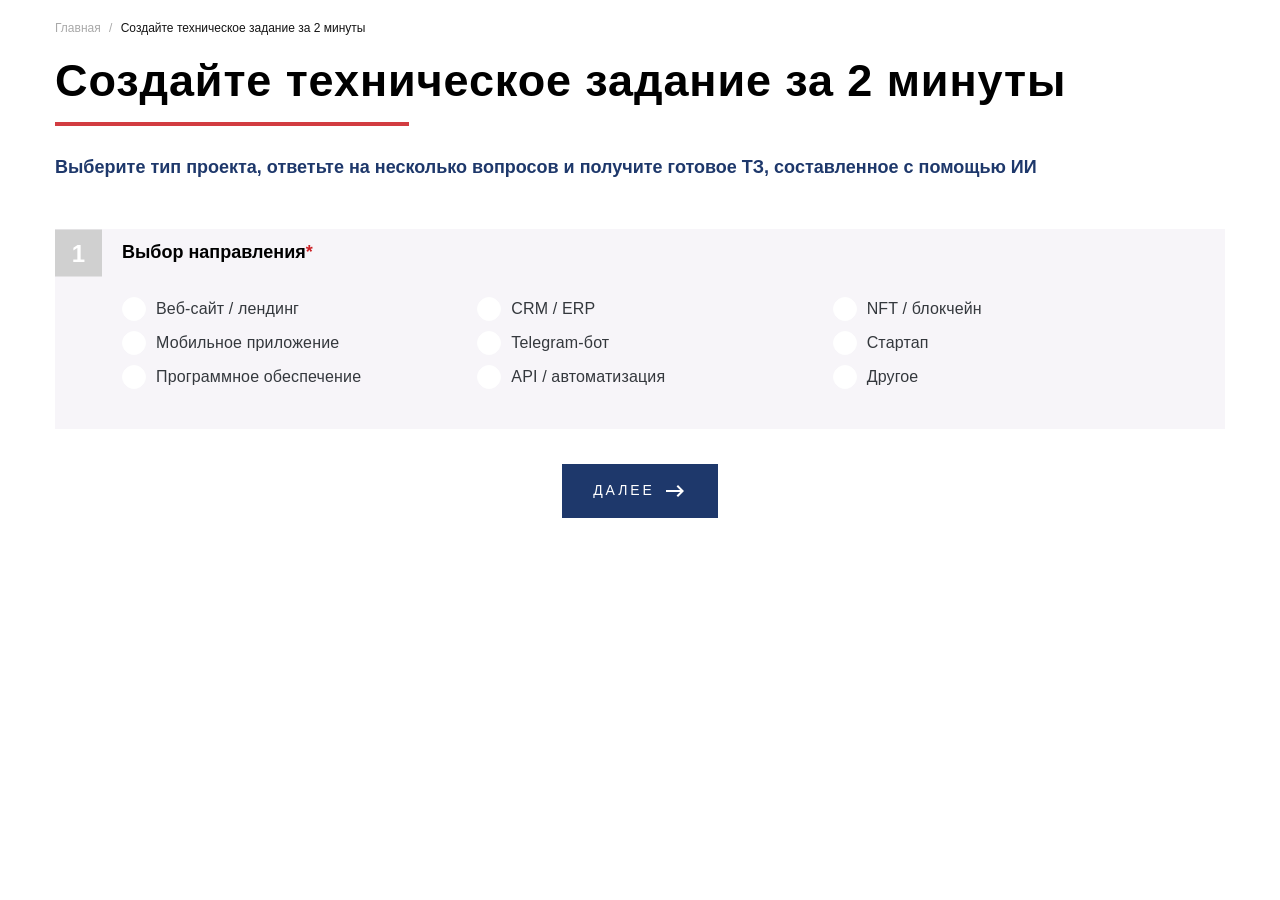
<file: form.html>
<!DOCTYPE html>
<html lang="ru">
    <head>
        <meta http-equiv="Content-Type" content="text/html; charset=UTF-8" />

        <title>Блог</title>
        <meta name="title" content="Блог" />
        <meta property="og:title" content="Блог" />

        <meta name="description" content="Блог" />
        <meta property="og:description" content="Блог" />
        <meta http-equiv="X-UA-Compatible" content="IE=edge" />

        <meta name="viewport" content="width=device-width, initial-scale=1.0" />
        <link rel="preconnect" href="https://fonts.googleapis.com/" />
        <!-- <link rel="preconnect" href="https://fonts.gstatic.com/" crossorigin=""> -->
        <!-- <link href="./index_files/css2" rel="stylesheet"> -->
        <!-- <link href="./index_files/css2(1)" rel="stylesheet"> -->
        <!-- <link href="./index_files/css2(2)" rel="stylesheet"> -->

        <!-- <link rel="stylesheet" href="./index_files/font.css"> -->
        <!-- <link rel="stylesheet" href="./index_files/animate.min.css"> -->
        <!-- <link rel="stylesheet" href="./index_files/slick.css"> -->
        <!-- <link rel="stylesheet" href="./index_files/slick-theme.css"> -->

        <script src="./index_files/swiper-bundle.min.js"></script>

        <script src="./js/scripts.js" defer></script>

        <link rel="stylesheet" href="./index_files/reset.css" />
        <link rel="stylesheet" href="./index_files/style.css" />
        <link rel="stylesheet" href="./index_files/style(1).css" />
        <link rel="stylesheet" href="./index_files/style(2).css" />
        <link rel="stylesheet" href="./index_files/style(3).css" />
        <link rel="stylesheet" href="./index_files/swiper-bundle.min.css" />
        <link rel="stylesheet" href="./css/style.css" />
    </head>
    <body>
        <div class="wrap wrap-open-sans">
            <!--page-full-->
            <div class="page-full">
                <div class="container">
                    <!--breadcrumbs-box-->
                    <div class="breadcrumbs-box">
                        <ol class="menu">
                            <li><a href="">Главная</a></li>
                            <li><a href="">Создайте техническое задание за 2 минуты</a></li>
                        </ol>
                    </div>
                    <!--/breadcrumbs-box-->

                    <!--title-box-->
                    <div class="title-box">
                        <h1 class="section-title title-main">Создайте техническое задание за 2 минуты</h1>
                    </div>
                    <!--/title-box-->

                    <!--main-form-box-->
                    <div class="main-form-box">
                        <div class="title-inner-wrap">
                            <div class="section-title">
                                Выберите тип проекта, ответьте на несколько вопросов и получите готовое ТЗ, составленное
                                с помощью ИИ
                            </div>
                        </div>

                        <!--frm-section-wrap-->
                        <div class="frm-section-wrap section-main">
                            <div class="frm-section-title">
                                <div class="elm-number">1</div>
                                <div class="frm-title frm-req">Выбор направления</div>
                            </div>
                            <div class="frm-section-content">
                                <div class="frm-row">
                                    <div class="frm-field field-selects-main">
                                        <div class="frm-select">
                                            <input type="radio" name="select-main" id="main01" data-content="form01" />
                                            <label for="main01">Веб-сайт / лендинг</label>
                                        </div>
                                        <div class="frm-select">
                                            <input type="radio" name="select-main" id="main02" data-content="form02" />
                                            <label for="main02">Мобильное приложение</label>
                                        </div>
                                        <div class="frm-select">
                                            <input type="radio" name="select-main" id="main03" data-content="form03" />
                                            <label for="main03">Программное обеспечение</label>
                                        </div>
                                        <div class="frm-select">
                                            <input type="radio" name="select-main" id="main04" data-content="form04" />
                                            <label for="main04">CRM / ERP</label>
                                        </div>
                                        <div class="frm-select">
                                            <input type="radio" name="select-main" id="main05" data-content="form05" />
                                            <label for="main05">Telegram-бот</label>
                                        </div>
                                        <div class="frm-select">
                                            <input type="radio" name="select-main" id="main06" data-content="form06" />
                                            <label for="main06">API / автоматизация</label>
                                        </div>
                                        <div class="frm-select">
                                            <input type="radio" name="select-main" id="main07" data-content="form07" />
                                            <label for="main07">NFT / блокчейн</label>
                                        </div>
                                        <div class="frm-select">
                                            <input type="radio" name="select-main" id="main08" data-content="form08" />
                                            <label for="main08">Стартап</label>
                                        </div>
                                        <div class="frm-select">
                                            <input type="radio" name="select-main" id="main09" data-content="form09" />
                                            <label for="main09">Другое</label>
                                        </div>
                                    </div>
                                </div>
                            </div>
                        </div>
                        <!--/frm-section-wrap-->

                        <!--frm-section-wrap-->
                        <form action="/" class="frm-section-wrap frm-content" data-content="form01" id="form01">
                            <div class="frm-section-title">
                                <div class="elm-number">2</div>
                                <div class="frm-title frm-req">Общие сведения</div>
                            </div>
                            <div class="frm-section-content">
                                <div class="frm-row">
                                    <div class="frm-field">
                                        <div class="field-title">Название проекта</div>
                                        <div class="frm-field-input">
                                            <input type="text" class="form-input" placeholder="" />
                                        </div>
                                    </div>
                                </div>
                                <div class="frm-row">
                                    <div class="frm-field">
                                        <div class="field-title">Цель</div>
                                        <div class="frm-field-input">
                                            <textarea class="form-input" placeholder="" maxlength="500"></textarea>
                                        </div>
                                    </div>
                                </div>
                                <div class="frm-row">
                                    <div class="frm-field">
                                        <div class="field-title">Целевая аудитория</div>
                                        <div class="frm-field-input">
                                            <input type="text" class="form-input" placeholder="" />
                                        </div>
                                    </div>
                                </div>
                                <div class="frm-row">
                                    <div class="frm-field">
                                        <div class="field-title">Ключевые функции / требования</div>
                                        <div class="frm-field-input">
                                            <input type="text" class="form-input" placeholder="" />
                                        </div>
                                    </div>
                                </div>
                                <div class="frm-row">
                                    <div class="frm-field">
                                        <div class="field-title">Платформы / устройства — где будет работать?</div>
                                        <div class="frm-select-columns col-4">
                                            <div class="frm-select">
                                                <input type="checkbox" name="select01-01" id="select01-01-01" checked />
                                                <label for="select01-01-01">Web</label>
                                            </div>
                                            <div class="frm-select">
                                                <input type="checkbox" name="select01-01" id="select01-01-02" />
                                                <label for="select01-01-02">iOS</label>
                                            </div>
                                            <div class="frm-select">
                                                <input type="checkbox" name="select01-01" id="select01-01-03" />
                                                <label for="select01-01-03">Android</label>
                                            </div>
                                            <div class="frm-select">
                                                <input type="checkbox" name="select01-01" id="select01-01-04" />
                                                <label for="select01-01-04">ПК</label>
                                            </div>
                                        </div>
                                    </div>
                                </div>
                                <div class="frm-row">
                                    <div class="frm-field">
                                        <div class="field-title">
                                            Интеграции — с какими системами нужно взаимодействовать?
                                        </div>
                                        <div class="frm-select-columns col-5">
                                            <div class="frm-select">
                                                <input type="checkbox" name="select01-02" id="select01-02-05" checked />
                                                <label for="select01-02-05">CRM</label>
                                            </div>
                                            <div class="frm-select">
                                                <input type="checkbox" name="select01-02" id="select01-02-06" />
                                                <label for="select01-02-06">1С</label>
                                            </div>
                                            <div class="frm-select">
                                                <input type="checkbox" name="select01-02" id="select01-02-07" />
                                                <label for="select01-02-07">Telegram</label>
                                            </div>
                                            <div class="frm-select">
                                                <input type="checkbox" name="select01-02" id="select01-02-08" />
                                                <label for="select01-02-08">Макс</label>
                                            </div>
                                            <div class="frm-select">
                                                <input type="checkbox" name="select01-02" id="select01-02-09" />
                                                <label for="select01-02-09">Другое</label>
                                            </div>
                                        </div>
                                    </div>
                                </div>
                            </div>

                            <div class="frm-section-title">
                                <div class="elm-number">3</div>
                                <div class="frm-title frm-req">Тип сайта</div>
                            </div>
                            <div class="frm-section-content">
                                <div class="frm-row">
                                    <div class="frm-field">
                                        <div class="frm-select-columns">
                                            <div class="frm-select">
                                                <input type="radio" name="select01-03" id="select01-03-10" checked />
                                                <label for="select01-03-10">Корпоративный</label>
                                            </div>
                                            <div class="frm-select">
                                                <input type="radio" name="select01-03" id="select01-03-11" />
                                                <label for="select01-03-11">Каталог</label>
                                            </div>
                                            <div class="frm-select">
                                                <input type="radio" name="select01-03" id="select01-03-12" />
                                                <label for="select01-03-12">Интернет магазин</label>
                                            </div>
                                            <div class="frm-select">
                                                <input type="radio" name="select01-03" id="select01-03-13" />
                                                <label for="select01-03-13">Лендинг</label>
                                            </div>
                                            <div class="frm-select">
                                                <input type="radio" name="select01-03" id="select01-03-14" />
                                                <label for="select01-03-14">Портал</label>
                                            </div>
                                        </div>
                                    </div>
                                </div>
                            </div>

                            <div class="frm-section-title">
                                <div class="elm-number">4</div>
                                <div class="frm-title frm-req">Есть ли брендбук / фирменный стиль?</div>
                            </div>
                            <div class="frm-section-content">
                                <div class="frm-row">
                                    <div class="frm-field">
                                        <div class="frm-select-columns">
                                            <div class="frm-select">
                                                <input type="radio" name="select01-04" id="select01-04-15" checked />
                                                <label for="select01-04-15">Есть, предоставим</label>
                                            </div>
                                            <div class="frm-select">
                                                <input type="radio" name="select01-04" id="select01-04-16" />
                                                <label for="select01-04-16">Требуется</label>
                                            </div>
                                            <div class="frm-select">
                                                <input type="radio" name="select01-04" id="select01-04-17" />
                                                <label for="select01-04-17">Не требуется</label>
                                            </div>
                                        </div>
                                    </div>
                                </div>
                            </div>

                            <div class="frm-section-title">
                                <div class="elm-number">5</div>
                                <div class="frm-title frm-req">
                                    Контент: будете предоставлять сами или нужна помощь?
                                </div>
                            </div>
                            <div class="frm-section-content">
                                <div class="frm-row">
                                    <div class="frm-field">
                                        <div class="frm-select-columns">
                                            <div class="frm-select">
                                                <input type="radio" name="select01-05" id="select01-05-18" checked />
                                                <label for="select01-05-18">Есть, предоставим</label>
                                            </div>
                                            <div class="frm-select">
                                                <input type="radio" name="select01-05" id="select01-05-19" />
                                                <label for="select01-05-19">Требуется</label>
                                            </div>
                                            <div class="frm-select">
                                                <input type="radio" name="select01-05" id="select01-05-20" />
                                                <label for="select01-05-20">Не требуется</label>
                                            </div>
                                        </div>
                                    </div>
                                </div>
                            </div>

                            <div class="frm-section-title">
                                <div class="elm-number">6</div>
                                <div class="frm-title frm-req">SEO: нужна ли оптимизация под поисковики?</div>
                            </div>
                            <div class="frm-section-content">
                                <div class="frm-row">
                                    <div class="frm-field">
                                        <div class="frm-select-columns col-4">
                                            <div class="frm-select">
                                                <input type="radio" name="select01-06" id="select01-06-21" checked />
                                                <label for="select01-06-21">Требуется</label>
                                            </div>
                                            <div class="frm-select">
                                                <input type="radio" name="select01-06" id="select01-06-22" />
                                                <label for="select01-06-22">Не требуется</label>
                                            </div>
                                        </div>
                                    </div>
                                </div>
                            </div>

                            <div class="frm-section-title">
                                <div class="elm-number">7</div>
                                <div class="frm-title">Сроки запуска</div>
                            </div>
                            <div class="frm-section-content">
                                <div class="frm-row">
                                    <div class="frm-field">
                                        <div class="frm-select-columns col-4">
                                            <div class="frm-select">
                                                <input type="radio" name="select01-07" id="select01-07-23" checked />
                                                <label for="select01-07-23">Срочно</label>
                                            </div>
                                            <div class="frm-select">
                                                <input type="radio" name="select01-07" id="select01-07-24" />
                                                <label for="select01-07-24">Через 1-2 месяца</label>
                                            </div>
                                            <div class="frm-select">
                                                <input type="radio" name="select01-07" id="select01-07-25" />
                                                <label for="select01-07-25">Через 3-4 месяца</label>
                                            </div>
                                            <div class="frm-select">
                                                <input type="radio" name="select01-07" id="select01-07-26" />
                                                <label for="select01-07-26">Не важно</label>
                                            </div>
                                        </div>
                                    </div>
                                </div>
                            </div>

                            <div class="frm-section-row">
                                <div class="frm-section-title">
                                    <div class="elm-number">8</div>
                                    <div class="frm-title">Бюджет</div>
                                </div>
                                <div class="frm-section-content">
                                    <div class="frm-row">
                                        <div class="frm-field">
                                            <div class="frm-field-input field-range">
                                                <div class="field-range-row">
                                                    <div class="field-range-title">от</div>
                                                    <div class="field-range-input">
                                                        <input type="text" class="form-input" />
                                                    </div>
                                                </div>
                                                <div class="field-range-row">
                                                    <div class="field-range-title">до</div>
                                                    <div class="field-range-input">
                                                        <input type="text" class="form-input" />
                                                    </div>
                                                </div>
                                            </div>
                                        </div>
                                    </div>
                                </div>
                            </div>
                        </form>
                        <!--/frm-section-wrap-->
                        <!--frm-section-submit-->
                        <div class="frm-section-submit frm-content" data-content="form01">
                            <div class="frm-row-submit">
                                <div class="frm-field">
                                    <button type="reset" form="form01" class="button button-link">
                                        <span class="button-title">Очистить форму</span>
                                    </button>
                                </div>
                                <div class="frm-field">
                                    <button type="submit" form="form01" class="button button-arrow-next">
                                        <span class="button-title">Сгенерировать ТЗ</span>
                                    </button>
                                </div>
                            </div>
                        </div>
                        <!--/frm-section-submit-->

                        <!--frm-section-wrap-->
                        <form action="/" class="frm-section-wrap frm-content" data-content="form02" id="form02">
                            <div class="frm-section-title">
                                <div class="elm-number">2</div>
                                <div class="frm-title frm-req">Общие сведения</div>
                            </div>
                            <div class="frm-section-content">
                                <div class="frm-row">
                                    <div class="frm-field">
                                        <div class="field-title">Название проекта</div>
                                        <div class="frm-field-input">
                                            <input type="text" class="form-input" placeholder="" />
                                        </div>
                                    </div>
                                </div>
                                <div class="frm-row">
                                    <div class="frm-field">
                                        <div class="field-title">Цель</div>
                                        <div class="frm-field-input">
                                            <textarea class="form-input" placeholder="" maxlength="500"></textarea>
                                        </div>
                                    </div>
                                </div>
                                <div class="frm-row">
                                    <div class="frm-field">
                                        <div class="field-title">Целевая аудитория</div>
                                        <div class="frm-field-input">
                                            <input type="text" class="form-input" placeholder="" />
                                        </div>
                                    </div>
                                </div>
                                <div class="frm-row">
                                    <div class="frm-field">
                                        <div class="field-title">Ключевые функции / требования</div>
                                        <div class="frm-field-input">
                                            <input type="text" class="form-input" placeholder="" />
                                        </div>
                                    </div>
                                </div>
                                <div class="frm-row">
                                    <div class="frm-field">
                                        <div class="field-title">Платформы / устройства — где будет работать?</div>
                                        <div class="frm-select-columns col-4">
                                            <div class="frm-select">
                                                <input type="checkbox" name="select02-01" id="select02-01-01" checked />
                                                <label for="select02-01-01">iOS</label>
                                            </div>
                                            <div class="frm-select">
                                                <input type="checkbox" name="select02-01" id="select02-01-02" />
                                                <label for="select02-01-02">Android</label>
                                            </div>
                                            <div class="frm-select">
                                                <input type="checkbox" name="select02-01" id="select02-01-03" />
                                                <label for="select02-01-03">Обе</label>
                                            </div>
                                        </div>
                                    </div>
                                </div>
                                <div class="frm-row">
                                    <div class="frm-field">
                                        <div class="field-title">
                                            Интеграции — с какими системами нужно взаимодействовать?
                                        </div>
                                        <div class="frm-select-columns col-5">
                                            <div class="frm-select">
                                                <input type="checkbox" name="select02-02" id="select02-02-01" checked />
                                                <label for="select02-02-01">CRM</label>
                                            </div>
                                            <div class="frm-select">
                                                <input type="checkbox" name="select02-02" id="select02-02-02" />
                                                <label for="select02-02-02">1С</label>
                                            </div>
                                            <div class="frm-select">
                                                <input type="checkbox" name="select02-02" id="select02-02-03" />
                                                <label for="select02-02-03">Telegram</label>
                                            </div>
                                            <div class="frm-select">
                                                <input type="checkbox" name="select02-02" id="select02-02-04" />
                                                <label for="select02-02-04">Макс</label>
                                            </div>
                                            <div class="frm-select">
                                                <input type="checkbox" name="select02-02" id="select02-02-05" />
                                                <label for="select02-02-05">Другое</label>
                                            </div>
                                        </div>
                                    </div>
                                </div>
                            </div>

                            <div class="frm-section-title">
                                <div class="elm-number">3</div>
                                <div class="frm-title frm-req">Авторизация</div>
                            </div>
                            <div class="frm-section-content">
                                <div class="frm-row">
                                    <div class="frm-field">
                                        <div class="frm-select-columns col-4">
                                            <div class="frm-select">
                                                <input type="checkbox" name="select02-03" id="select02-03-01" checked />
                                                <label for="select02-03-01">Еmail</label>
                                            </div>
                                            <div class="frm-select">
                                                <input type="checkbox" name="select02-03" id="select02-03-02" />
                                                <label for="select02-03-02">Телефон</label>
                                            </div>
                                            <div class="frm-select">
                                                <input type="checkbox" name="select02-03" id="select02-03-03" />
                                                <label for="select02-03-03">Соцсети</label>
                                            </div>
                                            <div class="frm-select">
                                                <input type="checkbox" name="select02-03" id="select02-03-04" />
                                                <label for="select02-03-04">Биометрия</label>
                                            </div>
                                        </div>
                                    </div>
                                </div>
                            </div>

                            <div class="frm-section-title">
                                <div class="elm-number">4</div>
                                <div class="frm-title frm-req">Офлайн-режим</div>
                            </div>
                            <div class="frm-section-content">
                                <div class="frm-row">
                                    <div class="frm-field">
                                        <div class="frm-select-columns col-2">
                                            <div class="frm-select">
                                                <input type="radio" name="select02-04" id="select02-04-01" checked />
                                                <label for="select02-04-01">Требуется</label>
                                            </div>
                                            <div class="frm-select">
                                                <input type="radio" name="select02-04" id="select02-04-02" />
                                                <label for="select02-04-02">Не требуется</label>
                                            </div>
                                        </div>
                                    </div>
                                </div>
                            </div>

                            <div class="frm-section-title">
                                <div class="elm-number">5</div>
                                <div class="frm-title frm-req">Push-уведомления</div>
                            </div>
                            <div class="frm-section-content">
                                <div class="frm-row">
                                    <div class="frm-field">
                                        <div class="frm-select-columns col-2">
                                            <div class="frm-select">
                                                <input type="radio" name="select02-05" id="select02-05-01" checked />
                                                <label for="select02-05-01">Требуется</label>
                                            </div>
                                            <div class="frm-select">
                                                <input type="radio" name="select02-05" id="select02-05-02" />
                                                <label for="select02-05-02">Не требуется</label>
                                            </div>
                                        </div>
                                    </div>
                                </div>
                            </div>

                            <div class="frm-section-title">
                                <div class="elm-number">6</div>
                                <div class="frm-title frm-req">Геолокация</div>
                            </div>
                            <div class="frm-section-content">
                                <div class="frm-row">
                                    <div class="frm-field">
                                        <div class="frm-select-columns col-2">
                                            <div class="frm-select">
                                                <input type="radio" name="select02-06" id="select02-06-01" checked />
                                                <label for="select02-06-01">Используется</label>
                                            </div>
                                            <div class="frm-select">
                                                <input type="radio" name="select02-06" id="select02-06-02" />
                                                <label for="select02-06-02">Не используется</label>
                                            </div>
                                        </div>
                                    </div>
                                </div>
                            </div>

                            <div class="frm-section-title">
                                <div class="elm-number">7</div>
                                <div class="frm-title frm-req">Платежи в приложении</div>
                            </div>
                            <div class="frm-section-content">
                                <div class="frm-row">
                                    <div class="frm-field">
                                        <div class="frm-select-columns">
                                            <div class="frm-select">
                                                <input type="checkbox" name="select02-07" id="select02-07-01" checked />
                                                <label for="select02-07-01">Через App Store</label>
                                            </div>
                                            <div class="frm-select">
                                                <input type="checkbox" name="select02-07" id="select02-07-02" />
                                                <label for="select02-07-02">Через Google Pay</label>
                                            </div>
                                            <div class="frm-select">
                                                <input type="checkbox" name="select02-07" id="select02-07-03" />
                                                <label for="select02-07-03">Через внешние системы</label>
                                            </div>
                                        </div>
                                    </div>
                                </div>
                            </div>

                            <div class="frm-section-title">
                                <div class="elm-number">8</div>
                                <div class="frm-title frm-req">Админка: нужна ли панель управления?</div>
                            </div>
                            <div class="frm-section-content">
                                <div class="frm-row">
                                    <div class="frm-field">
                                        <div class="frm-select-columns col-2">
                                            <div class="frm-select">
                                                <input type="radio" name="select02-08" id="select02-08-01" checked />
                                                <label for="select02-08-01">Требуется</label>
                                            </div>
                                            <div class="frm-select">
                                                <input type="radio" name="select02-08" id="select02-08-02" />
                                                <label for="select02-08-02">Не требуется</label>
                                            </div>
                                        </div>
                                    </div>
                                </div>
                            </div>

                            <div class="frm-section-title">
                                <div class="elm-number">9</div>
                                <div class="frm-title">Сроки запуска</div>
                            </div>
                            <div class="frm-section-content">
                                <div class="frm-row">
                                    <div class="frm-field">
                                        <div class="frm-select-columns col-4">
                                            <div class="frm-select">
                                                <input type="radio" name="select02-09" id="select02-09-01" checked />
                                                <label for="select02-09-01">Срочно</label>
                                            </div>
                                            <div class="frm-select">
                                                <input type="radio" name="select02-09" id="select02-09-02" />
                                                <label for="select02-09-02">Через 1-2 месяца</label>
                                            </div>
                                            <div class="frm-select">
                                                <input type="radio" name="select02-09" id="select02-09-03" />
                                                <label for="select02-09-03">Через 3-4 месяца</label>
                                            </div>
                                            <div class="frm-select">
                                                <input type="radio" name="select02-09" id="select02-09-04" />
                                                <label for="select02-09-04">Не важно</label>
                                            </div>
                                        </div>
                                    </div>
                                </div>
                            </div>

                            <div class="frm-section-row">
                                <div class="frm-section-title">
                                    <div class="elm-number">10</div>
                                    <div class="frm-title">Бюджет</div>
                                </div>
                                <div class="frm-section-content">
                                    <div class="frm-row">
                                        <div class="frm-field">
                                            <div class="frm-field-input field-range">
                                                <div class="field-range-row">
                                                    <div class="field-range-title">от</div>
                                                    <div class="field-range-input">
                                                        <input type="text" class="form-input" />
                                                    </div>
                                                </div>
                                                <div class="field-range-row">
                                                    <div class="field-range-title">до</div>
                                                    <div class="field-range-input">
                                                        <input type="text" class="form-input" />
                                                    </div>
                                                </div>
                                            </div>
                                        </div>
                                    </div>
                                </div>
                            </div>
                        </form>
                        <!--/frm-section-wrap-->
                        <!--frm-section-submit-->
                        <div class="frm-section-submit frm-content" data-content="form02">
                            <div class="frm-row-submit">
                                <div class="frm-field">
                                    <button type="reset" form="form02" class="button button-link">
                                        <span class="button-title">Очистить форму</span>
                                    </button>
                                </div>
                                <div class="frm-field">
                                    <button type="submit" form="form02" class="button button-arrow-next">
                                        <span class="button-title">Сгенерировать ТЗ</span>
                                    </button>
                                </div>
                            </div>
                        </div>
                        <!--/frm-section-submit-->

                        <!--frm-section-wrap-->
                        <form action="/" class="frm-section-wrap frm-content" data-content="form03" id="form03">
                            <div class="frm-section-title">
                                <div class="elm-number">2</div>
                                <div class="frm-title frm-req">Общие сведения</div>
                            </div>
                            <div class="frm-section-content">
                                <div class="frm-row">
                                    <div class="frm-field">
                                        <div class="field-title">Название проекта</div>
                                        <div class="frm-field-input">
                                            <input type="text" class="form-input" placeholder="" />
                                        </div>
                                    </div>
                                </div>
                                <div class="frm-row">
                                    <div class="frm-field">
                                        <div class="field-title">Цель</div>
                                        <div class="frm-field-input">
                                            <textarea class="form-input" placeholder="" maxlength="500"></textarea>
                                        </div>
                                    </div>
                                </div>
                                <div class="frm-row">
                                    <div class="frm-field">
                                        <div class="field-title">Целевая аудитория</div>
                                        <div class="frm-field-input">
                                            <input type="text" class="form-input" placeholder="" />
                                        </div>
                                    </div>
                                </div>
                                <div class="frm-row">
                                    <div class="frm-field">
                                        <div class="field-title">Ключевые функции / требования</div>
                                        <div class="frm-field-input">
                                            <input type="text" class="form-input" placeholder="" />
                                        </div>
                                    </div>
                                </div>
                                <div class="frm-row">
                                    <div class="frm-field">
                                        <div class="field-title">Тип ПО</div>
                                        <div class="frm-select-columns col-4">
                                            <div class="frm-select">
                                                <input type="checkbox" name="select03-01" id="select03-01-01" checked />
                                                <label for="select03-01-01">Десктоп</label>
                                            </div>
                                            <div class="frm-select">
                                                <input type="checkbox" name="select03-01" id="select03-01-02" />
                                                <label for="select03-01-02">Веб-приложение</label>
                                            </div>
                                            <div class="frm-select">
                                                <input type="checkbox" name="select03-01" id="select03-01-03" />
                                                <label for="select03-01-03">Серверное решение</label>
                                            </div>
                                        </div>
                                    </div>
                                </div>
                                <div class="frm-row">
                                    <div class="frm-field">
                                        <div class="field-title">Тип ОС</div>
                                        <div class="frm-select-columns col-4">
                                            <div class="frm-select">
                                                <input type="checkbox" name="select03-00" id="select03-00-01" checked />
                                                <label for="select03-00-01">Windows</label>
                                            </div>
                                            <div class="frm-select">
                                                <input type="checkbox" name="select03-00" id="select03-00-02" />
                                                <label for="select03-00-02">МacOS</label>
                                            </div>
                                            <div class="frm-select">
                                                <input type="checkbox" name="select03-00" id="select03-00-03" />
                                                <label for="select03-00-03">Linux</label>
                                            </div>
                                            <div class="frm-select">
                                                <input type="checkbox" name="select03-00" id="select03-00-04" />
                                                <label for="select03-00-04">Кроссплатформенное</label>
                                            </div>
                                        </div>
                                    </div>
                                </div>
                                <div class="frm-row">
                                    <div class="frm-field">
                                        <div class="field-title">
                                            Интеграции — с какими системами нужно взаимодействовать?
                                        </div>
                                        <div class="frm-select-columns col-5">
                                            <div class="frm-select">
                                                <input type="checkbox" name="select03-02" id="select03-02-01" checked />
                                                <label for="select03-02-01">CRM</label>
                                            </div>
                                            <div class="frm-select">
                                                <input type="checkbox" name="select03-02" id="select03-02-02" />
                                                <label for="select03-02-02">1С</label>
                                            </div>
                                            <div class="frm-select">
                                                <input type="checkbox" name="select03-02" id="select03-02-03" />
                                                <label for="select03-02-03">Telegram</label>
                                            </div>
                                            <div class="frm-select">
                                                <input type="checkbox" name="select03-02" id="select03-02-04" />
                                                <label for="select03-02-04">Макс</label>
                                            </div>
                                            <div class="frm-select">
                                                <input type="checkbox" name="select03-02" id="select03-02-05" />
                                                <label for="select03-02-05">Другое</label>
                                            </div>
                                        </div>
                                    </div>
                                </div>
                            </div>

                            <div class="frm-section-title">
                                <div class="elm-number">3</div>
                                <div class="frm-title frm-req">Права доступа: нужны ли роли пользователей?</div>
                            </div>
                            <div class="frm-section-content">
                                <div class="frm-row">
                                    <div class="frm-field">
                                        <div class="frm-select-columns">
                                            <div class="frm-select">
                                                <input type="radio" name="select03-03" id="select03-03-01" checked />
                                                <label for="select03-03-01">Требуется</label>
                                            </div>
                                            <div class="frm-select">
                                                <input type="radio" name="select03-03" id="select03-03-02" />
                                                <label for="select03-03-02">Не требуется</label>
                                            </div>
                                        </div>
                                    </div>
                                </div>
                            </div>

                            <div class="frm-section-title">
                                <div class="elm-number">4</div>
                                <div class="frm-title frm-req">Отчёты / экспорт:</div>
                            </div>
                            <div class="frm-section-content">
                                <div class="frm-row">
                                    <div class="frm-field">
                                        <div class="frm-select-columns">
                                            <div class="frm-select">
                                                <input type="checkbox" name="select03-04" id="select03-04-01" checked />
                                                <label for="select03-04-01">Excel</label>
                                            </div>
                                            <div class="frm-select">
                                                <input type="checkbox" name="select03-04" id="select03-04-02" />
                                                <label for="select03-04-02">PDF</label>
                                            </div>
                                            <div class="frm-select">
                                                <input type="checkbox" name="select03-04" id="select03-04-03" />
                                                <label for="select03-04-03">API</label>
                                            </div>
                                        </div>
                                    </div>
                                </div>
                            </div>

                            <div class="frm-section-title">
                                <div class="elm-number">5</div>
                                <div class="frm-title">Сроки запуска</div>
                            </div>
                            <div class="frm-section-content">
                                <div class="frm-row">
                                    <div class="frm-field">
                                        <div class="frm-select-columns col-4">
                                            <div class="frm-select">
                                                <input type="radio" name="select03-06" id="select03-06-01" checked />
                                                <label for="select03-06-01">Срочно</label>
                                            </div>
                                            <div class="frm-select">
                                                <input type="radio" name="select03-06" id="select03-06-02" />
                                                <label for="select03-06-02">Через 1-2 месяца</label>
                                            </div>
                                            <div class="frm-select">
                                                <input type="radio" name="select03-06" id="select03-06-03" />
                                                <label for="select03-06-03">Через 3-4 месяца</label>
                                            </div>
                                            <div class="frm-select">
                                                <input type="radio" name="select03-06" id="select03-06-04" />
                                                <label for="select03-06-04">Не важно</label>
                                            </div>
                                        </div>
                                    </div>
                                </div>
                            </div>

                            <div class="frm-section-row">
                                <div class="frm-section-title">
                                    <div class="elm-number">6</div>
                                    <div class="frm-title">Бюджет</div>
                                </div>
                                <div class="frm-section-content">
                                    <div class="frm-row">
                                        <div class="frm-field">
                                            <div class="frm-field-input field-range">
                                                <div class="field-range-row">
                                                    <div class="field-range-title">от</div>
                                                    <div class="field-range-input">
                                                        <input type="text" class="form-input" />
                                                    </div>
                                                </div>
                                                <div class="field-range-row">
                                                    <div class="field-range-title">до</div>
                                                    <div class="field-range-input">
                                                        <input type="text" class="form-input" />
                                                    </div>
                                                </div>
                                            </div>
                                        </div>
                                    </div>
                                </div>
                            </div>
                        </form>
                        <!--/frm-section-wrap-->
                        <!--frm-section-submit-->
                        <div class="frm-section-submit frm-content" data-content="form03">
                            <div class="frm-row-submit">
                                <div class="frm-field">
                                    <button type="reset" form="form03" class="button button-link">
                                        <span class="button-title">Очистить форму</span>
                                    </button>
                                </div>
                                <div class="frm-field">
                                    <button type="submit" form="form03" class="button button-arrow-next">
                                        <span class="button-title">Сгенерировать ТЗ</span>
                                    </button>
                                </div>
                            </div>
                        </div>
                        <!--/frm-section-submit-->

                        <!--frm-section-wrap-->
                        <form action="/" class="frm-section-wrap frm-content" data-content="form04" id="form04">
                            <div class="frm-section-title">
                                <div class="elm-number">2</div>
                                <div class="frm-title frm-req">Общие сведения</div>
                            </div>
                            <div class="frm-section-content">
                                <div class="frm-row">
                                    <div class="frm-field">
                                        <div class="field-title">Название проекта</div>
                                        <div class="frm-field-input">
                                            <input type="text" class="form-input" placeholder="" />
                                        </div>
                                    </div>
                                </div>
                                <div class="frm-row">
                                    <div class="frm-field">
                                        <div class="field-title">Цель</div>
                                        <div class="frm-field-input">
                                            <textarea class="form-input" placeholder="" maxlength="500"></textarea>
                                        </div>
                                    </div>
                                </div>
                                <div class="frm-row">
                                    <div class="frm-field">
                                        <div class="field-title">Целевая аудитория</div>
                                        <div class="frm-field-input">
                                            <input type="text" class="form-input" placeholder="" />
                                        </div>
                                    </div>
                                </div>
                                <div class="frm-row">
                                    <div class="frm-field">
                                        <div class="field-title">Ключевые функции / требования</div>
                                        <div class="frm-field-input">
                                            <input type="text" class="form-input" placeholder="" />
                                        </div>
                                    </div>
                                </div>
                                <div class="frm-row">
                                    <div class="frm-field">
                                        <div class="field-title">Платформы / устройства — где будет работать?</div>
                                        <div class="frm-select-columns col-4">
                                            <div class="frm-select">
                                                <input type="checkbox" name="select04-01" id="select04-01-01" checked />
                                                <label for="select04-01-01">Web</label>
                                            </div>
                                            <div class="frm-select">
                                                <input type="checkbox" name="select04-01" id="select04-01-02" />
                                                <label for="select04-01-02">iOS</label>
                                            </div>
                                            <div class="frm-select">
                                                <input type="checkbox" name="select04-01" id="select04-01-03" />
                                                <label for="select04-01-03">Android</label>
                                            </div>
                                            <div class="frm-select">
                                                <input type="checkbox" name="select04-01" id="select04-01-04" />
                                                <label for="select04-01-04">ПК</label>
                                            </div>
                                        </div>
                                    </div>
                                </div>
                                <div class="frm-row">
                                    <div class="frm-field">
                                        <div class="field-title">
                                            Интеграции — с какими системами нужно взаимодействовать?
                                        </div>
                                        <div class="frm-select-columns col-5">
                                            <div class="frm-select">
                                                <input type="checkbox" name="select04-02" id="select04-02-01" checked />
                                                <label for="select04-02-01">Почта</label>
                                            </div>
                                            <div class="frm-select">
                                                <input type="checkbox" name="select04-02" id="select04-02-02" />
                                                <label for="select04-02-02">1С</label>
                                            </div>
                                            <div class="frm-select">
                                                <input type="checkbox" name="select04-02" id="select04-02-03" />
                                                <label for="select04-02-03">Telegram</label>
                                            </div>
                                            <div class="frm-select">
                                                <input type="checkbox" name="select04-02" id="select04-02-04" />
                                                <label for="select04-02-04">Макс</label>
                                            </div>
                                            <div class="frm-select">
                                                <input type="checkbox" name="select04-02" id="select04-02-05" />
                                                <label for="select04-02-05">IP-телефония</label>
                                            </div>
                                        </div>
                                    </div>
                                </div>
                            </div>

                            <div class="frm-section-row">
                                <div class="frm-section-title">
                                    <div class="elm-number">3</div>
                                    <div class="frm-title frm-req">Кол-во пользователей</div>
                                </div>
                                <div class="frm-section-content">
                                    <div class="frm-row">
                                        <div class="frm-field">
                                            <div class="frm-field-input field-range">
                                                <div class="field-range-row">
                                                    <div class="field-range-input">
                                                        <input type="text" class="form-input" />
                                                    </div>
                                                </div>
                                            </div>
                                        </div>
                                    </div>
                                </div>
                            </div>

                            <div class="frm-section-title">
                                <div class="elm-number">4</div>
                                <div class="frm-title frm-req">Этапы воронки продаж</div>
                            </div>
                            <div class="frm-section-content">
                                <div class="frm-row">
                                    <div class="frm-field">
                                        <div class="frm-field-input">
                                            <input type="text" class="form-input" placeholder="" />
                                        </div>
                                    </div>
                                </div>
                            </div>

                            <div class="frm-section-title">
                                <div class="elm-number">5</div>
                                <div class="frm-title frm-req">Источники лидов</div>
                            </div>
                            <div class="frm-section-content">
                                <div class="frm-row">
                                    <div class="frm-field">
                                        <div class="frm-select-columns col-4">
                                            <div class="frm-select">
                                                <input type="checkbox" name="select04-03" id="select04-03-01" checked />
                                                <label for="select04-03-01">Сайт</label>
                                            </div>
                                            <div class="frm-select">
                                                <input type="checkbox" name="select04-03" id="select04-03-02" />
                                                <label for="select04-03-02">Соцсети</label>
                                            </div>
                                            <div class="frm-select">
                                                <input type="checkbox" name="select04-03" id="select04-03-03" />
                                                <label for="select04-03-03">Звонки</label>
                                            </div>
                                            <div class="frm-select">
                                                <input type="checkbox" name="select04-03" id="select04-03-04" />
                                                <label for="select04-03-04">Другое</label>
                                            </div>
                                        </div>
                                    </div>
                                </div>
                            </div>

                            <div class="frm-section-title">
                                <div class="elm-number">6</div>
                                <div class="frm-title frm-req">Автоматизация</div>
                            </div>
                            <div class="frm-section-content">
                                <div class="frm-row">
                                    <div class="frm-field">
                                        <div class="frm-select-columns col-4">
                                            <div class="frm-select">
                                                <input type="checkbox" name="select04-04" id="select04-04-01" checked />
                                                <label for="select04-04-01">Триггеры</label>
                                            </div>
                                            <div class="frm-select">
                                                <input type="checkbox" name="select04-04" id="select04-04-02" />
                                                <label for="select04-04-02">Уведомления</label>
                                            </div>
                                            <div class="frm-select">
                                                <input type="checkbox" name="select04-04" id="select04-04-03" />
                                                <label for="select04-04-03">Задачи</label>
                                            </div>
                                        </div>
                                    </div>
                                </div>
                            </div>

                            <div class="frm-section-title">
                                <div class="elm-number">7</div>
                                <div class="frm-title frm-req">Отчёты: какие KPI важны?</div>
                            </div>
                            <div class="frm-section-content">
                                <div class="frm-row">
                                    <div class="frm-field">
                                        <div class="frm-select-columns col-4">
                                            <div class="frm-select">
                                                <input type="checkbox" name="select04-05" id="select04-05-01" checked />
                                                <label for="select04-05-01">Конверсия</label>
                                            </div>
                                            <div class="frm-select">
                                                <input type="checkbox" name="select04-05" id="select04-05-02" />
                                                <label for="select04-05-02">LTV</label>
                                            </div>
                                            <div class="frm-select">
                                                <input type="checkbox" name="select04-05" id="select04-05-03" />
                                                <label for="select04-05-03">Время обработки заявки</label>
                                            </div>
                                        </div>
                                    </div>
                                </div>
                            </div>

                            <div class="frm-section-title">
                                <div class="elm-number">8</div>
                                <div class="frm-title">Сроки запуска</div>
                            </div>
                            <div class="frm-section-content">
                                <div class="frm-row">
                                    <div class="frm-field">
                                        <div class="frm-select-columns col-4">
                                            <div class="frm-select">
                                                <input type="radio" name="select04-06" id="select04-06-01" checked />
                                                <label for="select04-06-01">Срочно</label>
                                            </div>
                                            <div class="frm-select">
                                                <input type="radio" name="select04-06" id="select04-06-02" />
                                                <label for="select04-06-02">Через 1-2 месяца</label>
                                            </div>
                                            <div class="frm-select">
                                                <input type="radio" name="select04-06" id="select04-06-03" />
                                                <label for="select04-06-03">Через 3-4 месяца</label>
                                            </div>
                                            <div class="frm-select">
                                                <input type="radio" name="select04-06" id="select04-06-04" />
                                                <label for="select04-06-04">Не важно</label>
                                            </div>
                                        </div>
                                    </div>
                                </div>
                            </div>

                            <div class="frm-section-row">
                                <div class="frm-section-title">
                                    <div class="elm-number">8</div>
                                    <div class="frm-title">Бюджет</div>
                                </div>
                                <div class="frm-section-content">
                                    <div class="frm-row">
                                        <div class="frm-field">
                                            <div class="frm-field-input field-range">
                                                <div class="field-range-row">
                                                    <div class="field-range-title">от</div>
                                                    <div class="field-range-input">
                                                        <input type="text" class="form-input" />
                                                    </div>
                                                </div>
                                                <div class="field-range-row">
                                                    <div class="field-range-title">до</div>
                                                    <div class="field-range-input">
                                                        <input type="text" class="form-input" />
                                                    </div>
                                                </div>
                                            </div>
                                        </div>
                                    </div>
                                </div>
                            </div>
                        </form>
                        <!--/frm-section-wrap-->
                        <!--frm-section-submit-->
                        <div class="frm-section-submit frm-content" data-content="form04">
                            <div class="frm-row-submit">
                                <div class="frm-field">
                                    <button type="reset" form="form04" class="button button-link">
                                        <span class="button-title">Очистить форму</span>
                                    </button>
                                </div>
                                <div class="frm-field">
                                    <button type="submit" form="form04" class="button button-arrow-next">
                                        <span class="button-title">Сгенерировать ТЗ</span>
                                    </button>
                                </div>
                            </div>
                        </div>
                        <!--/frm-section-submit-->

                        <!--frm-section-wrap-->
                        <form action="/" class="frm-section-wrap frm-content" data-content="form05" id="form05">
                            <div class="frm-section-title">
                                <div class="elm-number">2</div>
                                <div class="frm-title frm-req">Общие сведения</div>
                            </div>
                            <div class="frm-section-content">
                                <div class="frm-row">
                                    <div class="frm-field">
                                        <div class="field-title">Название проекта</div>
                                        <div class="frm-field-input">
                                            <input type="text" class="form-input" placeholder="" />
                                        </div>
                                    </div>
                                </div>
                                <div class="frm-row">
                                    <div class="frm-field">
                                        <div class="field-title">Цель</div>
                                        <div class="frm-field-input">
                                            <textarea class="form-input" placeholder="" maxlength="500"></textarea>
                                        </div>
                                    </div>
                                </div>
                                <div class="frm-row">
                                    <div class="frm-field">
                                        <div class="field-title">Целевая аудитория</div>
                                        <div class="frm-field-input">
                                            <input type="text" class="form-input" placeholder="" />
                                        </div>
                                    </div>
                                </div>
                                <div class="frm-row">
                                    <div class="frm-field">
                                        <div class="field-title">Ключевые функции / требования</div>
                                        <div class="frm-field-input">
                                            <input type="text" class="form-input" placeholder="" />
                                        </div>
                                    </div>
                                </div>
                                <div class="frm-row">
                                    <div class="frm-field">
                                        <div class="field-title">Платформы / устройства — где будет работать?</div>
                                        <div class="frm-select-columns col-4">
                                            <div class="frm-select">
                                                <input type="checkbox" name="select05-01" id="select05-01-01" checked />
                                                <label for="select05-01-01">Web</label>
                                            </div>
                                            <div class="frm-select">
                                                <input type="checkbox" name="select05-01" id="select05-01-02" />
                                                <label for="select05-01-02">iOS</label>
                                            </div>
                                            <div class="frm-select">
                                                <input type="checkbox" name="select05-01" id="select05-01-03" />
                                                <label for="select05-01-03">Android</label>
                                            </div>
                                            <div class="frm-select">
                                                <input type="checkbox" name="select05-01" id="select05-01-04" />
                                                <label for="select05-01-04">ПК</label>
                                            </div>
                                        </div>
                                    </div>
                                </div>
                                <div class="frm-row">
                                    <div class="frm-field">
                                        <div class="field-title">
                                            Интеграции — с какими системами нужно взаимодействовать?
                                        </div>
                                        <div class="frm-select-columns col-5">
                                            <div class="frm-select">
                                                <input type="checkbox" name="select05-02" id="select05-02-01" checked />
                                                <label for="select05-02-01">CRM</label>
                                            </div>
                                            <div class="frm-select">
                                                <input type="checkbox" name="select05-02" id="select05-02-02" />
                                                <label for="select05-02-02">1С</label>
                                            </div>
                                            <div class="frm-select">
                                                <input type="checkbox" name="select05-02" id="select05-02-03" />
                                                <label for="select05-02-03">Telegram</label>
                                            </div>
                                            <div class="frm-select">
                                                <input type="checkbox" name="select05-02" id="select05-02-04" />
                                                <label for="select05-02-04">Макс</label>
                                            </div>
                                            <div class="frm-select">
                                                <input type="checkbox" name="select05-02" id="select05-02-05" />
                                                <label for="select05-02-05">Другое</label>
                                            </div>
                                        </div>
                                    </div>
                                </div>
                            </div>

                            <div class="frm-section-title">
                                <div class="elm-number">3</div>
                                <div class="frm-title frm-req">Цель</div>
                            </div>
                            <div class="frm-section-content">
                                <div class="frm-row">
                                    <div class="frm-field">
                                        <div class="frm-select-columns col-4">
                                            <div class="frm-select">
                                                <input type="radio" name="select05-03" id="select05-03-01" checked />
                                                <label for="select05-03-01">Продажи</label>
                                            </div>
                                            <div class="frm-select">
                                                <input type="radio" name="select05-03" id="select05-03-02" />
                                                <label for="select05-03-02">Поддержка</label>
                                            </div>
                                            <div class="frm-select">
                                                <input type="radio" name="select05-03" id="select05-03-03" />
                                                <label for="select05-03-03">Опросы</label>
                                            </div>
                                            <div class="frm-select">
                                                <input type="radio" name="select05-03" id="select05-03-04" />
                                                <label for="select05-03-04">Уведомления</label>
                                            </div>
                                        </div>
                                    </div>
                                </div>
                            </div>

                            <div class="frm-section-title">
                                <div class="elm-number">4</div>
                                <div class="frm-title frm-req">Сценарии: опишите основные цепочки диалога</div>
                            </div>
                            <div class="frm-section-content">
                                <div class="frm-row">
                                    <div class="frm-field">
                                        <div class="frm-field-input">
                                            <textarea class="form-input" placeholder="" maxlength="500"></textarea>
                                        </div>
                                    </div>
                                </div>
                            </div>

                            <div class="frm-section-title">
                                <div class="elm-number">5</div>
                                <div class="frm-title frm-req">База данных: нужна ли привязка к пользователю?</div>
                            </div>
                            <div class="frm-section-content">
                                <div class="frm-row">
                                    <div class="frm-field">
                                        <div class="frm-select-columns">
                                            <div class="frm-select">
                                                <input type="radio" name="select05-04" id="select05-04-01" checked />
                                                <label for="select05-04-01">Требуется</label>
                                            </div>
                                            <div class="frm-select">
                                                <input type="radio" name="select05-04" id="select05-04-02" />
                                                <label for="select05-04-02">Не требуется</label>
                                            </div>
                                        </div>
                                    </div>
                                </div>
                            </div>

                            <div class="frm-section-title">
                                <div class="elm-number">6</div>
                                <div class="frm-title frm-req">
                                    Админка: нужна ли панель управления рассылками и статистикой?
                                </div>
                            </div>
                            <div class="frm-section-content">
                                <div class="frm-row">
                                    <div class="frm-field">
                                        <div class="frm-select-columns">
                                            <div class="frm-select">
                                                <input type="radio" name="select05-05" id="select05-05-01" checked />
                                                <label for="select05-05-01">Требуется</label>
                                            </div>
                                            <div class="frm-select">
                                                <input type="radio" name="select05-05" id="select05-05-02" />
                                                <label for="select05-05-02">Не требуется</label>
                                            </div>
                                        </div>
                                    </div>
                                </div>
                            </div>

                            <div class="frm-section-title">
                                <div class="elm-number">7</div>
                                <div class="frm-title frm-req">Платежи: принимаете ли оплату через бота?</div>
                            </div>
                            <div class="frm-section-content">
                                <div class="frm-row">
                                    <div class="frm-field">
                                        <div class="frm-select-columns">
                                            <div class="frm-select">
                                                <input type="radio" name="select05-06" id="select05-06-01" checked />
                                                <label for="select05-06-01">Требуется</label>
                                            </div>
                                            <div class="frm-select">
                                                <input type="radio" name="select05-06" id="select05-06-02" />
                                                <label for="select05-06-02">Не требуется</label>
                                            </div>
                                        </div>
                                    </div>
                                </div>
                            </div>

                            <div class="frm-section-title">
                                <div class="elm-number">8</div>
                                <div class="frm-title">Сроки запуска</div>
                            </div>
                            <div class="frm-section-content">
                                <div class="frm-row">
                                    <div class="frm-field">
                                        <div class="frm-select-columns col-4">
                                            <div class="frm-select">
                                                <input type="radio" name="select05-07" id="select05-07-01" checked />
                                                <label for="select05-07-01">Срочно</label>
                                            </div>
                                            <div class="frm-select">
                                                <input type="radio" name="select05-07" id="select05-07-02" />
                                                <label for="select05-07-02">Через 1-2 месяца</label>
                                            </div>
                                            <div class="frm-select">
                                                <input type="radio" name="select05-07" id="select05-07-03" />
                                                <label for="select05-07-03">Через 3-4 месяца</label>
                                            </div>
                                            <div class="frm-select">
                                                <input type="radio" name="select05-07" id="select05-07-04" />
                                                <label for="select05-07-04">Не важно</label>
                                            </div>
                                        </div>
                                    </div>
                                </div>
                            </div>

                            <div class="frm-section-row">
                                <div class="frm-section-title">
                                    <div class="elm-number">9</div>
                                    <div class="frm-title">Бюджет</div>
                                </div>
                                <div class="frm-section-content">
                                    <div class="frm-row">
                                        <div class="frm-field">
                                            <div class="frm-field-input field-range">
                                                <div class="field-range-row">
                                                    <div class="field-range-title">от</div>
                                                    <div class="field-range-input">
                                                        <input type="text" class="form-input" />
                                                    </div>
                                                </div>
                                                <div class="field-range-row">
                                                    <div class="field-range-title">до</div>
                                                    <div class="field-range-input">
                                                        <input type="text" class="form-input" />
                                                    </div>
                                                </div>
                                            </div>
                                        </div>
                                    </div>
                                </div>
                            </div>
                        </form>
                        <!--/frm-section-wrap-->
                        <!--frm-section-submit-->
                        <div class="frm-section-submit frm-content" data-content="form05">
                            <div class="frm-row-submit">
                                <div class="frm-field">
                                    <button type="reset" form="form05" class="button button-link">
                                        <span class="button-title">Очистить форму</span>
                                    </button>
                                </div>
                                <div class="frm-field">
                                    <button type="submit" form="form05" class="button button-arrow-next">
                                        <span class="button-title">Сгенерировать ТЗ</span>
                                    </button>
                                </div>
                            </div>
                        </div>
                        <!--/frm-section-submit-->

                        <!--frm-section-wrap-->
                        <form action="/" class="frm-section-wrap frm-content" data-content="form06" id="form06">
                            <div class="frm-section-title">
                                <div class="elm-number">2</div>
                                <div class="frm-title frm-req">Общие сведения</div>
                            </div>
                            <div class="frm-section-content">
                                <div class="frm-row">
                                    <div class="frm-field">
                                        <div class="field-title">Название проекта</div>
                                        <div class="frm-field-input">
                                            <input type="text" class="form-input" placeholder="" />
                                        </div>
                                    </div>
                                </div>
                                <div class="frm-row">
                                    <div class="frm-field">
                                        <div class="field-title">Цель</div>
                                        <div class="frm-field-input">
                                            <textarea class="form-input" placeholder="" maxlength="500"></textarea>
                                        </div>
                                    </div>
                                </div>
                                <div class="frm-row">
                                    <div class="frm-field">
                                        <div class="field-title">Целевая аудитория</div>
                                        <div class="frm-field-input">
                                            <input type="text" class="form-input" placeholder="" />
                                        </div>
                                    </div>
                                </div>
                                <div class="frm-row">
                                    <div class="frm-field">
                                        <div class="field-title">Ключевые функции / требования</div>
                                        <div class="frm-field-input">
                                            <input type="text" class="form-input" placeholder="" />
                                        </div>
                                    </div>
                                </div>
                                <div class="frm-row">
                                    <div class="frm-field">
                                        <div class="field-title">Платформы / устройства — где будет работать?</div>
                                        <div class="frm-select-columns col-4">
                                            <div class="frm-select">
                                                <input type="checkbox" name="select06-01" id="select06-01-01" checked />
                                                <label for="select06-01-01">Web</label>
                                            </div>
                                            <div class="frm-select">
                                                <input type="checkbox" name="select06-01" id="select06-01-02" />
                                                <label for="select06-01-02">iOS</label>
                                            </div>
                                            <div class="frm-select">
                                                <input type="checkbox" name="select06-01" id="select06-01-03" />
                                                <label for="select06-01-03">Android</label>
                                            </div>
                                            <div class="frm-select">
                                                <input type="checkbox" name="select06-01" id="select06-01-04" />
                                                <label for="select06-01-04">ПК</label>
                                            </div>
                                        </div>
                                    </div>
                                </div>
                                <div class="frm-row">
                                    <div class="frm-field">
                                        <div class="field-title">
                                            Интеграции — с какими системами нужно взаимодействовать?
                                        </div>
                                        <div class="frm-select-columns col-5">
                                            <div class="frm-select">
                                                <input type="checkbox" name="select06-02" id="select06-02-01" checked />
                                                <label for="select06-02-01">CRM</label>
                                            </div>
                                            <div class="frm-select">
                                                <input type="checkbox" name="select06-02" id="select06-02-02" />
                                                <label for="select06-02-02">1С</label>
                                            </div>
                                            <div class="frm-select">
                                                <input type="checkbox" name="select06-02" id="select06-02-03" />
                                                <label for="select06-02-03">Telegram</label>
                                            </div>
                                            <div class="frm-select">
                                                <input type="checkbox" name="select06-02" id="select06-02-04" />
                                                <label for="select06-02-04">Макс</label>
                                            </div>
                                            <div class="frm-select">
                                                <input type="checkbox" name="select06-02" id="select06-02-05" />
                                                <label for="select06-02-05">Другое</label>
                                            </div>
                                        </div>
                                    </div>
                                </div>
                            </div>

                            <div class="frm-section-title">
                                <div class="elm-number">3</div>
                                <div class="frm-title frm-req">Какие процессы нужно автоматизировать?</div>
                            </div>
                            <div class="frm-section-content">
                                <div class="frm-row">
                                    <div class="frm-field">
                                        <div class="frm-field-input">
                                            <textarea class="form-input" placeholder="" maxlength="500"></textarea>
                                        </div>
                                    </div>
                                </div>
                            </div>

                            <div class="frm-section-title">
                                <div class="elm-number">4</div>
                                <div class="frm-title frm-req">Откуда берутся данные?</div>
                            </div>
                            <div class="frm-section-content">
                                <div class="frm-row">
                                    <div class="frm-field">
                                        <div class="frm-select-columns col-4">
                                            <div class="frm-select">
                                                <input type="radio" name="select06-03" id="select06-03-01" checked />
                                                <label for="select06-03-01">Файл</label>
                                            </div>
                                            <div class="frm-select">
                                                <input type="radio" name="select06-03" id="select06-03-02" />
                                                <label for="select06-03-02">Форма</label>
                                            </div>
                                            <div class="frm-select">
                                                <input type="radio" name="select06-03" id="select06-03-03" />
                                                <label for="select06-03-03">База</label>
                                            </div>
                                            <div class="frm-select">
                                                <input type="radio" name="select06-03" id="select06-03-04" />
                                                <label for="select06-03-04">Внешний API</label>
                                            </div>
                                        </div>
                                    </div>
                                </div>
                            </div>

                            <div class="frm-section-title">
                                <div class="elm-number">5</div>
                                <div class="frm-title frm-req">Куда отправлять результат?</div>
                            </div>
                            <div class="frm-section-content">
                                <div class="frm-row">
                                    <div class="frm-field">
                                        <div class="frm-select-columns col-4">
                                            <div class="frm-select">
                                                <input type="checkbox" name="select06-04" id="select06-04-01" checked />
                                                <label for="select06-04-01">Еmail</label>
                                            </div>
                                            <div class="frm-select">
                                                <input type="checkbox" name="select06-04" id="select06-04-02" />
                                                <label for="select06-04-02">CRM</label>
                                            </div>
                                            <div class="frm-select">
                                                <input type="checkbox" name="select06-04" id="select06-04-03" />
                                                <label for="select06-04-03">Webhook</label>
                                            </div>
                                            <div class="frm-select">
                                                <input type="checkbox" name="select06-04" id="select06-04-04" />
                                                <label for="select06-04-04">Nf,kbwf</label>
                                            </div>
                                        </div>
                                    </div>
                                </div>
                            </div>

                            <div class="frm-section-title">
                                <div class="elm-number">6</div>
                                <div class="frm-title frm-req">Частота запуска</div>
                            </div>
                            <div class="frm-section-content">
                                <div class="frm-row">
                                    <div class="frm-field">
                                        <div class="frm-select-columns">
                                            <div class="frm-select">
                                                <input type="radio" name="select06-05" id="select06-05-01" checked />
                                                <label for="select06-05-01">По событию</label>
                                            </div>
                                            <div class="frm-select">
                                                <input type="radio" name="select06-05" id="select06-05-02" />
                                                <label for="select06-05-02">По расписанию</label>
                                            </div>
                                        </div>
                                    </div>
                                </div>
                            </div>

                            <div class="frm-section-title">
                                <div class="elm-number">7</div>
                                <div class="frm-title frm-req">Безопасность: нужна ли авторизация, шифрование?</div>
                            </div>
                            <div class="frm-section-content">
                                <div class="frm-row">
                                    <div class="frm-field">
                                        <div class="frm-select-columns">
                                            <div class="frm-select">
                                                <input type="radio" name="select06-06" id="select06-06-01" checked />
                                                <label for="select06-06-01">Требуется</label>
                                            </div>
                                            <div class="frm-select">
                                                <input type="radio" name="select06-06" id="select06-06-02" />
                                                <label for="select06-06-02">Не требуется</label>
                                            </div>
                                        </div>
                                    </div>
                                </div>
                            </div>

                            <div class="frm-section-title">
                                <div class="elm-number">8</div>
                                <div class="frm-title">Сроки запуска</div>
                            </div>
                            <div class="frm-section-content">
                                <div class="frm-row">
                                    <div class="frm-field">
                                        <div class="frm-select-columns col-4">
                                            <div class="frm-select">
                                                <input type="radio" name="select06-07" id="select06-07-01" checked />
                                                <label for="select06-07-01">Срочно</label>
                                            </div>
                                            <div class="frm-select">
                                                <input type="radio" name="select06-07" id="select06-07-02" />
                                                <label for="select06-07-02">Через 1-2 месяца</label>
                                            </div>
                                            <div class="frm-select">
                                                <input type="radio" name="select06-07" id="select06-07-03" />
                                                <label for="select06-07-03">Через 3-4 месяца</label>
                                            </div>
                                            <div class="frm-select">
                                                <input type="radio" name="select06-07" id="select06-07-04" />
                                                <label for="select06-07-04">Не важно</label>
                                            </div>
                                        </div>
                                    </div>
                                </div>
                            </div>

                            <div class="frm-section-row">
                                <div class="frm-section-title">
                                    <div class="elm-number">9</div>
                                    <div class="frm-title">Бюджет</div>
                                </div>
                                <div class="frm-section-content">
                                    <div class="frm-row">
                                        <div class="frm-field">
                                            <div class="frm-field-input field-range">
                                                <div class="field-range-row">
                                                    <div class="field-range-title">от</div>
                                                    <div class="field-range-input">
                                                        <input type="text" class="form-input" />
                                                    </div>
                                                </div>
                                                <div class="field-range-row">
                                                    <div class="field-range-title">до</div>
                                                    <div class="field-range-input">
                                                        <input type="text" class="form-input" />
                                                    </div>
                                                </div>
                                            </div>
                                        </div>
                                    </div>
                                </div>
                            </div>
                        </form>
                        <!--/frm-section-wrap-->
                        <!--frm-section-submit-->
                        <div class="frm-section-submit frm-content" data-content="form06">
                            <div class="frm-row-submit">
                                <div class="frm-field">
                                    <button type="reset" form="form06" class="button button-link">
                                        <span class="button-title">Очистить форму</span>
                                    </button>
                                </div>
                                <div class="frm-field">
                                    <button type="submit" form="form06" class="button button-arrow-next">
                                        <span class="button-title">Сгенерировать ТЗ</span>
                                    </button>
                                </div>
                            </div>
                        </div>
                        <!--/frm-section-submit-->

                        <!--frm-section-wrap-->
                        <form action="/" class="frm-section-wrap frm-content" data-content="form07" id="form07">
                            <div class="frm-section-title">
                                <div class="elm-number">2</div>
                                <div class="frm-title frm-req">Общие сведения</div>
                            </div>
                            <div class="frm-section-content">
                                <div class="frm-row">
                                    <div class="frm-field">
                                        <div class="field-title">Название проекта</div>
                                        <div class="frm-field-input">
                                            <input type="text" class="form-input" placeholder="" />
                                        </div>
                                    </div>
                                </div>
                                <div class="frm-row">
                                    <div class="frm-field">
                                        <div class="field-title">Цель</div>
                                        <div class="frm-field-input">
                                            <textarea class="form-input" placeholder="" maxlength="500"></textarea>
                                        </div>
                                    </div>
                                </div>
                                <div class="frm-row">
                                    <div class="frm-field">
                                        <div class="field-title">Целевая аудитория</div>
                                        <div class="frm-field-input">
                                            <input type="text" class="form-input" placeholder="" />
                                        </div>
                                    </div>
                                </div>
                                <div class="frm-row">
                                    <div class="frm-field">
                                        <div class="field-title">Ключевые функции / требования</div>
                                        <div class="frm-field-input">
                                            <input type="text" class="form-input" placeholder="" />
                                        </div>
                                    </div>
                                </div>
                                <div class="frm-row">
                                    <div class="frm-field">
                                        <div class="field-title">Платформы / устройства — где будет работать?</div>
                                        <div class="frm-select-columns col-4">
                                            <div class="frm-select">
                                                <input type="checkbox" name="select07-01" id="select07-01-01" checked />
                                                <label for="select07-01-01">Web</label>
                                            </div>
                                            <div class="frm-select">
                                                <input type="checkbox" name="select07-01" id="select07-01-02" />
                                                <label for="select07-01-02">iOS</label>
                                            </div>
                                            <div class="frm-select">
                                                <input type="checkbox" name="select07-01" id="select07-01-03" />
                                                <label for="select07-01-03">Android</label>
                                            </div>
                                            <div class="frm-select">
                                                <input type="checkbox" name="select07-01" id="select07-01-04" />
                                                <label for="select07-01-04">ПК</label>
                                            </div>
                                        </div>
                                    </div>
                                </div>
                                <div class="frm-row">
                                    <div class="frm-field">
                                        <div class="field-title">
                                            Интеграции — с какими системами нужно взаимодействовать?
                                        </div>
                                        <div class="frm-select-columns col-5">
                                            <div class="frm-select">
                                                <input type="checkbox" name="select07-02" id="select07-02-01" checked />
                                                <label for="select07-02-01">CRM</label>
                                            </div>
                                            <div class="frm-select">
                                                <input type="checkbox" name="select07-02" id="select07-02-02" />
                                                <label for="select07-02-02">1С</label>
                                            </div>
                                            <div class="frm-select">
                                                <input type="checkbox" name="select07-02" id="select07-02-03" />
                                                <label for="select07-02-03">Telegram</label>
                                            </div>
                                            <div class="frm-select">
                                                <input type="checkbox" name="select07-02" id="select07-02-04" />
                                                <label for="select07-02-04">Макс</label>
                                            </div>
                                            <div class="frm-select">
                                                <input type="checkbox" name="select07-02" id="select07-02-05" />
                                                <label for="select07-02-05">Другое</label>
                                            </div>
                                        </div>
                                    </div>
                                </div>
                            </div>

                            <div class="frm-section-title">
                                <div class="elm-number">3</div>
                                <div class="frm-title frm-req">Блокчейн</div>
                            </div>
                            <div class="frm-section-content">
                                <div class="frm-row">
                                    <div class="frm-field">
                                        <div class="frm-select-columns col-4">
                                            <div class="frm-select">
                                                <input type="radio" name="select07-03" id="select07-03-01" checked />
                                                <label for="select07-03-01">TON</label>
                                            </div>
                                            <div class="frm-select">
                                                <input type="radio" name="select07-03" id="select07-03-02" />
                                                <label for="select07-03-02">Ethereum</label>
                                            </div>
                                            <div class="frm-select">
                                                <input type="radio" name="select07-03" id="select07-03-03" />
                                                <label for="select07-03-03">Solana</label>
                                            </div>
                                            <div class="frm-select">
                                                <input type="radio" name="select07-03" id="select07-03-04" />
                                                <label for="select07-03-04">Другой</label>
                                            </div>
                                        </div>
                                    </div>
                                </div>
                            </div>

                            <div class="frm-section-title">
                                <div class="elm-number">4</div>
                                <div class="frm-title frm-req">Тип актива</div>
                            </div>
                            <div class="frm-section-content">
                                <div class="frm-row">
                                    <div class="frm-field">
                                        <div class="frm-select-columns">
                                            <div class="frm-select">
                                                <input type="checkbox" name="select07-04" id="select07-04-01" checked />
                                                <label for="select07-04-01">NFT коллекция</label>
                                            </div>
                                            <div class="frm-select">
                                                <input type="checkbox" name="select07-04" id="select07-04-02" />
                                                <label for="select07-04-02">Мемкоин</label>
                                            </div>
                                            <div class="frm-select">
                                                <input type="checkbox" name="select07-04" id="select07-04-03" />
                                                <label for="select07-04-03">Децентрализованное приложение</label>
                                            </div>
                                        </div>
                                    </div>
                                </div>
                            </div>

                            <div class="frm-section-title">
                                <div class="elm-number">5</div>
                                <div class="frm-title frm-req">Маркетплейс: где будет продаваться?</div>
                            </div>
                            <div class="frm-section-content">
                                <div class="frm-row">
                                    <div class="frm-field">
                                        <div class="frm-field-input">
                                            <input type="text" class="form-input" placeholder="" />
                                        </div>
                                    </div>
                                </div>
                            </div>

                            <div class="frm-section-title">
                                <div class="elm-number">6</div>
                                <div class="frm-title frm-req">
                                    Кошелёк: нужен ли свой или интеграция с Tonkeeper/MetaMask
                                </div>
                            </div>
                            <div class="frm-section-content">
                                <div class="frm-row">
                                    <div class="frm-field">
                                        <div class="frm-select-columns">
                                            <div class="frm-select">
                                                <input type="checkbox" name="select07-05" id="select07-05-01" checked />
                                                <label for="select07-05-01">Свой</label>
                                            </div>
                                            <div class="frm-select">
                                                <input type="checkbox" name="select07-05" id="select07-05-02" />
                                                <label for="select07-05-02">Tonkeeper</label>
                                            </div>
                                            <div class="frm-select">
                                                <input type="checkbox" name="select07-05" id="select07-05-03" />
                                                <label for="select07-05-03">MetaMask</label>
                                            </div>
                                        </div>
                                    </div>
                                </div>
                            </div>

                            <div class="frm-section-title">
                                <div class="elm-number">7</div>
                                <div class="frm-title">Сроки запуска</div>
                            </div>
                            <div class="frm-section-content">
                                <div class="frm-row">
                                    <div class="frm-field">
                                        <div class="frm-select-columns col-4">
                                            <div class="frm-select">
                                                <input type="radio" name="select07-06" id="select07-06-01" checked />
                                                <label for="select07-06-01">Срочно</label>
                                            </div>
                                            <div class="frm-select">
                                                <input type="radio" name="select07-06" id="select07-06-02" />
                                                <label for="select07-06-02">Через 1-2 месяца</label>
                                            </div>
                                            <div class="frm-select">
                                                <input type="radio" name="select07-06" id="select07-06-03" />
                                                <label for="select07-06-03">Через 3-4 месяца</label>
                                            </div>
                                            <div class="frm-select">
                                                <input type="radio" name="select07-06" id="select07-06-04" />
                                                <label for="select07-06-04">Не важно</label>
                                            </div>
                                        </div>
                                    </div>
                                </div>
                            </div>

                            <div class="frm-section-row">
                                <div class="frm-section-title">
                                    <div class="elm-number">8</div>
                                    <div class="frm-title">Бюджет</div>
                                </div>
                                <div class="frm-section-content">
                                    <div class="frm-row">
                                        <div class="frm-field">
                                            <div class="frm-field-input field-range">
                                                <div class="field-range-row">
                                                    <div class="field-range-title">от</div>
                                                    <div class="field-range-input">
                                                        <input type="text" class="form-input" />
                                                    </div>
                                                </div>
                                                <div class="field-range-row">
                                                    <div class="field-range-title">до</div>
                                                    <div class="field-range-input">
                                                        <input type="text" class="form-input" />
                                                    </div>
                                                </div>
                                            </div>
                                        </div>
                                    </div>
                                </div>
                            </div>
                        </form>
                        <!--/frm-section-wrap-->
                        <!--frm-section-submit-->
                        <div class="frm-section-submit frm-content" data-content="form07">
                            <div class="frm-row-submit">
                                <div class="frm-field">
                                    <button type="reset" form="form07" class="button button-link">
                                        <span class="button-title">Очистить форму</span>
                                    </button>
                                </div>
                                <div class="frm-field">
                                    <button type="submit" form="form07" class="button button-arrow-next">
                                        <span class="button-title">Сгенерировать ТЗ</span>
                                    </button>
                                </div>
                            </div>
                        </div>
                        <!--/frm-section-submit-->

                        <!--frm-section-wrap-->
                        <form action="/" class="frm-section-wrap frm-content" data-content="form08" id="form08">
                            <div class="frm-section-title">
                                <div class="elm-number">2</div>
                                <div class="frm-title frm-req">Общие сведения</div>
                            </div>
                            <div class="frm-section-content">
                                <div class="frm-row">
                                    <div class="frm-field">
                                        <div class="field-title">Название проекта</div>
                                        <div class="frm-field-input">
                                            <input type="text" class="form-input" placeholder="" />
                                        </div>
                                    </div>
                                </div>
                                <div class="frm-row">
                                    <div class="frm-field">
                                        <div class="field-title">Цель</div>
                                        <div class="frm-field-input">
                                            <textarea class="form-input" placeholder="" maxlength="500"></textarea>
                                        </div>
                                    </div>
                                </div>
                                <div class="frm-row">
                                    <div class="frm-field">
                                        <div class="field-title">Целевая аудитория</div>
                                        <div class="frm-field-input">
                                            <input type="text" class="form-input" placeholder="" />
                                        </div>
                                    </div>
                                </div>
                                <div class="frm-row">
                                    <div class="frm-field">
                                        <div class="field-title">Ключевые функции / требования</div>
                                        <div class="frm-field-input">
                                            <input type="text" class="form-input" placeholder="" />
                                        </div>
                                    </div>
                                </div>
                                <div class="frm-row">
                                    <div class="frm-field">
                                        <div class="field-title">Платформы / устройства — где будет работать?</div>
                                        <div class="frm-select-columns col-4">
                                            <div class="frm-select">
                                                <input type="checkbox" name="select08-01" id="select08-01-01" checked />
                                                <label for="select08-01-01">Web</label>
                                            </div>
                                            <div class="frm-select">
                                                <input type="checkbox" name="select08-01" id="select08-01-02" />
                                                <label for="select08-01-02">iOS</label>
                                            </div>
                                            <div class="frm-select">
                                                <input type="checkbox" name="select08-01" id="select08-01-03" />
                                                <label for="select08-01-03">Android</label>
                                            </div>
                                            <div class="frm-select">
                                                <input type="checkbox" name="select08-01" id="select08-01-04" />
                                                <label for="select08-01-04">ПК</label>
                                            </div>
                                        </div>
                                    </div>
                                </div>
                                <div class="frm-row">
                                    <div class="frm-field">
                                        <div class="field-title">
                                            Интеграции — с какими системами нужно взаимодействовать?
                                        </div>
                                        <div class="frm-select-columns col-5">
                                            <div class="frm-select">
                                                <input type="checkbox" name="select08-02" id="select08-02-01" checked />
                                                <label for="select08-02-01">CRM</label>
                                            </div>
                                            <div class="frm-select">
                                                <input type="checkbox" name="select08-02" id="select08-02-02" />
                                                <label for="select08-02-02">1С</label>
                                            </div>
                                            <div class="frm-select">
                                                <input type="checkbox" name="select08-02" id="select08-02-03" />
                                                <label for="select08-02-03">Telegram</label>
                                            </div>
                                            <div class="frm-select">
                                                <input type="checkbox" name="select08-02" id="select08-02-04" />
                                                <label for="select08-02-04">Макс</label>
                                            </div>
                                            <div class="frm-select">
                                                <input type="checkbox" name="select08-02" id="select08-02-05" />
                                                <label for="select08-02-05">Другое</label>
                                            </div>
                                        </div>
                                    </div>
                                </div>
                            </div>

                            <div class="frm-section-title">
                                <div class="elm-number">3</div>
                                <div class="frm-title frm-req">Проблема, которую решаете</div>
                            </div>
                            <div class="frm-section-content">
                                <div class="frm-row">
                                    <div class="frm-field">
                                        <div class="frm-field-input">
                                            <input type="text" class="form-input" placeholder="" />
                                        </div>
                                    </div>
                                </div>
                            </div>

                            <div class="frm-section-title">
                                <div class="elm-number">4</div>
                                <div class="frm-title frm-req">Уникальное торговое предложение (УТП)</div>
                            </div>
                            <div class="frm-section-content">
                                <div class="frm-row">
                                    <div class="frm-field">
                                        <div class="frm-field-input">
                                            <input type="text" class="form-input" placeholder="" />
                                        </div>
                                    </div>
                                </div>
                            </div>

                            <div class="frm-section-title">
                                <div class="elm-number">5</div>
                                <div class="frm-title frm-req">Конкуренты: кто уже делает похожее?</div>
                            </div>
                            <div class="frm-section-content">
                                <div class="frm-row">
                                    <div class="frm-field">
                                        <div class="frm-field-input">
                                            <input type="text" class="form-input" placeholder="" />
                                        </div>
                                    </div>
                                </div>
                            </div>

                            <div class="frm-section-title">
                                <div class="elm-number">6</div>
                                <div class="frm-title frm-req">Этап</div>
                            </div>
                            <div class="frm-section-content">
                                <div class="frm-row">
                                    <div class="frm-field">
                                        <div class="frm-select-columns">
                                            <div class="frm-select">
                                                <input type="radio" name="select08-03" id="select08-03-01" checked />
                                                <label for="select08-03-01">Идея</label>
                                            </div>
                                            <div class="frm-select">
                                                <input type="radio" name="select08-03" id="select08-03-02" />
                                                <label for="select08-03-02">MVP</label>
                                            </div>
                                            <div class="frm-select">
                                                <input type="radio" name="select08-03" id="select08-03-03" />
                                                <label for="select08-03-03">Рост</label>
                                            </div>
                                        </div>
                                    </div>
                                </div>
                            </div>

                            <div class="frm-section-title">
                                <div class="elm-number">7</div>
                                <div class="frm-title frm-req">Монетизация: как будете зарабатывать?</div>
                            </div>
                            <div class="frm-section-content">
                                <div class="frm-row">
                                    <div class="frm-field">
                                        <div class="frm-field-input">
                                            <input type="text" class="form-input" placeholder="" />
                                        </div>
                                    </div>
                                </div>
                            </div>

                            <div class="frm-section-title">
                                <div class="elm-number">8</div>
                                <div class="frm-title">Сроки запуска</div>
                            </div>
                            <div class="frm-section-content">
                                <div class="frm-row">
                                    <div class="frm-field">
                                        <div class="frm-select-columns col-4">
                                            <div class="frm-select">
                                                <input type="radio" name="select08-06" id="select08-06-01" checked />
                                                <label for="select08-06-01">Срочно</label>
                                            </div>
                                            <div class="frm-select">
                                                <input type="radio" name="select08-06" id="select08-06-02" />
                                                <label for="select08-06-02">Через 1-2 месяца</label>
                                            </div>
                                            <div class="frm-select">
                                                <input type="radio" name="select08-06" id="select08-06-03" />
                                                <label for="select08-06-03">Через 3-4 месяца</label>
                                            </div>
                                            <div class="frm-select">
                                                <input type="radio" name="select08-06" id="select08-06-04" />
                                                <label for="select08-06-04">Не важно</label>
                                            </div>
                                        </div>
                                    </div>
                                </div>
                            </div>

                            <div class="frm-section-row">
                                <div class="frm-section-title">
                                    <div class="elm-number">9</div>
                                    <div class="frm-title">Бюджет</div>
                                </div>
                                <div class="frm-section-content">
                                    <div class="frm-row">
                                        <div class="frm-field">
                                            <div class="frm-field-input field-range">
                                                <div class="field-range-row">
                                                    <div class="field-range-title">от</div>
                                                    <div class="field-range-input">
                                                        <input type="text" class="form-input" />
                                                    </div>
                                                </div>
                                                <div class="field-range-row">
                                                    <div class="field-range-title">до</div>
                                                    <div class="field-range-input">
                                                        <input type="text" class="form-input" />
                                                    </div>
                                                </div>
                                            </div>
                                        </div>
                                    </div>
                                </div>
                            </div>
                        </form>
                        <!--/frm-section-wrap-->
                        <!--frm-section-submit-->
                        <div class="frm-section-submit frm-content" data-content="form08">
                            <div class="frm-row-submit">
                                <div class="frm-field">
                                    <button type="reset" form="form08" class="button button-link">
                                        <span class="button-title">Очистить форму</span>
                                    </button>
                                </div>
                                <div class="frm-field">
                                    <button type="submit" form="form08" class="button button-arrow-next">
                                        <span class="button-title">Сгенерировать ТЗ</span>
                                    </button>
                                </div>
                            </div>
                        </div>
                        <!--/frm-section-submit-->

                        <!--frm-section-wrap-->
                        <form action="/" class="frm-section-wrap frm-content" data-content="form09" id="form09">
                            <div class="frm-section-title">
                                <div class="elm-number">2</div>
                                <div class="frm-title frm-req">Общие сведения</div>
                            </div>
                            <div class="frm-section-content">
                                <div class="frm-row">
                                    <div class="frm-field">
                                        <div class="field-title">Название проекта</div>
                                        <div class="frm-field-input">
                                            <input type="text" class="form-input" placeholder="" />
                                        </div>
                                    </div>
                                </div>
                                <div class="frm-row">
                                    <div class="frm-field">
                                        <div class="field-title">Цель</div>
                                        <div class="frm-field-input">
                                            <textarea class="form-input" placeholder="" maxlength="500"></textarea>
                                        </div>
                                    </div>
                                </div>
                                <div class="frm-row">
                                    <div class="frm-field">
                                        <div class="field-title">Целевая аудитория</div>
                                        <div class="frm-field-input">
                                            <input type="text" class="form-input" placeholder="" />
                                        </div>
                                    </div>
                                </div>
                                <div class="frm-row">
                                    <div class="frm-field">
                                        <div class="field-title">Ключевые функции / требования</div>
                                        <div class="frm-field-input">
                                            <input type="text" class="form-input" placeholder="" />
                                        </div>
                                    </div>
                                </div>
                                <div class="frm-row">
                                    <div class="frm-field">
                                        <div class="field-title">Платформы / устройства — где будет работать?</div>
                                        <div class="frm-select-columns col-4">
                                            <div class="frm-select">
                                                <input type="checkbox" name="select09-01" id="select09-01-01" checked />
                                                <label for="select09-01-01">Web</label>
                                            </div>
                                            <div class="frm-select">
                                                <input type="checkbox" name="select09-01" id="select09-01-02" />
                                                <label for="select09-01-02">iOS</label>
                                            </div>
                                            <div class="frm-select">
                                                <input type="checkbox" name="select09-01" id="select09-01-03" />
                                                <label for="select09-01-03">Android</label>
                                            </div>
                                            <div class="frm-select">
                                                <input type="checkbox" name="select09-01" id="select09-01-04" />
                                                <label for="select09-01-04">ПК</label>
                                            </div>
                                        </div>
                                    </div>
                                </div>
                                <div class="frm-row">
                                    <div class="frm-field">
                                        <div class="field-title">
                                            Интеграции — с какими системами нужно взаимодействовать?
                                        </div>
                                        <div class="frm-select-columns col-5">
                                            <div class="frm-select">
                                                <input type="checkbox" name="select09-02" id="select09-02-01" checked />
                                                <label for="select09-02-01">CRM</label>
                                            </div>
                                            <div class="frm-select">
                                                <input type="checkbox" name="select09-02" id="select09-02-02" />
                                                <label for="select09-02-02">1С</label>
                                            </div>
                                            <div class="frm-select">
                                                <input type="checkbox" name="select09-02" id="select09-02-03" />
                                                <label for="select09-02-03">Telegram</label>
                                            </div>
                                            <div class="frm-select">
                                                <input type="checkbox" name="select09-02" id="select09-02-04" />
                                                <label for="select09-02-04">Макс</label>
                                            </div>
                                            <div class="frm-select">
                                                <input type="checkbox" name="select09-02" id="select09-02-05" />
                                                <label for="select09-02-05">Другое</label>
                                            </div>
                                        </div>
                                    </div>
                                </div>
                            </div>

                            <div class="frm-section-title">
                                <div class="elm-number">3</div>
                                <div class="frm-title frm-req">Опишите тип проекта</div>
                            </div>
                            <div class="frm-section-content">
                                <div class="frm-row">
                                    <div class="frm-field">
                                        <div class="frm-field-input">
                                            <input type="text" class="form-input" placeholder="" />
                                        </div>
                                    </div>
                                </div>
                            </div>

                            <div class="frm-section-title">
                                <div class="elm-number">4</div>
                                <div class="frm-title frm-req">Какие ключевые задачи должен решать?</div>
                            </div>
                            <div class="frm-section-content">
                                <div class="frm-row">
                                    <div class="frm-field">
                                        <div class="frm-field-input">
                                            <input type="text" class="form-input" placeholder="" />
                                        </div>
                                    </div>
                                </div>
                            </div>

                            <div class="frm-section-title">
                                <div class="elm-number">5</div>
                                <div class="frm-title frm-req">Есть ли аналоги или референсы?</div>
                            </div>
                            <div class="frm-section-content">
                                <div class="frm-row">
                                    <div class="frm-field">
                                        <div class="frm-field-input">
                                            <input type="text" class="form-input" placeholder="" />
                                        </div>
                                    </div>
                                </div>
                            </div>

                            <div class="frm-section-title">
                                <div class="elm-number">6</div>
                                <div class="frm-title frm-req">Какие технологии предпочтительны?</div>
                            </div>
                            <div class="frm-section-content">
                                <div class="frm-row">
                                    <div class="frm-field">
                                        <div class="frm-field-input">
                                            <input type="text" class="form-input" placeholder="" />
                                        </div>
                                    </div>
                                </div>
                            </div>

                            <div class="frm-section-title">
                                <div class="elm-number">7</div>
                                <div class="frm-title frm-req">Кто конечный пользователь?</div>
                            </div>
                            <div class="frm-section-content">
                                <div class="frm-row">
                                    <div class="frm-field">
                                        <div class="frm-field-input">
                                            <input type="text" class="form-input" placeholder="" />
                                        </div>
                                    </div>
                                </div>
                            </div>

                            <div class="frm-section-title">
                                <div class="elm-number">8</div>
                                <div class="frm-title">Сроки запуска</div>
                            </div>
                            <div class="frm-section-content">
                                <div class="frm-row">
                                    <div class="frm-field">
                                        <div class="frm-select-columns col-4">
                                            <div class="frm-select">
                                                <input type="radio" name="select09-06" id="select09-06-01" checked />
                                                <label for="select09-06-01">Срочно</label>
                                            </div>
                                            <div class="frm-select">
                                                <input type="radio" name="select09-06" id="select09-06-02" />
                                                <label for="select09-06-02">Через 1-2 месяца</label>
                                            </div>
                                            <div class="frm-select">
                                                <input type="radio" name="select09-06" id="select09-06-03" />
                                                <label for="select09-06-03">Через 3-4 месяца</label>
                                            </div>
                                            <div class="frm-select">
                                                <input type="radio" name="select09-06" id="select09-06-04" />
                                                <label for="select09-06-04">Не важно</label>
                                            </div>
                                        </div>
                                    </div>
                                </div>
                            </div>

                            <div class="frm-section-row">
                                <div class="frm-section-title">
                                    <div class="elm-number">9</div>
                                    <div class="frm-title">Бюджет</div>
                                </div>
                                <div class="frm-section-content">
                                    <div class="frm-row">
                                        <div class="frm-field">
                                            <div class="frm-field-input field-range">
                                                <div class="field-range-row">
                                                    <div class="field-range-title">от</div>
                                                    <div class="field-range-input">
                                                        <input type="text" class="form-input" />
                                                    </div>
                                                </div>
                                                <div class="field-range-row">
                                                    <div class="field-range-title">до</div>
                                                    <div class="field-range-input">
                                                        <input type="text" class="form-input" />
                                                    </div>
                                                </div>
                                            </div>
                                        </div>
                                    </div>
                                </div>
                            </div>
                        </form>
                        <!--/frm-section-wrap-->
                        <!--frm-section-submit-->
                        <div class="frm-section-submit frm-content" data-content="form09">
                            <div class="frm-row-submit">
                                <div class="frm-field">
                                    <button type="reset" form="form09" class="button button-link">
                                        <span class="button-title">Очистить форму</span>
                                    </button>
                                </div>
                                <div class="frm-field">
                                    <button type="submit" form="form09" class="button button-arrow-next">
                                        <span class="button-title">Сгенерировать ТЗ</span>
                                    </button>
                                </div>
                            </div>
                        </div>
                        <!--/frm-section-submit-->

                        <!--frm-section-submit-->
                        <div class="frm-section-submit frm-submit-first">
                            <div class="frm-row-submit">
                                <div class="frm-field">
                                    <a href="" class="button button-arrow-next">
                                        <span class="button-title">Далее</span>
                                    </a>
                                </div>
                            </div>
                        </div>
                        <!--/frm-section-submit-->
                    </div>
                    <!--/main-form-box-->
                </div>
            </div>
            <!--/page-full-->
        </div>
    </body>
</html>
</file>
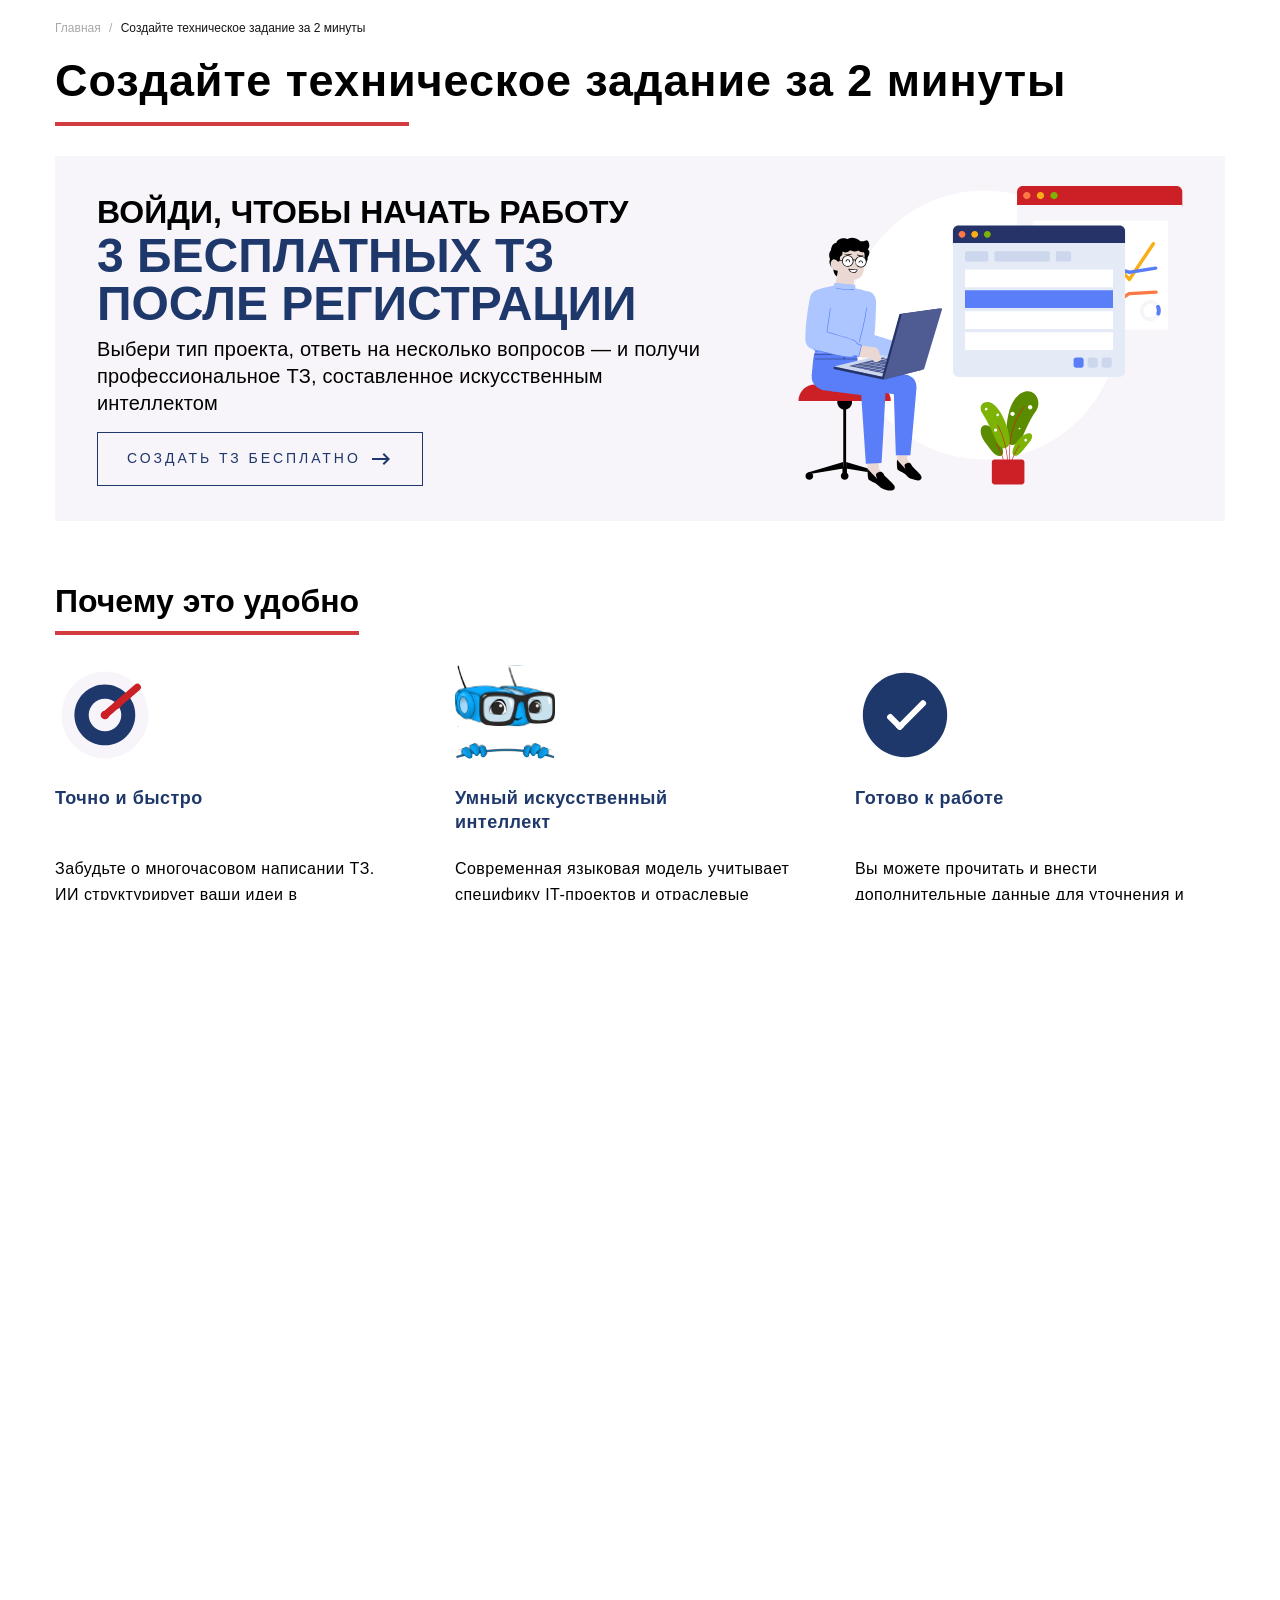
<file: main.html>
<!DOCTYPE html>
<html lang="ru">
    <head>
        <meta http-equiv="Content-Type" content="text/html; charset=UTF-8" />

        <title>Блог</title>
        <meta name="title" content="Блог" />
        <meta property="og:title" content="Блог" />

        <meta name="description" content="Блог" />
        <meta property="og:description" content="Блог" />
        <meta http-equiv="X-UA-Compatible" content="IE=edge" />

        <meta name="viewport" content="width=device-width, initial-scale=1.0" />
        <link rel="preconnect" href="https://fonts.googleapis.com/" />
        <!-- <link rel="preconnect" href="https://fonts.gstatic.com/" crossorigin=""> -->
        <!-- <link href="./index_files/css2" rel="stylesheet"> -->
        <!-- <link href="./index_files/css2(1)" rel="stylesheet"> -->
        <!-- <link href="./index_files/css2(2)" rel="stylesheet"> -->

        <!-- <link rel="stylesheet" href="./index_files/font.css"> -->
        <!-- <link rel="stylesheet" href="./index_files/animate.min.css"> -->
        <!-- <link rel="stylesheet" href="./index_files/slick.css"> -->
        <!-- <link rel="stylesheet" href="./index_files/slick-theme.css"> -->

        <script src="./index_files/swiper-bundle.min.js"></script>

        <script src="./js/scripts.js" defer></script>

        <link rel="stylesheet" href="./index_files/reset.css" />
        <link rel="stylesheet" href="./index_files/style.css" />
        <link rel="stylesheet" href="./index_files/style(1).css" />
        <link rel="stylesheet" href="./index_files/style(2).css" />
        <link rel="stylesheet" href="./index_files/style(3).css" />
        <link rel="stylesheet" href="./index_files/swiper-bundle.min.css" />
        <link rel="stylesheet" href="./css/style.css" />
    </head>
    <body>
        <div class="wrap wrap-open-sans">
            <!--page-full-->
            <div class="page-full">
                <div class="container">
                    <!--breadcrumbs-box-->
                    <div class="breadcrumbs-box">
                        <ol class="menu">
                            <li><a href="">Главная</a></li>
                            <li><a href="">Создайте техническое задание за 2 минуты</a></li>
                        </ol>
                    </div>
                    <!--/breadcrumbs-box-->

                    <!--title-box-->
                    <div class="title-box item-animation item-atop">
                        <h1 class="section-title title-main">Создайте техническое задание за 2 минуты</h1>
                    </div>
                    <!--/title-box-->

                    <!--info-lead-box-->
                    <div class="info-lead-box item-animation item-atop">
                        <div class="box-inner-wrap section-mobile-full">
                            <div class="info-inner-wrap">
                                <h2 class="section-subtitle">
                                    Войди,
                                    <br />
                                    чтобы начать работу
                                </h2>
                                <h3 class="section-title">
                                    3 бесплатных ТЗ
                                    <br />
                                    после регистрации
                                </h3>
                                <p>
                                    Выбери тип проекта, ответь на несколько вопросов — и&nbsp;получи профессиональное
                                    ТЗ, составленное искусственным интеллектом
                                </p>
                                <a href="#new" class="button button-border button-arrow-next">
                                    <div class="button-title">Создать ТЗ бесплатно</div>
                                </a>
                            </div>
                            <div class="photo-inner-wrap">
                                <div class="elm-photo">
                                    <img src="./img/lead.svg" alt="" />
                                </div>
                            </div>
                        </div>
                    </div>
                    <!--/info-lead-box-->

                    <!--title-box-->
                    <div class="title-box item-animation item-atop">
                        <h2 class="section-title">Почему это удобно</h2>
                    </div>
                    <!--/title-box-->
                    <!--tiles-box-->
                    <div class="tiles-box">
                        <div class="items-wrap">
                            <!--item wrap-->
                            <div class="item-wrap item-animation item-atop">
                                <div class="item-tile-info-inner">
                                    <div class="tile-title-wrap">
                                        <div class="elm-ico">
                                            <img
                                                src="data:image/svg+xml,%3csvg%20width='100'%20height='100'%20viewBox='0%200%20100%20100'%20fill='none'%20xmlns='http://www.w3.org/2000/svg'%3e%3cg%20clip-path='url(%23clip0_1800_14759)'%3e%3cpath%20fill-rule='evenodd'%20clip-rule='evenodd'%20d='M93.457%2050C93.457%2074.0007%2074.0007%2093.457%2050%2093.457C25.9993%2093.457%206.54297%2074.0007%206.54297%2050C6.54297%2025.9993%2025.9993%206.54297%2050%206.54297C74.0007%206.54297%2093.457%2025.9993%2093.457%2050Z'%20fill='%23F7F5F9'/%3e%3cpath%20fill-rule='evenodd'%20clip-rule='evenodd'%20d='M80.2565%2049.9462C80.2565%2066.7467%2066.637%2080.3661%2049.8365%2080.3661C33.0361%2080.3661%2019.4166%2066.7467%2019.4166%2049.9462C19.4166%2033.1457%2033.0361%2019.5263%2049.8365%2019.5263C66.637%2019.5263%2080.2565%2033.1457%2080.2565%2049.9462Z'%20fill='%231E386B'/%3e%3cpath%20fill-rule='evenodd'%20clip-rule='evenodd'%20d='M66.2964%2050C66.2964%2059.0003%2059.0003%2066.2964%2050%2066.2964C40.9997%2066.2964%2033.7036%2059.0003%2033.7036%2050C33.7036%2040.9997%2040.9997%2033.7036%2050%2033.7036C59.0003%2033.7036%2066.2964%2040.9997%2066.2964%2050Z'%20fill='%23F7F5F9'/%3e%3cpath%20d='M50%2050L82.3427%2022.2267'%20stroke='%23CB2026'%20stroke-width='7.11529'%20stroke-linecap='round'%20stroke-linejoin='round'/%3e%3cpath%20fill-rule='evenodd'%20clip-rule='evenodd'%20d='M54.3457%2050C54.3457%2052.4%2052.4%2054.3457%2050%2054.3457C47.6%2054.3457%2045.6543%2052.4%2045.6543%2050C45.6543%2047.5999%2047.6%2045.6543%2050%2045.6543C52.4%2045.6543%2054.3457%2047.5999%2054.3457%2050Z'%20fill='%23CB2026'/%3e%3cpath%20fill-rule='evenodd'%20clip-rule='evenodd'%20d='M76.3027%2030.2243C76.3027%2032.0244%2074.8434%2033.4836%2073.0435%2033.4836C71.2435%2033.4836%2069.7842%2032.0244%2069.7842%2030.2243C69.7842%2028.4242%2071.2435%2026.965%2073.0435%2026.965C74.8434%2026.965%2076.3027%2028.4242%2076.3027%2030.2243Z'%20fill='%23CB2026'/%3e%3cpath%20fill-rule='evenodd'%20clip-rule='evenodd'%20d='M66.1877%2039.8962C66.1877%2041.9964%2064.4852%2043.6987%2062.3853%2043.6987C60.2853%2043.6987%2058.5828%2041.9964%2058.5828%2039.8962C58.5828%2037.7963%2060.2853%2036.0938%2062.3853%2036.0938C64.4852%2036.0938%2066.1877%2037.7963%2066.1877%2039.8962Z'%20fill='%23CB2026'/%3e%3c/g%3e%3cdefs%3e%3cclipPath%20id='clip0_1800_14759'%3e%3crect%20width='100'%20height='100'%20fill='white'/%3e%3c/clipPath%3e%3c/defs%3e%3c/svg%3e"
                                                alt=""
                                            />
                                        </div>
                                        <div class="tile-title">Точно и быстро</div>
                                    </div>
                                    <div class="tile-info">
                                        Забудьте о многочасовом написании ТЗ.
                                        <br />
                                        ИИ структурирует ваши идеи в профессиональный документ за минуты
                                    </div>
                                </div>
                            </div>
                            <!--/item wrap-->
                            <!--item wrap-->
                            <div class="item-wrap item-animation item-atop">
                                <div class="item-tile-info-inner">
                                    <div class="tile-title-wrap">
                                        <div class="elm-ico">
                                            <img src="./img/info02.svg" alt="" />
                                        </div>
                                        <div class="tile-title">Умный искусственный интеллект</div>
                                    </div>
                                    <div class="tile-info">
                                        Современная языковая модель учитывает специфику IT-проектов и отраслевые
                                        стандарты
                                    </div>
                                </div>
                            </div>
                            <!--/item wrap-->
                            <!--item wrap-->
                            <div class="item-wrap item-animation item-atop">
                                <div class="item-tile-info-inner">
                                    <div class="tile-title-wrap">
                                        <div class="elm-ico">
                                            <img
                                                src="data:image/svg+xml,%3csvg%20width='100'%20height='100'%20viewBox='0%200%20100%20100'%20fill='none'%20xmlns='http://www.w3.org/2000/svg'%3e%3cg%20clip-path='url(%23clip0_1800_14762)'%3e%3cpath%20fill-rule='evenodd'%20clip-rule='evenodd'%20d='M50%207.8125C26.7004%207.8125%207.8125%2026.7004%207.8125%2050C7.8125%2073.2995%2026.7004%2092.1875%2050%2092.1875C73.2996%2092.1875%2092.1875%2073.2995%2092.1875%2050C92.1875%2026.7004%2073.2996%207.8125%2050%207.8125Z'%20fill='%231E386B'/%3e%3cpath%20fill-rule='evenodd'%20clip-rule='evenodd'%20d='M43.2022%2064.3308L40.5388%2061.6673L66.3486%2035.7634C67.2311%2034.8807%2068.6621%2034.8807%2069.5447%2035.7634L70.6102%2036.8287C71.4927%2037.7113%2071.4927%2039.1423%2070.6102%2040.025L46.3984%2064.3308C45.5158%2065.2134%2044.0849%2065.2134%2043.2022%2064.3308Z'%20fill='white'/%3e%3cpath%20fill-rule='evenodd'%20clip-rule='evenodd'%20d='M49.0571%2061.6673L46.3936%2064.3308C45.511%2065.2134%2044.08%2065.2134%2043.1974%2064.3308L32.5916%2053.7249C31.709%2052.8424%2031.709%2051.4114%2032.5916%2050.5288L33.6569%2049.4634C34.5396%2048.5808%2035.9706%2048.5808%2036.8532%2049.4634L49.0571%2061.6673Z'%20fill='white'/%3e%3c/g%3e%3cdefs%3e%3cclipPath%20id='clip0_1800_14762'%3e%3crect%20width='100'%20height='100'%20fill='white'/%3e%3c/clipPath%3e%3c/defs%3e%3c/svg%3e"
                                                alt=""
                                            />
                                        </div>
                                        <div class="tile-title">Готово к работе</div>
                                    </div>
                                    <div class="tile-info">
                                        Вы можете прочитать и внести дополнительные данные для уточнения и
                                        усовершенствования технического задания.
                                        <br />
                                        В итоге вы получите документ, который можно отправить разработчикам или на
                                        оценку
                                    </div>
                                </div>
                            </div>
                            <!--/item wrap-->
                        </div>
                    </div>
                    <!--/tiles-box-->

                    <!--info-subscribe-box-->
                    <div class="info-subscribe-box item-animation item-atop">
                        <div class="box-inner-wrap section-mobile-full">
                            <div class="title-inner-wrap">
                                <div class="section-title">Подпишись</div>
                                <div class="section-subtitle">
                                    и получи
                                    <span class="title-decor-bg">бесплатные</span>
                                    генерации
                                </div>
                            </div>
                            <div class="soc-items-wrap">
                                <a href="" class="elm-ico">
                                    <img src="./img/soc-tg.png" alt="" />
                                </a>
                                <a href="" class="elm-ico">
                                    <img src="./img/soc-max.png" alt="" />
                                </a>
                                <a href="" class="elm-ico">
                                    <img src="./img/soc-vk.png" alt="" />
                                </a>
                                <a href="" class="elm-ico">
                                    <img src="./img/soc-ok.png" alt="" />
                                </a>
                            </div>
                            <div class="info-inner-wrap">
                                <p>*1 подписка = 1 бесплатная генерация ТЗ</p>
                            </div>
                        </div>
                    </div>
                    <!--/info-subscribe-box-->

                    <!--title-box-->
                    <div class="title-box item-animation item-atop" id="new">
                        <h2 class="section-title">Какой проект вы планируете?</h2>
                    </div>
                    <!--/title-box-->
                    <!--tiles-box-->
                    <div class="tiles-box">
                        <div class="scroll-mobile-wrap section-mobile-full">
                            <div class="items-wrap items-projects">
                                <!--item wrap-->
                                <div class="item-wrap item-animation item-atop">
                                    <a href="" class="item-tile-project-inner">
                                        <div class="elm-ico">
                                            <img src="./img/project01.svg" alt="" />
                                        </div>
                                        <div class="tile-title">Мобильное приложение</div>
                                    </a>
                                </div>
                                <!--/item wrap-->
                                <!--item wrap-->
                                <div class="item-wrap item-animation item-atop">
                                    <a href="" class="item-tile-project-inner">
                                        <div class="elm-ico">
                                            <img src="./img/project02.svg" alt="" />
                                        </div>
                                        <div class="tile-title">Веб-сайт или&nbsp;портал</div>
                                    </a>
                                </div>
                                <!--/item wrap-->
                                <!--item wrap-->
                                <div class="item-wrap item-animation item-atop">
                                    <a href="" class="item-tile-project-inner">
                                        <div class="elm-ico">
                                            <img src="./img/project03.svg" alt="" />
                                        </div>
                                        <div class="tile-title">Интернет-магазин</div>
                                    </a>
                                </div>
                                <!--/item wrap-->
                                <!--item wrap-->
                                <div class="item-wrap item-animation item-atop">
                                    <a href="" class="item-tile-project-inner">
                                        <div class="elm-ico">
                                            <img src="./img/project04.svg" alt="" />
                                        </div>
                                        <div class="tile-title">CRM/ERP система</div>
                                    </a>
                                </div>
                                <!--/item wrap-->
                                <!--item wrap-->
                                <div class="item-wrap item-animation item-atop">
                                    <a href="" class="item-tile-project-inner">
                                        <div class="elm-ico">
                                            <img
                                                src="data:image/svg+xml,%3csvg%20width='100'%20height='100'%20viewBox='0%200%20100%20100'%20fill='none'%20xmlns='http://www.w3.org/2000/svg'%3e%3cpath%20fill-rule='evenodd'%20clip-rule='evenodd'%20d='M8.67838%2087.8162C6.94852%2087.8162%205.54608%2086.4139%205.54608%2084.684C5.54608%2082.9541%206.94852%2081.5518%208.67838%2081.5518H91.3023C93.0322%2081.5518%2094.4346%2082.9541%2094.4346%2084.684C94.4346%2086.4139%2093.0322%2087.8162%2091.3023%2087.8162H8.67838Z'%20fill='%23E4EBF7'/%3e%3cpath%20fill-rule='evenodd'%20clip-rule='evenodd'%20d='M8.00027%2087.8163C6.64485%2087.8163%205.54608%2086.4139%205.54608%2084.684H94.4345C94.4345%2086.4139%2093.3359%2087.8163%2091.9805%2087.8163H8.00027Z'%20fill='%23A3B5D6'/%3e%3cpath%20fill-rule='evenodd'%20clip-rule='evenodd'%20d='M61.9729%2081.5518L59.5392%2082.8164C58.9024%2083.1474%2058.2212%2083.3177%2057.5335%2083.3177H41.493C40.6838%2083.3177%2039.8853%2083.0819%2039.1581%2082.6286L37.4315%2081.5518H61.9729Z'%20fill='%23CCD7EE'/%3e%3cpath%20fill-rule='evenodd'%20clip-rule='evenodd'%20d='M92.1456%2075.7271H7.85435C6.5368%2075.7271%205.46875%2074.6591%205.46875%2073.3416V14.4967C5.46875%2013.1791%206.5368%2012.1111%207.85435%2012.1111H92.1456C93.4632%2012.1111%2094.5312%2013.1791%2094.5312%2014.4967V73.3416C94.5312%2074.6591%2093.4632%2075.7271%2092.1456%2075.7271Z'%20fill='%23E4EBF7'/%3e%3cpath%20fill-rule='evenodd'%20clip-rule='evenodd'%20d='M9.44083%2071.9122C9.00168%2071.9122%208.64563%2071.5561%208.64563%2071.117V16.8273C8.64563%2016.3882%209.00168%2016.0321%209.44083%2016.0321H90.5456C90.9847%2016.0321%2091.3408%2016.3882%2091.3408%2016.8273V71.117C91.3408%2071.5561%2090.9847%2071.9122%2090.5456%2071.9122H9.44083Z'%20fill='%231E386B'/%3e%3cpath%20fill-rule='evenodd'%20clip-rule='evenodd'%20d='M53.8218%2044.9291C48.0752%2044.9291%2043.4166%2049.5876%2043.4166%2055.3342V55.3608C43.4166%2061.1074%2048.0752%2065.7659%2053.8218%2065.7659H69.1663C69.7395%2065.7659%2070.3019%2065.7196%2070.8499%2065.6304L73.8227%2068.5019C73.9036%2068.58%2074.0116%2068.6236%2074.1239%2068.6236C74.3634%2068.6236%2074.5575%2068.4295%2074.5575%2068.1901L74.5577%2064.262C77.5634%2062.4376%2079.5715%2059.1337%2079.5715%2055.3608V55.3342C79.5715%2049.5876%2074.9129%2044.9291%2069.1663%2044.9291H53.8218Z'%20fill='white'/%3e%3cpath%20d='M56.3457%2020H34.436C26.2265%2020%2019.5715%2026.6551%2019.5715%2034.8645C19.5715%2043.074%2026.2265%2049.729%2034.436%2049.729H56.3457C64.5551%2049.729%2071.2102%2043.074%2071.2102%2034.8645C71.2102%2026.6551%2064.5551%2020%2056.3457%2020Z'%20fill='%23CB2026'/%3e%3cpath%20fill-rule='evenodd'%20clip-rule='evenodd'%20d='M26.7328%2045.4052V53.1869C26.7328%2053.5289%2027.0101%2053.8062%2027.3521%2053.8062C27.5126%2053.8062%2027.6667%2053.744%2027.7822%2053.6326L33.5006%2048.115L26.7328%2045.4052Z'%20fill='%23CB2026'/%3e%3cpath%20d='M35.4424%2036.7226C36.7679%2036.7226%2037.8424%2035.6481%2037.8424%2034.3226C37.8424%2032.9971%2036.7679%2031.9226%2035.4424%2031.9226C34.1169%2031.9226%2033.0424%2032.9971%2033.0424%2034.3226C33.0424%2035.6481%2034.1169%2036.7226%2035.4424%2036.7226Z'%20fill='white'/%3e%3cpath%20d='M45.2747%2036.7226C46.6002%2036.7226%2047.6747%2035.6481%2047.6747%2034.3226C47.6747%2032.9971%2046.6002%2031.9226%2045.2747%2031.9226C43.9492%2031.9226%2042.8747%2032.9971%2042.8747%2034.3226C42.8747%2035.6481%2043.9492%2036.7226%2045.2747%2036.7226Z'%20fill='white'/%3e%3cpath%20d='M55.3392%2036.7226C56.6647%2036.7226%2057.7392%2035.6481%2057.7392%2034.3226C57.7392%2032.9971%2056.6647%2031.9226%2055.3392%2031.9226C54.0137%2031.9226%2052.9392%2032.9971%2052.9392%2034.3226C52.9392%2035.6481%2054.0137%2036.7226%2055.3392%2036.7226Z'%20fill='white'/%3e%3c/svg%3e"
                                                alt=""
                                            />
                                        </div>
                                        <div class="tile-title">Чат-бот или&nbsp;ИИ-решение</div>
                                    </a>
                                </div>
                                <!--/item wrap-->
                                <!--item wrap-->
                                <div class="item-wrap item-animation item-atop">
                                    <a href="" class="item-tile-project-inner">
                                        <div class="elm-ico">
                                            <img src="./img/project06.svg" alt="" />
                                        </div>
                                        <div class="tile-title">Дизайн-проект</div>
                                    </a>
                                </div>
                                <!--/item wrap-->
                                <!--item wrap-->
                                <div class="item-wrap item-animation item-atop">
                                    <a href="" class="item-tile-project-inner">
                                        <div class="elm-ico">
                                            <img
                                                src="data:image/svg+xml,%3csvg%20width='100'%20height='100'%20viewBox='0%200%20100%20100'%20fill='none'%20xmlns='http://www.w3.org/2000/svg'%3e%3cpath%20d='M87.4609%208.88672H23.125C21.0539%208.88672%2019.375%2010.5657%2019.375%2012.6367V76.9727C19.375%2079.0437%2021.0539%2080.7227%2023.125%2080.7227H87.4609C89.532%2080.7227%2091.2109%2079.0437%2091.2109%2076.9727V12.6367C91.2109%2010.5657%2089.532%208.88672%2087.4609%208.88672Z'%20fill='%231E386B'/%3e%3cpath%20d='M79.1992%2016.9727H12.6367C10.5657%2016.9727%208.88672%2018.6516%208.88672%2020.7227V87.2852C8.88672%2089.3562%2010.5657%2091.0352%2012.6367%2091.0352H79.1992C81.2703%2091.0352%2082.9492%2089.3562%2082.9492%2087.2852V20.7227C82.9492%2018.6516%2081.2703%2016.9727%2079.1992%2016.9727Z'%20fill='%23E4EBF7'/%3e%3cpath%20fill-rule='evenodd'%20clip-rule='evenodd'%20d='M45.9766%2064.5215L35.3627%2070.1016C34.9044%2070.3425%2034.3375%2070.1663%2034.0966%2069.708C34.0007%2069.5255%2033.9676%2069.3165%2034.0024%2069.1133L36.0295%2057.2945L27.4427%2048.9245C27.0719%2048.5631%2027.0643%2047.9695%2027.4257%2047.5987C27.5696%2047.4511%2027.7582%2047.355%2027.9622%2047.3254L39.8289%2045.601L45.1359%2034.848C45.365%2034.3837%2045.9272%2034.1931%2046.3915%2034.4222C46.5764%2034.5135%2046.726%2034.6631%2046.8173%2034.848L52.1242%2045.601L63.9909%2047.3254C64.5033%2047.3998%2064.8583%2047.8756%2064.7838%2048.3879C64.7542%2048.592%2064.6581%2048.7806%2064.5105%2048.9245L55.9237%2057.2945L57.9507%2069.1133C58.0382%2069.6236%2057.6955%2070.1082%2057.1852%2070.1958C56.982%2070.2306%2056.773%2070.1975%2056.5905%2070.1016L45.9766%2064.5215Z'%20fill='%23CB2026'/%3e%3c/svg%3e"
                                                alt=""
                                            />
                                        </div>
                                        <div class="tile-title">Другое</div>
                                    </a>
                                </div>
                                <!--/item wrap-->
                            </div>
                        </div>
                        <div class="more-box item-animation item-atop">
                            <a href="" class="button button-border button-arrow-next">
                                <div class="button-title">Перейти к выбору направления</div>
                            </a>
                        </div>
                    </div>
                    <!--/tiles-box-->

                    <!--info-tarifes-box-->
                    <div class="info-tarifes-box">
                        <div class="title-inner-wrap title-box item-animation item-atop">
                            <h2 class="section-title">Генерируй ТЗ для договора, заказчика или для своей работы</h2>
                        </div>
                        <div class="items-inner-wrap">
                            <div class="items-wrap">
                                <!--item wrap-->
                                <div class="item-wrap item-animation item-atop">
                                    <div class="item-tile-tarif-inner">
                                        <div class="tile-title-wrap">
                                            <div class="tile-title">БАЗОВЫЙ</div>
                                            <div class="tile-title-info">Бесплатно</div>
                                        </div>
                                        <div class="tile-info-wrap">
                                            <ul class="menu">
                                                <li>3 ТЗ при регистрации</li>
                                                <li>Уточнения и правки</li>
                                                <li>Базовые функции ИИ</li>
                                                <li>Просмотр результата</li>
                                            </ul>
                                        </div>
                                        <div class="tile-action-wrap">
                                            <a href="" class="tile-button button button-border button-arrow-next">
                                                <div class="button-title">Создать ТЗ бесплатно</div>
                                            </a>
                                        </div>
                                    </div>
                                </div>
                                <!--/item wrap-->
                                <!--item wrap-->
                                <div class="item-wrap item-animation item-atop">
                                    <div class="item-tile-tarif-inner tile-att">
                                        <div class="tile-title-wrap">
                                            <div class="tile-title">Премиум</div>
                                            <div class="tile-title-info">99&nbsp;₽ / 1&nbsp;ТЗ</div>
                                        </div>
                                        <div class="tile-info-wrap">
                                            <ul class="menu">
                                                <li>Неограниченное количество ТЗ</li>
                                                <li>Сохранение и экспорт</li>
                                                <li>История всех проектов</li>
                                                <li>Расширенные возможности ИИ</li>
                                                <li>Приоритетная генерация</li>
                                            </ul>
                                        </div>
                                        <div class="tile-action-wrap">
                                            <a href="" class="tile-button button button-arrow-next">
                                                <div class="button-title">Оплатить тариф</div>
                                            </a>
                                        </div>
                                    </div>
                                </div>
                                <!--/item wrap-->
                            </div>
                        </div>
                    </div>
                    <!--/info-tarifes-box-->

                    <!--title-box-->
                    <div class="title-box item-animation item-atop">
                        <h2 class="section-title">Как это работает?</h2>
                    </div>
                    <!--/title-box-->
                    <!--tiles-box-->
                    <div class="tiles-box">
                        <div class="items-wrap items-steps">
                            <!--item wrap-->
                            <div class="item-wrap item-animation item-atop">
                                <div class="item-tile-step-inner">
                                    <div class="elm-number">1</div>
                                    <div class="tile-info-wrap">
                                        <div class="tile-title"><a href="">Войдите по номеру телефона</a></div>
                                        <div class="tile-info">Быстрая авторизация за 30 секунд</div>
                                    </div>
                                </div>
                            </div>
                            <!--/item wrap-->
                            <!--item wrap-->
                            <div class="item-wrap item-animation item-atop">
                                <div class="item-tile-step-inner">
                                    <div class="elm-number">2</div>
                                    <div class="tile-info-wrap">
                                        <div class="tile-title"><a href="">Выберите тип проекта</a></div>
                                        <div class="tile-info">Веб-сайт, приложение, CRM или другое</div>
                                    </div>
                                </div>
                            </div>
                            <!--/item wrap-->
                            <!--item wrap-->
                            <div class="item-wrap item-animation item-atop">
                                <div class="item-tile-step-inner">
                                    <div class="elm-number">3</div>
                                    <div class="tile-info-wrap">
                                        <div class="tile-title"><a href="">Ответьте на вопросы</a></div>
                                        <div class="tile-info">ИИ задаст ключевые вопросы о вашем проекте</div>
                                    </div>
                                </div>
                            </div>
                            <!--/item wrap-->
                            <!--item wrap-->
                            <div class="item-wrap item-animation item-atop">
                                <div class="item-tile-step-inner">
                                    <div class="elm-number">4</div>
                                    <div class="tile-info-wrap">
                                        <div class="tile-title"><a href="">Получите готовое ТЗ</a></div>
                                        <div class="tile-info">Профессиональный документ за 2 минуты</div>
                                    </div>
                                </div>
                            </div>
                            <!--/item wrap-->
                        </div>
                    </div>
                    <!--/tiles-box-->

                    <!--title-box-->
                    <div class="title-box item-animation item-atop">
                        <h2 class="section-title">Более 10 000 ТЗ уже создано</h2>
                    </div>
                    <!--/title-box-->
                    <!--tiles-review-slider-box-->
                    <div class="tiles-review-slider-box item-animation item-atop">
                        <div class="slider-inner-wrap slider-tilesreviews">
                            <div class="slider-wrap swiper">
                                <div class="slider swiper-wrapper">
                                    <!--sl-wrap-->
                                    <div class="sl-wrap swiper-slide">
                                        <div class="item-tile-review-inner">
                                            <div class="tile-title-wrap">
                                                <div class="tile-title">Алексей</div>
                                                <div class="tile-info">продакт-менеджер</div>
                                            </div>
                                            <div class="tile-content-wrap">
                                                <p>Начали использовать нейросеть для ТЗ месяц назад.</p>
                                                <p>
                                                    Первый документ на разработку корпоративного сайта создали за 10
                                                    минут вместо обычных 4 часов - впечатлились! Правда, разработчики
                                                    нашли некоторые недочёты. Правки в ТЗ делали уже более вдумчиво,
                                                    добавили примеры и ссылки на работающие сайты - качество выросло в
                                                    разы, ТЗ получилось - огонь!, даже тимлид похвалил структуру.
                                                </p>
                                                <p>
                                                    Потом мы составили ТЗ на разработку приложения, буквально за 15
                                                    минут с минимальными правками.
                                                </p>
                                                <p>
                                                    Теперь это наш стандартный инструмент. Экономия времени
                                                    колоссальная!
                                                </p>
                                            </div>
                                        </div>
                                    </div>
                                    <!--/sl-wrap-->
                                    <!--sl-wrap-->
                                    <div class="sl-wrap swiper-slide">
                                        <div class="item-tile-review-inner">
                                            <div class="tile-title-wrap">
                                                <div class="tile-title">Алексей</div>
                                                <div class="tile-info">продакт-менеджер</div>
                                            </div>
                                            <div class="tile-content-wrap">
                                                <p>Начали использовать нейросеть для ТЗ месяц назад.</p>
                                                <p>
                                                    Первый документ на разработку корпоративного сайта создали за 10
                                                    минут вместо обычных 4 часов - впечатлились! Правда, разработчики
                                                    нашли некоторые недочёты. Правки в ТЗ делали уже более вдумчиво,
                                                    добавили примеры и ссылки на работающие сайты - качество выросло в
                                                    разы, ТЗ получилось - огонь!, даже тимлид похвалил структуру.
                                                </p>
                                            </div>
                                        </div>
                                    </div>
                                    <!--/sl-wrap-->
                                    <!--sl-wrap-->
                                    <div class="sl-wrap swiper-slide">
                                        <div class="item-tile-review-inner">
                                            <div class="tile-title-wrap">
                                                <div class="tile-title">Алексей</div>
                                                <div class="tile-info">продакт-менеджер</div>
                                            </div>
                                            <div class="tile-content-wrap">
                                                <p>Начали использовать нейросеть для ТЗ месяц назад.</p>
                                                <p>
                                                    Первый документ на разработку корпоративного сайта создали за 10
                                                    минут вместо обычных 4 часов - впечатлились! Правда, разработчики
                                                    нашли некоторые недочёты. Правки в ТЗ делали уже более вдумчиво,
                                                    добавили примеры и ссылки на работающие сайты - качество выросло в
                                                    разы, ТЗ получилось - огонь!, даже тимлид похвалил структуру.
                                                </p>
                                                <p>
                                                    Потом мы составили ТЗ на разработку приложения, буквально за 15
                                                    минут с минимальными правками.
                                                </p>
                                                <p>
                                                    Теперь это наш стандартный инструмент. Экономия времени
                                                    колоссальная!
                                                </p>
                                            </div>
                                        </div>
                                    </div>
                                    <!--/sl-wrap-->
                                    <!--sl-wrap-->
                                    <div class="sl-wrap swiper-slide">
                                        <div class="item-tile-review-inner">
                                            <div class="tile-title-wrap">
                                                <div class="tile-title">Алексей</div>
                                                <div class="tile-info">продакт-менеджер</div>
                                            </div>
                                            <div class="tile-content-wrap">
                                                <p>Начали использовать нейросеть для ТЗ месяц назад.</p>
                                                <p>
                                                    Первый документ на разработку корпоративного сайта создали за 10
                                                    минут вместо обычных 4 часов - впечатлились! Правда, разработчики
                                                    нашли некоторые недочёты. Правки в ТЗ делали уже более вдумчиво,
                                                    добавили примеры и ссылки на работающие сайты - качество выросло в
                                                    разы, ТЗ получилось - огонь!, даже тимлид похвалил структуру.
                                                </p>
                                                <p>
                                                    Потом мы составили ТЗ на разработку приложения, буквально за 15
                                                    минут с минимальными правками.
                                                </p>
                                                <p>
                                                    Теперь это наш стандартный инструмент. Экономия времени
                                                    колоссальная!
                                                </p>
                                            </div>
                                        </div>
                                    </div>
                                    <!--/sl-wrap-->
                                </div>
                            </div>
                            <div class="slider-actions-wrap">
                                <div
                                    class="btn-action-ico ico-arrow ico-arrow-prev button-slider button-slider-prev button-slider-tilesreviews-prev"
                                ></div>
                                <div
                                    class="btn-action-ico ico-arrow ico-arrow-next button-slider button-slider-next button-slider-tilesreviews-next"
                                ></div>
                            </div>
                        </div>
                    </div>
                    <!--/tiles-review-slider-box-->

                    <!--title-box-->
                    <div class="title-box item-animation item-atop">
                        <h2 class="section-title">Вопросы-ответы</h2>
                    </div>
                    <!--/title-box-->
                    <!--tiles-box-->
                    <div class="tiles-box">
                        <div class="items-wrap">
                            <!--item wrap-->
                            <div class="item-wrap wrap-full item-animation item-atop">
                                <div class="item-tile-question-inner">
                                    <a href="" class="tile-button elm-button-toggle js-btn-tgl"></a>
                                    <div class="tile-title">Нужна ли регистрация?</div>
                                    <div class="tile-content-wrap">
                                        <p>Да, для генерации ТЗ необходима авторизация по номеру телефона</p>
                                    </div>
                                </div>
                            </div>
                            <!--/item wrap-->
                            <!--item wrap-->
                            <div class="item-wrap wrap-full item-animation item-atop">
                                <div class="item-tile-question-inner">
                                    <a href="" class="tile-button elm-button-toggle js-btn-tgl"></a>
                                    <div class="tile-title">Сколько ТЗ можно создать бесплатно?</div>
                                    <div class="tile-content-wrap">
                                        <p>
                                            Lorem ipsum dolor sit amet consectetur adipisicing elit. Perspiciatis
                                            suscipit reiciendis nam sapiente fuga, ullam praesentium porro ea
                                            consectetur iusto.
                                        </p>
                                    </div>
                                </div>
                            </div>
                            <!--/item wrap-->
                            <!--item wrap-->
                            <div class="item-wrap wrap-full item-animation item-atop">
                                <div class="item-tile-question-inner">
                                    <a href="" class="tile-button elm-button-toggle js-btn-tgl"></a>
                                    <div class="tile-title">Можно ли редактировать готовое ТЗ?</div>
                                    <div class="tile-content-wrap">
                                        <p>
                                            Lorem ipsum dolor sit amet consectetur adipisicing elit. Perspiciatis
                                            suscipit reiciendis nam sapiente fuga, ullam praesentium porro ea
                                            consectetur iusto.
                                        </p>
                                    </div>
                                </div>
                            </div>
                            <!--/item wrap-->
                            <!--item wrap-->
                            <div class="item-wrap wrap-full item-animation item-atop">
                                <div class="item-tile-question-inner">
                                    <a href="" class="tile-button elm-button-toggle js-btn-tgl"></a>
                                    <div class="tile-title">Какие форматы экспорта доступны?</div>
                                    <div class="tile-content-wrap">
                                        <p>
                                            Lorem ipsum dolor sit amet consectetur adipisicing elit. Perspiciatis
                                            suscipit reiciendis nam sapiente fuga, ullam praesentium porro ea
                                            consectetur iusto.
                                        </p>
                                    </div>
                                </div>
                            </div>
                            <!--/item wrap-->
                        </div>
                        <div class="more-box item-animation item-atop">
                            <a href="" class="button button-border button-arrow-next">
                                <div class="button-title">Задать свой вопрос</div>
                            </a>
                        </div>
                    </div>
                    <!--/tiles-box-->
                </div>
            </div>
            <!--/page-full-->
        </div>
    </body>
</html>
</file>
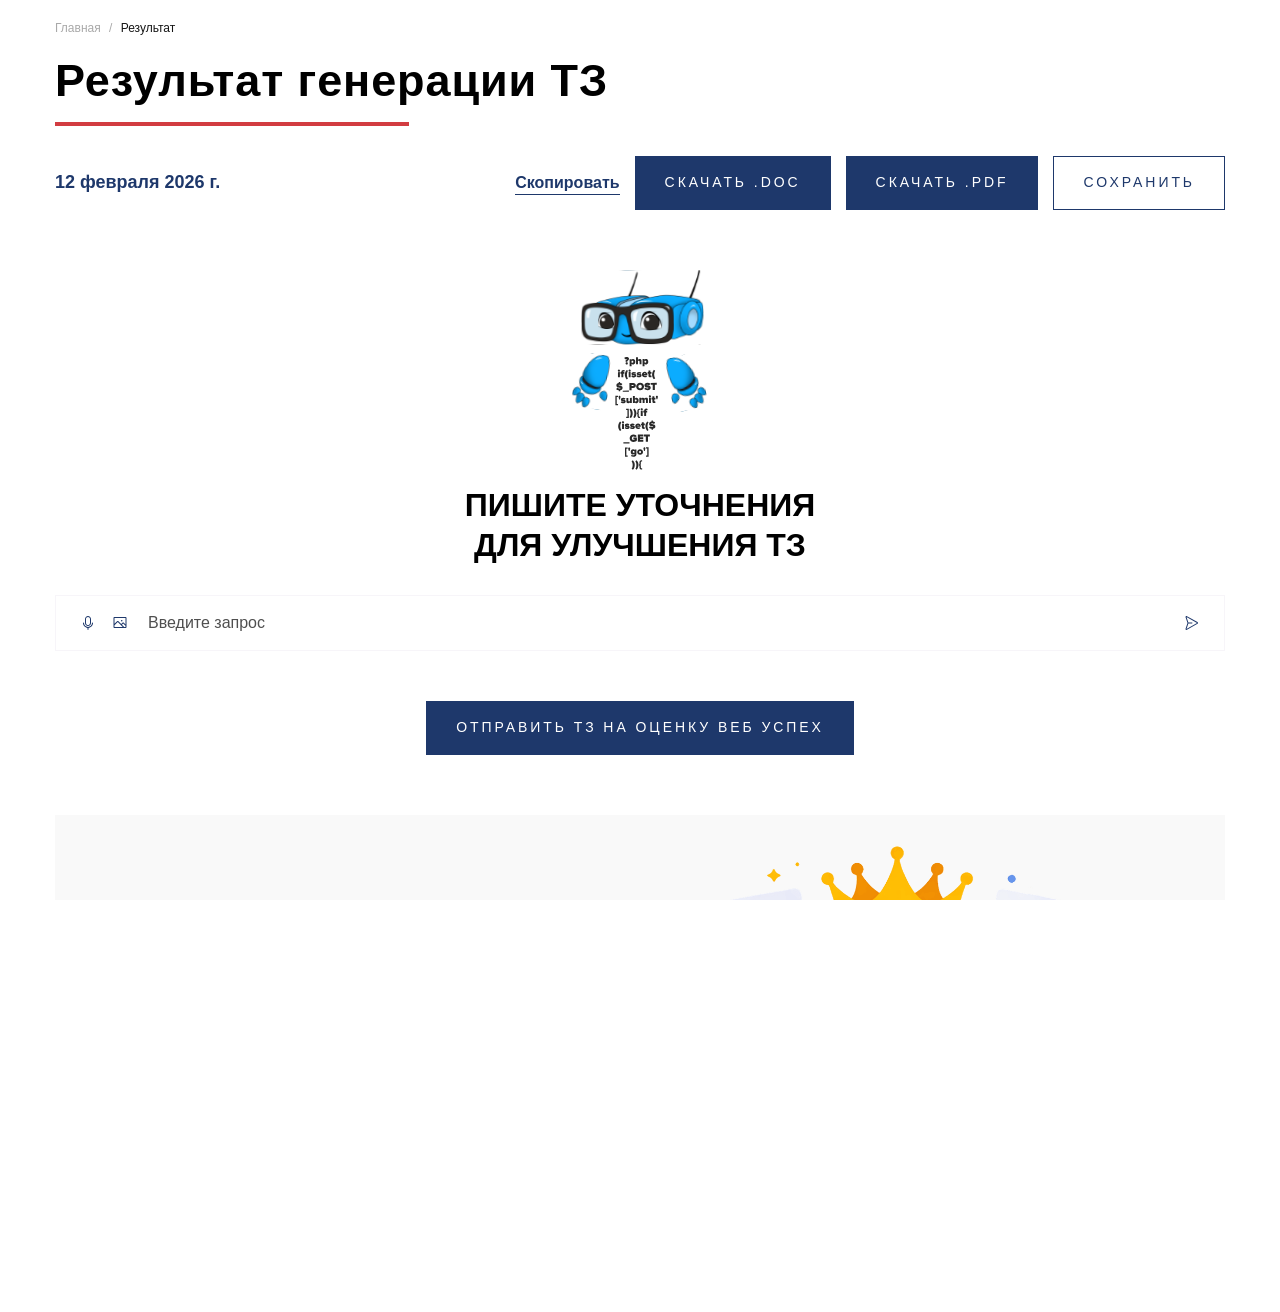
<file: TZ.html>
<!DOCTYPE html>
<html lang="ru">
    <head>
        <meta http-equiv="Content-Type" content="text/html; charset=UTF-8" />

        <title>Блог</title>
        <meta name="title" content="Блог" />
        <meta property="og:title" content="Блог" />

        <meta name="description" content="Блог" />
        <meta property="og:description" content="Блог" />
        <meta http-equiv="X-UA-Compatible" content="IE=edge" />

        <meta name="viewport" content="width=device-width, initial-scale=1.0" />
        <link rel="preconnect" href="https://fonts.googleapis.com/" />
        <!-- <link rel="preconnect" href="https://fonts.gstatic.com/" crossorigin=""> -->
        <!-- <link href="./index_files/css2" rel="stylesheet"> -->
        <!-- <link href="./index_files/css2(1)" rel="stylesheet"> -->
        <!-- <link href="./index_files/css2(2)" rel="stylesheet"> -->

        <!-- <link rel="stylesheet" href="./index_files/font.css"> -->
        <!-- <link rel="stylesheet" href="./index_files/animate.min.css"> -->
        <!-- <link rel="stylesheet" href="./index_files/slick.css"> -->
        <!-- <link rel="stylesheet" href="./index_files/slick-theme.css"> -->

        <script src="./index_files/swiper-bundle.min.js"></script>

        <script src="./js/scripts.js" defer></script>

        <link rel="stylesheet" href="./index_files/reset.css" />
        <link rel="stylesheet" href="./index_files/style.css" />
        <link rel="stylesheet" href="./index_files/style(1).css" />
        <link rel="stylesheet" href="./index_files/style(2).css" />
        <link rel="stylesheet" href="./index_files/style(3).css" />
        <link rel="stylesheet" href="./index_files/swiper-bundle.min.css" />
        <link rel="stylesheet" href="./css/style.css" />
    </head>
    <body>
        <div class="wrap wrap-open-sans">
            <!--page-full-->
            <div class="page-full">
                <div class="container">
                    <!--breadcrumbs-box-->
                    <div class="breadcrumbs-box">
                        <ol class="menu">
                            <li><a href="">Главная</a></li>
                            <li><a href="">Результат</a></li>
                        </ol>
                    </div>
                    <!--/breadcrumbs-box-->

                    <!--title-box-->
                    <div class="title-box">
                        <h1 class="section-title title-main">Результат генерации ТЗ</h1>
                    </div>
                    <!--/title-box-->

                    <!--info-actions-box-->
                    <div class="info-actions-box">
                        <div class="info-inner-wrap">
                            <div class="section-title">12 февраля 2026 г.</div>
                        </div>
                        <div class="actions-inner-wrap">
                            <div class="action-wrap">
                                <a href="" class="button button-link js-btn-copy" data-content="Copy content">
                                    <div class="button-title">Скопировать</div>
                                </a>
                            </div>
                            <div class="action-wrap">
                                <a href="" class="button">
                                    <div class="button-title">Скачать .doc</div>
                                </a>
                            </div>
                            <div class="action-wrap">
                                <a href="" class="button">
                                    <div class="button-title">Скачать .pdf</div>
                                </a>
                            </div>
                            <div class="action-wrap">
                                <a href="" class="button button-border">
                                    <div class="button-title">Сохранить</div>
                                </a>
                            </div>
                        </div>
                    </div>
                    <!--/info-actions-box-->

                    <!--info-page-box-->
                    <div class="info-page-box">
                        <div class="info-inner-wrap">
                            <div class="elm-photo">
                                <img src="./img/robot.svg" alt="" />
                            </div>
                            <div class="section-title">
                                пишите уточнения
                                <br />
                                для улучшения&nbsp;тз
                            </div>
                        </div>
                        <div class="form-inner-wrap">
                            <form action="/" class="frm-main-message">
                                <div class="form-actions-wrap">
                                    <div class="form-action-wrap">
                                        <a href="" class="button-form btn-action-ico ico-mic"></a>
                                    </div>
                                    <div class="form-action-wrap">
                                        <a href="" class="button-form btn-action-ico ico-photo-attach"></a>
                                    </div>
                                </div>
                                <div class="form-field-wrap">
                                    <input type="text" class="form-input" placeholder="Введите запрос" />
                                </div>
                                <div class="form-actions-wrap">
                                    <div class="form-action-wrap">
                                        <button type="submit" class="button-form btn-action-ico ico-send"></button>
                                    </div>
                                </div>
                            </form>
                        </div>
                        <div class="actions-inner-wrap">
                            <a href="" class="button text-center">
                                <div class="button-title">отправить ТЗ на&nbsp;оценку веб&nbsp;успех</div>
                            </a>
                        </div>
                    </div>
                    <!--/info-page-box-->

                    <!--info-lead-box-->
                    <div class="info-lead-box section-more">
                        <div class="box-inner-wrap section-mobile-full">
                            <div class="info-inner-wrap">
                                <h3 class="section-title">Нужно больше?</h3>
                                <p>
                                    Подпишитесь и получайте неограниченные ТЗ, экспорт в Word/PDF, историю запросов
                                    и&nbsp;приоритетную обработку
                                </p>
                                <a href="" class="button">
                                    <div class="button-title">Оформить подписку</div>
                                </a>
                                <p class="button-info">Бесплатный режим — до 3 генераций, далее платно</p>
                            </div>
                            <div class="photo-inner-wrap">
                                <div class="elm-photo">
                                    <img src="./img/more.png" alt="" />
                                </div>
                            </div>
                        </div>
                    </div>
                    <!--/info-lead-box-->
                </div>
            </div>
            <!--/page-full-->
        </div>
    </body>
</html>
</file>
<file: index_files/font.css>
@font-face {
  font-family: 'SFProDisplay-Bold';
  src: url('https://xn--90abjb3clnt.xn--p1ai/SFProDisplay-Bold.eot');
  src: url('https://xn--90abjb3clnt.xn--p1ai/SFProDisplay-Bold.eot?#iefix') format('embedded-opentype'),
       url('https://xn--90abjb3clnt.xn--p1ai/SFProDisplay-Bold.svg#SFProDisplay-Bold') format('svg'),
       url('https://xn--90abjb3clnt.xn--p1ai/SFProDisplay-Bold.ttf') format('truetype'),
       url('https://xn--90abjb3clnt.xn--p1ai/SFProDisplay-Bold.woff') format('woff'),
       url('https://xn--90abjb3clnt.xn--p1ai/SFProDisplay-Bold.woff2') format('woff2');
  font-weight: normal;
  font-style: normal;
}
</file>
<file: index_files/style.css>
* {
    box-sizing: border-box;
    text-rendering: optimizeLegibility;
    -webkit-font-smoothing: antialiased;
    -moz-osx-font-smoothing: grayscale;
    outline: none;
    padding: 0;
    margin: 0;
}

html {
    margin: 0;
    height: 100%;
    overflow-x: hidden;
}

header, nav, section, article, aside, figure, footer, main {
    display: block;
    padding: 0;
    margin: 0;
}

body {
    font-family: "Open Sans", sans-serif;
    height: 100%;
    font-size: 14px;
    color: #000;
    line-height: 24px;
    padding: 0;
    margin: 0;
    position: relative;
    background: #fff;
    -webkit-text-size-adjust: none;
    overflow-x: hidden;
}

a {
    text-decoration: none;
    color: #000;
}

ul, li {
    list-style-type: none;
}

.band {
    border-bottom: 6px solid #D23C41;
}

p {
    color: #000;
}

h1 {
    font-family: "Playfair Display", serif;
    font-weight: 800;
    font-size: 2em;
    line-height: 81px;
    text-align: center;
    letter-spacing: 0.02em;
    margin: 0;
    color: #000;
    position: relative;
}

h2 {
    font-family: "Playfair Display", serif;
    font-weight: 800;
    font-size: 1.5em;
    line-height: 81px;
    text-align: center;
    letter-spacing: 0.02em;
    margin: 0;
    color: #000;
    position: relative;
}

h3 {
    font-family: "Playfair Display", serif;
    font-weight: 800;
    font-size: 1.3em;
    line-height: 67px;
    text-align: right;
    letter-spacing: 0.05em;
    color: #000;
    position: relative;
}

h4 {
    font-family: "Playfair Display", serif;
    font-size: 34px;
    line-height: 1em;
    letter-spacing: 1px;
    margin: 0;
    padding-bottom: 20px;
    color: #000;
}

h5 {
    font-family: "Playfair Display",serif;
    font-style: normal;
    font-weight: bold;
    font-size: 0.8em;
    line-height: 33px;
    color: #000000;
}

h6 {
    font-family: "Open Sans",sans-serif;
    font-style: normal;
    font-weight: bold;
    font-size: 0.7em;
    line-height: 30px;
    letter-spacing: 0.15px;
    color: #091133;
}

/*==================== button style ===================*/

.button,
.button-border,
.button-arrow,
.button-border-arrow {
    background: url(https://xn--90abjb3clnt.xn--p1ai/img/icon/button-arrow.svg)no-repeat;
    background-position: calc(100% - 35px) 50%;
    background-color: #1E386B;
    background-repeat: no-repeat;
    padding: 0 60px 0 35px;
    height: 48px;
    font-family: "Open Sans", sans-serif;
    font-size: 14px;
    line-height: 42px;
    letter-spacing: 3px;
    text-transform: uppercase;
    color: #fff;
    display: inline-block;
    border: 3px solid #1E386B;
    -webkit-transition: .3s;
    -o-transition: .3s;
    transition: .3s;
    text-align: center;
}

.button {
    padding: 0 35px;
}

.button:hover {
    background-color: #FFF;
    color: #1E386B;
}

.button-border {
    background-color: #fff;
    color:#1E386B;
}

.button-border:hover {
    background-color: #1E386B;
    color: #fff;
}

.button-arrow:hover {
    background: url(https://xn--90abjb3clnt.xn--p1ai/img/icon/button-arrow-hover.svg) no-repeat ;
    background-position: calc(100% - 35px) 50%;
    background-color: #fff;
    color:#1E386B;
}

.button-border-arrow {
    background: url(https://xn--90abjb3clnt.xn--p1ai/img/icon/button-arrow-hover.svg) no-repeat;
    background-position: calc(100% - 35px) 50%;
    background-color: #fff;
    color:#1E386B;
}

.button-border-arrow:hover {
    background: url(https://xn--90abjb3clnt.xn--p1ai/img/icon/button-arrow.svg) no-repeat;
    background-position: calc(100% - 35px) 50%;
    background-color: #1E386B;
    color: #fff;
}

.button-big,
.button-big-border  {
    background-color: #1E386B;
    color: #fff;
    padding: 8px 57px 19px;
    font-family: "Playfair Display", serif;
    font-weight: bold;
    font-size: 34px;
    line-height: 46px;
    letter-spacing: 1px;
    display: inline-block;
    border: 3px solid #1E386B;
    transition: .3s;
    -webkit-transition: .3s;
    -o-transition: .3s;
    text-align: center;
    cursor: pointer;
}

.button-big:hover {
    color:#1E386B;
    background-color: #fff;
}

.button-big-border {
    background-color: #fff;
    color: #1E386B;
}

.button-big-border:hover {
    background-color: #1E386B;
    color: #fff;
}

.hidden {
    opacity: 0;
}

/*==================== button style end ===================*/

.container {
    max-width: 1200px;
    width: 100%;
    padding: 0 15px;
    margin: 0 auto;
    position: relative;
}

.mobile-on {
    display: none;
}

/*carousels*/

.owl-carousel {
    position: relative;
}

.owl-carousel .owl-wrapper {
    position: relative;
}

.owl-carousel .owl-wrapper-outer {
    position: relative;
    overflow: hidden;
}

.owl-carousel .owl-wrapper-outer .owl-wrapper:after,
.owl-carousel .owl-wrapper-outer .owl-wrapper:before {
    display: table;
    line-height: 0;
    content: '';
}

.owl-carousel .owl-wrapper-outer .owl-wrapper:after {
    clear: both;
}

.owl-carousel .owl-wrapper-outer .owl-wrapper .owl-item {
    float: left;
}

.owl-carousel .owl-controls .owl-pagination {
    text-align: center;
    padding: 15px 0 0 0;
}

.owl-carousel .owl-controls .owl-pagination .owl-page {
    width: 24px;
    height: 24px;
    display: inline-block;
    cursor: pointer;
    margin: 0 10px;
    position: relative;
    z-index: 100;
    background: #1E386B;
    -webkit-transition: all 0.3s;
    -moz-transition: all 0.3s;
    -o-transition: all 0.3s;
    transition: all 0.3s;
}

.owl-carousel .owl-controls .owl-pagination .owl-page.active {
    background: #D0C9D6;
}

.owl-carousel .owl-buttons {
    width: 130px;
    position: absolute;
    bottom: -10px; right: 0;
    z-index: 1;
}

.top-carousel .slick-prev,
.top-carousel .slick-next,
.owl-carousel .owl-buttons div {
    width: 65px;
    height: 50px;
    cursor: pointer;
    position: absolute;
    z-index: 10;
    background: #1E386B;
    -webkit-transition: all 0.3s;
    -moz-transition: all 0.3s;
    -o-transition: all 0.3s;
    transition: all 0.3s;
}

.top-carousel .slick-prev:hover,
.top-carousel .slick-next:hover,
.owl-carousel .owl-buttons div:hover {
    background: #1a274e;
}

.top-carousel .slick-prev,
.owl-carousel .owl-buttons .owl-prev {
    left: 0;
}

.top-carousel .slick-next,
.owl-carousel .owl-buttons .owl-next {
    right: 0;
}

.top-carousel .slick-prev:before,
.top-carousel .slick-next:before,
.owl-carousel .owl-buttons div:after {
    content: '';
    width: 18px;
    height: 12px;
    display: block;
    margin-top: -6px;
    position: absolute;
    top: 50%; left: 5px;
    background: url(https://xn--90abjb3clnt.xn--p1ai/img/icon/button-arrow.svg) no-repeat;
}

.top-carousel .slick-prev:before,
.owl-carousel .owl-buttons .owl-prev:after {
    left: auto; right: 5px;
    -webkit-transform: rotate(-180deg);
    -ms-transform: rotate(-180deg);
    transform: rotate(-180deg);
}

.license-carousel.owl-carousel .owl-buttons .owl-prev:after,
.license-carousel.owl-carousel .owl-buttons .owl-next:after {
    display: none;
}

.license-carousel.owl-carousel .owl-buttons .owl-prev,
.license-carousel.owl-carousel .owl-buttons .owl-next {
    width: 48px;
    height: 48px;
    background: #243867 url('../img/icon/button-arrow.svg') no-repeat 50%;
    -webkit-transition: all 0.3s;
    -moz-transition: all 0.3s;
    -o-transition: all 0.3s;
    transition: all 0.3s;
}

.license-carousel.owl-carousel .owl-buttons .owl-prev {
    -webkit-transform: rotate(-180deg);
    -ms-transform: rotate(-180deg);
    transform: rotate(-180deg);
}

.license-carousel.owl-carousel .owl-buttons .owl-prev:hover,
.license-carousel.owl-carousel .owl-buttons .owl-next:hover {
    background: #F7F5F9 url('../img/icon/button-arrow-hover.svg') no-repeat 50%;
}

.license-carousel.owl-carousel .owl-buttons {
    width: 555px;
    height: 48px;
    right: auto; left: 50%; bottom: 0;
    transform: translateX(-50%);
}

.license-carousel.owl-carousel {
    position: relative;
}

.license-carousel.owl-carousel .owl-controls .owl-pagination {
    width: 100%;
    text-align: center;
    padding: 0;
    position: absolute;
    bottom: 5px; left: 0;
}


.top-carousel .slick-prev {
    top: calc(100% + 40px);
    left: calc(100% - 130px);
}

.top-carousel .slick-next {
    top: calc(100% + 40px);
}

.top-carousel .slick-active .img-slide,
.top-carousel .slick-active .img-device {
    animation: topSlideAnimation1 linear 0.65s;
}

.top-carousel .slick-active .info h2 {
    animation: topSlideAnimation2  2.2s;
}

.top-carousel .slick-active .info p {
    animation: topSlideAnimation2  2.4s;
}

.top-carousel .slick-active .info .button-arrow {
    animation: topSlideAnimation3 linear 2.2s;
}

@keyframes topSlideAnimation1 {
    0%   {opacity: 0;}
    30%  {opacity: 0;}
    100% {opacity: 1;}
}

@keyframes topSlideAnimation2 {
    0% {
        -webkit-transform: translate3d(40%, 0, 0);
        transform: translate3d(40%, 0, 0);
        opacity: 0;
    }
    30% {
        -webkit-transform: translate3d(40%, 0, 0);
        transform: translate3d(40%, 0, 0);
        visibility: visible;
        opacity: 0;
    }
    100% {
        -webkit-transform: translate3d(0, 0, 0);
        transform: translate3d(0, 0, 0);
        opacity: 1;
    }
}

@keyframes topSlideAnimation3 {
    0%   {opacity: 0; transform: translateY(50px)}
    70%  {opacity: 0; transform: translateY(50px)}
    100% {opacity: 1; transform: translateY(0)}
}

/*end carousels*/

/* header-section */

/*head menu*/

.head-menu {
    max-height: 0;
    opacity: 0;
    visibility: hidden;
    width: 100%;
    position: absolute;
    top: 0; left: 0;
    transition: .3s;
}

.head-menu.open__menu {
    opacity: 1;
    visibility: visible;
    transition: .3s;
}

.head-menu ul {
    display: flex;
    flex-direction: column;
    list-style: none;
    padding: 35px 0 50px;
    margin: 0;
    -webkit-box-shadow: 0 7px 64px rgba(0, 0, 0, 0.07);
    -moz-box-shadow: 0 7px 64px rgba(0, 0, 0, 0.07);
    -o-box-shadow: 0 7px 64px rgba(0, 0, 0, 0.07);
    box-shadow: 0 7px 64px rgba(0, 0, 0, 0.07);
}

.head-menu ul li {
    display: block;
}

.head-menu ul.list {
    width: 300px;
    position: absolute;
    top: 95px;
    left: 15px;
    background: #fff;
    z-index: 3;
}

.head-menu ul.list li a {
    display: block;
    font-size: 16px;
    color: #333;
    line-height: 26px;
    letter-spacing: 0.44px;
    text-decoration: none;
    padding: 13px 40px;
    position: relative;
    z-index: 1;
    -webkit-transition: all 0.3s;
    -moz-transition: all 0.3s;
    -o-transition: all 0.3s;
    transition: all 0.3s;
}

.head-menu ul.list li a:after {
    content: '';
    width: 4px;
    height: 100%;
    display: block;
    position: absolute;
    top: 0; right: -2px;
    opacity: 0;
    background: #D23C41;
    -webkit-transition: all 0.3s;
    -moz-transition: all 0.3s;
    -o-transition: all 0.3s;
    transition: all 0.3s;

}

.head-menu ul.list li:hover a:after,
.head-menu ul.list li ul.sub-menu-list li:hover a:after {
    opacity: 1;
}

.head-menu ul.list li:hover ul.sub-menu-list a:after {
    opacity: 0;
}

.head-menu ul.list li a:hover {
    color: #D23C41;
}

.head-menu ul.list .list-close {
    position: absolute;
    top: 20px;
    right: 20px;
    z-index: 4;
    cursor: pointer;
}

.head-menu ul.list .list-close img {
    margin: 0;
}

.head-menu ul.sub-menu-list {
    width: 460px;
    height: 100%;
    display: none;
    position: absolute;
    top: 0; left: 300px;
    background: #333;
}

.head-menu ul.sub-menu-list li a,
.head-menu ul.sub-sub-menu-list li a {
    padding: 3px 40px;
}

.head-menu ul.sub-menu-list li a span,
.head-menu ul.sub-sub-menu-list li a span {
    display: inline-block;
    font-size: 15px;
    color: #fff;
    line-height: 20px;
    letter-spacing: 0.25px;
    padding: 0 0 2px;
    border-bottom: 4px solid transparent;

    -webkit-transition: all 0.3s;
    -moz-transition: all 0.3s;
    -o-transition: all 0.3s;
    transition: all 0.3s;

}

.head-menu ul.sub-menu-list li a:hover span,
.head-menu ul.sub-sub-menu-list li a:hover span,
.head-menu ul.sub-menu-list li a.active span,
.head-menu ul.sub-sub-menu-list li a.active span {
    color: #fff;
    border-color: #1E386B;
}

.head-menu ul.sub-menu-list li a:after {
    height: calc(100% + 17px);
    top: -8px;
}

.head-menu ul.sub-sub-menu-list li a:after {
    display: none;
}

.head-menu ul.sub-sub-menu-list {
    width: 410px;
    height: 100%;
    display: none;
    position: absolute;
    top: 0; left: 460px;
    background: #929292;
}

.head-menu ul.list li:hover ul.sub-menu-list,
.head-menu ul.sub-menu-list li:hover ul.sub-sub-menu-list {
    display: flex;
}

/*end head menu*/

/* BLOG */

.blog-header {
    padding-bottom: 5px;
}

/* BLOG end*/

.logo {
    display: flex;
    flex: 1;
    padding-top: 15px;
    justify-content: flex-end;
    padding-right: 30px;
}

.header {
    display: -webkit-box;
    display: -ms-flexbox;
    display: flex;
    -webkit-box-pack: justify;
    -ms-flex-pack: justify;
    justify-content: space-between;
    -webkit-box-align: center;
    -ms-flex-align: center;
    align-items: center;
    padding: 20px 0 25px 0;
}

.header .wrapper {
    display: flex;
    align-items: center;
    padding-right: 40px;
}

.header-burger {
    min-width: 70px;
    min-height: 70px;
    display: inline-block;
    vertical-align: middle;
    position: relative;
    padding: 25px 20px;
    box-shadow: 0 1px 15px rgba(8, 35, 48, 0.1), 0px 2px 6px rgba(161, 171, 175, 0.1);
}

.header-burger.open__menu span {
    background: #D23C41;
}

.portfolio-burger span,
.header-burger span {
    display: block;
    border-radius: 1px;
    background: #31303D;
    height: 3px;
    margin-bottom: 3px;
    transition: .3s;
}

.header-burger span:last-child {
    margin: 0;
}

.language {
    padding-left: 17px;
    font-family: 'Open Sans', sans-serif;
    font-size: 14px;
    line-height: 19px;
    letter-spacing: 3px;
    text-transform: uppercase;
}

.language .active {
    color: #D23C41;
    padding-right: 7px;
}

.line-first {
    width: 26px;
    height: 3px;
    position: absolute;
    bottom: 24px;
    right: 21px;
    background-color: #000;
    border-radius: 1px;
}
.line-second {
    width: 26px;
    height: 3px;
    position: absolute;
    top: 37px;
    right: 21px;
    background-color: #000;
    border-radius: 1px;
}
.line-third {
    width: 26px;
    height: 3px;
    position: absolute;
    top: 31px;
    right: 21px;
    background-color: #000;
    border-radius: 1px;
}
.line-fourth {
    width: 26px;
    height: 3px;
    position: absolute;
    top: 25px;
    right: 21px;
    background-color: #000;
    border-radius: 1px;
}

.header-contacts {
    display: flex;
    align-items: center;
    z-index: 1;
    padding-top: 7px;
}

.socials li {
    position: relative;
    display: flex;
    justify-content: center;
    align-items: center;
    width: 36px;
    height: 36px;
    border: 1px solid #ECEBED;
    border-radius: 50%;
    margin-left: 9px;
    transition: background .2s, border-color .2s;
}

.socials li:first-child {
    margin: 0;
}

.socials li a {
    display: inline-block;
    background-size: 100% auto;
    transition: background .2s;
}

.socials li .help {
    opacity: 0;
    visibility: hidden;
    position: absolute;
    bottom: -85px;
    left: 0;
    z-index: 1;
    width: 240px;
    background: #fff;
    box-shadow: 0px 7px 64px rgba(0, 0, 0, 0.07);
    transition: opacity .2s, visibility .2s;
}

.socials li .help::after {
    content: '';
    position: absolute;
    top: -30px;
    left: 5px;
    border: 15px solid transparent;
    border-bottom: 30px solid #fff;
    background: none;
}

.socials li .help p {
    padding: 20px;
}

.socials li:hover .help {
    opacity: 1;
    visibility: visible;
}

.social-1 {
    background: url(https://xn--90abjb3clnt.xn--p1ai/img/icon/phone-outgoing.svg) center no-repeat;
    width: 19px;
    height: 19px;
}
.socials li:nth-child(1):hover {
    background: #FF647C;
    border-color: #FF647C;
}
.socials li:nth-child(1):hover a {
    background: url(https://xn--90abjb3clnt.xn--p1ai/img/icon/phone-outgoing-hover.svg) center no-repeat;
}

.social-2 {
    background: url(https://xn--90abjb3clnt.xn--p1ai/img/icon/Skype.svg) center no-repeat;
    width: 22px;
    height: 25px;
}
.socials li:nth-child(2):hover {
    background: #00AFF0;
    border-color: #00AFF0;
}
.socials li:nth-child(2):hover a {
    background: url(https://xn--90abjb3clnt.xn--p1ai/img/icon/Skype-hover.svg) center no-repeat;
}

.social-3 {
    background: url(https://xn--90abjb3clnt.xn--p1ai/img/icon/viber.svg) center no-repeat;
    width: 21px;
    height: 23px;
}
.socials li:nth-child(3):hover {
    background: #675DA9;
    border-color: #675DA9;
}
.socials li:nth-child(3):hover a {
    background: url(https://xn--90abjb3clnt.xn--p1ai/img/icon/viber-hover.svg) center / contain no-repeat;
}

.social-4 {
    background: url(https://xn--90abjb3clnt.xn--p1ai/img/icon/watsup.svg) center no-repeat;
    width: 21px;
    height: 25px;
}
.socials li:nth-child(4):hover {
    background: #0DC143;
    border-color: #0DC143;
}
.socials li:nth-child(4):hover a {
    background: url(https://xn--90abjb3clnt.xn--p1ai/img/icon/watsup-hover.svg) center no-repeat;
}

.social-5 {
    background: url(https://xn--90abjb3clnt.xn--p1ai/img/icon/Telegram.svg) center no-repeat;
    width: 21px;
    height: 25px;
}
.socials li:nth-child(5):hover {
    background: #419FD9;
    border-color: #419FD9;
}
.socials li:nth-child(5):hover a {
    background: url(https://xn--90abjb3clnt.xn--p1ai/img/icon/Telegram-hover.svg) center no-repeat;
}

.telephone {
    font-family: "Open Sans", sans-serif;
    font-size: 18px;
    line-height: 25px;
    letter-spacing: 1.2px;
    text-transform: uppercase;
    text-align: right;
    white-space: nowrap;
}

.socials {
    display: -webkit-box;
    display: -ms-flexbox;
    display: flex;
    -webkit-box-pack: justify;
    -ms-flex-pack: justify;
    justify-content: space-between;
    padding-left: 50px;
}

.head-menu .head-menu-socials {
    display: none;
    position: relative;
    -webkit-box-orient: horizontal;
    -webkit-box-direction: normal;
    -ms-flex-direction: row;
    flex-direction: row;
    -webkit-box-shadow: none;
    box-shadow: none;
    padding: 20px 40px;
}

.head-menu .head-menu-socials::before {
    content: '';
    position: absolute;
    top: 0;
    left: 15px;
    right: 15px;
    width: calc(100% - 30px);
    height: 1px;
    background: #ECEBED;
}

.head-menu ul.head-menu-socials li:hover a::after {
    display: none;
}

.head-menu ul.head-menu-socials li {
    display: -webkit-box;
    display: -ms-flexbox;
    display: flex;
    -webkit-box-pack: center;
    -ms-flex-pack: center;
    justify-content: center;
    -webkit-box-align: center;
    -ms-flex-align: center;
    align-items: center;
}

.head-menu ul.head-menu-socials li a {
    padding: 0;
}

.head-menu .like {
    display: none;
    position: relative;
    font-family: "Playfair Display", sans-serif;
    font-size: 24px;
    line-height: 1.4;
    font-weight: 700;
    color: #333;
    padding: 0 40px 20px;
}

.head-menu .like::after {
    content: '';
    position: absolute;
    bottom: 0;
    left: 15px;
    right: 15px;
    width: calc(100% - 30px);
    height: 1px;
    background: #ECEBED;
}

.head-menu .like a {
    font-family: "Open Sans", sans-serif;
    font-size: 20px;
    font-weight: 400;
    color: #000;
}

.head-menu .chek-in {
    display: none;
    padding: 30px 30px 30px 40px;
}

.chek-in {
    padding-right: 53px;
}

.chek-in span {
    padding: 0 17px;
}

.chek-in a {
    font-family: "Open Sans", sans-serif;
    letter-spacing: 0.25px;
    transition: .3s;
}

.chek-in a:hover {
    color: #D23C41;
}

/* header-section end */

/* section-slide */

.blog-slide .title:after {
    content: '';
    width: 408px;
    height: 4px;
    position: absolute;
    left: 0;
    top: 81px;
    background: #D23C41;
}

.top-carousel {
    width: 1170px;
    margin: auto;
}

.top-carousel .container {
    padding: 130px 0 140px;
}

.top-carousel .slick-slide {
    position: relative;
}

.slide .img-device {
    display: none;
}

.section-slide {
    /*padding-bottom: 85px;*/
    padding-bottom: 30px;
}

.section-slide h1 {
    text-align: left;
    margin-bottom: 40px;
}

.section-slide h2 {
    text-align: left;
    margin-bottom: 40px;
}

.section-slide .blog-info h2 {
    margin-bottom: 0;
}

.section-company h2 {
    /*padding-bottom: 60px;*/
    padding-bottom: 30px;
}

.section-slide:after {
    content: '';
    width: 106px;
    height: 578px;
    display: block;
    position: absolute;
    top: 0;
    right: 0;
    background: url(https://xn--90abjb3clnt.xn--p1ai/img/background/dotted-bg.svg) no-repeat;
}

.section-slide .slide {
    width: 100%;
    text-align: right;
    position: relative;
    overflow: hidden;
}

.img-slide {
    position: absolute;
    top: 0;
    right: 0;
    height: 100%;
    display: block;
    z-index: 1;
}

.info h2 {
    text-align: left;
    padding-bottom: 20px;
}

.info {
    text-align: left;
    width: 58%;
    position: relative;
    z-index: 2;
}


/* BLOG */

.subtitle-wrapepr .subtitle {
    text-align: left;
}

.tab-header {
    padding-bottom: 20px;
}

.tab-header__item {
    font-size: 24px;
    font-weight: bold;
    line-height: 33px;
    font-family: "Playfair Display",serif;
    margin-right: 30px;
    transition: .3s;
    display: inline-block;
    cursor: pointer;
}

.tab-header__item:hover {
    color: #D23C41;
}

.tab-header__item:last-child {
    margin: 0;
}

.tab-header .active {
    border-bottom: 4px solid #D23C41;
}

.slide .info p {
    font-family: "Open Sans",sans-serif;
    font-size: 20px;
    line-height: 30px;
    letter-spacing: 0.15px;
    padding-bottom: 18px;
}

.slide-content {
    padding-bottom: 25px;
}

.blog-title {
    padding-bottom: 5px;
}

.blog-info {
    width: 50%;
}

.blog-slide img {
    height: auto;
    position: absolute;
    display: block;
    top: 0; right: 0;
    z-index: 1;
}

.blog-slide {
    padding-bottom: 135px;
}

.blog-slide .slide {
    padding: 20px 0;
}

.blog-slide .slide img {
    height: 100%;
}

.subtitle-wrapper h2 {
    padding-bottom: 52px;
    text-align: left;
}

.slide-link .active-band,
.news-row .news-box h5 span {
    border-bottom: 4px solid #D23C41;
}

/* BLOG end*/

/* section-slide end*/


/* section-news */

.news {
    background: url(https://xn--90abjb3clnt.xn--p1ai/img/upload/Blog-img/bg/blog-bg.svg) no-repeat right;
    position: relative;
}

.news:after {
    content: '';
    width: 187px;
    height: 86px;
    position: absolute;
    top: 45px;
    display: block;
    background: url(https://xn--90abjb3clnt.xn--p1ai/img/background/waves.svg) no-repeat;
}

.news:before {
    content: '';
    width: 187px;
    height: 86px;
    position: absolute;
    bottom: 810px;
    display: block;
    background: url(https://xn--90abjb3clnt.xn--p1ai/img/background/waves.svg) no-repeat;
}

.news-row {
    display: flex;
    flex-wrap: wrap;
    margin: 0 -8px;
}

.news-box {
    width: calc((100% - 42px)/3);
    margin: 0 7px 70px;
    position: relative;
    z-index: 1;
}

.news-box:nth-last-child(-n+3) {
    margin: 0 7px 43px;
}

.news-box p {
    font-family: "Open Sans", sans-serif;
    font-size: 14px;
    line-height: 20px;
    letter-spacing: 0.25px;
    padding: 0 12px 25px 0;
}

.news-box h5 a {
    border-bottom: 4px solid #D23C41;
    transition: all 0.3s;
}

.news-box h5 a:hover {
    border-color: transparent;
}

.news-box img {
    width: 100%;
}

.news-box h5 {
    color: #000;
    padding-bottom: 35px;
}

.news-box .button-arrow:hover {
    background: url(https://xn--90abjb3clnt.xn--p1ai/img/icon/button-arrow.svg) no-repeat ;
    background-position: calc(100% - 35px) 50%;
    background-color: #3F3356;
    color: #fff;
    border: 3px solid #3F3356;
}

.news-link {
    /*width: 111px;*/
    height: 58px;
    position: absolute;
    background: #1E386B;
    display: flex;
    justify-content: center;
    align-items: center;
    color: #fff;
    top: -20px;
    font-family: "Open Sans", sans-serif;
    font-size: 10px;
    line-height: 16px;
    letter-spacing: 1.5px;
    text-transform: uppercase;
    transition: .3s;
    padding-right: 10px;
    padding-left: 10px;
}

.news-link:hover {
    background: #3F3356;
}

.gray {
    background: #D0C9D6;
}

.red {
    background: #D23C41;
}

.pagination {
    padding-bottom: 45px;
}

.pagination ul {
    display: flex;
    justify-content: center;
    align-items: center;
}

.pagination__page a {
    padding: 4px 10px 4px 9px;
}

.pagination__elipsis {
    margin: 0 20px 0 11px;
}

.pagination__prev ,
.pagination__next {
    width: 47px;
    height: 47px;
    background: #F7F5F9;
    margin-right: 11px;
}

.pagination__next a,
.pagination__prev a {
    height: 100%;
    display: block;
    background: #F7F5F9 url(https://xn--90abjb3clnt.xn--p1ai/img/icon/button-arrow-hover.svg) center no-repeat;
    transition: all .3s;
}

.pagination__next a:hover,
.pagination__prev a:hover {
    background: #1E386B url(https://xn--90abjb3clnt.xn--p1ai/img/icon/button-arrow.svg) center no-repeat;

}

.pagination__prev a {
    -webkit-transform: rotate(180deg);
    -ms-transform: rotate(180deg);
    transform: rotate(180deg);
}

.pagination__page.page__active a {
    background: #1E386B;
    color: #fff;
}

/* section-news end*/

/* section-company */


.section-company {
    background: url(https://xn--90abjb3clnt.xn--p1ai/img/background/waves.svg) no-repeat 0 85px;
    position: relative;
}

.section-company:after {
    content: '';
    display: block;
    position: absolute;
    width: 485px;
    height: 933px;
    right: 0;
    bottom: -427px;
    background: url(https://xn--90abjb3clnt.xn--p1ai/img/background/company-bg-decoration.svg) no-repeat;
}

.section-company:before {
    content: '';
    display: block;
    position: absolute;
    width: 171px;
    height: 600px;
    right: 0px;
    top: 479px;
    background: url(https://xn--90abjb3clnt.xn--p1ai/img/background/section-company-bg-dotted.svg) no-repeat;
}

.wave:last-child {
    padding-bottom: 0;
}

.subtitle {
    padding: 0 223px 30px;
    font-family: "Open Sans", sans-serif;
    font-size: 20px;
    line-height: 30px;
    text-align: center;
    letter-spacing: 0.15px;
    margin: 0;
}

.row {
    display: -webkit-box;
    display: -ms-flexbox;
    display: flex;
    -webkit-box-pack: justify;
    justify-content: space-evenly;
    -ms-flex-wrap: wrap;
    flex-wrap: wrap;
}

.box {
    width: 33%;
    /*padding-bottom: 65px;*/
    padding-bottom: 35px;
    font-family: "Open Sans", sans-serif;
    font-size: 20px;
    line-height: 30px;
    text-align: center;
    letter-spacing: 0.15px;
}

.box img {
    padding-bottom: 12px;
}

.company-text{
    font-family: "Open Sans", sans-serif;
    font-size: 16px;
    line-height: 30px;
    letter-spacing: 0.15px;
    /*padding: 0 100px 45px;*/
    padding: 0px 40px 45px 40px;
}

.company-text p {
    padding-bottom: 20px;
}

.company-text p:last-child {
    padding-bottom: 0;
}

.company-content {
    display: -webkit-box;
    display: -ms-flexbox;
    display: flex;
    -webkit-box-pack: justify;
    -ms-flex-pack: justify;
    justify-content: space-between;
    -ms-flex-wrap: wrap;
    flex-wrap: wrap;
    position: relative;
    padding-bottom: 48px;
    z-index: 1;
}

.company-content:after {
    content: '';
    display: block;
    position: absolute;
    background: url(https://xn--90abjb3clnt.xn--p1ai/img/background/waves.svg) no-repeat;
    width: 185px;
    height: 86px;
    top: 178px;
    left: -118px;
    opacity: .5;
}

.company-content .number {
    font-family: "Playfair Display",serif;
    font-weight: bold;
    font-size: 96px;
    line-height: 96px;
    letter-spacing: -1.5px;
    display: block;
    margin: -13px 0 14px;
}

.company-content .number.small {
    font-size: 66px;
    line-height: 76px;
}

.company-content .number span {
    font-size: 64px;
}

.company-info-box {
    display: -webkit-box;
    display: -ms-flexbox;
    display: flex;
    -webkit-box-pack: center;
    -ms-flex-pack: center;
    justify-content: center;
    -webkit-box-align: center;
    -ms-flex-align: center;
    align-items: center;
    -ms-flex-wrap: wrap;
    flex-wrap: wrap;
    -webkit-box-orient: vertical;
    -webkit-box-direction: normal;
    -ms-flex-direction: column;
    flex-direction: column;
    width: calc((100% - 10px)/3);
    height: 338px;
    background: #333333;
    font-family: "Open Sans", sans-serif;
    font-size: 20px;
    text-align: center;
    letter-spacing: 0.15px;
    color: #fff;
    margin-bottom: 5px;
    word-break: break-all;
}

.company-info-box:last-child {
    z-index: 1;
}

/* section-company end */

/* section-work */

.section-work {
    position: relative;
    padding-bottom: 57px;
    background: url(https://xn--90abjb3clnt.xn--p1ai/img/background/waves.svg) no-repeat 1462px 488px;;
}

.section-work:after {
    content: '';
    display: block;
    position: absolute;
    width: 172px;
    height: 600px;
    background: url(https://xn--90abjb3clnt.xn--p1ai/img/background/section-work-bg-dotted.svg)no-repeat;
    top: 789px;
}

.section-work h2 {
    padding-bottom: 55px;
}

.work-content {
    padding-top: 40px;
}

.work-item {
    display: -webkit-box;
    display: -ms-flexbox;
    display: flex;
    -webkit-box-pack: justify;
    -ms-flex-pack: justify;
    justify-content: space-between;

    -webkit-box-align: center;
    -ms-flex-align: center;
    align-items: center;
    padding-bottom: 129px;
    position: relative;
    z-index: 2;
}

.work-item p {
    font-size: 16px;
    line-height: 30px;
    font-family: "Open Sans",sans-serif;
    letter-spacing: 0.15px;
    color: #000000;
    position: relative;
    z-index: 2;
}

.work-item:last-child {
    padding-bottom: 50px;
}

.work-item:after {
    content: '';
    display: block;
    width: 2px;
    height: 100%;
    background-color:#ECEBED;
    position: absolute;
    top: -45px;
    left: 50%;
    transform: translateX(-50%);
    -webkit-transform: translateX(-50%);
    -ms-transform: translateX(-50%);
}

.work-item:before {
    content: '';
    display: block;
    width: 33px;
    height: 33px;
    background: #1E386B;
    position: absolute;
    top: calc(51% - 100px);
    left: 50%;
    border-radius: 50%;
    -webkit-transform: translate(-50%);
    -ms-transform: translate(-50%);
    transform: translate(-50%);
    z-index: 1;
    border: 17px solid #fff;
    background-clip: padding-box;
}

.work-item:last-child:after {
    height: 37%;
}

.work-item:first-child:before {
    top: calc(43% - 70px);
}

.work-item:last-child:before {
    top: calc(50% - 59px);
}

.work-item:nth-child(even) {
    -webkit-box-orient: horizontal;
    -webkit-box-direction: reverse;
    -ms-flex-direction: row-reverse;
    flex-direction: row-reverse;
}

.work-item .button-big,
.work-item .button-big-border {
    width: 100%;
    padding-left: 0;
    padding-right: 0;
}

.work-item a+a {
    margin-top: 10px;
}


.button-line {
    text-align: center;
}

.work-link {
    text-align: right;
    width: 45%;
}

.work-info {
    width: 45%;
}

.work-info h4 {
    padding-right: 60px;
}

.big__button {
    padding: 8px 57px 19px !important;
}

/* section-work end*/

/* section-team */

.section-team {
    position: relative;
    padding-bottom: 30px;
    background: url(https://xn--90abjb3clnt.xn--p1ai/img/background/dotted-bg.svg) no-repeat 1508px 608px;
}

.section-team:after {
    content: '';
    display: block;
    position: absolute;
    width: 298px;
    height: 428px;
    top: 219px;
    left: 0px;
    background: url(https://xn--90abjb3clnt.xn--p1ai/img/background/team-bg.svg) no-repeat	;
}

.section-team::before {
    content: '';
    position: absolute;
    display: block;
    background: url(https://xn--90abjb3clnt.xn--p1ai/img/background/waves.svg) no-repeat;
    width: 187px;
    height: 180px;
    bottom: -33px;
}

.section-team h2 {
    padding-bottom: 66px;
}

.section-team .button {
    background-image: none;
    height: 130px;
    padding: 45px 50px 0 20px;
    position: absolute;
    top: 606px;
    left: 4px;
    text-decoration: underline;
    text-align: left;
    line-height: 19px;
}

.section-team img {
    width: 100%;
}

.team-carousel {
    display: none !important;
}

.section-team .vector {
    background: url(https://xn--90abjb3clnt.xn--p1ai/img/background/team-vector.svg) no-repeat;
    left: -54px;
    top: 0;
    width: 485px;
    height: 933px;
    -webkit-transform: rotate(258.76deg) translateY(-164px);
    -ms-transform: rotate(258.76deg) translateY(-164px);
    transform: rotate(258.76deg) translateY(-164px);
}

.team-row {
    display: -webkit-box;
    display: -ms-flexbox;
    display: flex;
    -webkit-box-pack: justify;
    -ms-flex-pack: justify;
    justify-content: space-between;
    -ms-flex-wrap: wrap;
    flex-wrap: wrap;
}

.team-box {
    width: 377px;
    background-color: #fff;
    text-align: center;
    padding: 35px 35px 45px;
    box-shadow: 0px 7px 64px rgba(0, 0, 0, 0.07);
}

.team-box a {
    text-decoration: underline;
}

.team-box.item-1 {
    margin: 107px 0px 0px 197px;
    z-index: 1;
}

.team-box.item-2 {
    position: absolute;
    left: 496px;
    top: 30%;
    z-index: 10;
}

.team-box.item-3 {
    margin: 40px 0 78px 10px;
}

.team-box.item-4 {
    margin: -29px 0 27px 262px;
    z-index: 1;
}

.team-box.item-5 {
    margin: -48px 20px 47px 0px;
}

.team-box .name {
    font-family: "Playfair Display", serif;
    font-weight: bold;
    font-size: 24px;
    line-height: 33px;
    text-align: center;
    padding: 18px 0 7px;
}

.designer-wrapper {
    font-family: "Open Sans",sans-serif;
    font-size: 16px;
    line-height: 26px;
    text-align: center;
    letter-spacing: 0.44px;
}

.designer-wrapper a {
    transition: .3s;
}

.designer-wrapper a:hover {
    color: #D23C41;
}

.team, .certificates-button, .button-reviews {
    font-family: "Open Sans", sans-serif;
    font-size: 14px;
    line-height: 19px;
    height: 130px;
    letter-spacing: 3px;
    text-decoration: underline;
    text-transform: uppercase;
    padding: 45px 50px 0 20px;
    position: absolute;
    top: 606px;
    left: 4px;
    border: 3px solid #1E386B;
    transition: .3s;
}

/* section-team end*/

/* section-portfolio */

.section-portfolio h4 span {
    padding-bottom: 5px;
}

.section-portfolio {
    text-align: center;
    position: relative;
}

.section-portfolio:after {
    content: '';
    width: 106px;
    height: 578px;
    display: block;
    position: absolute;
    top: -10px;
    left: 0;
    z-index: 1;
    background: url(https://xn--90abjb3clnt.xn--p1ai/img/background/dotted-bg.svg) no-repeat;
}

.section-portfolio:before {
    content: '';
    width: 189px;
    height: 92px;
    display: block;
    position: absolute;
    right: 24px;
    top: 1022px;
    background: url(https://xn--90abjb3clnt.xn--p1ai/img/background/waves.svg) no-repeat;
    z-index: 1;
}

.portfolio-row {
    display: -ms-grid;
    display: grid;
    grid-template-areas:
	"box-1 box-1 box-2 box-2"
	"box-1 box-1 box-3 box-3"
	"box-4 box-5 box-6 box-7"
;
    grid-template-rows: repeat(3, 1fr);
    grid-template-columns: repeat(4, 1fr);
    grid-gap: 21px;
    padding: 55px 0 35px;
}

.box-1 {
    height: 100%;
    grid-area: box-1;
}

.box-2 {
    grid-area: box-2;
    position: relative;
}

.box-3 {
    grid-area: box-3;
    position: relative;
}

.box-4 {
    grid-area: box-4;
    position: relative;
}

.box-5 {
    grid-area: box-5;
}

.box-6 {
    grid-area: box-6;
    position: relative;
}

.box-7 {
    grid-area: box-7;
    position: relative;
}

.portfolio-row img {
    width: 100%;
    height: 100%;
    display: flex;
    object-fit: cover;
}

.portfolio-row:after {
    content: '';
    width: 200px;
    height: 86px;
    background: url(https://xn--90abjb3clnt.xn--p1ai/img/background/waves.svg) no-repeat;
    position: absolute;
    bottom: 40px;
    left: 0;
}

.portfolio-row a {
    display: block;
    position: relative;
    height: 100%;
}

[data-video-src] {
    cursor: pointer;
}

.portfolio-row .video a:before {
    content: '';
    display: block;
    width: 100%;
    height: 100%;
    position: absolute;
    background: url(https://xn--90abjb3clnt.xn--p1ai/img/icon/play-icon.svg) no-repeat 50%;
}

.portfolio__dotted {
    position: absolute;
    top: 0;
    right: 0;
    width: 175px;
    height: 750px;
    background: url(https://xn--90abjb3clnt.xn--p1ai/img/background/portfoio-bg-dotted.svg) no-repeat;
}

/* section-portfolio end*/

.portfolio-info {
    display: flex;
    flex-direction: column;
    justify-content: center;
    top: 0;
    bottom: 0;
    right: 0;
    left: 0;
    position: absolute;
    text-align: center;
    color: #fff;
    background: linear-gradient(0deg, rgba(30, 56, 107, 0.6), rgba(30, 56, 107, 0.6));
    box-shadow: 0px 1px 15px rgba(8, 35, 48, 0.1), 0px 2px 6px rgba(161, 171, 175, 0.1), 10px 0px 10px rgba(0, 0, 0, 0.25);
    opacity: 0;
    transition: .3s;
}

.portfolio-info h5 {
    color: #fff;
}

.portfolio-info p {
    font-family: "Open Sans",sans-serif;
    font-size: 16px;
    line-height: 26px;
    letter-spacing: 0.44px;
    color: #fff;
}

.portfolio-info p a {
    text-decoration: underline;
    color: #fff;
}

.portfolio-info:hover {
    opacity: 1;
}

.portfolio-info a {
    transition: .3s;
}

.portfolio-info a:hover {
    color: #D23C41;
}

.button-portfolio {
    margin-top: 35px;
    border: 3px solid #1E386B;
    transition: .3s;
}

/* section-portfolio end*/


/* section-certificates */
.section-certificates h3 {
    position: relative;
}

.section-certificates h3.line span {
    padding-left: 30px;
}

.section-certificates .container {
    display: none;
}

.section-certificates .container.special {
    display: flex;
    align-items: center;
    padding: 100px 0 72px;
}

.section-certificates .button {
    background-image: none;
    text-align: left;
    padding: 45px 20px 0;
    line-height: 19px;
    height: 130px;
    text-decoration: underline;
}

.certificates-row {
    display: flex;
    align-items: flex-start;
    padding: 0 20px;
    position: relative;
}

.certificates-box {
    background: url(https://xn--90abjb3clnt.xn--p1ai/img/upload/certificates/Certificate-bg.jpg) no-repeat;
    background-size: 100%;
    border: 12px solid #fff;
    -webkit-box-shadow: 0px 7px 64px rgba(0, 0, 0, 0.07);
    box-shadow: 0px 7px 64px rgba(0, 0, 0, 0.07);
}

.certificates-box img {
    width: 100%;
}

.certificates-box.small {
    width: 200px;
    padding: 28px 22px;
    margin: 296px 0px 0px 0px;
    z-index: 1;
}

.certificates-box.medium {
    width: 279px;
    padding: 41px 31px;
    margin: 0px 0px 0px -183px;
}

.certificates-box.big {
    width: 339px;
    padding: 55px 41px;
    margin: 35px 0px 0px -54px;
    z-index: 1;
}

/* section-reviews */

.section-reviews h3 {
    text-align: center;
    position: relative;
}

.center-line {
    position: relative;
    padding-bottom: 10px !important;
    margin-bottom: 30px !important;
}

.center-line:after {
    content: '';
    width: 220px;
    height: 6px;
    display: block;
    position: absolute;
    bottom: 0; left: 50%;
    background: #D23C41;
    -webkit-transform: translateX(-50%);
    -ms-transform: translateX(-50%);
    transform: translateX(-50%);
}

.line span {
    display: inline-block;
    border-bottom: 4px solid #D23C41;
}

.line.item-1 span {
    padding: 0 25px;
}

.reviews-content {
    display: flex;
    justify-content: space-between;
    padding: 35px 0 75px;
    position: relative;
}

.comend-block {
    display: flex;
    position: relative;
}

.comend-block:after {
    content: '';
    display: block;
    position: absolute;
    background: url('../img/icon/dotted.svg')no-repeat;
    width: 53px;
    height: 39px;
    left: 205px;
    top: 119px;
}

.manager .photo {
    width: 220px;
    height: 220px;
    padding: 0;
    margin: 0 0 10px;
    background: url('../img/background/manager.svg') no-repeat;
    background-size: cover;
    box-shadow: 0 7px 64px rgba(0, 0, 0, 0.07);
}

.manager .photo img {
    width: 100%;
    display: block;
}

.manager-name {
    font-family: 'SFProDisplay-Regular', sans-serif;
    font-size: 18px;
    line-height: 27px;
    font-weight: 700;
}

.reviews-name {
    text-align: left;
    padding: 0;
    font-size: 18px;
    font-family: 'SFProDisplay-Regular', sans-serif;
    font-size: 18px;
    line-height: 27px;
}

.manager-position {
    font-family: "Open Sans",sans-serif;
    font-size: 14px;
    line-height: 20px;
    letter-spacing: 0.25px;
    padding: 0;
}

.reviews-info {
    max-width: 754px;
    display: -webkit-box;
    display: -ms-flexbox;
    display: flex;
    -webkit-box-orient: vertical;
    -webkit-box-direction: normal;
    -ms-flex-direction: column;
    flex-direction: column;
    -webkit-box-pack: end;
    -ms-flex-pack: end;
    justify-content: flex-end;
    padding: 0 0px 0 39px;
}

.text {
    font-family: 'SFProDisplay-Regular', sans-serif;
    font-size: 14px;
    line-height: 18px;
    letter-spacing: 0.1em;
}

.info-link {
    font-family: 'SFProDisplay-Regular',sans-serif;
    font-size: 18px;
    line-height: 27px;
    letter-spacing: 0.03em;
    color: #D23C41;
    text-decoration: underline;
    margin-bottom: 20px;
    display: inline-block;
    transition: .3s;
}

.info-link:hover {
    color: #000;
    text-decoration: none;
}

.link {
    display: flex;
    flex-direction: column;
    justify-content: space-around;
}

.button-reviews-1 {
    width: 169px;
    padding: 0 10px 0px 0px;
    line-height: 130px;
    height: 130px;
    text-align: right;
    text-decoration: underline;
    background-image: none;
}

.button-reviews-2 {
    width: 169px;
    line-height: 19px;
    padding: 15px 13px 5px 48px;
    text-align: right;
    height: 66px;
    background-image: none;
}

/* section-reviews end*/

/* section-footer */

.section-footer {
    background: #333333;
    opacity: 1;
}

.section-footer a {
    display: block;
    color: #fff;
    transition: .3s;
}

.top-footer {
    display: flex;
    position: relative;
    justify-content: space-between;
}

.footer-logo {
    padding: 70px 0px 47px 0px;
}

.footer-img {
    position: absolute;
    top: 0;
}

.tel {
    font-family: "Open Sans",serif;
    font-size: 18px;
    line-height: 25px;
    letter-spacing: 1px;
    text-transform: uppercase;
    padding-bottom: 15px;
}

.footer-socials .title {
    font-family: "Open Sans",serif;
    font-size: 16px;
    line-height: 26px;
    letter-spacing: 0.44px;
    color: #fff;
    padding-bottom: 15px;
}

.footer-content {
    display: flex;
    flex-direction: column;
    justify-content: space-between;
    font-family: "Open Sans", sans-serif;
    font-size: 15px;
    line-height: 15px;
    letter-spacing: 0.25px;
    padding: 50px 0;
}

.footer-content a:hover {
    color: #D23C41;
}

.footer-row a {
    display: inline-block;
    background-size: 100% auto;
    width: 36px;
    height: 36px;
    transition: all 0.3s;
}

.footer-row a:hover {
    -webkit-transform: scale(1.2);
    -ms-transform: scale(1.2);
    transform: scale(1.2);
}

.footer-social {
    margin-left: 5px;
}

.footer-social:first-child {
    margin: 0;
}

.footer-social-1 {
    background: url(https://xn--90abjb3clnt.xn--p1ai/img/icon/footer-socials-icon/Facebook.svg) no-repeat;
}
.footer-social-2 {
    background: url(https://xn--90abjb3clnt.xn--p1ai/img/icon/footer-socials-icon/Vkontakte.svg) no-repeat;
}
.footer-social-3 {
    background: url(https://xn--90abjb3clnt.xn--p1ai/img/icon/footer-socials-icon/Instagram.svg) no-repeat;
}
.footer-social-4 {
    background: url(https://xn--90abjb3clnt.xn--p1ai/img/icon/footer-socials-icon/Odnoklassniki.svg) no-repeat;
}
.footer-social-5 {
    background: url(https://xn--90abjb3clnt.xn--p1ai/img/icon/footer-socials-icon/YouTube.svg) no-repeat;
}

/* section-footer end */

/* section-bottom */

.section-bottom {
    opacity: 1;
}

.bottom-footer {
    text-align: center;
}

.text-1 {
    font-family: "Open Sans",sans-serif;
    text-align: center;
    letter-spacing: 0.15px;
    font-size: 16px;
    line-height: 26px;
    padding: 30px 60px;
}

.text-2 {
    font-family: "Open Sans",sans-serif;
    font-size: 16px;
    line-height: 26px;
    padding-bottom: 30px;
}

.bottom-footer .text-1 {
    padding: 30px 0;
}

.bottom-footer a {
    font-family: "Open Sans",sans-serif;
    font-size: 16px;
    line-height: 26px;
    letter-spacing: 0.44px;
    text-decoration: underline;
    color: #1E386B;
    padding-bottom: 30px;
    transition: .3s;
}

.bottom-footer a:hover {
    color: #D23C41;
}

.bottom-footer span {
    padding: 0 10px;
}


/* section-bottom end */

/* video-popup */

.video-popup-bg {
    display: none;
    justify-content: center;
    align-items: center;
    top: 0;
    left: 0;
    width: 100%;
    height: 100%;
    z-index: 1042;
    position: fixed;
    background: rgba(11, 11, 11, .8);
    cursor: zoom-out;
    padding: 0 15px;
}

.video-popup-bg.active {
    display: flex;
}

.video-popup-inner {
    position: relative;
    max-width: 645px;
    width: 100%;
}

.video-popup-inner .mfp-close {
    top: -50px;
    right: 0;
}

.video-popup-content iframe {
    width: 100%;
    min-height: 300px;
    border: 0;
}

/* video-popup end */

/* =========== index end ============ */


/* ======== inner-2 =========== */

/* designing-section */

.header-section {
    position: relative;
    z-index: 100	;
}

.dotted-bg {
    width: 200px;
    height: 341px;
    position: absolute;
    right: 394px;
    background: url(https://xn--90abjb3clnt.xn--p1ai/img/background/designing-header-bg.svg) no-repeat;
}

.designing-section .text-info:after {
    display: none;
}

.designing-section {
    position: relative;
    z-index: 3;
}

.designing-section:after {
    content: '';
    width: 191px;
    height: 1103px;
    position: absolute;
    right: 250px;
    top: 301px;
    background:url(https://xn--90abjb3clnt.xn--p1ai/img/background/dotted-designing-bg.svg) no-repeat;
}

.designing-section::before {
    content: '';
    width: 173px;
    height: 608px;
    position: absolute;
    right: 395px;
    top: 805px;
    background: url(https://xn--90abjb3clnt.xn--p1ai/img/background/dotted-designing-bg-2.svg) no-repeat;
}

.designing-section h1 {
    padding-bottom: 25px;
    text-align: left;
    font-family: "Playfair Display", serif;
    font-weight: 800;
    font-size: 60px;
    line-height: 81px;
    letter-spacing: 0.02em;
    margin: 0;
    color: #000;
    position: relative;
}

@media screen and (max-width: 1023px) {
    .designing-section h1 {
        font-size: 45px;
        line-height: 60px;
    }
}

@media screen and (max-width: 767px) {
    .designing-section h1 {
        font-size: 30px;
        line-height: 41px;
        position: relative;
    }
}



.designing-section h1 br {
    display: none;
}

.publication-wrapper {
    display: flex;
    justify-content: space-between;
}

.publication-wrapper .icon {
    display: flex;
    align-items: center;
}

.publication {
    display: flex;
    align-items: center;
}

.publication p {
    font-family:"Open Sans",serif;
    font-size: 14px;
    line-height: 20px;
    letter-spacing: 0.25px;
    color: #000000;
}

.publication p {
    padding: 0 30px;
}

.publication p:last-child {
    padding: 0;
}

.publication span {
    font-weight: bold;
    padding-right: 15px;
}

.publication .news-link {
    position: static;
}

.views-icon {
    margin-right: 45px;
}

.views-icon,
.comment-icon {
    position: relative;
}

.views-icon:after {
    content: '';
    width: 24px;
    height: 18px;
    display: block;
    position: absolute;
    top: 2px;
    right: 32px;
    background: url(https://xn--90abjb3clnt.xn--p1ai/img/icon/eye.svg) no-repeat;
}

.comment-icon:after {
    content: '';
    width: 18px;
    height: 18px;
    display: block;
    position: absolute;
    top: 2px;
    right: 32px;
    background: url(https://xn--90abjb3clnt.xn--p1ai/img/icon/comments.svg) no-repeat;
}

.tags {
    font-family: "Open Sans",serif;
    font-size: 10px;
    line-height: 16px;
    letter-spacing: 1.5px;
    text-transform: uppercase;
    color: #000000;
    padding: 25px 0 35px;
}

.designing-img,
.box-img {
    border-bottom: 1px solid #ECEBED;
}

.open-popup-img {
    cursor: zoom-in;
}

.img-desktop {
    display: block;
}

.img-mobile {
    display: none;
}

.comment-text {
    font-family: "Open Sans",serif;
    font-size: 10px;
    line-height: 16px;
    letter-spacing: 1.5px;
    text-transform: uppercase;
    color: #000000;
    padding: 10px 0 17px 15px;
}

.designing-section .text-info {
    padding: 30px 95px 20px;
}

.designing-block {
    position: relative;
}

.designing-block:after {
    content: '';
    width: 700px;
    height: 1030px;
    position: absolute;
    top: 76px;
    right: -142px;
    background: url(https://xn--90abjb3clnt.xn--p1ai/img/background/designing-box-bg.svg) no-repeat;
}

.designing-block .designing-box .box-text .title {
    font-family: "Playfair Display",sans-serif;
    font-weight: bold;
    font-size: 24px;
    line-height: 33px;
    color: #000000;
}

.designing-block .designing-box .box-text p {
    font-family: "Open Sans",serif;
    font-size: 16px;
    line-height: 26px;
    letter-spacing: 0.44px;
    color: #000000;
}

.designing-box {
    display: flex;
    margin-bottom: 25px;
    position: relative;
    z-index: 1;
}

.designing-box .title {
    padding-bottom: 25px;
}

.box-text p {
    padding-right: 25px;
}

.repeated {
    flex-direction: row-reverse;
}

.designing-block .repeated .box-text .title {
    font-family: "Open Sans",serif;
    font-weight: bold;
    font-size: 20px;
    line-height: 30px;
    letter-spacing: 0.15px;
    color: #000000;
    padding: 0;
}

.designing-block .repeated .box-text .points {
    position: relative;
    padding-left: 25px;
}

.points:after {
    content: '';
    width: 10px;
    height: 10px;
    display: inline-block;
    position: absolute;
    left: 0;
    top: 8px;
    background: #3F3356;
    border-radius: 50%;
}

.designing-block .repeated .box-text p {
    padding: 0;
}

.designing-block .repeated .box-text {
    padding-left: 35px;
}

.incline {
    font-family: "Playfair Display",sans-serif;
    font-style: italic;
    font-weight: normal;
    font-size: 16px;
    line-height: 22px;
    letter-spacing: 0.1px;
    color: #1E386B;
    padding-top: 25px;
}

.repost {
    display: flex;
    justify-content: flex-end;
    align-items: center;
    padding-bottom: 15px;
}

.repost-wrapper {
    display: flex;
    width: 100%;
    max-width: 400px;
}

.repost .link-1,
.repost .link-2,
.repost .link-3,
.repost .link-4,
.repost .link-5 {
    display: flex;
    align-items: center;
    padding-left: 45px;
    margin-right: 35px;
}

.repost .link-1 {
    margin-left: 10px;
}

.repost p {
    font-family: "Open Sans",serif;
    font-weight: bold;
    font-size: 14px;
    line-height: 20px;
    letter-spacing: 0.25px;
    color: #000000;
}

.repost a {
    font-family: "Open Sans",serif;
    font-size: 10px;
    line-height: 16px;
    letter-spacing: 1.5px;
    text-transform: uppercase;
    color: #000000;
    position: relative;
}

.repost::before {
    content: '';
    display: block;
    width: 643px;
    height: 1px;
    position: absolute;
    left: 0;
    background-color: #ECEBED;

}

.repost a:last-child {
    margin: 0;
}

.link-1 {
    display: block;
    width: 36px;
    height: 36px;
    background: url(https://xn--90abjb3clnt.xn--p1ai/img/icon/footer-socials-icon/Facebook.svg) no-repeat;
}

.link-2 {
    display: block;
    width: 36px;
    height: 36px;
    background: url(https://xn--90abjb3clnt.xn--p1ai/img/icon/footer-socials-icon/Vkontakte.svg) no-repeat;
}

.link-3 {
    display: block;
    width: 36px;
    height: 36px;
    background: url(https://xn--90abjb3clnt.xn--p1ai/img/icon/footer-socials-icon/Instagram.svg) no-repeat;
}

.link-4 {
    display: block;
    width: 36px;
    height: 36px;
    background: url(https://xn--90abjb3clnt.xn--p1ai/img/icon/footer-socials-icon/Odnoklassniki.svg) no-repeat;
}

.link-5 {
    display: block;
    width: 36px;
    height: 36px;
    background: url(https://xn--90abjb3clnt.xn--p1ai/img/icon/footer-socials-icon/YouTube.svg) no-repeat;
}

/* designing-section end*/

/* comment-section */

.comment-section h4 span {
    color: #828282;
}

.comment-section h4 {
    padding-bottom: 40px;
}

.comment-section h4:after {
    content: '';
    width: 299px;
    height: 6px;
    position: absolute;
    left: 0;
    top: 50px;
    background: #D23C41;
}

.comment-block:after {
    content: '';
    width: 200px;
    height: 700px;
    position: absolute;
    right: -173px;
    top: -52px;
    background: url(https://xn--90abjb3clnt.xn--p1ai/img/background/dotted-designing-bg-2.svg) no-repeat;
}

.comment-block:before {
    content: '';
    width: 193px;
    height: 89px;
    position: absolute;
    left: -109px;
    bottom: -94px;
    background: url(https://xn--90abjb3clnt.xn--p1ai/img/background/waves.svg) no-repeat;
}

.comment-block form {
    display: flex;
    align-items: center;
    justify-content: space-between;
    padding-bottom: 25px;
    position: relative;
    z-index: 2;
}

.comment-block .input-wrapper textarea {
    width: 910px;
    height: 48px;
    border: 1px solid #E0E0E0;
    border-radius: 0px 6px 6px 0px;
    margin: 0;
    padding-right: 140px;
    overflow: auto;
}

.comment-block .title {
    display: block;
    width: 169px;
    height: unset;
    font-family: "Open Sans",serif;
    font-size: 14px;
    letter-spacing: 3px;
    text-transform: uppercase;
    line-height: 19px;
    text-decoration: underline;
    text-align: left;
    cursor: pointer;
    background: #1E386B;
    border: 1px solid #1E386B;
    color: #fff;
    padding: 30px 30px 35px 15px;
}

.comment-block .title:hover {
    background-color: #fff;
    color: #1E386B;
}

.input-wrapper {
    position: relative;
}

.input-wrapper:after {
    content: '';
    width: 32px;
    height: 32px;
    display: block;
    position: absolute;
    left: -60px;
    top: 8px;
    background: url(https://xn--90abjb3clnt.xn--p1ai/img/icon/comment-icon-red.svg) no-repeat;
}

.input-wrapper .smile {
    width: 23px;
    height: 23px;
    display: block;
    position: absolute;
    right: 95px;
    top: 13px;
    background: url(https://xn--90abjb3clnt.xn--p1ai/img/icon/smile.svg) no-repeat;
}

.input-wrapper .img {
    width: 23px;
    height: 23px;
    display: block;
    position: absolute;
    right: 59px;
    top: 13px;
    background: url(https://xn--90abjb3clnt.xn--p1ai/img/icon/image.svg) no-repeat;
}

.input-wrapper .photo {
    width: 24px;
    height: 23px;
    display: block;
    position: absolute;
    right: 20px;
    top: 12px;
    background: url(https://xn--90abjb3clnt.xn--p1ai/img/icon/camera.svg) no-repeat;
}

.comment-block .comment p,
.comment-block .comment-info,
.comment-block .comment-border,
.comment-info p {
    font-family: "Open Sans",serif;
    font-size: 14px;
    line-height: 20px;
    letter-spacing: 0.25px;
    color: #000000;
    text-transform: none;
}

.comment-block .comment-info {
    display: flex;
    padding-top: 10px;
}

.comment-block .comment-info a {
    color: #4F4F4F;
}

.comment-block .comment-info a:hover {
    color: #1E386B;
    transition: .3s;
}

.comment-block .comment:before,
.comment-block .comment-border:before {
    content: '';
    width: 32px;
    height: 32px;
    display: block;
    position: absolute;
    left: 0;
    background: url(https://xn--90abjb3clnt.xn--p1ai/img/icon/comment-icon-blue.svg) no-repeat;
}

.comment-block .comment-border:before {
    left: 75px;
}

.comment-block .comment {
    text-align: left;
    padding: 0 0 15px 43px;
    position: relative;
}

.comment-block .comment-border {
    padding: 0 0 0 60px;
    margin-bottom: 15px;
}

.comment-block .comment-border {
    border-left: 2px solid #1E386B;
    margin-left: 45px;
}

.comment form {
    justify-content: flex-end;
    padding: 15px 0 10px;
}

.comment-block .comment form textarea {
    width: 1025px;
}

.comment-block .comment form:after {
    left: 45px;
}

.comment-block .comment form::before {
    content: '';
    width: 19px;
    height: 18px;
    position: absolute;
    left: 0px;
    background: url(https://xn--90abjb3clnt.xn--p1ai/img/icon/corner-down-right.svg) no-repeat;
}

.comment-info .heart,
.comment-info .views {
    display: flex;
}

.comment-info .heart {
    width: 24px;
    height: 22px;
    display: inline-block;
    background: url(https://xn--90abjb3clnt.xn--p1ai/img/icon/heart.svg) no-repeat;
    padding-left: 35px;
    margin-right: 20px;
}

.comment-info .views {
    width: 24px;
    height: 24px;
    display: inline-block;
    background: url(https://xn--90abjb3clnt.xn--p1ai/img/icon/views.svg) 0 2px no-repeat;
    padding-left: 35px;
    margin-left: 25px;
}

.comment-info .link {
    flex-direction: row;
    padding-right: 45px;
}

.comment-info .link a {
    padding-right: 25px;
}

.comment-info .icon {
    display: flex;
    align-items: center;
}

/* comment-section end*/

/* materials-section */
.materials-section h3 {
    text-align: center;
    padding: 0 320px 60px;
    position: relative;
}

/* materials-section end*/

/* ======== inner-2 end =========== */


/* ======== inner-3 =========== */

/* section-portfolio-home */

.portfolio-home {
    position: relative;
}

.portfolio-home:after {
    content: '';
    width: 145px;
    height: 605px;
    position: absolute;
    right: 230px;
    top: 0;
    background: url(https://xn--90abjb3clnt.xn--p1ai/img/background/portfolio-home-bg-dotted.svg) no-repeat;
}

.portfolio-home:before {
    content: '';
    width: 192px;
    height: 91px;
    position: absolute;
    left: 239px;
    bottom: 30px;
    z-index: -1;
    background: url(https://xn--90abjb3clnt.xn--p1ai/img/background/waves.svg) no-repeat;
    opacity: 0.5;
}

.portfolio-home h2 {
    text-align: left;
}

.portfolio-burger {
    display: none;
}

.burger-wrapper {
    display: flex;
    justify-content: space-between;
    align-items: center;
    padding-bottom: 45px;
}

.portfolio-menu {
    display: block;
}

.portfolio-menu ul.list {
    width: 370px;
    display: inline-block;
    background: #333333;
    box-shadow: 0px 7px 64px rgba(0, 0, 0, 0.07);
    padding: 25px 0px 35px;
    position: relative;
}

.portfolio-menu ul.list a {
    display: block;
    font-family: "Open Sans",serif;
    font-style: normal;
    font-weight: normal;
    font-size: 15px;
    line-height: 15px;
    letter-spacing: 0.25px;
    color: #fff;
    transition: .3s;
    padding: 10px 20px;
}

.portfolio-menu ul.list li {
    position: relative;
}

.portfolio-menu ul.list li:last-child {
    padding-bottom: 0;
}

.portfolio-menu ul.list li a:hover:after {
    opacity: 1;
}

.portfolio-menu ul.list li:hover .sub-list {
    opacity: 1;
    visibility: visible;
    position: static;
    transition: .5s;
    overflow: hidden;
}

.portfolio-menu ul.list .sub-list {
    opacity: 0;
    visibility: hidden;
    margin: 5px 0 10px 20px;
    position: absolute;
    transition: 0s;
    background: #4F4F4F;
}

.portfolio-menu ul.list .sub-list a {
    padding: 10px 15px;
    position: relative;
}

.portfolio-menu ul.list .sub-list a:after {
    content: '';
    width: 269px;
    height: 4px;
    opacity: 0;
    position: absolute;
    left: 15px;
    top: auto; bottom: 0;
    background: #1E386B;
}

.portfolio-menu ul.list .sub-list li a:hover:before {
    content: '';
    width: 4px;
    height: 240%;
    background: #D23C41;
    position: absolute;
    top: 0;
    right: 0;
}

.portfolio-wrapper {
    display: flex;
    padding-bottom: 30px;
    position: relative;
}

.company-info {
    text-align: right;
    position: relative;
}

.company-info .button {
    z-index: 1;
    position: relative;
    background-image: none;
}

.company-info img {
    padding-right: 80px;
}

.company-info .info .tags {
    padding: 0 0 15px;
}

.company-info .info {
    width: 100%;
    padding: 0px 120px 0 135px;
    margin-top: -22px;
}

.company-information {
    padding-bottom: 15px;
}

.company-info .info p a {
    text-decoration: none;
    transition: .3s;
}

.company-info .info a {
    font-family: "Open Sans",serif;
    font-size: 14px;
    line-height: 20px;
    letter-spacing: 0.25px;
    text-decoration: underline;
    color: #4F4F4F;
    transition: .3s;
}

.company-information p a:hover,
.company-info .info a:hover {
    color: #D23C41;
}

.company-information p {
    font-family: "Open Sans",serif;
    line-height: 20px;
    letter-spacing: 0.25px;
}

.company-information span {
    font-weight: bold;
    padding-right: 10px;
}

.company-info .text {
    font-family: "Open Sans",serif;
    font-size: 10px;
    line-height: 16px;
    letter-spacing: 1.5px;
    text-transform: uppercase;
    color: #000000;
    padding-bottom: 13px;
}

.change-section-portfolio:before {
    display: none;
}

.section-portfolio h4 {
    text-align: left;
    padding: 0;
}

.change-section-portfolio .portfolio-row {
    padding: 45px 0 35px;
}

.portfolio-carousel {
    display: none !important;
}

.change-section-portfolio:after {
    content: '';
    width: 189px;
    height: 747px;
    position: absolute;
    right: 7px;
    left: unset;
    background: url(https://xn--90abjb3clnt.xn--p1ai/img/background/section-portfolio-dotted_bg.svg) no-repeat;
}

.change-section-portfolio .portfolio-row:before {
    content: '';
    width: 189px;
    height: 87px;
    position: absolute;
    bottom: 137px;
    left: 2px;
    z-index: 2;
    background: url(https://xn--90abjb3clnt.xn--p1ai/img/background/waves.svg) no-repeat;
}

.footer-bg {
    position: relative;
}

.footer-bg:after {
    content: '';
    width: 193px;
    height: 91px;
    position: absolute;
    top: 0;
    left: 0;
    background: url(https://xn--90abjb3clnt.xn--p1ai/img/background/waves.svg) no-repeat;
    opacity: 0.3;
}

/* section-portfolio-home end*/

/* ======== inner-3 end=========== */


/* ======== inner-4 ========= */

/* site-company section */
.site-company h1 {
    text-align: left;
    padding: 0 380px 35px 0;
    line-height: 1.4;
}

.site-company h2 {
    text-align: left;
    padding: 0 380px 35px 0;
}

.site-company .text-info {
    padding-bottom: 40px;
}
.site-company .button {
    margin: 120px 0 0 0;
    white-space: nowrap;
    width: auto;
}
.site-company {
    /*text-align: center;*/
}
.site-baner {
    background: url(https://xn--90abjb3clnt.xn--p1ai/img/background/site-banner-dotted-bg.svg) right 314px no-repeat;
    position: relative;
    z-index: 1;
}

.site-baner figure {
    position: relative;
    margin-bottom: 200px;
}

.site-baner img {
    /*width: 100%;
    height: 100%;*/
    display: block;
    object-fit: cover;
    position: relative;
}

.site-logo {
    width: 200px;
    height: 200px;
    display: flex;
    justify-content: center;
    align-items: center;
    position: absolute;
    bottom: -100px; left: 50%;
    text-align: center;
    font-family: "Playfair Display",sans-serif;
    font-weight: 900;
    font-size: 120px;
    line-height: 162px;
    letter-spacing: 0.02em;
    color: #000000;
    z-index: 2;
    background: #fff;
    border-radius: 50%;
    box-shadow: 0px 7px 64px rgba(0, 0, 0, 0.07);
    -webkit-transform: translateX(-50%);
    -ms-transform: translateX(-50%);
    transform: translateX(-50%);
}

.comment {
    font-family: "Open Sans",serif;
    font-size: 12px;
    line-height: 16px;
    text-align: center;
    letter-spacing: 1.5px;
    text-transform: uppercase;
    padding: 0 212px 30px;
}

.site-img-wrapper {
    background-color: #F7F5F9;
    padding: 50px 0;
    position: relative;
    z-index: 4;
}

.site-box {
    display: flex;
    align-items: center;
    padding:35px 0 40px;
}
.site-box+div {
    position: relative;
    z-index: 6;
}
.site-box+.site-box {
    z-index: 2;
}
.site-box+.site-box+.site-box {
    z-index: 3;
}
.site-box+.site-box+.site-box+.site-box  {
    z-index: 4;
}
.site-box+.site-box+.site-box+.site-box+.site-box  {
    z-index: 5;
}
.site-box>a {
    position: relative;
    display: block;
    max-width: 534px;
    margin: 0 auto;
    width: 80%;
    padding: 40px 0;
    min-width: 400px;
}
.site-box>a img {
    position: relative;
    display: block;
    width: 100%;
    z-index: 1;
}
.site-box>a:before {
    content: "";
    display: block;
    position: absolute;
    top: -38%;
    left: -14%;
    width: 178%;
    height: 200%;
    background: url(https://xn--90abjb3clnt.xn--p1ai/img/upload/note.png) center no-repeat;
    background-size: 100% auto;
    z-index: 2;
}

.site-box .box-text {
    padding-left: 25px;
    position: relative;
    z-index: 10;
}

.site-box img {
    /*height: 405px;*/
    box-shadow: 0px 7px 20px rgba(0, 0, 0, 0.07);
}

.site-box:after {
    content: '';
    width: 187px;
    height: 87px;
    position: absolute;
    right: -130px;
    top: 250px;
    background: url(https://xn--90abjb3clnt.xn--p1ai/img/background/waves.svg) no-repeat;
}

.site-box:before {
    content: '';
    width: 184px;
    height: 16px;
    position: absolute;
    top: 0;
    left: -110px;
    background: url(https://xn--90abjb3clnt.xn--p1ai/img/background/site-wave-bg.svg) no-repeat;
}

.box-title {
    font-family: "Open Sans",serif;
    font-style: normal;
    font-weight: bold;
    font-size: 20px;
    line-height: 30px;
    letter-spacing: 0.15px;
    color: #000;
}

.box-text p {
    font-family: "Open Sans",serif;
    font-size: 16px;
    line-height: 26px;
    letter-spacing: 0.44px;
    color: #000000;
}

.reverse .box-text {
    padding: 0 25px 0 0;
}

.reverse {
    padding: 0 0 30px 0;
}

.reverse {
    flex-direction: row-reverse;
}

.reverse:after {
    content: '';
    width: 155px;
    height: 600px;
    position: absolute;
    left: -369px;
    top: 480px;
    background: url(https://xn--90abjb3clnt.xn--p1ai/img/background/site-dotted-bg-left.svg) no-repeat;
}


.text-info {
    padding: 10px 95px 250px;
}

.text-info:after {
    content: '';
    width: 188px;
    height: 86px;
    position: absolute;
    right: -68px;
    bottom: 326px;
    background: url(https://xn--90abjb3clnt.xn--p1ai/img/background/waves.svg) no-repeat;
}

.text-info .info-1 {
    font-family: "Playfair Display",sans-serif;
    font-style: normal;
    font-weight: bold;
    font-size: 24px;
    line-height: 33px;
    color: #000000;
}

.text-info .info-2 {
    font-family: "Open Sans",serif;
    font-size: 16px;
    line-height: 26px;
    letter-spacing: 0.44px;
    color: #000000;
    padding-bottom: 15px;
}

.text-info .info-3 {
    font-family: "Playfair Display",sans-serif;
    font-style: italic;
    font-size: 16px;
    line-height: 22px;
    letter-spacing: 0.1px;
    color: #1E386B;
}

.text-info .info-4 {
    font-family: "Open Sans",serif;
    font-size: 16px;
    line-height: 26px;
    letter-spacing: 0.44px;
    color: #000000;
}

.text-info div {
    padding-bottom: 25px;
}

/* site-company section end */

/* section-mobile */

.section-mobile {
    margin-top: 210px;
    background: #F7F5F9;
}

.section-mobile .mobile-text {
    padding-top: 0px;
    margin-top: -50px;
}

.iphones {
    display: flex;
    justify-content: center;
}

.iphone-box {
    width: 290px;
    height: 584px;
    position: relative;
    text-align: center;
    padding: 5px 0 0 0;
    box-shadow: 0px 49px 116px -51px #000000;
    border-radius: 40px;
    /*background: url(https://xn--90abjb3clnt.xn--p1ai/img/upload/Iphone-img/iPhoneX.png) no-repeat;*/
    margin: -200px 7px 0;
    z-index: 3;
}
.iphone-box:before {
    content: "";
    display: block;
    position: absolute;
    top: 0;
    left: 0;
    right: 0;
    bottom: 0;
    z-index: 2;
    background: url(https://xn--90abjb3clnt.xn--p1ai/img/upload/Iphone-img/iPhoneX.png) no-repeat;
}

.iphone-box:after {
    content: '';
    width: 151px;
    height: 21px;
    position: absolute;
    top: 14px;
    left: 70px;
    z-index: 1;
    background: url(https://xn--90abjb3clnt.xn--p1ai/img/upload/Iphone-img/Iphone-element.svg) no-repeat;
}
.iphone-box a {
    display: block;
    position: absolute;
    top: 4px;
    bottom: 0;
    left: 3px;
    right: 0;
    padding: 0 9px;
    background-color: #464b4d;
    border-radius: 40px;
    overflow: hidden;
}
.iphone-box a img {
    display: block;
    width: 100%;
    border-radius: 30px;
}
.iphones .owl-buttons {
    bottom: 120px;
    left: 50%;
    -webkit-transform: translateX(-50%);
    -ms-transform: translateX(-50%);
    transform: translateX(-50%);
}

.iphones .owl-item:nth-child(1) {
    display: flex;
    justify-content: flex-end;
}

.iphones .owl-item:nth-child(1) .iphone-box {
    -webkit-transform: translateX(40px);
    -ms-transform: translateX(40px);
    transform: translateX(40px);
}

.iphones .owl-item:nth-child(2) {
    display: flex;
    justify-content: center;
}

.iphones .owl-item:nth-child(2) .iphone-box {
    margin-top: -180px;
}

.iphones .owl-item:nth-child(3) .iphone-box {
    -webkit-transform: translateX(-40px);
    -ms-transform: translateX(-40px);
    transform: translateX(-40px);
}

.iphones .owl-wrapper-outer {
    padding-top: 230px;
    padding-bottom: 150px;
    margin-bottom: -355px;
    transform: translateY(-250px);
}

.iphones .owl-item {
    width: 390px;
}

.mobile-text {
    padding: 50px 100px 210px;
}

.mobile-text-1 {
    font-family: "Playfair Display",sans-serif;
    font-style: normal;
    font-weight: bold;
    font-size: 24px;
    line-height: 33px;
    color: #000000;
    padding-bottom: 25px;
}

.mobile-text-2 {
    font-family: "Open Sans",serif;
    font-size: 16px;
    line-height: 26px;
    letter-spacing: 0.44px;
    color: #000000;
}

/* section-mobile */

/* team-section */

.team-section {
    background: url(https://xn--90abjb3clnt.xn--p1ai/img/background/team-section-dotted-bg.svg) right no-repeat;
    position: relative;
}

.team-section:after {
    content:'';
    display: block;
    width: 185px;
    height: 86px;
    bottom: -415px;
    position: absolute;
    background: url(https://xn--90abjb3clnt.xn--p1ai/img/background/waves.svg) no-repeat;
}

.team-section .container {
    display: flex;
    padding-bottom: 20px;
}

.team-section .team-box {
    width: calc((100% - 56px)/4);
    padding: 22px;
    margin: 0 7px 15px;
}

.team-section .team-box img {
    width: 100%;
}

.team-section .team-box .position {
    padding: 0 10px;
}

.team-section .team-link {
    padding-right: 20px;
    margin-top: -25px;
}

.team-section .team-row {
    margin-top: -110px;
    justify-content: unset;
}

.team-section .team-link .button-team-1 {
    width: 177px;
    height: 267px;
    text-align: left;
    line-height: 19px;
    letter-spacing: 1px;
    text-decoration: underline;
    text-transform: uppercase;
    padding: 50px 30px 55px 15px;
    margin-bottom: 15px;
    background-image: none;
}

.team-section .team-link .button-team-2 {
    height: 96px;
    display: flex;
    align-items: center;
    justify-content: center;
    line-height: 19px;
    letter-spacing: 3px;
    text-decoration: underline;
    text-transform: uppercase;
    text-align: left;
    padding: 0px 15px 0px 15px;
    background-image: none;
}

.team-section .team-link .button-replacement {
    display: none;
}
/* team-section end */

/* ======== inner-4 end ========= */


/* ======== inner-5 =========== */

/* cost-section */

.cost-info {
    font-family: "Playfair Display",sans-serif;
    font-style: normal;
    font-weight: bold;
    font-size: 24px;
    line-height: 33px;
    color: #000000;
    padding: 0 90px 50px;
}

.cost-info:after {
    content: '';
    display: block;
    width: 107px;
    height: 568px;
    position: absolute;
    right: -360px;
    top: -111px;
    background: url(https://xn--90abjb3clnt.xn--p1ai/img/background/dotted-bg.svg) no-repeat;
}

.package .icon-package p {
    font-family: "Open Sans",serif;
    font-size: 20px;
    line-height: 30px;
    letter-spacing: 0.15px;
    color: #000000;
}

.package .icon-package {
    display: flex;
    flex-direction: column;
    justify-content: center;
    align-items: center;
}

.icon-package img {
    padding-bottom: 20px;
    width: 90px;
}

.package-block:after {
    content: '';
    width: 100%;
    height: 100%;
    position: absolute;
    top: 0;
    right: -100%;
    background: #F7F5F9;
}

.package .package-block.left:after {
    left: -100%;
}

.package-block {
    width: 75%;
    text-align: center;
    background: #F7F5F9;
    position: relative;
    padding: 40px 0px 15px 0px;
}


.package-block h5 {
    padding: 0 0 10px 65px;
    text-align: left;
}

.scroll {
    display: flex;
    flex-direction: column;
}

.scroll li {
    position: relative;
}

.scroll li>a {
    display: block;
    font-family: "Playfair Display",sans-serif;
    font-style: normal;
    font-weight: bold;
    font-size: 18px;
    line-height: 25px;
    color: #000000;
    position: relative;
    padding: 15px 0 15px 90px;
    text-align: left;
    z-index: 5;
    transition: .3s;
}

.scroll li>a:hover,
.scroll li>a.active {
    color: #fff;
    background: #1E386B;
    cursor: pointer;
    position: relative;
    z-index: 2;
}

.scroll li>a:before {
    display: block;
    height: 100%;
    width: 1000px;
    content: '';
    position: absolute;
    top: 0; right: -1000px;
    opacity: 0;
    background: #1E386B;
    transition: .3s;
}

.package-block.left .scroll li>a:before {
    right: auto; left: -1000px;
}

.package-block .additional-bg {
    position: absolute;
    top: 55px;
    right: -35vw;
    z-index: 1;
    width: 35vw;
    height: calc(100% - 55px);
    background: #1E386B;
}

.package-block.left .additional-bg {
    left: -35vw;
}

.scroll li>a:hover:before,
.scroll li>a.active:before {
    opacity: 1;
}

.scroll li:last-child {
    margin-bottom: 20px;
}

.scroll li>a:after {
    content: '';
    width: 15px;
    height: 15px;
    display: inline-block;
    position: absolute;
    left: 65px;
    top: 21px;
    background: #D23C41;
    border-radius: 50%;
}

.scroll li>a:hover:after,
.scroll li>a.active:after{
    background: #fff;
    transition: .3s;
}

.package {
    display: flex;
    justify-content: space-around;
    margin-bottom: 20px;
    position: relative;
}

.package-waves {
    width: 187px;
    height: 87px;
    position: absolute;
    left: -365px;
    top: 403px;
    background: url(https://xn--90abjb3clnt.xn--p1ai/img/background/waves.svg) no-repeat;
}

.waves-2 {
    left: 1343px;
    top: 348px;
}

.package-dotted {
    width: 109px;
    height: 573px;
    position: absolute;
    right: -363px;
    top: -15px;
    background: url(https://xn--90abjb3clnt.xn--p1ai/img/background/dotted-bg.svg) no-repeat;
}

.dotted-2 {
    left: -365px;
}

.package:nth-child(even) {
    flex-direction: row-reverse;
}

.package-block.left .package-info {
    padding-right: 35px;
    margin: 0 108px 0 0;
}

.package-info {
    display: none;
    background: #1E386B;
    margin: 0 0 0 108px;
    position: relative;
    z-index: 10;
}

.package-info.show {
    display: block;
}

.package-info p {
    font-family: "Open Sans",serif;
    font-size: 14px;
    font-weight: normal;
    line-height: 18px;
    letter-spacing: 0.44px;
    text-align: left;
    color: #FFFFFF;
}

.package-text {
    border-bottom: 1px solid #FFFFFF;
    padding: 19px 0 5px 15px;
    margin: 0 15px;
}

.package-text p {
    padding-bottom: 15px;
}

.volum-wrapper {
    display: flex;
    align-items: flex-end;
    padding: 15px 0 25px 30px;
}

.volum {
    padding-right: 80px;
}

.volum p {
    font-size: 18px;
    line-height: 23px;
}

.volum span {
    font-weight: bold;
}

.package-info .button-arrow {
    width: 271px;
    font-weight: normal;
    border-color: #fff;
    margin-right: 15px;
}

.package-info .button-arrow:hover {
    border-color: #1E386B;
}

/* cost-section end*/

/* ======== inner-5 end =========== */

.question-box .text a {
    text-decoration: underline;
    color: #1E386B;
    transition: .3s;
}

.question-box .text a:hover,
.questions-section form.mobile-form a:hover {
    color: #D23C41;
}

/* ======= inner-6 ======== */

.questions-section form {
    width: 100%;
    display: flex;
    justify-content: space-between;
    align-items: center;
    position: relative;
    border: 2px solid #BDBDBD;
    margin-bottom: 20px;
}

.questions-section form .search-button {
    width: 200px;
    height: 24px;
    display: block;
    font-family: 'Open Sans', sans-serif;
    font-size: 14px;
    color: #1E386B;
    text-transform: uppercase;
    letter-spacing: 3px;
    cursor: pointer;
    text-align: left;
    line-height: 24px;
    padding: 0 0 0 30px;
    border: none;
    background:url(https://xn--90abjb3clnt.xn--p1ai/img/icon/zoom-in.svg) -1px -2px no-repeat;
}

.questions-section form a:hover {
    color: #D23C41;
}

.questions-section form.mobile-form {
    display: none;
}

.questions-section input,
.questions-section form.mobile-form p {
    width: 100%;
    height: 44px;
    font-family: "Open Sans",serif;
    font-size: 16px;
    line-height: 44px;
    color: #828282;
    resize: none;
    overflow: hidden;
    border: none;
    padding: 0 20px;
    margin: 0;
}

.questions-section .line span span {
    border-bottom: 0;
}

.ask-question {
    position: absolute;
    top: 75px;
    right: 15px;
    border: 0;
    background: none;
    font-weight: 700;
    color: #D23C41;
    text-transform: uppercase;
    cursor: pointer;
}

.guestions-addition:after {
    content: '';
    width: 182px;
    height: 1500px;
    position: absolute;
    left: 189px;
    top: 666px;
    background: url(https://xn--90abjb3clnt.xn--p1ai/img/background/questions-section-dotted-left.svg) no-repeat;
}

.guestions-addition:before {
    content: '';
    width: 215px;
    height: 2200px;
    position: absolute;
    top: 0;
    right: 148px;
    background: url(https://xn--90abjb3clnt.xn--p1ai/img/background/question-section-dotted-right.svg) no-repeat;
}

.guestions-addition .question-box {
    position: relative;
    z-index: 2;
    margin-bottom: 15px;
}

/* ======= inner-6 end ======== */


/* ======= inner-7 ======== */

.contacts-section h2 {
    text-align: left;
    padding-bottom: 35px;
}

.contacts-section h3 {
    padding-bottom: 35px;
    text-align: center;
}

.contacts-section .text {
    font-family: "Open Sans",serif;
    font-size: 16px;
    line-height: 26px;
    letter-spacing: 0.44px;
    color: #000000;
    padding: 0 240px 50px 0;
}

.contacts-section .work-section {
    margin-bottom: 40px;
}

.contacts-section .work-slide .slide {
    margin-left: 0px;
    display: flex;
    position: relative;
}

.contacts-section .work-slide .slide img:first-child {
    width: 650px;
    border-right: 15px solid #fff;
    position: relative;
    z-index: 10;
}

.contacts-section .address {
    padding-bottom: 5px;
}

.contacts-section .work-slide-info .contacts {
    display: flex;
    flex-direction: column;
}

.contacts-section .work-slide .work-slide-info a {
    text-decoration: underline;
    color: #3F3356;
    padding-bottom: 10px;
}

.contacts-section .work-slide .work-slide-info a:hover {
    color: #D23C41;
}

.contacts-section .work-slide .work-slide-info a:last-child {
    text-decoration: none;
}

.contacts-section .work-slide-info {
    position: absolute;
    left: 0;
    top: 40%;
}

.contacts-section .work-slide-info .link {
    justify-content: flex-start;
    flex-direction: row;
}

.contacts-section .work-slide-info .socials {
    flex-direction: column;
}

.office-section {
    padding-bottom: 30px;
}

.office-section h3 {
    position: relative;
    text-align: center;
    padding-bottom: 70px;
}


.office-section img {
    display: block;
    width: 100%;
}

.office-section .map-wrapper .map {
    width: 100%;
    max-width: 100%;
    height: 600px;
}

.office-section .map-wrapper .map-mobile{
    display: none;
}

.office-section .owl-buttons {
    display: none;
}

.contacts-section .slide .map-desctop {
    display: block;
    position: absolute;
    right: -90px;
    top: 0;
    width: 440px;
    height: 100%;
    border: 0;
}

.contacts-section #map-1 {
    width: 40%;
    height: 635px;
    position: absolute;
    bottom: 0; right: 0;
}

.contact-block {
    position: relative;
}

/* ======= inner-7 end======== */

/* =========== inner-8 ============= */

/* section-creature */

.creature {
    background: url(https://xn--90abjb3clnt.xn--p1ai/img/background/waves.svg) no-repeat right 320px;
}

.creature h2 {
    padding-bottom: 40px;
    text-align: left;
}

.creature .text {
    padding-bottom: 30px;
}

.text p {
    font-family: "Open Sans",sans-serif;
    font-size: 16px;
    line-height: 26px;
    letter-spacing: 0.44px;
    padding-bottom: 25px;
}

.text p:nth-child(3) {
    padding-bottom: 15px;
}

.text p:last-child {
    padding-bottom: 0;
}

.text .text-subtitle,
.creature-work .text-subtitle {
    font-family: "Playfair Display", serif;
    font-weight: bold;
    font-size: 24px;
    line-height: 33px;
}

.text .extra-text {
    display: none;
}

.creature-content {
    display: flex;
    align-items: center;
    margin-left: 204px;
    position: relative;
    padding-bottom: 20px;
}

.creature:after {
    display: block;
    content: '';
    width: 150px;
    height: 990px;
    position: absolute;
    top: 735px;
    background: url(https://xn--90abjb3clnt.xn--p1ai/img/background/creature-bg-dotted.svg) no-repeat;
}

.creature-box {
    position: relative;
    overflow: hidden;
}

.creature-content .creature-box:nth-child(3) {
    margin: 0 10px;
}

.creature-content p {
    font-family: "Open Sans", sans-serif;
    font-size: 14px;
    line-height: 26px;
    letter-spacing: 0.44px;
    position: absolute;
    bottom: 95px;
    padding: 0 81px 0 20px;
}

.creature-content .creature-box:nth-child(3) p {
    bottom: 22px;
    padding: 0 100px 0 20px;
}

.creature-content .creature-box:nth-child(4) p {
    bottom: 51px;
    padding: 0 85px 0 20px;
}

.creature-content h5.title {
    width: 34%;
    text-align: left;
    position: absolute;
    left: -204px;
    top: 160px;
    padding: 40px 26px 40px;
    z-index: 1;
    background: #1E386B;
    color: #fff;
}

.creature-work p {
    font-family: "Open Sans",sans-serif;
    font-size: 16px;
    line-height: 26px;
    letter-spacing: 0.44px;
    padding-bottom: 25px;
}

.creature-work p:last-child {
    padding-bottom: 60px;
}

.creature-bottom-content {
    font-family: "Playfair Display",serif;
    font-weight: bold;
    font-size: 24px;
    line-height: 33px;
    color: #fff;
    background: #1E386B;
    box-shadow: 0px 7px 64px rgba(0, 0, 0, 0.07);
    padding: 23px 20px 24px;
}

.creature::before {
    content: '';
    display: block;
    width: 195px;
    height: 87px;
    position: absolute;
    right: 0;
    bottom: -960px;
    background: url(https://xn--90abjb3clnt.xn--p1ai/img/background/waves.svg) no-repeat;
}

.creature .container {
    padding-bottom: 12px;
}

/* section-creature end*/

/* development-section */

.development-section {
    position: relative;
}

.development-section:after,
.development-section:before {
    content:'';
    display: block;
    position: absolute;
    top: 0;
    right: 0;
    width: 194px;
    height: 88px;
    background: url(https://xn--90abjb3clnt.xn--p1ai/img/background/waves.svg) no-repeat;
}

.development-section:before {
    top: 130px;
}

.development-section h2 {
    text-align: left;
    padding-bottom: 20px;
}

.development-section .text {
    padding-bottom: 40px;
}

.development-creature .title,
.promotion-works .title {
    width: 169px;
    display: inline-block;
    font-family: "Playfair Display",sans-serif;
    font-weight: bold;
    font-size: 24px;
    line-height: 33px;
    color: #fff;
    position: relative;
    padding: 15px 70px 20px 15px;
    background: #1E386B;
}

.development-creature .title:after,
.promotion-works .title:after {
    content: '';
    width: 0;
    height: 0;
    position: absolute;
    right: -25px;
    top: 0;
    border-left: 25px solid #1E386B;
    border-top: 67px solid transparent;
    border-bottom: 67px solid transparent;
}

.stap {
    display: flex;
    align-items: center;
    font-family: "Open Sans",serif;
    font-size: 16px;
    line-height: 26px;
    letter-spacing: 0.44px;
}

.stap p {
    line-height: 1.4;
}

.stap-number,
.service-number {
    min-width: 35px;
    height: 35px;
    display: flex;
    justify-content: center;
    font-family: "Playfair Display",sans-serif;
    font-weight: bold;
    font-size: 24px;
    line-height: 29px;
    background-color: #1E386B;
    color: #fff;
    margin-right: 25px;
}

.development-creature {
    display: flex;
}

.staps {
    max-width: 1000px;
    display: flex;
    flex-wrap: wrap;
    padding-left: 55px;
}

.stap-1 {
    padding-right: 75px;
}

.stap-2 {
    padding-right: 80px;
}

.stap-3 {
    padding-right: 70px;
}

.stap-5 {
    padding-right: 95px;
}

.stap-6 {
    padding-right: 110px;
}

.development-section .container {
    padding-bottom: 55px;
}

/* development-section end*/

/* cost-section */

.cost-section {
    overflow: hidden;
    position: relative;
    z-index: 1;
}

.cost-section h2 {
    text-align: left;
    padding-bottom: 25px;
}

.service-number {
    width: 47px;
    height: 47px;
    line-height: 43px;
}

.service-info {
    font-family:"Playfair Display",sans-serif;
    font-weight: bold;
    font-size: 24px;
    line-height: 33px;
    color: #37447E !important;
    width: 34%;
    margin-right: 90px;
}

.service-price {
    display: flex;
    align-items: center;
    font-family: "Open Sans",serif;
    font-size: 20px;
    line-height: 22px;
    letter-spacing: 0.15px;
    padding-right: 35px;
}

.price {
    font-weight: 800;
    font-family: "Playfair Display",sans-serif;
    font-size: 48px;
    line-height: 67px;
    letter-spacing: 0.05em;
    color: #D23C41;
    padding: 0 20px 15px 0;
}

.ruble {
    font-weight: bold;
    font-size: 27px;
    line-height: 46px;
    letter-spacing: 1px;
    color: #D23C41;
}

.service-content {
    display: flex;
    align-items: center;
    padding-left: 15px;
}

.service-content .button-border {
    width: 271px;
    padding: 0;
    background-image: none;
}

.service-text {
    display: flex;
    align-items: flex-end;
    padding-left: 88px;
    padding-bottom: 10px;
}

.service-text	h6 {
    font-family:"Open Sans",serif;
    font-weight: bold;
    font-size: 20px;
    line-height: 30px;
    letter-spacing: 0.15px;
    color: #000;
    padding-bottom: 10px;
}

.service-text ul li {
    display: flex;
    width: 100%;
    max-width: 290px;
    align-items: center;
    font-family: "Open Sans",serif;
    line-height: 20px;
    letter-spacing: 0.25px;
    color: #000;
    position: relative;
    padding: 0 0 10px 28px;
}

.service-text ul li:after {
    content: '';
    width: 16px;
    height: 16px;
    display: inline-block;
    position: absolute;
    left: 0;
    top: 2px;
    border-radius: 50%;
    background: #1E386B;
}

.service-text .wrapper {
    padding-right: 290px;
}

.service-bg {
    background: #F7F5F9;
    margin-bottom: 20px;
}

.my-budget {
    display: flex;
    justify-content: space-between;
    align-items: center;
    background: #3F3356;
    padding: 30px 20px 30px 30px;
    margin-bottom: 30px;
}

.my-budget p {
    font-family: "Playfair Display",sans-serif;
    font-weight: bold;
    font-size: 24px;
    line-height: 33px;
    color: #fff;
}

.my-budget .button-border {
    background: #3F3356;
    border-color: #fff;
    color: #fff;
    padding: 0 20px 0 15px;
}

.my-budget .button-border:hover {
    background:  #fff;
    color: #3F3356;
}

.reguest {
    display: flex;
    justify-content: space-around;
    padding-bottom: 45px;
}

.reguest p {
    font-family: "Playfair Display",sans-serif;
    font-weight: bold;
    font-size: 24px;
    line-height: 33px;
    text-align: right;
    width: 59%;
}

.reguest .telephone {
    font-family: "Playfair Display",sans-serif;
    font-size: 36px;
    line-height: 49px;
    color: #1E386B;
}

.reguest .button-arrow {
    margin-top: -5px;
    -webkit-transform: translateX(-70px);
    -ms-transform: translateX(-70px);
    transform: translateX(-70px);
}

.order h2 {
    display: none;
}

.order .title,
.escort-result .title {
    width: 257px;
    height: 103px;
    display: inline-block;
    font-family:"Playfair Display",sans-serif;
    font-weight: 700;
    font-size: 24px;
    line-height: 33px;
    color: #fff;
    position: relative;
    background: #1E386B;
    padding: 15px 50px 18px 15px;
}

.order .title:after,
.escort-result .title:after {
    content: '';
    width: 0;
    height: 0;
    position: absolute;
    right: -25px;
    top: 0;
    border-left: 25px solid #1E386B;
    border-top: 51px solid transparent;
    border-bottom: 51px solid transparent;
}

.order-box h5 {
    padding-bottom: 20px;
}

.order-box.extra {
    display: none;
}

.product-carousel {
    width: 100%;
}

.order-row .special p {
    padding-bottom: 44px;
}

.product-carousel-block {
    display: none;
}

.order-box p {
    font-family: "Open Sans",serif;
    font-size: 16px;
    line-height: 26px;
    letter-spacing: 0.44px;
    padding-bottom: 25px;
}

.order-box .button-border {
    padding: 0 55px;
    background-image: none;
}

.order-box {
    display: block;
    width: calc((100% - 25px)/2);
    padding: 33px 20px 35px 35px;
    box-shadow: 0px 7px 64px rgba(0, 0, 0, 0.07);
    margin-bottom: 30px;
    text-align: left;
    background: #fff;
}

.order-row .slide {
    display: none;
}

.order-row .button-arrow {
    margin: 0 auto;
}

.order-row {
    display: flex;
    flex-wrap: wrap;
    width: 72%;
    justify-content: space-between;
    padding-bottom: 25px;
}

.order {
    display: flex;
    justify-content: space-between;
}

.mobile-section {
    display: none;
}

/* cost-section end*/

/* license-section */

.license-section h2 {
    text-align: left;
    padding-bottom: 35px;
}

.license-carousel {
    padding-bottom: 60px;
    margin-bottom: 40px;
}

.license-row {
    display: flex;
    flex-wrap: wrap;
    margin: 0 -12px;
}

.license-box {
    width: calc((100% - 96px)/4);
    margin: 0 12px 20px;
}

.license-box a {
    display: block;
    -webkit-transition: all 0.3s;
    -moz-transition: all 0.3s;
    -o-transition: all 0.3s;
    transition: all 0.3s;
}

.license-box a:hover {
    transform: scale(1.05);
}

/* license-section end*/

/* work-section */

.work-section h2 {
    text-align: left;
    padding-bottom: 55px;
}

.work-carousel {
    padding-bottom: 60px;
}

.work-carousel.owl-carousel .owl-controls {
    width: 1170px;
    height: 50px;
    position: absolute;
    top: 50%;
    left: 50%;
    z-index: 1;
    -webkit-transform: translate(-50%, -50%);
    -ms-transform: translate(-50%, -50%);
    transform: translate(-50%, -50%);
}

.work-carousel .slick-next::before {
    display: none;
}

.work-carousel .slick-next,
.work-carousel .slick-next:hover,
.work-carousel .slick-next:focus {
    background-color: #1E386B;
}

.work-carousel .slick-next {
    right: 100px;
    width: 47px;
    height: 47px;
}

.work-carousel .slick-next::after {
    content: '';
    position: absolute;
    top: 50%;
    left: 50%;
    -webkit-transform: translate(-50%, -50%);
    -ms-transform: translate(-50%, -50%);
    transform: translate(-50%, -50%);
    width: 18px;
    height: 12px;
    background: url(https://xn--90abjb3clnt.xn--p1ai/img/icon/button-arrow.svg) no-repeat;
    display: block;
    margin-top: 0;
}

.work-carousel .slick-prev {
    display: none;
}

.work-slide {
    position: relative;
}

.work-slide .work-slide-info {
    width: 405px;
    height: auto;
    display: block;
    padding: 48px 55px 45px 25px;
    position: absolute;
    top: 50%; left: 40px;
    z-index: 11;
    background: #fff;
    box-shadow: 0 7px 64px rgba(0, 0, 0, 0.07);
    -webkit-transform: translateY(-50%);
    -ms-transform: translateY(-50%);
    transform: translateY(-50%);
    opacity: 0;
}

.work-section.special .work-slide .work-slide-info {
    left: 0;
}

.work-slide .work-slide-info--contacts {
    opacity: 1;

}

.work-slide.slick-current.slick-active .work-slide-info {
    opacity: 1;
    animation: slideAnimation1  1s;
}

@keyframes slideAnimation1 {
    0% {
        -webkit-transform: translate3d(40%, -50%, 0);
        transform: translate3d(40%, -50%, 0);
        opacity: 0;
    }
    30% {
        -webkit-transform: translate3d(40%, -50%, 0);
        transform: translate3d(40%, -50%, 0);
        visibility: visible;
        opacity: 0;
    }
    100% {
        -webkit-transform: translate3d(0, -50%, 0);
        transform: translate3d(0, -50%, 0);
        opacity: 1;
    }
}

.work-slide .work-slide-info h5 {
    font-family: "Playfair Display", sans-serif;
    font-weight: bold;
    font-size: 24px;
    line-height: 33px;
    padding: 0 66px 10px 0;
}

.work-slide .work-slide-info a {
    display: inline-block;
    font-family:"Open Sans",serif;
    font-size: 16px;
    line-height: 26px;
    letter-spacing: 0.44px;
    padding-bottom: 20px;
    transition: .3s;
}

.work-slide .work-slide-info a:hover {
    color: #D23C41;
}

.work-slide .work-slide-info p {
    font-family: "Open Sans",serif;
    font-size: 16px;
    line-height: 26px;
    letter-spacing: 0.44px;
}

.work-slide .slide {
    width: 100%;
    padding: 0 50px 0 190px;
}

.work-slide .slide img {
    width: 100%;
}

/* work-section end*/

/* guestions-section */

.questions-section {
    text-align: center;
    padding-bottom: 35px;
}

.questions-section h2 {
    text-align: left;
    padding: 0 0 20px;
}

.question-box {
    text-align: left;
    box-shadow: 0px 7px 64px rgba(0, 0, 0, 0.07);
    padding: 20px 30px 30px 30px;
    margin-bottom: 10px;
}


.questions-section .button-arrow {
    margin-top: 25px;
}

.question-box .title {
    font-family: "Playfair Display",sans-serif;
    font-style: italic;
    font-size: 14px;
    line-height: 22px;
    letter-spacing: 0.1px;
    color: #1E386B;
}

.question-box h5 {
    padding-bottom: 5px;
}

.question-box .text {
    font-family: "Open Sans",serif;
    font-style: normal;
    font-size: 16px;
    line-height: 26px;
    letter-spacing: 0.44px;
    color: #000000;
    padding-bottom: 20px;
}

.questions-section .button-arrow {
    padding: 0 90px 0 50px;
}

.question-box .button-arrow {
    background: url(https://xn--90abjb3clnt.xn--p1ai/img/icon/button-arrow-hover.svg) no-repeat;
    background-position: calc(100% - 35px) 50%;
    background-color: #fff;
    color:#1E386B;
    padding: 0 93px 0 65px;
    margin: 0;
}

.question-box .button-arrow:hover {
    background: url(https://xn--90abjb3clnt.xn--p1ai/img/icon/button-arrow.svg) no-repeat;
    background-position: calc(100% - 35px) 50%;
    background-color: #1E386B;
    color: #fff;
}
/* guestions-section */

/* form-section */

.form-section h2 {
    padding: 20px 0 50px;
    text-align: center;
    position: relative;
}

.form-section h2::after {
    content: '';
    width: 220px;
    height: 6px;
    display: block;
    position: absolute;
    bottom: 40px;
    left: 50%;
    background: #D23C41;
    -webkit-transform: translateX(-50%);
    -ms-transform: translateX(-50%);
    transform: translateX(-50%);
}

.form-section {
    background: #F7F5F9;
    margin-bottom: 30px;
}

.form-section .container {
    text-align: center;
}

form {
    display: inline-block;
}

input {
    margin-bottom: 15px;
}

input,
.input-wrapper textarea,
.form-text {
    width: 385px;
    height: 48px;
    font-family: "Open Sans",serif;
    font-size: 16px;
    line-height: 26px;
    letter-spacing: 0.44px;
    color: #000000;
    border: none;
    border-radius: 4px;
    padding: 10px 25px;
    overflow: auto;
}

.form-question,
.form-text,
textarea {
    display: block;
    width: 100%;
    resize: none;
}

.form-question {
    margin-bottom: 15px;
    height: 46px;
}

.form-text {
    height: 119px;
}

.form-section form input:first-child {
    margin-right: 20px;
}

input:focus::-webkit-input-placeholder { color:transparent; }
input:focus:-moz-placeholder { color:transparent; } /* FF 4-18 */
input:focus::-moz-placeholder { color:transparent; } /* FF 19+ */
input:focus:-ms-input-placeholder { color:transparent; } /* IE 10+ */

textarea:focus::-webkit-input-placeholder { color:transparent; }
textarea:focus:-moz-placeholder { color:transparent; } /* FF 4-18 */
textarea:focus::-moz-placeholder { color:transparent; } /* FF 19+ */
textarea:focus:-ms-input-placeholder { color:transparent; } /* IE 10+ */

form p {
    font-family: "Open Sans",serif;
    font-size: 16px;
    line-height: 26px;
    text-align: center;
    letter-spacing: 0.44px;
    padding: 10px 0;
}

form a {
    text-decoration: underline;
    transition: .3s;
}

form a:hover {
    color: #D23C41;
}

form .button-big {
    padding: 10px 160px 15px 165px;
    margin-bottom: 55px;
}

/* form-section end*/

/* ======== inner-8 end========= */


/* ======== inner-9 =========== */

/* promotion-section */
.title-wrapper {
    display: flex;
    justify-content: space-between;
}

.title-wrapper h2 {
    position: relative;
}

.repost-block {
    width: 379px;
    background: #3F3356;
}

.repost-block p {
    font-family: "Open Sans",serif;
    font-size: 12px;
    line-height: 20px;
    letter-spacing: 0.25px;
    color: #FFFFFF;
}

.repost-block>p {
    font-size: 10px;
    text-align: center;
    padding-bottom: 5px;
    border-top: 1px solid #FFFFFF;
    margin: 0 10px;
}

.repost-block .icon-wrapper a {
    margin: 0 5px 5px 0;
}

.icon-wrapper {
    display: flex;
    justify-content: space-between;
}

.bold {
    font-weight: bold;
}

.size {
    font-weight: bold;
    font-size: 14px;
}

.icon-wrapper p {
    width: 100%;
    max-width: 225px;
    padding: 17px 0px 0px 15px;
}

.link-1:before,
.link-2:before,
.link-3:before,
.link-4:before,
.link-5:before {
    margin: 0 5px 5px 0;
    padding: 0;
}

.repost-icon {
    width: 100%;
    max-width: 123px;
    max-height: 95px;
    display: flex;
    flex-wrap: wrap;
    padding: 13px 0 7px;
}

.optimization-info p {
    font-family: "Open Sans",serif;
    font-size: 16px;
    line-height: 26px;
    letter-spacing: 0.44px;
    color: #000000;
    padding-bottom: 25px;
}

.optimization-info p:last-child {
    padding-bottom: 25px;
}

.optimization-info h5 {
    padding-bottom: 15px;
}

.promotion-works {
    display: flex;
    padding-bottom: 20px;
}

.promotion-works .title {
    padding: 15px 36px 20px 15px;
}

.promotion-works .title:after {
    border-top: 50px solid transparent;
    border-bottom: 50px solid transparent;
}

.promotion-works .staps {
    flex-wrap: nowrap;
}

.promotion-works .staps .stap {
    padding: 0;
}

.total-block {
    font-family: "Playfair Display",sans-serif;
    font-weight: bold;
    font-size: 24px;
    line-height: 33px;
    color: #FFFFFF;
    background: #3f3356;
    box-shadow: 0px 7px 64px rgba(0, 0, 0, 0.07);
    padding: 30px 0 30px 30px;
    margin-bottom: 20px;
}

.promotion-info h5 {
    padding-bottom: 15px;
}

.promotion-info p,
.function p,
.advantages-row .box {
    font-family: "Open Sans",serif;
    font-size: 16px;
    line-height: 26px;
    letter-spacing: 0.44px;
    color: #000000;
    padding-bottom: 25px;
}

.function p span {
    font-weight: bold;
}

.function-row {
    display: flex;
    justify-content: space-between;
}

.function-row img {
    padding-bottom: 15px;
}

.function-row .text-box {
    width: calc((100% - 100px)/2);
    text-align: center;
}

.optimization-box {
    padding-right: 4px;
    text-align: center;
}

.function-row .text-box p {
    text-align: left;
}

.optimization-info {
    position: relative;
}

.optimization-info:after {
    content: '';
    width: 183px;
    height: 1109px;
    position: absolute;
    right: -165px;
    top: 195px;
    background: url(https://xn--90abjb3clnt.xn--p1ai/img/background/promotion-section-dotted-bg.svg) no-repeat;
}

.optimization-info:before {
    content: '';
    width: 185px;
    height: 892px;
    position: absolute;
    top: 503px;
    left: -166px;
    background: url(https://xn--90abjb3clnt.xn--p1ai/img/background/promotion-section-dotted-bg-left.svg)no-repeat;
}

/* promotion-section end*/

/* advantages-section */

.advantages-section h2 {
    text-align: left;
    padding-bottom: 40px;
}

.advantages-section .line span {
    border-bottom: 0
}

.advantages-section .line {
    position: relative;
}

.advantages-section .line::after {
    content: '';
    position: absolute;
    bottom: 35px;
    left: 0;
    width: 100%;
    height: 4px;
    background: #D23C41;
}

.advantages-section .cost-mobile .line::after {
    bottom: -6px;
}

.advantages-section .order .line {
    max-width: 320px;
}

.advantages-section .order .line::after {
    bottom: 38px;
}

.advantages-row {
    display: flex;
    flex-wrap: wrap;
}

.advantages-row:after {
    content: '';
    width: 191px;
    height: 88px;
    position: absolute;
    right: -65px;
    top: 111px;
    background: url(https://xn--90abjb3clnt.xn--p1ai/img/background/waves.svg) no-repeat;

}

.advantages-row .box {
    text-align: left;
    position: relative;
    width: calc((100% - 202px)/3);
    margin: 0 33px 70px;
    padding: 0;
}

.advantages-row .box::before,
.software__development .services p:after {
    content: '';
    width: 24px;
    height: 24px;
    position: absolute;
    left: -36px;
    top: 6px;
    background: #1E386B;
    border-radius: 50%;
}

.cost-mobile {
    display: none;
}
/* advantages-section end*/

/* ======== iner-9 end=========== */


/* ======= inner-10 ======== */

.video-section {
    background: url(https://xn--90abjb3clnt.xn--p1ai/img/background/video-bg-right.svg)1451px 321px no-repeat;
}

.video-section:after {
    content: '';
    width: 180px;
    height: 893px;
    position: absolute;
    left: 250px;
    top: 740px;
    background: url(https://xn--90abjb3clnt.xn--p1ai/img/background/video-bg-dotted-left.svg) no-repeat;
}

.video-section	h2 {
    text-align: left;
    padding-bottom: 55px;
}

.video-section .text-1 {
    text-align: left;
    padding: 0 0 30px 0;
}

.video-section .text-2 {
    padding-bottom: 20px;
}

.video-section .sub-title {
    font-family: "Open Sans",serif;
    font-weight: bold;
    font-size: 20px;
    line-height: 30px;
    letter-spacing: 0.15px;
    color: #000000;
}

.video-section .clip p {
    letter-spacing: 0.44px;
}

.video-section .clip h5 {
    padding-bottom: 25px;
}

.video-section .block p {
    font-family: "Open Sans",serif;
    font-size: 16px;
    line-height: 26px;
    letter-spacing: 0.44px;
}

.video-section .block span {
    font-weight: bold;
}

.video-section .block .box-1,
.video-section .block .box-2,
.video-section .block .box-3 {
    width: 426px;
    height: 100%;
    background: #FFFFFF;
    box-shadow: 0 7px 64px rgba(0, 0, 0, 0.07);
    padding: 35px 45px 30px 40px;
}

.video-section .block .box-2 {
    height: auto;
    padding: 35px 35px 40px 40px;
    position: absolute;
    right: 365px;
    top: 117px;
}

.video-section .block h5 {
    padding-bottom: 25px;
}

.video-section .block .box-wrapper {
    display: flex;
    justify-content: space-between;
    position: relative;
    padding-bottom: 250px;
    z-index: 1;
}
/* ======= inner-10 end======== */


/* ======= inner-11 ======== */

.style-section {
    position: relative;
}

.style-section h2 {
    text-align: left;
    padding-bottom: 30px;
}

.style-section p {
    font-size: 16px;
    line-height: 26px;
    letter-spacing: 0.44px;
    color: #000000;
}

.style-section .text {
    padding-bottom: 25px;
}

.style-section .text p {
    padding-bottom: 30px;
}

.style-section .text p:last-child {
    padding: 0;
}

.style-section .sub-title {
    font-family: "Open Sans",serif;
    font-weight: bold;
    font-size: 16px;
    line-height: 26px;
    letter-spacing: 0.44px;
    color: #000000;
}

.style-section .brand {
    display: flex;
    align-items: center;
}

.brand .task {
    display: inline-block;
    width: 517px;
    font-family: "Open Sans",serif;
    font-size: 16px;
    line-height: 26px;
    letter-spacing: 0.44px;
    color: #FFFFFF;
    padding: 25px 40px 30px 30px;
    position: relative;
    background: #1E386B;
    box-shadow: 0px 7px 64px rgba(0, 0, 0, 0.07);
    z-index: 1;
}

.configuration .block div,
.style-section .staps .title-text {
    font-family: "Open Sans",serif;
    font-weight: 800;
    font-size: 16px;
    line-height: 26px;
    letter-spacing: 0.44px;
    color: #1E386B;
}

.style-section .configuration {
    width: 768px;
    display: inline-block;
    background: #fff;
    box-shadow: 0px 7px 64px rgba(0, 0, 0, 0.07);
    padding: 40px 45px 50px 150px;
    margin-left: -119px;
}

.style-section .configuration .block {
    padding-bottom: 25px;
}

.style-section .configuration .block:last-child {
    padding-bottom: 0;
}

.style-section .promotion-works {
    justify-content: space-between;
    padding-bottom: 45px;
}

.style-section .promotion-works .staps {
    width: 900px;
    flex-wrap: wrap;
    padding-top: 35px;
}

.style-section .promotion-works .staps .stap {
    flex-wrap: wrap;
    padding-bottom: 20px;
}

.style-section .promotion-works .staps .stap:last-child {
    padding-bottom: 0;
}

.style-section .promotion-works .staps .stap p:last-child {
    padding-left: 60px;
}

.style-section .promotion-works .staps .stap-number {
    width: 34px;
    position: relative;
    z-index: 1;
}

.style-section .promotion-works .title {
    width: 257px;
    height: 100px;
    padding: 15px 5px 20px 15px;
    position: relative;
    z-index: 1;
}

.promotion-works .staps .stap {
    position: relative;
}

.promotion-works .staps .stap .stap-number {
    position: absolute;
    top: 0;
    left: 0;
    margin-right: 0;
}

.promotion-section .promotion-works .staps .stap .stap-number {
    top: 35px;
}

.promotion-works .staps .stap .title-text,
.promotion-works .staps .stap p {
    padding-left: 60px;
}

.style-section:after {
    content: '';
    width: 156px;
    height: 896px;
    position: absolute;
    top: 743px;
    left: 217px;
    background: url(https://xn--90abjb3clnt.xn--p1ai/img/background/style-section-left-bg.svg) no-repeat;
}

.style-section:before {
    content: '';
    width: 194px;
    height: 1500px;
    position: absolute;
    top: 304px;
    right: 200px;
    background: url(https://xn--90abjb3clnt.xn--p1ai/img/background/style-section-right-bg.svg) no-repeat;
}

.style-section .order-row .button-arrow {
    display: block;
    margin: 0 auto;
}

/* ======= inner-11 end ======== */


/* ======= inner-12 ======== */

.software__development  h2 {
    text-align: left;
    padding-bottom: 30px;
}

.software__development .text {
    font-family: "Open Sans",serif;
    font-size: 16px;
    line-height: 26px;
    letter-spacing: 0.44px;
    color: #000000;
    padding-bottom: 35px;
    position: relative;
    z-index: 1;
}

.software__development .services .title {
    font-family: "Open Sans",serif;
    font-weight: bold;
    font-size: 20px;
    line-height: 30px;
    letter-spacing: 0.15px;
    color: #000000;
    padding-bottom: 20px;
}

.software__development .services p {
    font-family: "Open Sans",serif;
    font-size: 16px;
    line-height: 26px;
    letter-spacing: 0.44px;
    color: #000000;
    padding: 0 0 20px 50px;
    position: relative;
}

.software__development .services p:after {
    top: 0;
    left: 0;
}

.software__development .promotion-works {
    padding-bottom: 5px;
}

.software__development .promotion-works .staps {
    flex-wrap: wrap;
    justify-content: space-between;
    padding: 50px 0 0 55px;
    position: relative;
    z-index: 1;
}

.software__development .promotion-works .staps .stap-number {
    width: 100%;
    max-width: 35px;
}

.software__development .promotion-works .stap {
    align-items: unset;
    padding: 0 0 30px 0;
    width: 100%;
    max-width: 362px;
}

.software__development .promotion-works .stap p {
    font-family: "Open Sans",serif;
    font-weight: bold;
    color: #1E386B;
}


.software__development .promotion-works .title {
    width: 300px;
    height: 136px;
    padding: 15px 0px 5px 15px;
    position: relative;
    z-index: 1;
    flex-basis: 45%;
}

@-moz-document url-prefix() {

    .software__development .promotion-works .title {
        width: 480px;
    }

}

.software__development .promotion-works .title:after {
    border-top: 68px solid transparent;
    border-bottom: 68px solid transparent;
}

.software__development:after {
    content: '';
    width: 152px;
    height: 895px;
    position: absolute;
    top: 713px;
    left: 239px;
    background: url(https://xn--90abjb3clnt.xn--p1ai/img/background/software_development-dotted-bg.svg) no-repeat;
}

.software__development .cost-section:after {
    content: '';
    width: 196px;
    height: 382px;
    position: absolute;
    top: 177px;
    right: 206px;
    background: url(https://xn--90abjb3clnt.xn--p1ai/img/background/software-development-bg-waves.svg) no-repeat;
}

.software__development .cost-section .service {
    position: relative;
    z-index: 1;
}

/* ======= inner-12 end======== */


/* ======= inner-13 ======== */

.system-section {
    overflow: hidden;
}

.system-section h2 {
    text-align: left;
    padding-bottom: 25px;
}

.system-section .text {
    padding: 0 20px 55px 95px;
    max-width: 1100px;
}

.system-section .text h5 {
    line-height: 1;
    color: #1E386B;
}

.system-section .text .decryption p {
    font-family: 'Playfair Display',sans-serif;
    font-size: 24px;
    font-weight: normal;
    color: #000;
    padding-bottom: 0;
}

.system-row .block {
    display: flex;
    justify-content: space-between;
    padding-bottom: 40px;
}

.system-section .block .img {
    margin: 30px -55px 0 -64px;
    position: relative;
    z-index: 3;
}

.system-row .block .info h5 {
    text-align: left;
}

.system-row .block .info:after {
    content: '';
    width: 100%;
    height: 100%;
    position: absolute;
    left: 100%;
    top: 0;
    background: #F7F5F9;
}

.system-row .block .info .sub-title {
    font-family: "Playfair Display",sans-serif;
    font-weight: bold;
    font-size: 18px;
    text-align: left;
    line-height: 25px;
    color: #000000;
    padding: 5px 0 35px;
}

.system-row .block .info {
    width: 100%;
    text-align: center;
    background: #F7F5F9;
    padding: 30px 0 40px 50px;
    position: relative;
}

.system-section .block .info .paragraph {
    position: relative;
    padding: 0 0 10px 40px;
    text-align: left;
}

.system-row .block .info .paragraph .title {
    font-family: "Playfair Display",sans-serif;
    font-weight: bold;
    font-size: 18px;
    line-height: 25px;
    color: #000000;
}

.system-row .block .info .paragraph p {
    font-family: "Open Sans",serif;
    font-size: 16px;
    line-height: 26px;
    letter-spacing: 0.44px;
    color: #000000;
}

.system-row .block .info .paragraph:after {
    content: '';
    width: 15px;
    height: 15px;
    position: absolute;
    top: 5px;
    left: 0;
    background: #D23C41;
    border-radius: 50%;
}

.system-row .block .info .button-arrow {
    margin-top: 30px;
}

.system-row .below {
    flex-direction: row-reverse;
    padding-bottom: 25px;
}

.system-row .below .info-2:after {
    left: -100%;
}

.system-row .below .info-2 {
    padding: 30px 35px 40px 50px;
}

.system-row .below .info-2 .paragraph .points p {
    position: relative;
    padding-left: 25px;
}

.system-row .below .info-2 .paragraph .points p:after {
    content: '';
    width: 9px;
    height: 9px;
    position: absolute;
    top: 9px;
    left: 0;
    border-radius: 50%;
    background: #1E386B;
}

.system-section .below .img {
    margin: 240px -115px 0 -130px;
}

.system-section {
    background: url(https://xn--90abjb3clnt.xn--p1ai/img/background/system-waves-bg.svg) right 330px no-repeat;
}

.system-section:after {
    content:'';
    width: 152px;
    height: 728px;
    position: absolute;
    top: 661px;
    background: url(https://xn--90abjb3clnt.xn--p1ai/img/background/system-dotted-bg.svg) no-repeat;
}

/* ======= inner-13 end======== */


/* ======= inner-14 ======== */

.escort-section {
    background: url(https://xn--90abjb3clnt.xn--p1ai/img/background/escort-section-right-bg.svg) 1476px 336px no-repeat;
}

.escort-section:after {
    content: '';
    width: 150px;
    height: 893px;
    position: absolute;
    top: 750px;
    left: 253px;
    background: url(https://xn--90abjb3clnt.xn--p1ai/img/background/escort-section-left-bg.svg) no-repeat;
}

.escort-section h2 {
    text-align: left;
    padding: 0px 120px 15px 0;
}

.escort-section .text {
    font-family: "Playfair Display",sans-serif;
    font-weight: bold;
    font-size: 24px;
    line-height: 33px;
    letter-spacing: unset;
    color: #000000;
}

.escort-section .promotion-works {
    padding-top: 35px;
}

.escort-section .promotion-works .staps {
    flex-direction: column;
    padding-left: 105px;
    max-width: 910px;
}

.escort-section .promotion-works .staps .stap {
    min-height: 50px;
    align-items: baseline;
    padding-bottom: 10px;
    z-index: 1;
}

.escort-section .promotion-works .title {
    width: 289px;
    height: 209px;
    padding: 20px 15px;
}

.escort-section .promotion-works .title:after {
    border-top: 104px solid transparent;
    border-bottom: 105px solid transparent;
}

.escort-included .point {
    font-family: "Open Sans",serif;
    font-size: 20px;
    line-height: 30px;
    letter-spacing: 0.15px;
    position: relative;
    color: #000000;
    padding-bottom: 20px;
}

.escort-included .point:after,
.escort-result .item:after {
    content: '';
    width: 15px;
    height: 15px;
    position: absolute;
    left: -25px;
    top: 7px;
    background: #D23C41;
    border-radius: 50%;
}

.escort-section .point .under-points {
    padding: 40px 0px 10px 30px;
}

.escort-section .escort-included {
    display: flex;
    align-items: center;
}

.escort-included {
    padding-bottom: 50px;
}

.escort-included .point .under-points p {
    font-size: 16px;
    line-height: 26px;
    letter-spacing: 0.44px;
    position: relative;
    padding-bottom: 10px;
}

.escort-included .point .under-points p:after {
    content: '';
    width: 9px;
    height: 9px;
    position: absolute;
    left: -20px;
    top: 10px;
    background: #1E386B;
    border-radius: 50%;
}

.escort-included .items {
    width: 768px;
    padding: 85px 162px 70px 70px;
    background: #FFFFFF;
    box-shadow: 0px 7px 64px rgba(0, 0, 0, 0.07);
    position: relative;
    z-index: 1;
}

.escort-included .info p {
    font-family: "Open Sans",serif;
    font-size: 16px;
    line-height: 26px;
    letter-spacing: 0.44px;
    color: #FFF;
}

.escort-included .info  {
    width: 517px;
    background: #1E386B;
    box-shadow: 0px 7px 64px rgba(0, 0, 0, 0.07);
    padding: 35px 23px 35px 30px;
    margin-left: -112px;
}

.escort-included .info p span {
    font-family: "Playfair Display",sans-serif;
    font-weight: bold;
    font-size: 18px;
    line-height: 25px;
    color: #FFF;
}

.escort-result {
    display: flex;
    padding-bottom: 30px;
}

.escort-result .result {
    padding-left: 105px;
    max-width: 900px;
}

.escort-result .result p {
    font-family: "Open Sans",serif;
    font-weight: 800;
    font-size: 16px;
    line-height: 26px;
    letter-spacing: 0.44px;
    color: #1E386B;
    padding-bottom: 15px;
}

.escort-result .item {
    font-family: "Open Sans",serif;
    font-size: 16px;
    line-height: 26px;
    letter-spacing: 0.44px;
    color: #1E386B;
    position: relative;
    padding: 0 0 10px 55px;
}

.escort-result .item:after {
    left: 20px;
}

/* ======= inner-14 end======== */


/* reguest */

.popup-request {
    width: 800px;
    background: #F7F5F9;
    padding: 75px 0 105px;
    text-align: center;
    position: relative;
    margin: 0 auto;
}

.popup-request h3 {
    text-align: center;
    padding-bottom: 30px;
    position: relative;
}

.popup-request h2 {
    font-size: 30px;
    line-height: 41px;
    text-align: center;
    padding-bottom: 15px;
}

.popup-request>p {
    font-family: "Open Sans",serif;
    font-size: 30px;
    line-height: 30px;
    letter-spacing: 0.15px;
    color: #000000;
    padding-bottom: 30px;
}

.popup-request,
.popup-question {
    margin: 0 auto 30px;
}

.popup-request .info,
.popup-question .info {
    width: 100%;
    font-family: "Open Sans",serif;
    font-size: 16px;
    line-height: 22px;
    letter-spacing: 0.15px;
    text-align: center;
    color: #000000;
    padding: 0 59px 30px;
}

.popup-request form input,
.popup-question form input {
    width: 49%;
    height: 78px;
    padding: 26px 25px;
}

.popup-request form input:first-child,
.popup-question form input:first-child {
    margin-right: 10px;
}

.popup-request form p,
.popup-question form p {
    padding: 20px 0;
}

.popup-request form .button-big,
.popup-question form .button-big {
    margin: 0px;
    padding: 10px 149px 15px 165px;
}

.popup-request .form-text,
.popup-question .form-text {
    height: 167px;
}

/* reguest end*/

/* question */

.popup-question {
    width: 800px;
    background: #F7F5F9;
    text-align: center;
    padding: 75px 0 90px;
    position: relative;
    z-index: 1;
}

.popup-question h3 {
    text-align: center;
    padding-bottom: 40px;
    position: relative;
}

.popup-question .info {
    width: unset;
    text-align: center;
}

.popup-question .form-question {
    width: 100%;
    padding: 26px 25px;
    height: unset;
}

/* question end*/

/* popup-close */

.mfp-close {
    font-size: 40px;
    position: absolute;
    top: 0;
    right: 20px;
    width: 35px;
    height: 30px;
}

/* popup-close end*/

@media screen and (max-width: 1720px) {

    .portfolio-home:after {
        display: none;
    }

    .portfolio-home:before {
        display: none;
    }

    .portfolio-addition:after {
        display: none;
    }

    .portfolio-addition .portfolio-row:before {
        display: none;
    }

    .footer-bg:after {
        display: none;
    }

}

/* ======= iner-8 ========== */

@media screen and (max-width: 1410px) {

    .contacts-section .work-slide {
        margin-left: 40px;
    }

    .contacts-section .slide .map-desctop {
        right: -125px;
    }

}

/* ======= iner-8 end ========== */

@media screen and (max-width: 1440px) {

    .creature-content {
        display: block;
        margin: 0;
        z-index: 1;
        text-align: center;
    }

    .creature-content .creature-box {
        display: inline-block;
        text-align:left
    }

    .creature-content h5.title {
        width: 25%;
        left: 0;
    }

    .creature-work {
        position: relative;
        z-index: 1;
    }

    .site-box:after {
        display: none;
    }

    .text-info:after {
        display: none;
    }

}


@media screen and (max-width: 1520px) {

    /* ======= inner-3 background======== */

    .comment-block:after {
        display: none;
    }

    .designing-block:after {
        display: none;
    }

    /* ======= inner-3 background end ======== */


    /* ======= inner-10 background======== */

    .optimization-info:after {
        display: none;
    }

    .optimization-info:before {
        display: none;
    }

    .advantages-row:after {
        display: none;
    }

    /* ======= iner-10 background end ======== */

}

/* ======= inner-9 ======== */

@media screen and (max-width: 1400px) {

    .work-section .work-slide .slide-2 {
        display: none;
    }

    .video-section .work-section .work-slide {
        justify-content: center;
    }

}

@media screen and (max-width: 1380px) {

    .section-portfolio:before {
        display: none;
    }

}

@media screen and (max-width: 1301px) {

    .video-section .work-section .work-slide-info {
        left: 150px;
    }

}


/* ======= inner-9 end======== */

@media screen and (max-width: 1200px) {
    .contacts-section .work-slide .slide img:first-child {
        width: 500px;
    }

    .contacts-section #map-1 {
        height: 485px;
    }

    .top-carousel,
        /* .container, */
    .work-carousel.owl-carousel .owl-controls {
        margin: 0 auto;
        width: 1000px;
    }

    .chek-in {
        display: flex;
    }

    /* header-menu */

    .head-menu ul.sub-menu-list {
        width: 381px;
        left: 248px;
    }

    .head-menu ul.sub-sub-menu-list {
        left: 381px;
        width: 371px;
    }

    .header-contacts {
        flex-direction: column;
    }

    .socials {
        padding: 0;
    }

    .socials li {
        margin-left: 8px;
    }

    .telephone {
        padding-bottom: 10px;
    }

    /* header-menu end*/

    /* section-slide */

    .section-slide:after {
        top: 0px;
        right: 14px
    }

    .slide .container {
        padding: 60px 0;
    }

    .info {
        width: 80%;
    }

    .blog-info {
        padding-right: 215px;
    }

    /* section-slide and */

    /* section-news */

    .news-box h5 {
        font-size: 21px;
    }

    /* section-news end*/


    /* section-company */

    .subtitle {
        padding: 0px 130px 40px;
    }

    /* section-company end */


    /* section-certificates */

    .section-certificates .container.special {
        display: flex;
        flex-direction: column-reverse;
        justify-content: center;
        align-items: center;
        padding: 25px 0 55px;
    }

    .section-certificates h3 {
        padding: 0 20px 20px;
        text-align: center;
    }

    .certificates-row {
        padding-bottom: 20px;
    }

    .small {
        margin: 296px 0px 0px 0px;
    }

    .medium {
        height: 387px;
    }

    .big {
        height: 472px;
        margin: 35px 0px 0px -641px;
    }

    /* section-certificates end*/

    /* company-secrion */

    .section-company:after {
        right: 0;
        bottom: -375px;
        -webkit-transform: rotate(0deg);
        -ms-transform: rotate(0deg);
        transform: rotate(0deg);
    }

    .company-content:after {
        left: -154px;
    }

    /* company-secrion end*/

    /* section-work  */

    .work-slide-info {
        padding: 20px 20px 30px 20px;
    }

    .work-item {
        padding-bottom: 85px;
        z-index: 1;
    }

    .work-item:before {
        top: calc(50% - 77px);
    }

    .work-item:first-child::before {
        top: calc(42% - 48px);
    }

    .button-big-border {
        font-size: 30px;
    }

    /* section-work end*/

    /* section-portfolio */

    .section-portfolio .decoration {
        bottom: 325px;
    }

    .section-certificates h3 {
        width: 55%;
    }

    .section-certificates .button {
        padding: 31px 20px 0;
        height: 90px;
    }

    .portfolio-row {
        grid-gap: 19px;
    }

    /* section-portfolio end*/

    /* section-reviews */

    .button-reviews-1 {
        font-size: 14px;
        line-height: 94px;
        height: 94px;
    }

    .button-reviews-2 {
        font-size: 14px;
    }

    .reviews-info {
        padding: 0 25px;
        max-width: 609px;
    }

    .comend-block:after {
        left: 191px;
        top: 25px;
    }

    .section-reviews h3:after {
        left: 390px;
    }

    /* section-reviews */

    /* section-footer */

    .footer-content {
        width: 21%;
    }

    /* section-footer end*/

    /* ========= iner-6 ========= */

    .creature h2,
    .development-section h2,
    .cost-section h2,
    .license-section h2,
    .work-section h2,
    .question-section h2,
    .form-section h2 {
        font-size: 58px;
    }

    .cost-info {
        padding: 0 35px 50px;
    }

    .cost-section .package-info {
        width: 672px;
        margin: 0px 0 0 78px;
    }

    .package-block .additional-bg {
        width: 40vw;
        right: -10vw;
    }

    .cost-section .package-text {
        padding: 10px 0 5px 15px;
    }

    .icon-package {
        text-align: center;
    }

    .icon-package p {
        padding: 0 5px;
    }

    .volum {
        padding-right: 73px;
    }

    /* section-creature */

    .creature-content h5.title {
        width: 321px;
        position: static;
        display: block;
        margin: 0 auto 30px;
        padding: 40px 25px 35px 25px;
    }

    .creature-box {
        width: 32%;
    }

    .creature-box img {
        width: 100%;
    }

    /* section-creature end */

    /* development-section */

    .stap-number {
        margin-right: 10px;
    }

    .stap-1,
    .stap-2,
    .stap-3 {
        padding-right: 30px;
    }

    .stap-5 {
        padding-right: 55px;
    }

    .stap-6 {
        padding-right: 55px;
    }

    /* development-section end */

    /* cost-section */

    .service-info {
        font-size: 22px;
        margin-right: 25px;
    }

    .service-price {
        padding-right: 20px;
    }

    .service-price .price {
        font-size: 40px;
    }

    .my-budget {
        flex-direction: column;
        padding: 20px 0;
    }

    .my-budget p {
        padding-bottom: 20px;
    }

    .reguest {
        flex-direction: column;
        align-items: center;
        padding: 0px 20px 55px;
    }

    .reguest p {
        width: 100%;
        padding-bottom: 10px;
        text-align: center;
    }

    .reguest .button-arrow {
        width: 280px;
        margin: 0;
        -webkit-transform: translateX(0);
        -ms-transform: translateX(0);
        transform: translateX(0);
    }

    .order .title {
        width: 235px;
    }

    .order-box {
        padding: 30px 20px 35px 35px;
    }

    /* cost-section end */

    /* license-section */

    .license-box img {
        width: 100%;
    }

    /* license-section end */

    /* question-section */

    .questions-section .line span span {
        display: inline-block;
        border-bottom: 0;
        padding-bottom: 7px;
    }

    .question-box {
        padding: 20px 10px 30px 15px;
    }

    /* question-section end*/

    /* form-section */

    input {
        width: 355px;
    }

    /* form-section end*/

    /* ========= end inner-6 ========= */

    /* ========= inner-7 ========= */

    .office-section {
        padding-bottom: 75px;
    }

    .office-section .owl-buttons {
        display: block;
        bottom: -10px;
        right: auto;
        left: 50%;
        -webkit-transform: translateX(-50%);
        -ms-transform: translateX(-50%);
        transform: translateX(-50%);
    }

    .office-section .map-wrapper .map-mobile {
        display: block;
    }

    /* ========= inner-7 end ========= */

    /* ========== inner-4 ============ */

    .iphones .owl-item:nth-child(1) .iphone-box {
        -webkit-transform: translateX(0);
        -ms-transform: translateX(0);
        transform: translateX(0);
    }

    .iphones .owl-item:nth-child(3) .iphone-box {
        -webkit-transform: translateX(0);
        -ms-transform: translateX(0);
        transform: translateX(0);
    }

    .site-img img {
        width: 100%;
    }

    .site-logo {
        right: 50%;
    }

    /* =========== inner-4 end ============= */


    /* ======= inner-3 ======== */
    .dotted-bg {
        right: 66px;
    }

    .designing-section:after {
        display: none;
    }

    .designing-img img {
        width: 100%;
    }

    .box-img {
        text-align: center;
        margin-bottom: 20px;
    }

    .designing-box {
        flex-direction: column-reverse;
    }

    .repost::before {
        width: 473px;
    }

    .comment-block .input-wrapper textarea {
        width: 741px;
    }

    .comment-block .comment form textarea {
        width: 845px;
    }

    /* ======= inner-3 end ======== */

    /* ======= iner-8 ======== */

    .company-info .info {
        padding: 0px 50px 0 55px;
    }

    .company-info img {
        padding-right: 0px;
    }

    /* ======= iner-8 end======== */


    /* ======= inner-9 ======== */

    .questions-section:after {
        display: none;
    }

    .guestions-addition:before {
        display: none;
    }

    /* ======= inner-9 end ======== */

    /* ======= inner-10 ======== */

    .style-section:after {
        display: none;
    }

    .style-section:before {
        display: none;
    }

    .brand .task {
        padding: 30px 15px 30px 15px;
    }

    .style-section .promotion-works {
        flex-direction: column;
        align-items: center;
    }

    .style-section .promotion-works .title {
        width: 290px;
        height: 85px;
        text-align: center;
        padding: 10px 35px 20px 33px;
    }

    .style-section .promotion-works .title:after {
        right: 0px;
        top: 85px;
        z-index: -1;
        border-top: 70px solid #1E386B;
        border-left: 145px solid transparent;
        border-right: 145px solid transparent;
    }

    .style-section .brand {
        padding-bottom: 35px;
    }

    .style-section .promotion-works .staps {
        padding: 100px 0 0;
    }

    .style-section .promotion-works .staps .stap-2 {
        margin-right: auto;
    }

    .work-section .work-slide .slide-2 {
        display: none;
    }

    .work-section .work-slide {
        justify-content: center;
    }

    /* ======= inner-10 end ======== */

    /* ======= inner-11 ======== */

    .contacts-section .text {
        padding: 0 75px 50px 0;
    }

    .contacts-section .work-section {
        margin-bottom: 25px;
    }

    .contacts-section .work-slide {
        margin-left: 0px;
        justify-content: center;
    }

    .contacts-section .slide {
        flex-direction: column;
    }

    .contacts-section .slide img {
        width: 100%;
    }

    .contacts-section .slide .map-desctop {
        display: none;
    }

    .contacts-section .work-slide-info {
        top: 50%;
        padding: 45px 40px 30px 30px;
    }

    /* ======= inner-11 end======== */

    /* ======= inner-12 ======== */

    .video-section {
        background: none;
    }

    .video-section:after {
        display: none;
    }

    .video-section .block .box-1,
    .video-section .block .box-2 {
        width: calc(50% - 15px);
        height: auto;
        margin-bottom: 30px;
        position: relative;
        left: auto; top: auto; right: auto;
    }

    .video-section .block .box-3 {
        width: 100%;
        margin: 0;
    }

    .video-section .block .box-wrapper {
        flex-wrap: wrap;
    }

    .video-section .block .box-wrapper {
        padding-bottom: 50px;
    }

    .video-section .work-section .work-slide-info {
        padding: 48px 55px 45px 25px;
        left: 110px;
    }

    /* ======= inner-12 end======== */

    /* ======= inner-13 ======== */

    .software__development {
        background: none;
    }

    .software__development:after {
        display: none;
    }

    .software__development .cost-section:after {
        display: none;
    }

    .software__development .promotion-works .title {
        -ms-flex-preferred-size: 30%;
        flex-basis: 30%;
        width: 411px;
    }

    .software__development .promotion-works .staps {
        padding: 50px 0px 0 60px;
        width: 100%;
    }

    .software__development .promotion-works .staps br {
        display: none;
    }

    /* ======= inner-13 end======== */

    /* ======= inner-15 ======== */

    .escort-section {
        background: none;
    }

    .escort-section .promotion-works .staps {
        padding: 90px 0 0;
        max-width: 735px;
    }

    .escort-section .promotion-works {
        flex-direction: column;
        align-items: center;
    }

    .escort-section .promotion-works .title {
        text-align: center;
        height: 170px;
    }

    .escort-section .promotion-works .title:after {
        right: 0;
        top: 170px;
        z-index: -1;
        border-top: 70px solid #1E386B;
        border-left: 145px solid transparent;
        border-right: 144px solid transparent;
    }

    .escort-section:after {
        display: none;
    }

    .escort-section .escort-included {
        flex-direction: column-reverse;
    }

    .escort-included .info {
        width: 100%;
        margin: 0 0 50px 0
    }

    .escort-included .items {
        width: 100%;
        padding: 85px 70px 70px 70px;
    }

    /* ======= inner-15 end ======== */

    /* ========== popup ========== */

    .popup-reguest h2 {
        font-size: 30px;
    }

    /* ========== popup end========== */

}

@media screen and (max-width: 1180px) {

    /* section-team */

    .section-team .button {
        top: 18%;
        left: 42%;
    }

    .team-box.item-1 {
        margin: 84px 0px 120px 0px;
    }

    .team-box.item-2 {
        position: absolute;
        left: 32%;
        top: 29%;
        z-index: 2;
    }

    .team-box.item-3 {
        margin: 40px 0px 164px 0px;
    }

    .team-box.item-4 {
        margin: -153px 0px 151px 59px;
        z-index: 1;
    }

    .team-box.item-5 {
        margin: -159px 54px 158px 0px;
    }

    .team-box {
        width: 365px;
    }

    .section-team {
        padding-bottom: 0;
    }

    /* section-team end*/

}

@media screen and (max-width: 1023px) {

    .team-section:after {
        display: none;
    }

    .contacts-section #map-1 {
        height: 423px;
    }

    .contacts-section .work-slide .slide img:first-child {
        width: 440px;
    }

    .iphones .owl-buttons {
        top: 380px;
    }

    .package-block.left .additional-bg {
        left: -30vw
    }

    .iphones .owl-wrapper-outer {
        margin-bottom: -285px;
    }

    .top-carousel,
        /* .container, */
    .work-carousel.owl-carousel .owl-controls {
        width: 740px;
    }

    .development-section h2,
    .cost-section h2,
    .license-section h2,
    .work-section h2,
    .questions-section h2,
    .form-section h2 {
        font-size: 40px;
    }

    .ask-question {
        display: none;
    }

    /* header-manu */

    .head-menu ul {
        padding: 20px 0 30px;
    }

    .head-menu ul.sub-menu-list {
        width: 300px;
        left: 200px;
    }

    .head-menu ul.sub-sub-menu-list {
        position: absolute;
        left: 300px;
        top: 0;
        width: 240px;
    }

    .head-menu ul.list li a {
        padding: 13px 20px;
    }

    .head-menu ul.list li ul.sub-menu-list a {
        padding: 3px 20px;
    }

    .head-menu .head-menu-socials {
        padding: 13px 40px;
    }

    .head-menu ul.head-menu-socials li a {
        padding: 0;
    }

    .head-menu .like {
        padding: 0 40px 20px;
    }

    .head-menu .chek-in {
        display: block;
        padding-left: 20px;
    }

    /* header-menu end*/

    /* header-section */

    .chek-in {
        display: none;
    }

    .head-menu .chek-in {
        display: flex;
    }

    .logo {
        flex: 0;
    }

    .language  {
        padding-left: 15px;
    }


    /* header-section end*/

    /* section-slide */

    .blog-title {
        padding-right: 71px;
    }

    h2 {
        font-size: 45px;
        line-height: 60px;
    }

    .subtitle-blog {
        padding-bottom: 50px;
    }

    .slide .info p {
        font-size: 17px;
    }

    .tab-header {
        display: flex;
        padding-right: 0;
    }

    .tab-header li {
        display: inline-block;
        font-size: 18px;
    }

    .blog-slide img {
        height: 100%;
    }

    .section-slide .top-carousel .title:after {
        width: 472px;
        bottom: 132px;
    }

    .blog-slide .title:after {
        width: 310px;
        top: 62px;
    }

    .section-slide .blog-info .info__title {
        padding-right: 71px;
    }

    .blog-info {
        padding-right: 0;
    }

    /* section-slide end*/

    /* section-news */

    .news-box {
        width: calc((100% - 30px)/2);
    }

    .news-box h5 {
        font-size: 23px;
    }

    /* section-news end*/

    /* section-company */

    .section-company {
        background-position: 0px 30px;
    }

    .subtitle {
        font-size: 17px;
        padding: 0px 61px 25px;
        position: relative;
        z-index: 1;
    }

    .company-text {
        padding: 0 10px 20px;
    }

    .box {
        font-size: 17px;
    }

    .company-info-box {
        width: calc((100% - 10px)/2);
        height: auto;
        padding: 40px;
    }

    .company-content {
        padding-bottom: 40px;
    }

    .company-content:after {
        left: -141px;
    }

    .work-item .button-big-border {
        font-size: 19px !important;
    }

    .work-item .button-big, .work-item .button-big-border {
        width: 88%;
        font-size: 25px;
        padding: 8px 10px 13px;
        line-height: 35px;
    }

    .work-item:nth-child(even) {
        flex-direction: row;
    }

    .work-info {
        width: 50%;
    }

    .work-info h4 {
        padding-right: 0;
    }

    .work-item:after {
        left: 0;
    }

    .work-item:before {
        left: 0;
    }

    /* section-company end*/

    /* section-team */

    .section-team h2 {
        padding-bottom: 35px;
    }

    .section-team:after {
        top: 113px;
        left: -94px;
    }

    .team-row {
        padding-top: 30px;
    }

    .team-box {
        width: 37%;
    }

    .team-box.item-1 {
        margin: 65px 0px 120px 0px;
    }

    .team-box.item-2 {
        z-index: 5;
        left: 232px;
        top: 30%;
    }

    .team-box.item-3 {
        margin: 0px 0px 185px 0px;
    }

    .team-box.item-4 {
        z-index: 1;
        margin: -149px 0px 22px 59px;
    }

    .team-box.item-5 {
        margin: -487px 0px 22px 446px;
    }

    .section-team .button {
        height: 115px;
        padding: 33px 35px 0 20px;
        top: 16%;
    }

    /* section-team end */

    /* section-portfolio */

    .section-portfolio .portfolio__dotted {
        display: none;
    }

    .section-portfolio h4 {
        text-align: center;
    }

    .section-portfolio {
        text-align: center;
        position: relative;
    }

    .section-portfolio:before {
        top: 602px;
    }

    /*.portfolio-row {
		display: flex;
		flex-direction: column;
		align-items: center;
	}*/

    .portfolio-carousel {
        display: block !important;
    }

    .portfolio-carousel .slides {
        padding: 0 100px;
    }

    .portfolio-row {
        display: none;
    }

    .portfolio-carousel img {
        width: 100%;
        display: block;
    }

    .section-portfolio h2 {
        padding-bottom: 30px;
    }

    .section-portfolio .owl-carousel .owl-buttons {
        bottom: 80px;
        right: auto;
        left: 50%;
        -webkit-transform: translateX(-50%);
        -ms-transform: translateX(-50%);
        transform: translateX(-50%);
    }

    .box-1,
    .box-2,
    .box-3,
    .box-4,
    .box-5,
    .box-6,
    .box-7 {
        width: 440px;
        height: 400px;
        margin-bottom: 20px;
    }

    .portfolio-carousel .box-1,
    .portfolio-carousel .box-2,
    .portfolio-carousel .box-3,
    .portfolio-carousel .box-4,
    .portfolio-carousel .box-5,
    .portfolio-carousel .box-6,
    .portfolio-carousel .box-7 {
        width: 100%;
        height: auto;
    }

    /* section-portfolio end*/

    /* section-certificates */

    .line span {
        display: block;
    }

    .section-reviews h3 br {
        display: none;
    }

    .section-certificates h3.line span {
        padding: 0;
    }

    /* section-certificates end */

    /* section-reviews */

    .reviews-info {
        max-width: 518px;
        justify-content: flex-start;
    }

    .reviews-content {
        flex-direction: column;
        -ms-flex-direction: column;
    }

    .comend-block {
        padding-bottom: 20px;
        align-items: start;
    }

    .comend-block:after {
        left: 188px;
    }

    .link {
        flex-direction: row;
    }

    .button-reviews-1, .button-reviews-2 {
        display: flex;
        align-items: center;
        text-align: center;
        padding: 0 10px;
    }

    .button-reviews-2 {
        height: 94px;
        width: 22%;
        text-align: right;
    }

    .section-reviews h3:after {
        left: 260px;
    }

    /* section-reviews end*/

    /* section-footer */

    .footer-content {
        font-size: 12px;
    }

    .text-1 {
        padding: 30px 5px;
    }

    /* section-footer end*/


    /* ========= inner-9 ========= */


    /* section-creature */
    .creature-content {
        display: flex;
        flex-direction: column;
    }
    .creature-content .creature-box {
        width: auto;
        margin-bottom: 20px !important;
    }

    .creature .text {
        position: relative;
        z-index: 1;
    }

    /* section-creature */

    /* development-section */

    .development-creature,
    .promotion-works {
        flex-direction: column;
        align-items: center;
    }

    .development-creature .staps {
        max-width: 100%;
    }

    .staps {
        flex-direction: row;
        justify-content: space-between;
        padding: 100px 0 0 0;
    }

    .stap {
        padding: 0 0 10px 0;
    }

    .development-creature .title,
    .promotion-works .title {
        width: 290px;
        height: 100px;
        text-align: center;
        padding: 40px 20px 20px 15px;
    }

    .development-creature .title:after,
    .promotion-works .title:after {
        right: 0px;
        top: 100px;
        border-top: 70px solid #1E386B;
        border-left: 145px solid transparent;
        border-right: 145px solid transparent;
    }

    .promotion-works .title {
        height: 70px;
        padding-top: 20px;
    }

    .promotion-works .title::after {
        top: 70px;
    }

    /* development-section end */

    /* cost-section */

    .cost-section h2 {
        line-height: 70px;
    }

    .service-content {
        flex-wrap: wrap;
        justify-content: center;
    }

    .service-info {
        width: auto;
    }

    .service-text {
        justify-content: space-around;
        padding: 0 0 20px 0;
    }

    .service-text .wrapper {
        padding-right: 0;
    }

    .service-bg {
        padding-top: 20px;
    }

    .order {
        flex-direction: column;
        align-items: center;
    }

    .order-row {
        width: 100%;
        padding-top: 100px;
    }

    .order-row .special p {
        padding-bottom: 70px;
    }

    .order .title {
        width: 290px;
        text-align: center;
        padding: 40px 25px 20px 25px;
    }


    .order .title:after {
        right: 0px;
        top: 102px;
        border-top: 70px solid #1E386B;
        border-left: 145px solid transparent;
        border-right: 145px solid transparent;
    }

    /* cost-section end*/

    /* license-section */

    .license-section h2 {
        line-height: 41px;
    }

    /* license-section end*/

    /* advantages-section */

    .advantages-section .line span {
        border-bottom: 4px solid #D23C41;
    }

    .advantages-section .line::after {
        display: none;
    }

    /* advantages-section end*/

    /* promotion-section */

    .promotion-section .promotion-works .staps .stap .stap-number {
        top: 0;
    }

    .promotion-section .promotion-works .staps .stap {
        min-height: 55px;
    }

    /* promotion-section end */

    /* ========= inner-9 end ========= */

    /* ========= inner-5 =========== */

    .site-baner {
        background: none;
    }

    .site-company h2 {
        padding: 0 260px 35px 0;
    }

    .site-company .comment {
        padding: 0 30px 30px;
    }

    .site-box:before {
        display: none;
    }

    .site-box {
        flex-direction: column;
    }

    .site-box .box-text {
        padding: 20px 25px 0 51px;
        max-width: 100%;
    }

    .text-info {
        padding: 10px 25px 170px;
    }

    .section-mobile {
        background: #F7F5F9;
    }

    .iphones {
        display: inline-block;
    }

    .iphones .owl-wrapper-outer {
        padding-top: 0;
        padding-bottom: 130px;
    }

    .iphone-box {
        width: 292px;
        margin: 15px auto;
        box-shadow: none;
    }

    .iphones .owl-item:nth-child(2) .iphone-box {
        margin: 15px auto;
    }

    .mobile-text {
        padding: 90px 25px 45px;
        text-align: left;
    }

    .mobile {
        text-align: center;
    }

    .team-section .team-link .button-team-1,
    .team-section .team-link .button-team-2 {
        display: none;
    }

    .team-section .team-row {
        display: flex;
        justify-content: space-around;
        margin: 0;
    }

    .team-section .team-box {
        width: 100%;
        max-width: 320px;
        margin: 0 0 20px;
    }

    .team-section .container {
        display: block;
    }

    .team-section .team-link .button-replacement {
        display: block;
        padding: 48px 21px 15px 18px;
        height: 130px;
        width: 177px;
        line-height: 19px;
        text-decoration: underline;
        text-align: left;
        background-image: none;
    }

    .team-section .team-link {
        display: flex;
        justify-content: center;
        padding: 25px 0 0;
        margin: 0;
    }

    /* ========= inner-5 end ============ */

    /* ============ inner-6 ============ */

    .cost-info {
        padding: 0 25px 50px;
    }

    .package {
        flex-direction: column;
    }

    .cost-section .package-info {
        margin: 0px;
        right: -68px;
    }

    .package:nth-child(even) {
        flex-direction: column;
    }

    .package .icon-package {
        align-items: center;
        padding-bottom: 30px;
    }

    .package-block {
        width: 100%;
    }

    .package-block h5 {
        padding: 0 15px 10px 15px;
    }

    .scroll li>a {
        padding: 15px 0 15px 50px;
    }

    .scroll li>a:after {
        left: 20px;
    }

    /* ============ inner-6 end ============ */

    /* ======= iner-3 ======== */
    .publication {
        display: block;
    }

    .publication p {
        padding: 10px 0;
    }

    .publication-wrapper {
        align-items: baseline;
    }

    .designing-section .text-info {
        padding: 30px 15px 20px;
    }

    .repost::before {
        width: 216px;
    }

    .comment-block .input-wrapper textarea {
        width: 500px;
    }

    .input-wrapper:after {
        left: -50px;
    }

    .comment-block .comment form textarea {
        width: 610px;
    }

    .materials-section h3 {
        padding: 0 220px 60px;
    }

    /* ======= iner-3 end ======== */

    /* ======= iner-10 ======== */

    .title-wrapper {
        align-items: center;
    }

    .title-wrapper h2 {
        text-align: left;
        padding-bottom: 45px;
    }

    .repost-block {
        margin-bottom: 20px;
    }

    .promotion-works .staps {
        flex-wrap: wrap;
        max-width: 740px;
    }

    .promotion-works .staps .stap-2 {
        margin-right: 72px;
    }

    .promotion-works .staps .stap {
        padding-bottom: 20px;
    }

    .total-block {
        padding: 15px;
    }

    .advantages-row .box::before {
        top: 6px;
    }

    .advantages-row .box {
        width: calc((100% - 100px)/1);
        margin: 0 43px 45px;
    }

    /* ======= inner-10 end======== */


    /* ======= inner-4 ======== */

    .portfolio-burger {
        max-width: 70px;
        max-height: 70px;
        display: block;
        z-index: 2;
        width: 30px;
        height: 100%;
        padding: 0;
        box-shadow: none;
    }

    .company-info {
        text-align: left;
    }

    .company-info img {
        display: block;
        margin: 0 auto;
    }

    .company-info .button {
        margin-bottom: 50px;
    }

    .company-info .info {
        padding: 0px 100px 0 105px;
    }

    .portfolio-menu ul.list {
        display: none;
        z-index: 10;
        position: absolute;
        right: 0;
        top: -60px;
        padding: 25px 0 35px;
    }

    .portfolio-menu ul.list.open {
        display: block;
    }
    /* ======= inner-4 end======== */

    /* ======= inner-6 ======== */

    .questions-section h2 {
        padding: 5px 0 20px;
    }

    .questions-section form {
        flex-direction: column;
        align-items: flex-end;
        border: none;
    }

    .questions-section form .search-button {
        width: auto;
        display: flex;
    }

    .questions-section form input {
        border: 2px solid #BDBDBD;
        margin-bottom: 20px;
    }

    /* ======= inner-6 end======== */

    /* ======= inner-12 ======== */

    .style-section .brand {
        flex-direction: column;
    }

    .style-section .task {
        width: 100%;
        height: auto;
        margin-bottom: 40px;
    }

    .style-section .configuration {
        width: 100%;
        margin: auto;
        padding: 40px 45px 50px 45px;
    }

    .style-section .promotion-works .staps {
        width: 100%;
    }

    /* ======= inner-12 end======== */

    /* ======= inner-8 ======== */

    .contacts-section .text {
        padding: 0 0px 50px 0;
    }

    /* ======= inner-8 end======== */

    /* ======= inner-11 ======== */

    .video-section .block .box-wrapper {
        flex-direction: column;
        align-items: center;
    }

    .video-section .block .box-1,
    .video-section .block .box-2 {
        width: 100%;
        margin-bottom: 25px;
    }

    .video-section .block .box-3 {
        margin: auto;
    }

    /* ======= inner-11 end======== */

    /* ======= inner-10 ======== */

    .software__development .promotion-works .title {
        width: 290px;
        max-height: 90px;
        padding: 15px 10px 5px 10px;
    }

    .software__development .promotion-works .title:after {
        right: 0px;
        top: 90px;
        z-index: -1;
        border-top: 70px solid #1E386B;
        border-left: 145px solid transparent;
        border-right: 145px solid transparent;
    }

    /* ======= inner-10 end======== */


    /* ======= inner-14 ======== */

    .system-section {
        background: none;
    }

    .system-section:after {
        display: none;
    }

    .system-section .img {
        display: none;
    }

    .system-section .text {
        padding: 0 20px 55px 20px;
    }

    .software__development .promotion-works .staps {
        width: unset;
        padding: 95px 0px 0 0px;
    }

    .software__development .promotion-works .staps .stap-2 {
        margin: unset;
    }

    /* ======= inner-14 end======== */

    /* ======= inner-15 ======== */

    .escort-section .promotion-works .title:after {
        border-top: 70px solid #1E386B;
        border-left: 145px solid transparent;
        border-right: 144px solid transparent;
    }

    .escort-section .promotion-works .staps {
        width: 100%;
        padding-left: 0px;
    }

    .escort-result {
        flex-direction: column;
        align-items: center;
        padding-bottom: 50px;
    }

    .escort-result .title {
        text-align: center;
        padding: 33px 15px 15px 15px;
    }

    .escort-result .title:after {
        right: 0;
        top: 103px;
        border-top: 53px solid #1E386B;
        border-left: 128px solid transparent;
        border-right: 128px solid transparent;
    }

    .escort-result .result {
        width: 100%;
        padding: 75px 0 0 0;
    }

    /* ======= inner-15 end======== */

    .section-portfolio .owl-carousel .owl-wrapper-outer {
        padding-bottom: 90px;
    }

    /* ========== popup ========== */

    .popup-reguest h2,
    .popup-question h2 {
        font-size: 30px;
        line-height: 41px;
    }

    .popup-reguest,
    .popup-question {
        width: 100%;
        padding: 75px 15px 65px;
    }

    .popup-reguest form p, .popup-question form p {
        padding: 20px 30px;
    }

    .popup-question .info {
        padding: 0 75px 30px;
    }

    /* ========== popup end========== */

}

@media screen and (max-width: 840px) {
    .contacts-section .work-slide .slide img:first-child {
        margin-left: -100px;
    }
}

@media screen and (max-width: 768px) {
    /* section-portfolio */



    .section-portfolio h4 {
        margin-bottom: 35px;
    }

    .section-portfolio .band {
        display: inline-block;
        width: 440px;
    }

    .section-portfolio:after {
        display: none;
    }

    .section-portfolio:before {
        display: none;
    }

    .box-1,
    .box-2,
    .box-3,
    .box-4,
    .box-5,
    .box-6,
    .box-7 {
        width: 100%;
        height: auto;
        margin-bottom: 20px;
    }

    .box-7 {
        margin: 0;
    }

    /* section-portfolio end*/

    .package-block .additional-bg {
        width: 40vw;
        right: -40vw;
    }
}

@media screen and (max-width: 767px) {

    .animated {
        /*CSS transitions*/
        -o-transition-property: none !important;
        -moz-transition-property: none !important;
        -ms-transition-property: none !important;
        -webkit-transition-property: none !important;
        transition-property: none !important;
        /*CSS transforms*/
        -o-transform: none !important;
        -moz-transform: none !important;
        -ms-transform: none !important;
        -webkit-transform: none !important;
        transform: none !important;
        /*CSS animations*/
        -webkit-animation: none !important;
        -moz-animation: none !important;
        -o-animation: none !important;
        -ms-animation: none !important;
        animation: none !important;
    }

    .contacts-section #map-1 {
        display: none;
    }

    .contacts-section .work-slide .slide img:first-child {
        width: 100%;
        border-right: none;
    }

    .package-block.left .package-info {
        padding-right: 0;
    }

    .package-block .additional-bg {
        display: none;
    }

    .mobile-on {
        display: block;
    }

    .mobile-none {
        display: none;
    }

    .hidden {
        opacity: 1;
    }

    /* .container, */
    .work-carousel.owl-carousel .owl-controls  {
        width: 440px;
    }

    .section-slide .slide .info {
        width: 100%;
    }

    .top-carousel {
        width: 100%;
    }

    .top-carousel .slick-prev {
        left: calc(100% - 150px)
    }

    .top-carousel .slick-next {
        right: 20px;
    }

    .container .top-carousel .slick-prev {
        left: calc(100% - 130px)
    }

    .container .top-carousel .slick-next {
        right: 0;
    }

    /* .slick-next,
	.slick-prev {
		bottom: -65px;
	}

	.slick-prev {
		right: auto; left: 50%;
		-webkit-transform: translateX(calc(-50% - 32px));
		-ms-transform: translateX(calc(-50% - 32px));
		transform: translateX(calc(-50% - 32px));
	}

	.slick-next {
		right: auto; left: 50%;
		-webkit-transform: translateX(calc(-50% + 32px));
		-ms-transform: translateX(calc(-50% + 32px));
		transform: translateX(calc(-50% + 32px));
	} */

    .promotion-section .title-wrapper {
        flex-wrap: wrap;
    }

    .promotion-section .promotion-works .staps .stap .stap-number {
        top: 3px;
    }

    /* header-section */

    .head-menu ul.list {
        width: 100%;
        top: 90px;
        left: 0;
        height: auto !important;
        padding: 20px 0;
    }

    .head-menu ul.list li:last-child ul li a {
        margin-bottom: 0;
    }

    .head-menu ul.list li a {
        padding: 6px 40px;
    }

    .head-menu ul.head-menu-socials li a {
        padding: 0;
    }

    .head-menu ul.list li a:after {
        display: none;
    }

    .head-menu ul {
        padding: 20px 0;
    }

    .head-menu ul li {
        position: relative;
    }

    .head-menu ul.list li ul.sub-menu-list a {
        padding: 6px 40px;
    }

    .head-menu ul.sub-menu-list {
        height: auto;
        width: 100%;
        left: 150px;
        position: static;
    }

    .head-menu ul.sub-sub-menu-list {
        position: static;
        width: 100%;
        margin: 10px 0;
        padding: 10px 0;
    }

    .head-menu .chek-in {
        padding-left: 40px;
    }

    .header {
        position: relative;
        z-index: 1;
        padding: 10px 0 15px;
        margin-bottom: 20px;
    }

    .header > a {
        display: flex;
        flex: 1;
        width: 100%;
        text-align: center;
        padding: 0 15% 0 0;
    }

    .header > a img {
        margin: 0 auto;
    }

    .language {
        position: absolute;
        right: 0;
        top: 35px;
        padding-bottom: 15px;
    }

    .language:hover a:not(.active) {
        position: absolute;
        top: 20px;
        right: 7.5px;;
        display: block;
    }

    .language a {
        padding: 0;
    }

    .language a:not(.active) {
        display: none;
    }

    .socials {
        display: none;
    }

    .head-menu .head-menu-socials {
        display: flex;
    }

    .wrapper {
        padding-right: 70px;
    }

    .header-contacts {
        position: absolute;
        bottom: -10px;
        left: 50%;
        -webkit-transform: translateX(-50%);
        -ms-transform: translateX(-50%);
        transform: translateX(-50%);
    }

    .telephone {
        padding: 0;
    }

    .head-menu .like {
        display: block;
    }

    .header-contacts {
        z-index: 1;
    }

    /* header-section end*/

    .subtitle-wrapepr .subtitle {
        font-size: 30px;
        line-height: 41px;
    }

    /* section-slide */

    .slide .img-device {
        width: 100%;
        display: inline-block;
        position: absolute;
        right: 0;
    }

    .slide {
        position: relative;
        overflow: hidden;
    }

    .slide img {
        width: 100%;
        position: absolute;
        top: 50%; left: 0;
        -webkit-transform: translateY(-50%);
        -ms-transform: translateY(-50%);
        transform: translateY(-50%);
    }

    .section-slide .slide img {
        width: 100%;
        height: 100%;
        left: auto; right: 0;
        object-fit: cover;
    }

    .section-slide .top-carousel .info__title:after {
        bottom: 10px;
    }

    .slide .img-slide {
        display: none;
    }

    .section-slide {
        /*padding-bottom: 100px;*/
        padding-bottom: 30px;
        position: relative;
    }

    .section-slide.blog-slide .container {
        display: flex;
        flex-direction: column;
    }

    .blog-slide .title:after {
        width: 207px;
        top: 63px;
    }

    .section-slide .top-carousel {
        display: flex;
        order: 2;
    }

    .section-slide .top-carousel .info__title:after {
        width: 217px;
    }

    .section-slide .blog-info .info__title {
        padding-right: 0;
    }

    .tab-header {
        display: flex;
        order: 3;
    }

    .tab-header .active {
        border: none;
    }

    .tab-header .active span {
        border-bottom: 4px solid #D23C41;
    }

    .blog-slide img {
        top: 0px;
        -webkit-transform: translateY(0);
        -ms-transform: translateY(0);
        transform: translateY(0);
    }

    .blog-slide {
        padding-bottom: 60px;
    }

    .slide {
        z-index: 3;
        position: static;
    }

    .slide .container {
        padding: 60px 15px;
    }

    .tab-header {
        display: flex;
        flex-direction: column;
        text-align: left;
        padding: 90px 0 0;
    }

    .tab-header li {
        font-size: 24px;
        margin: 0 0 14px 0;
    }

    .tab-header li:last-child {
        padding: 0;
    }

    .owl-carousel .owl-buttons {
        bottom: -15px; right: auto; left: 50%;
        -webkit-transform: translateX(-50%);
        -ms-transform: translateX(-50%);
        transform: translateX(-50%);
    }

    h2 {
        font-size: 30px;
        line-height: 41px;
        position: relative;
    }

    .section-slide .top-carousel .title:after {
        width: 315px;
        top: 40px;
    }

    .img-slide {
        width: 100%;
        height: auto;
    }

    .subtitle {
        font-size: 16px;
        padding: 0px 70px 25px;
        position: relative;
        line-height: 22px;
    }

    .section-slide:after {
        display: none;
    }

    .blog-info {
        padding: 0;
    }

    .blog-info p {
        padding-right: 15px;
    }

    .container {
        position: static;
    }

    .blog-slide .slide {
        padding: 20px 0px;
    }

    /* section-slide end*/

    /* news-box */

    .news {
        background: none;
    }

    .news:after,
    .news::before {
        display: none;
    }

    .news-row {
        justify-content: center;
    }

    .news-box {
        width: calc((100% - 30px)/1);
    }

    .publication-wrapper {
        flex-direction: column;
        position: relative;
    }

    .publication-wrapper .publication {
        width: 100%;
        display: block;
    }

    .publication-wrapper .icon {
        position: absolute;
        top: 16px; right: 0;
    }

    /* news-box end*/

    /* section-company */

    .section-company {
        background-position: 0px 5px;
    }

    .section-company br {
        display: none;
    }

    .section-company h2 {
        position: relative;
        line-height: 35px;
        padding: 0 90px 13px;
    }

    .section-company .band {
        display: inline-block;
        width: 100%;
        margin-top: 10px;
    }

    .section-work .button-big {
        width: 100%;
        height: 78px;
        font-size: 22px;
        line-height: 30px;
        padding: 18px 56px 16px;
    }

    .section-company {
        background: none;
    }

    .section-company:before {
        display: none;
    }

    .company-content {
        justify-content: center;
        padding-bottom: 60px;
    }

    .company-content .number {
        font-size: 80px;
        line-height: 80px;
    }

    .company-info-box .number {
        padding: 0 10px;
    }

    .company-info-box .number.small {
        font-size: 46px;
        line-height: 52px;
    }

    .company-info-box:nth-child(6) .number {
        padding-right: 20px;
    }

    .company-info-box:nth-child(2) {
        flex-direction: column;
        flex-wrap: nowrap;
    }

    .box {
        padding-bottom: 25px;
        font-size: 16px;
        width: 45%;
    }

    .company-text {
        font-size: 14px;
        line-height: 19px;
        padding: 0 10px 20px;
        position: relative;
        z-index: 1;
    }

    .company-info-box {
        width: calc((100%)/1);
        padding: 30px 70px;
        flex-direction: row;
    }

    .company-content:after {
        display: none;
    }

    /* section-company end*/

    /* section-work */

    .section-work:after {
        display: none;
    }

    .section-work h2 {
        padding-bottom: 25px;
    }

    .work-item {
        flex-direction: column-reverse !important;
        padding-left: 65px;
        padding-bottom: unset;
    }

    .work-item:last-child {
        padding-bottom: unset;
    }

    .work-item h4 {
        font-size: 22px;
        line-height: 30px;
    }

    .work-item .band {
        width: 100%;
        display: inline-block;
    }

    .work-item:after,
    .work-item:before {
        left: 20px;
    }

    .work-item:first-child::before {
        top: calc(56% - 105px);
    }

    .work-item:before {
        top: calc(70% - 153px);
    }

    .work-item:last-child::before {
        top: calc(80% - 173px);
    }


    .work-item:last-child:after {
        height: 20%;
    }


    .work-info {
        width: 100%;
        padding: 0 0 35px 20px;
        text-align: left;
    }

    .work-info p {
        font-size: 14px;
        line-height: 19px;
    }

    .work-link {
        width: 100%;
        text-align: center;
    }

    .work-content a {
        display: none;
    }

    /* section-work end*/

    /* section-team */

    .team-row {
        flex-direction: column;
        align-items: center;
        position: relative;
        padding: 95px 0 75px;
    }

    .team-box {
        padding: 20px 20px 30px;
        width: 40%;
        /*display: none;*/
    }

    .team-carousel {
        width: 100%;
        display: block !important;
    }

    .team-carousel .team-box {
        display: block;

    }

    .team-carousel.owl-carousel .owl-buttons {
        bottom: -15px;
    }

    .team-carousel.owl-carousel {
        width: 335px;
        margin: 45px auto;
        box-shadow: -1px 7px 64px rgba(0, 0, 0, 0.07);
    }

    .team-carousel.special.owl-carousel {
        margin-bottom: 78px;
    }

    .team-box {
        box-shadow: none;
    }

    .team-box.item-1,
    .team-box.item-2,
    .team-box.item-3,
    .team-box.item-4,
    .team-box.item-5 {
        width: 335px;
        margin: 0;
    }

    .team-box.item-2 {
        position: static;
    }

    .section-team .button {
        top: 0;
        left: 0;
        text-align: left;
    }

    .section-team:after {
        display: none;
    }

    .section-team:before {
        display: none;
    }

    /* section-team end*/



    /* section-certificates */

    .section-certificates .container.special {
        padding: 0;
        position: relative;
    }

    .section-certificates {
        padding: 25px 0 110px;
    }

    .section-certificates .container {
        display: block;
    }

    .certificates-carousel {
        padding: 20px 0 0;
    }

    .section-certificates h3 {
        width: 100%;
        font-size: 30px;
        padding: 0px 60px 180px;
        line-height: 50px;
    }

    .certificates-box {
        width: 261px;
        height: 370px;
        padding: 35px 25px;
        margin: auto;
        flex-direction: column;
    }

    .certificates-row {
        display: none;
    }

    .certificates-carousel {
        display: block;
    }

    .section-certificates .button {
        width: 179px;
        height: 131px;
        position: absolute;
        top: 150px;
        left: 15px;
        padding: 40px 20px 0;
        z-index: 2;
    }

    .section-certificates h3:after {
        top: 50px;
        left: 0;
        width: 100%;
    }

    /* section-certificates end*/

    /* section-reviews */

    .section-reviews .container {
        position: relative;
    }

    .reviews-info {
        padding: 0;
    }

    .comend-block {
        flex-direction: column;
        align-items: center;
        padding-bottom: 35px;
    }

    .comend-block:after {
        left: 0;
        top: 288px;
    }

    .section-reviews h3 {
        font-size: 30px;
        line-height: 40px;
        padding-bottom: 155px;
    }

    .section-reviews .band {
        display: inline-block;
        width: 100%;
    }

    .manager {
        padding-bottom: 65px;
    }

    .button-reviews-1 {
        width: 169px;
        height: 130px;
        position: absolute;
        left: 0px;
        top: -135px;
    }

    .button-reviews-2 {
        width: 100%;
        justify-content: center;
        height: 66px;
    }

    .section-reviews h3:after {
        width: 100%;
        left: 0;
    }

    /* section-reviews end*/

    /* section-footer */

    .top-footer {
        flex-wrap: wrap;
    }

    .footer-content {
        width: 33%;
        font-size: 15px;
        padding: 25px 0;
    }

    .footer-content a {
        padding-bottom: 10px;
        line-height: 20px;
    }

    .footer-content a:last-child {
        padding: 0;
    }

    .text-1 {
        padding: 30px 12px;
        font-size: 15px;
    }


    /* section-footer end*/

    /* ============== Iner-9 ================ */

    .creature h2 {
        position: relative;
        font-size: 43px;
    }

    .development-section h2,
    .cost-section h2,
    .license-section h2,
    .work-section h2,
    .questions-section h2,
    .form-section h2 {
        text-align: center;
    }

    /* creatire-section */

    .creature h2 {
        padding-bottom: 15px;
        line-height: 60px;
    }

    .creature {
        background: none;
    }

    .creature:after {
        background: none;
    }

    .creature::before {
        background: none;
    }

    .creature-content {
        padding: 0;
    }

    .creature-content h5.title {
        position: static;
        margin-bottom: 30px;
    }

    /* creatire-section end*/

    /* development-section */

    .development-section:after, .development-section:before {
        display: none;
    }

    .development-section h2 {
        text-align: left;
    }

    .staps {
        flex-direction: column;
    }

    .staps br {
        display: none;
    }


    /* development-section end */

    .cost-section h2 {
        text-align: center;
        line-height: 41px;
    }

    .volum-wrapper {
        padding: 15px;
    }

    .order-row {
        padding-bottom: 45px;
        justify-content: center;
    }

    .order-box {
        width: calc((100% - 25px)/1);
    }

    .service {
        padding: 20px;
    }

    .service-number {
        margin: 0 0 20px 0;
    }

    .service-info {
        text-align: center;
        margin: 0;
    }

    .service-text,
    .service-text .wrapper {
        flex-direction: column;
        align-items: center;
    }

    .service-content {
        padding: 0;
        justify-content: space-around;
    }

    .service-content .button-border {
        margin-bottom: 20px;
    }

    .my-budget {
        display: block;
        text-align: center;
        padding: 20px;
    }

    .my-budget .button-border {
        letter-spacing: 1px;
    }

    .reguest {
        padding: 0 0 40px;
    }

    /* cost-section end */

    /* license-section */

    .license-row {
        margin: 0 -10px;
    }

    .license-box {
        width: calc((100% - 48px)/2);
    }

    /* license-section end */

    /* work-section */

    .work-section {
        display: none;
    }

    /* work-section end*/

    /* questions-section */

    .questions-section {
        padding-bottom: 90px;
    }

    .questions-section h2 {
        padding: 5px 0 20px;
        text-align: left;
    }

    /* questions-section end*/

    /* form-section */

    .form-section h2 {
        padding: 20px 15px 50px;
    }

    form .button-big {
        width: 100%;
        padding: 10px 0 15px;
    }

    input {
        width: 100%;
    }

    .form-section form input:first-child {
        margin-right: unset;
    }
    /* form-section */

    /* office-section */

    .office-section {
        padding-bottom: 85px;
    }

    /* office-section end */

    /* ============== Iner-9 end ================ */

    /* ======= Inner-5 =========== */

    .site-company h2 {
        padding: 0 45px 25px 0;
    }

    .site-company .comment {
        padding: 0 0 20px;
    }

    .site-box img {
        height: 100%;
        width: 100%;
    }

    .site-img-wrapper {
        padding: 30px 0 45px;
        margin-bottom: 20px;
    }

    .site-box {
        padding: 40px 0 25px;
    }

    .site-box .box-text {
        padding: 20px 0 0;
    }

    .text-info {
        padding: 0px 5px 200px;
    }

    .mobile-text {
        padding: 0px 5px 45px;
    }

    .team-section .team-link {
        padding-bottom: 20px;
    }

    .team-section .team-row {
        padding: 0;
    }

    .section-reviews .reviews-info {
        max-width: 100%;
    }

    /* ======= Inner-5 end =========== */

    /* ======= iner-3  ======== */

    .dotted-bg {
        display: none;
    }

    .designing-section h1 br {
        display: block;
    }

    .designing-section::before {
        display: none;
    }

    .designing-section h1 .band {
        display: inline-block;
    }

    .publication p {
        padding: 20px 0 0px;
    }

    .tags {
        padding: 10px 0 25px;
    }

    .img-desktop {
        display: none;
    }

    .img-mobile {
        display: block;
    }

    .designing-section .text-info {
        padding: 20px 10px 10px;
    }

    .box-img img {
        width: 100%;
    }

    .comment-text {
        text-align: left;
    }

    .designing-block .repeated .box-text {
        padding-left: 10px;
    }

    .repost::before {
        width: 100%;
        bottom: 0;
        left: unset;
    }

    .repost:after {
        content: '';
        width: 100%;
        height: 1px;
        position: absolute;
        top: 0;
        left: 0;
        background-color: #ECEBED;
    }

    .repost {
        flex-direction: column;
        position: relative;
        padding: 30px 0;
        margin-bottom: 20px;
    }

    .repost p {
        padding-bottom: 10px;
    }

    .comment-section h4 {
        font-size: 22px;
        line-height: 30px;
        position: relative;
        padding-bottom: 47px;
    }

    .comment-section h4::after {
        width: 100%;
    }

    .comment-block form {
        display: inline-block;
        width: 100%;
    }

    .input-wrapper {
        margin-left: 50px;
    }

    .comment-block .input-wrapper textarea {
        width: 100%;
        height: 205px;
        padding: 15px 0 35px 10px;
    }

    .input-wrapper .smile {
        left: 10px;
        bottom: 15px;
        right: auto;
        top: auto;
    }

    .input-wrapper .img {
        bottom: 15px;
        left: 46px;
        right: auto;
        top: auto;
    }

    .input-wrapper .photo {
        bottom: 15px;
        left: 85px;
        right: auto;
        top: auto;
    }

    .comment-block .title {
        margin-bottom: 20px;
    }

    .comment-block .comment-info {
        flex-direction: column-reverse;
    }

    .comment-info .link {
        justify-content: flex-start;
    }

    .comment form {
        display: none;
    }

    .comment-block .comment-border {
        position: relative;
    }

    .comment-block .comment-border:before {
        left: 15px;
        top: 2px;
    }

    .materials-section h3 {
        font-size: 30px;
        line-height: 41px;
        padding: 0px 125px 40px;
    }

    /* ======= iner-3 ======== */

    .questions-section form p {
        font-size: 16px;
        color: #828282;
        text-align: left;
        line-height: 26px;
        letter-spacing: 0.44px;
    }

    /* ======= iner-10 ======== */
    .function-row {
        display: inline-block;
    }

    .function-row .text-box {
        width: calc((100% - 0px)/1);
        padding-top: 20px;
    }


    .advantages-row {
        flex-direction: column;
        align-items: center;
    }

    .advantages-row .box {
        width: unset;
    }

    /* ======= iner-10 end======== */

    /* ========== inner-4 ============ */
    .burger-wrapper {
        padding-bottom: 30px;
        position: relative;
    }

    .portfolio-home h2.line {
        position: static;
    }

    .portfolio-menu ul.list {
        top: -20px;
    }

    .company-info img {
        width: 100%;
    }

    .company-info .info {
        padding: 0;
    }

    .portfolio-addition h4 {
        text-align: center;
    }

    /* ========== inner-4 end ============ */


    /* ============= inner-6 =============== */

    .package {
        margin: 0 -10px;
    }

    .package .icon-package {
        padding: 35px 0 0;
    }

    .package-block {
        background: none;
        padding: 20px 0px 15px 0px;
    }

    .package-block:after {
        display: none;
    }

    .cost-info {
        padding: 0 0 30px;
    }

    .cost-section .cost-title {
        text-align: left;
    }

    .cost-section .cost-title span {
        line-height: 1.4;
    }

    .cost-section .package-info {
        width: calc(100% - 30px);
        margin: 0 auto;
        right: 0px;
    }

    .package-block.left .package-info {
        margin: auto;
    }

    .cost-section .package-text {
        padding: 10px 30px 5px 15px;
        margin: 0;
    }

    .package-info .button-arrow {
        display: none;
    }

    .package-background {
        background: #F7F5F9;
    }

    .scroll li>a {
        padding: 10px 0 10px 50px;
    }

    .scroll li>a:after {
        top: 16px;
    }

    .scroll li>a:hover:before,
    .scroll li>a.active:before {
        display: none;
    }

    /* ============= inner-6 end =============== */


    /* ============= innet-12 ============== */

    .style-section .task {
        padding: 25px 15px 30px 15px;
    }

    .style-section .staps .title-text {
        width: 370px;
    }

    .style-section .stap-number {
        margin-right: 26px;
    }

    /* ============= innet-12 end============== */

    /* ======= inner-8 ======== */

    .contacts-section .socials {
        display: block;
    }

    .contacts-section .work-section {
        display: block;
    }

    .contacts-section .work-slide-info {
        width: 100%;
        position: static;
        padding: 45px 80px 30px 30px;
        margin-bottom: 40px;
        margin-top: 170px;
    }

    .contacts-section .text {
        padding-bottom: 30px;
    }

    .contacts-section .work-slide .slide img:first-child {
        height: 100%;
        margin-bottom: 0px;
        -webkit-transform: none;
        -ms-transform: none;
        transform: none;
        position: static;
        min-width: 0;
        margin-left: 0;
    }

    .contacts-section .work-slide {
        display: flex;
        flex-direction: column;
    }

    .contacts-section .work-slide .slide {
        width: 100%;
        height: 100%;
        padding: 0;
        margin-top: -180px;
    }

    .contacts-section .form-section {
        margin-bottom: 15px;
    }

    .office-section h3 {
        font-size: 30px;
        line-height: 41px;
        padding: 0 25px 50px;
    }

    .office-section img {
        display: none;
    }

    .office-section .map-wrapper {
        margin: 0 -10px;
    }

    .office-section .map-wrapper .map {
        height: 400px;
    }

    /* ======= inner-8 end======== */

    /* ======= inner-11 ======== */

    .video-section .clip h2 {
        padding-bottom: 5px;
    }

    .video-section .clip h5 {
        padding-bottom: 15px;
    }

    .video-section .text-1 {
        padding: 0 0 25px 0;
    }

    /* ======= inner-11 end======== */

    /* ======= inner-14 ======== */

    .system-section .text {
        padding: 0 10px 20px 10px;
    }

    .system-section .text br {
        display: none;
    }

    .system-section h5 {
        font-size: 22px;
    }

    .system-row .block .info,
    .system-row .block .below {
        padding: 30px 0 40px 0px;
    }

    .system-row .block .info:before,
    .system-row .block .info-2:before {
        content: '';
        width: 100%;
        height: 100%;
        position: absolute;
        top: 0;
        right: 100%;
        background: #F7F5F9;
    }

    .system-row .block .info-2:before {
        left: 100%;
    }

    /* ======= inner-14 end======== */


    /* ======= inner-15 ======== */

    .escort-section h2 {
        padding: 0px 0px 15px 0;
        line-height: 41px;
    }

    .escort-section .text {
        font-size: 23px;
    }

    .escort-section .point .under-points {
        padding: 40px 0px 10px 20px;
    }

    .escort-included .info {
        width: 100%;
        height: 100%;
    }

    .escort-included .items {
        width: 100%;
        padding: 25px 20px 25px 35px;
    }

    .escort-result .item {
        padding: 0 0 10px 30px;
    }

    .escort-result .item:after {
        left: 0;
    }

    /* ======= inner-15 end======== */

    /* ========== popup ========== */
    .popup-reguest form,
    .popup-question form,
    .popup-reguest form input, .popup-question form input {
        width: 100%;
    }

    .popup-reguest form .button-big, .popup-question form .button-big {
        padding: 10px 100px 15px 100px;
    }

    .popup-reguest,
    .popup-question {
        padding: 60px 10px 65px;
    }

    .popup-reguest .info, .popup-question .info {
        padding: 0 0px 30px;
    }

    .popup-reguest form p, .popup-question form p {
        padding: 20px 20px;
    }

    .popup-reguest h3,
    .popup-question h3 {
        font-size: 30px;
        line-height: 41px;
    }

    /* ========== popup ========== */
}

/* ============================================================================== */

@media screen and (max-width: 550px) {

    .portfolio-carousel .slides {
        padding: 0 20px;
    }

}

@media screen and (max-width: 459px) {

    /* .container {
		width: 300px;
	} */

    .section-slide .slide .info {
        width: 100%;
    }

    .team-carousel.owl-carousel {
        width: 300px;
    }

    h3 {
        font-size: 40px;
    }

    /* header-section */

    .header {
        display: flex;
        align-items: flex-start;
        margin-bottom: 0px;
        padding: 10px 0 13px;
    }

    .header .wrapper {
        padding-right: 10px;
    }

    .header-burger {
        -webkit-transform: translate(-15px, -10px);
        -ms-transform: translate(-15px, -10px);
        transform: translate(-15px, -10px);
    }

    .header > a {
        padding: 0 20% 0 0;
    }

    .header img {
        width: 100%;
        max-width: 150px;
        margin-left: -50px;
        margin-top: -30px
    }

    .header-contacts {
        bottom: 15px;
    }

    .telephone {
        margin-bottom: 10px;
    }

    .head-menu ul.list {
        top: 80px;
        left: -15px;
    }

    .language {
        position: absolute;
        right: 0;
        margin-bottom: 20px;
    }

    /* header-section end */

    .subtitle-wrapper h2 {
        padding: 0 15px 30px;
    }

    /* section-slide */

    .section-slide.blog-slide {
        padding-top: 0;
    }

    .slide .blog-info p {
        font-size: 16px;
        line-height: 22px;
        letter-spacing: 0.15px;
    }

    .info {
        width: 100%;
        position: relative;
    }

    .section-slide:after {
        display: none;
    }

    .section-slide h2 {
        line-height: 46px;
        font-size: 28px;
    }

    .section-slide .top-carousel .title:after {
        width: 100%;
    }

    .slide .button-arrow {
        width: 245px;
        padding: 0 25px 0 20px;
        height: 47px;
        font-size: 12px;
        background-position: calc(100% - 15px) 50%;
    }

    .blog-title {
        padding: 0;
    }

    .blog-info h2 {
        font-size: 30px;
        line-height: 41px;
        letter-spacing: 0.02em;
        padding-right: 0;
    }

    .section-slide .blog-info h2 {
        margin-bottom: 0;
        padding: 0;
    }

    .blog-slide .slide {
        padding: 76px 0px 70px;
    }

    .blog-slide .img-device {
        height: 425px;
        max-height: 100%;
        top: 0;
        -webkit-transform: unset;
        -ms-transform: unset;
        transform: unset;
    }

    .slide .blog-info p {
        padding-bottom: 10px;
    }

    .news-row h5 {
        padding-bottom: 7px;
    }

    .news-box p {
        padding: 0 0 25px 0;
    }

    .pagination li:nth-child(5),
    .pagination li:nth-child(6),
    .pagination li:nth-child(8) {
        display: none;
    }

    /* section-slide end*/

    /* section-company */

    .company-info-box .number.small {
        position: relative;
        bottom: 8px;
    }

    .section-company h2 {
        padding: 0 10px 20px;
    }

    .subtitle {
        padding: 0 0 25px;
        font-size: 15px;
    }

    .section-company {
        background: none;
    }

    .section-company:before {
        background: none;
    }

    .company-content:after {
        display: none;
    }

    .company-content {
        flex-direction: column;
        align-items: center;
        padding-bottom: 10px;
    }

    .company-info-box {
        font-size: 16px;
        padding: 30px;
    }

    .company-content .number {
        font-size: 60px;
        margin: 0;
        line-height: 70px;
        position: relative;
        bottom: 10px;
    }

    .company-content .number span {
        font-size: 60px;
    }

    .row {
        justify-content: space-between;
    }

    .box {
        line-height: 22px;
    }

    .company-text {
        line-height: 19px;
        padding: 0 0 25px;
    }

    /* section-company end*/

    /* section-work */

    .section-work {
        padding-bottom: 29px;
    }

    .section-work:after {
        display: none;
    }

    .section-work .subtitle {
        padding: 0px 9px 0px;
    }

    .section-work .button-big {
        padding: 3px 56px 16px;
    }

    .work-content {
        padding-top: 20px;
    }

    .work-info {
        padding: 0;
    }

    .work-info p {
        padding: 0 30px;
    }

    .work-item:after {
        left: 19px;
    }

    .work-item:last-child::before {
        top: calc(49% - 113px);
    }

    .work-item:first-child h4 {
        padding-top: 13px;
    }

    .work-item:first-child::before {
        top: calc(47% - 82px);
    }

    .work-item:before {
        top: calc(48% - 105px);
        left: 19px;
    }

    .work-item:after {
        top: -10px;
    }


    .work-item {
        padding-left: 44px;
        padding-bottom: 15px;
    }

    .work-item h4 {
        font-size: 22px;
        line-height: 30px;
        padding-bottom: 3px;
        position: relative;
        z-index: 1;
    }

    .work-item p {
        font-size: 14px;
        padding: 0;
        line-height: 19px;
    }

    .work-item:last-child {
        padding-bottom: 26px;
    }


    /* section-work end*/


    /* section-team */

    .section-team .subtitle {
        padding: 0px 10px 25px;
    }

    .section-team::before {
        display: none;
    }

    .team-row {
        justify-content: space-evenly;
        flex-direction: row;
    }

    .team-row .team-box {
        width: 100%;
    }

    /* section-team end*/


    /* section-portfolio */

    .section-portfolio:after {
        display: none;
    }

    .section-portfolio .band {
        width: 300px;
    }

    .section-portfolio .button-arrow {
        padding-top: 10px;
        width: 290px;
        height: 63px;
        line-height: 20px;
        text-align: left;
        background-position: calc(100% - 20px) 50%;
        padding-left: 25px;
    }

    /* section-portfolio end*/

    /* section-sertificates */

    .section-certificates h3 {
        padding: 0px 35px 182px;
    }

    .section-certificates .button {
        top: 140px;
    }

    /* section-sertificates */


    /* section-reviews */

    .section-reviews .button-reviews-1 {
        top: -15%;
    }

    .comend-block {
        padding-bottom: 32px;
        align-items: center;
        flex-direction: column;
    }

    .manager {
        padding-bottom: 50px;
    }

    .comend-block:after {
        left: 17px;
        top: 277px;
    }

    /* section-reviews end*/

    /* section-footer */

    .top-footer {
        flex-direction: column;
        padding: 0 30px;
    }

    .footer-content:last-child {
        padding-bottom: 35px;
    }

    .footer-content a {
        font-size: 16px;
        line-height: 26px;
    }

    .footer-content {
        width: 100%;
        font-size: 12px;
        padding: 0;
    }

    .footer-logo {
        padding: 110px 0px 5px 0px;
    }

    .footer-img {
        padding-top: 50px;
    }

    .text-1 {
        font-size: 14px;
        line-height: 19px;
        padding: 20px 0 40px;
    }

    .text-2 {
        padding: 0 14px;
        font-size: 16px;
        line-height: 26px;
    }

    /* section-footer end*/

    /* ============ Iner-9 =========== */
    .creature h2,
    .development-section h2,
    .cost-section h2,
    .license-section h2,
    .work-section h2,
    .questions-section h2,
    .form-section h2 {
        font-size: 30px;
    }

    /* creature-section */

    .creature .text p {
        font-size: 14px;
        line-height: 19px;
    }

    .creature-content p {
        bottom: 45px;
    }

    .creature-content .creature-box {
        width: 100%;
        height: 535px;
    }

    .creature-content .creature-box:nth-child(3) p {
        bottom: 50px;
        padding: 0 65px 0 20px;
    }

    .creature-content .creature-box:nth-child(4) p {
        bottom: 45px;
        padding: 0 60px 0 20px;
    }

    .creature-work {
        display: none;
    }

    .creature-content h5.title {
        width: 100%;
    }

    .creature-content .creature-box:nth-child(3) {
        margin: 0;
    }

    .creature h5 {
        padding-bottom: 15px;
    }

    .creature .text-subtitle {
        display: none;
    }

    .creature-bottom-content {
        padding: 23px 8px 24px;
    }

    .text .extra-text {
        display: block;
    }

    .text p:nth-child(2) {
        display: none;
    }

    /* creature-section end */

    /* development-section */

    .development-section h2 {
        line-height: 41px;
        text-align: center;
    }

    .development-section .text {
        display: none;
    }

    .development-creature {
        display: none;
    }

    /* development-section end*/

    /* cost-section */

    .cost-section h2 ,
    .service,
    .my-budget,
    .reguest,
    .order .title,
    .order .title:after {
        display: none;
    }

    .development-section .text {
        display: none;
    }

    .development-section .container {
        padding-bottom: 0;
    }

    .development-creature {
        display: none;
    }

    .order-row .slide img {
        position: static;
        -webkit-transform: none;
        -ms-transform: none;
        transform: none;
    }

    .order-row {
        padding-top: 0;
    }

    .order-row .slide {
        display: block;
    }

    .order-box {
        display: none;
        padding: 30px 10px 15px 10px;
        margin-bottom: 15px;
    }

    .order-box .button-arrow {
        display: none;
    }

    .order-box.extra {
        display: block;
        width: 100%;
    }

    .order-box.extra .button-arrow {
        width: 271px;
        background: #fff url(https://xn--90abjb3clnt.xn--p1ai/img/icon/button-arrow-hover.svg) no-repeat calc(100% - 35px) 50%;
        color: #1E386B;
    }

    .order-box.extra .button-arrow:hover {
        background: #1E386B url(https://xn--90abjb3clnt.xn--p1ai/img/icon/button-arrow.svg) no-repeat calc(100% - 35px) 50%;
        color: #fff;
    }

    .product-carousel {
        padding-bottom: 75px;
        margin-bottom: 30px;
        position: relative;
    }

    .product-carousel.owl-carousel .owl-buttons {
        bottom: 50px;
    }

    .product-carousel-block {
        width: 100%;
        display: block;
    }

    /* cost-section end*/

    /* license-section */

    .license-section,
    .work-section,
    .questions-section {
        display: none;
    }

    .questions-section .line span span {
        display: block;
        padding-bottom: 0;
        border-bottom: 4px solid #D23C41;
    }

    .questions-section .line > span {
        border-bottom: 0;
        padding-bottom: 0;
    }

    /* license-section end */

    /* form-section */

    .form-section h2 {
        line-height: 41px;
        max-width: 300px;
        margin: auto;
    }

    .form-section h2::after {
        bottom: 85px;
        width: calc( 100vw - 30px );
    }

    .form-section {
        padding: 15px 0 20px;
    }

    .form-section p {
        display: none;
    }

    form .button-big {
        margin-top: 25px;
    }

    /* form-section end */

    /* promotion-section */

    .promotion-section .promotion-works .staps .stap .stap-number {
        top: 7px;
    }

    /* promotiom-section end */

    /* ============ Inner-9 end =========== */

    /* ============ Inner-5 =========== */

    .site-baner figure {
        height: 250px;
    }

    .site-logo {
        right: 27%;
        width: 180px;
        height: 180px;
    }

    .box-title {
        padding-right: 30px;
    }

    .team-section .team-link {
        justify-content: left;
    }

    /* ============ Inner-5 end =========== */

    /* =========== inner-6 =========== */

    .cost-section .cost-title {
        display: block;
        padding-bottom: 20px;
    }

    .package-block h5 {
        padding: 0 0 10px 15px;
    }

    .package-text p {
        padding: 0 0 15px 0;
    }

    .volum-wrapper {
        padding: 15px;
    }

    .volum-wrapper .volum p {
        padding-bottom: 10px;
    }

    .volum {
        padding: unset;
    }

    input, .input-wrapper textarea, .form-question, .form-text {
        height: 78px;
        padding: 25px;
    }

    .form-text {
        height: 167px;
    }

    /* =========== inner-6 end=========== */

    /* ========== inner-3 ============== */

    .designing-section {
        z-index: 2;
    }

    .designing-section .text-info {
        padding: 20px 5px 10px;
    }

    .box-text p {
        padding-right: 5px;
    }

    .box-text .title {
        padding-right: 20px;
    }

    .repost {
        display: block;
    }

    .repost a {
        margin-bottom: 10px;
    }

    .repost-wrapper {
        flex-wrap: wrap;
    }

    .repost .link-1 {
        margin-left: 0px;
    }

    .comment-block .comment:before {
        left: 0px;
    }

    .materials-section h3 {
        padding: 0px 0px 40px;
    }

    /* ========== iner-3 end============== */

    /* ======= iner-10 ======== */

    .title-wrapper h2 {
        width: 100%;
        padding-bottom: 10px;
    }

    .repost-block {
        display: none;
    }

    .optimization-info p,
    .promotion-info p {
        font-size: 14px;
        line-height: 19px;
    }

    .promotion-works .staps .stap {
        margin: 0;
        padding-bottom: 10px;
    }

    .promotion-works .staps .stap-2 {
        padding-right: 5px;
    }

    .total-block {
        margin: 0 -10px 30px;
    }

    .promotion-info p {
        padding-bottom: 15px;
    }

    .function p {
        font-size: 14px;
        line-height: 19px;
    }

    .advantages-section h2 {
        line-height: 41px;
        padding-bottom: 0;
        margin-bottom: 40px;
    }

    .advantages-section .cost-mobile .line::after {
        display: block;
    }

    .advantages-section .order .line::after {
        display: block;
    }

    .advantages-row .box {
        width: calc((100% - 60px)/1);
        margin: 0 23px 37px 37px;
    }

    .cost-mobile {
        display: block;
        padding-bottom: 25px;
    }

    .cost-mobile .service-content {
        flex-direction: column;
        align-items: flex-start;
    }

    .cost-mobile .button-border {
        background-image: none;
        width: 271px;
        padding: 0;
    }

    .cost-mobile .service-text ul li:after {
        display: none;
    }

    .cost-mobile .service-text ul li {
        padding-left: 0;
    }

    .cost-mobile .service-text .wrapper,
    .cost-mobile .service-text {
        align-items: flex-start;
    }

    .cost-mobile .service-price .price {
        font-size: 48px;
    }

    .cost-mobile .service-info {
        font-size: 24px;
    }

    .order h2 {
        display: block;
        width: 100%;
        text-align: center;
        line-height: 41px;
    }

    /* ======= iner-10 end ======== */

    /* ======= inner-4 ======== */

    .portfolio-wrapper {
        padding-bottom: 15px;
    }

    .portfolio-menu ul.list {
        width: 100%;
        padding: 15px 0px 20px;
    }

    .portfolio-menu ul.list .sub-list {
        width: 100%;
        margin: 0;
    }

    .portfolio-menu ul.list .sub-list a {
        padding: 10px 14px;
    }

    .company-info .button {
        width: 100%;
    }

    .company-info img {
        padding-bottom: 45px;
    }

    .company-info .info {
        padding-right: 10px;
    }

    .portfolio-addition {
        padding-top: 0;
    }

    .portfolio-addition h4 {
        font-size: 22px;
        line-height: 30px;
    }

    .portfolio-addition .portfolio-row {
        padding: 35px 0 105px;
    }

    /* ======= inner-4 end======== */

    /* ======= inner-7 ======== */

    .guestions-addition {
        display: block;
    }

    .guestions-addition .question-box {
        margin: 0 -10px 30px;
        padding: 20px 10px 30px 10px;
    }

    .guestions-addition .question-box:last-child {
        margin: 0 -10px;
    }

    /* ======= inner-7 end======== */

    /* ======= inner-12 ======== */

    .style-section h2 {
        line-height: 41px;
        padding: 0 20px 15px 0;
    }

    .style-section .text p {
        font-size: 14px;
        line-height: 19px;
    }

    .style-section .text p {
        padding-bottom: 10px;
    }

    .style-section .sub-title {
        padding-bottom: 10px;
    }

    .style-section .configuration .block p {
        line-height: 26px;
    }

    .style-section .staps .title-text {
        font-size: 14px;
        line-height: 17px;
        width: 100%
    }

    .style-section .staps p {
        font-size: 14px;
        line-height: 17px;
    }

    .style-section .configuration {
        padding: 25px 10px 30px;
        font-size: 14px;
    }

    .style-section .promotion-works {
        padding-bottom: 20px;
    }

    .style-section .cost-mobile h2 {
        padding: 0 20px 40px 0;
    }

    .style-section .order-row .button-arrow {
        display: none;
    }

    /* ======= inner-12 end======== */

    /* ======= inner-8 ======== */

    .contacts-section .form-section h2 {
        line-height: 41px;
    }

    .contacts-section .work-section {
        display: block;
    }

    .contacts-section .work-slide-info {
        padding: 40px 15px 20px 15px;
    }

    .work-slide .work-slide-info h5 {
        padding: 0 25px 10px 0;
    }

    .office-section h3 {
        font-size: 30px;
        line-height: 41px;
    }

    .contacts-section .work-slide .slide {
        width: auto;
        align-items: center;
        margin: -180px 0 0;
    }

    .contacts-section .work-slide .slide img:first-child {
        margin-right: 0;
    }

    /* ======= inner-8 end======== */

    /* ======= inner-11 ======== */

    .video-section .clip p {
        font-size: 16px;
        line-height: 26px;
    }

    .video-section .clip .text-2 {
        padding: 0 0 20px;
    }

    .video-section .block .box-1,
    .video-section .block .box-2,
    .video-section .block .box-3 {
        width: 100%;
        padding: 35px 12px;
    }

    .video-section .block .box-2 {
        height: auto;
    }

    .video-section .block .box-wrapper {
        padding-bottom: 15px;
    }

    .video-section .mobile-section h2 {
        padding-bottom: 30px;
    }

    .mobile-section {
        display: block;
    }

    .mobile-section h2 {
        text-align: left;
    }

    .video-section .mobile-section .order-row h2 {
        text-align: center;
        line-height: 41px;
    }

    /* ======= inner-11 end======== */

    /* ======= inner-13 ======== */

    .software__development h2 {
        padding-bottom: 15px;
    }

    .software__development .text {
        font-size: 14px;
        line-height: 17px;
        padding-bottom: 20px;
    }

    .software__development .services {
        padding-bottom: 10px;
    }

    .software__development .services .title {
        font-size: 16px;
        line-height: 20px;
    }

    .software__development .services p {
        padding: 0 0 15px 45px;
    }

    .software__development .services p,
    .software__development .text p {
        font-size: 14px;
        line-height: 19px;
    }

    .software__development .promotion-works .stap br {
        display: none;
    }

    .software__development .promotion-works .staps .stap-number {
        top: 5px;
        width: 100%;
        max-width: 35px;
    }

    .software__development .promotion-works .stap {
        min-height: 50px;
    }

    .software__development .promotion-works .stap p {
        padding-left: 50px;
    }

    .software__development .promotion-works .stap {
        width: 100%;
        align-items: center;
    }

    .mobile-section .order-row h2 {
        text-align: center;
        line-height: 41px;
    }

    /* ======= inner-13 end======== */

    /* ======= inner-14 ======== */

    .system-section .text {
        padding: 0 0px 20px 0px;
    }

    .system-section .decryption {
        font-size: 20px;
        line-height: 30px;
    }

    .system-section .block .info .paragraph {
        padding: 0 0 10px 25px;
    }

    .software__development .promotion-works .staps {
        padding: 95px 0px 0 0px;
    }

    /* ======= inner-14 end ======== */

    /* ======= inner-15 ======== */

    .escort-section h2 {
        font-size: 29px;
    }

    .escort-section .promotion-works .title {
        padding: 25px 15px 20px 15px;
    }

    .escort-section .promotion-works .staps .stap p {
        line-height: 20px;
    }

    .escort-included .info {
        padding: 15px 10px;
    }

    .escort-included .items {
        padding: 15px 10px 15px 25px;
    }

    .escort-included .point:after {
        left: -21px;
    }

    .escort-section .point .under-points {
        padding: 20px 0px 0px 15px;
    }

    .escort-included .point {
        font-size: 18px;
    }

    /* ======= inner-15 end======== */

    /* ========== popup ========== */

    .popup-reguest h2 {
        font-size: 30px;
    }

    .popup-reguest h3 {
        line-height: 41px;
    }

    .popup-reguest form p, .popup-question form p {
        padding: 20px 5px;
    }

    .popup-reguest form .button-big, .popup-question form .button-big {
        padding: 10px 25px 15px 25px;
    }

    /* ========== popup end========== */

}

@media screen and (max-width: 320px) {

    body {
        min-width: 320px;
    }

    .site-logo {
        right: 18%;
    }

    .header-contacts {
        left: 53%;
    }

}

/* ========== ie10 ========== */

@media screen and (-ms-high-contrast: active), (-ms-high-contrast: none) {

    img {
        border: none;
    }

    .section-certificates .button {
        width: 181px;
    }

    .section-certificates h3 {
        width: 367px;
    }

    .header>a {
        width: auto;
    }

    .item-1 {
        position: relative;
        margin: 84px 0px 120px 85px;
    }

    .button-reviews-2 {
        display: block;
        padding: 12px 10px;
    }

    .portfolio-row {
        display: -ms-grid;
        -ms-grid-columns: 1fr 1em 1fr 1em 1fr 1em 1fr 1em;
        -ms-grid-rows: 1fr 1em 1fr 1em 1fr 1em;
    }

    .box-1 {
        -ms-grid-column: 1;
        -ms-grid-row: 1;
        -ms-grid-column-span: 3;
        -ms-grid-row-span: 3;
    }

    .box-2 {
        -ms-grid-column: 5;
        -ms-grid-row: 1;
        -ms-grid-column-span: 3;
    }

    .box-3 {
        -ms-grid-column: 5;
        -ms-grid-row: 3;
        -ms-grid-column-span: 3;
    }

    .box-4 {
        -ms-grid-column: 1;
        -ms-grid-row: 5;
    }

    .box-5 {
        -ms-grid-column: 3;
        -ms-grid-row: 5;
    }

    .box-6 {
        -ms-grid-column: 5;
        -ms-grid-row: 5;
    }

    .box-7 {
        -ms-grid-column: 7;
        -ms-grid-row: 5;
    }

    .portfolio-wrapper .company-info {
        width: 68%;
    }

    .site-box .box-text {
        width: 47%;
    }

    .team-section .team-row {
        width: 100%;
    }

    .promotion-works .stap-1 p {
        width: 30%;
    }

    .promotion-works .stap-2 p {
        width: 62%;
    }

    .promotion-works .stap-3 p,
    .promotion-works .stap-4 p {
        width: 68%;
    }

    .promotion-works .stap-1 {
        width: 19%;
    }

    .promotion-works .stap-2,
    .promotion-works .stap-3 {
        width: 25%;
    }

    .style-section .promotion-works {
        padding-top: 40px;
    }

    .style-section .promotion-works .staps .stap {
        width: 100%;
    }

    .style-section .promotion-works .staps .stap p {
        width: 100%;
    }

    .style-section .promotion-works .staps .stap .title-text {
        width: auto;
    }

    .software__development .promotion-works .staps {
        width: 869px;
    }

    .software__development .promotion-works .stap-1 p,
    .software__development .promotion-works .stap-2 p {
        width: 100%;
    }

    .software__development .promotion-works .stap-3 p {
        width: 90%;
    }

    .software__development .promotion-works .stap-4 p {
        width: 90%;
    }

    .software__development .promotion-works .stap-5 p {
        width: 75%;
    }

    .system-row .block .info {
        width: 75%;
    }

    .system-row .block .info .sub-title,
    .system-row .block .info .paragraph p {
        width: 96%;
    }

    .system-row .below .info {
        width: 75%;
    }

    .system-row .below .info .paragraph p {
        width: 100%;
    }

    .escort-section .promotion-works .staps {
        width: 852px;
    }

    .escort-section .promotion-works .stap,
    .escort-section .promotion-works .stap p {
        width: 100%;
    }

    .designing-box .box-text {
        width: 45%;
    }

    .designing-box .box-img {
        width: 53%;
    }

}

/* ========== ie10 end ========== */

/* call */

.call-section {
    color: #fff;
    background: #1649ad;
}

.call-section .container {
    max-width: 1100px;
}

.call {
    display: -webkit-box;
    display: -webkit-flex;
    display: -ms-flexbox;
    display: flex;
    -webkit-box-align: center;
    -webkit-align-items: center;
    -ms-flex-align: center;
    align-items: center;
    -webkit-box-pack: justify;
    -webkit-justify-content: space-between;
    -ms-flex-pack: justify;
    justify-content: space-between;
}

.call-text {
    font-size: 20px;
    color: inherit;
}

.call-tel {
    font-size: 30px;
    color: inherit;
    background: #d23c41;
    padding: 21px 15px;
    height: 100%;
    -webkit-transform: skew(-15deg);
    -ms-transform: skew(-15deg);
    transform: skew(-15deg);
}

.call-tel span {
    display: block;
    -webkit-transform: skew(15deg);
    -ms-transform: skew(15deg);
    transform: skew(15deg);
}

.call-nav {
    background: #d23c41;
    -webkit-transform: skew(-15deg);
    -ms-transform: skew(-15deg);
    transform: skew(-15deg);
}

.call-nav-inner {
    display: -webkit-box;
    display: -webkit-flex;
    display: -ms-flexbox;
    display: flex;
    -webkit-box-align: center;
    -webkit-align-items: center;
    -ms-flex-align: center;
    align-items: center;
    -webkit-transform: skew(15deg);
    -ms-transform: skew(15deg);
    transform: skew(15deg);
    padding: 15px;
}

.call-item {
    width: 36px;
    height: 36px;
    background-position: center;
    background-size: contain;
    background-repeat: no-repeat;
}

.call-item--phone {
    background-image: url(https://xn--90abjb3clnt.xn--p1ai/img/icon/call/phone.svg);
}

.call-item--skype {
    background-image: url(https://xn--90abjb3clnt.xn--p1ai/img/icon/call/skype.svg);
}

.call-item--viber {
    background-image: url(https://xn--90abjb3clnt.xn--p1ai/img/icon/call/viber.svg);
}

.call-item--whatsapp {
    background-image: url(https://xn--90abjb3clnt.xn--p1ai/img/icon/call/whatsapp.svg);
}

.call-item--telegram {
    background-image: url(https://xn--90abjb3clnt.xn--p1ai/img/icon/call/telegram.svg);
}

.call-item:not(:last-child) {
    margin-right: 10px;
}

.call-login,
.call-reg {
    border: 0;
}

.call-buttons {
    display: -webkit-box;
    display: -webkit-flex;
    display: -ms-flexbox;
    display: flex;
    -webkit-box-align: center;
    -webkit-align-items: center;
    -ms-flex-align: center;
    align-items: center;
}

.call-reg {
    width: 35px;
    height: 27px;
    background: url(https://xn--90abjb3clnt.xn--p1ai/img/icon/call/reg.svg) center / cover no-repeat;
    margin-right: 15px;
}

.call-login {
    width: 30px;
    height: 30px;
    background: url(https://xn--90abjb3clnt.xn--p1ai/img/icon/call/login.svg) center / cover no-repeat;
}

@media screen and (max-width: 1023px) {

    .call-text {
        font-size: 16px;
    }

    .call-tel {
        font-size: 20px;
        padding: 16px 10px;
    }

    .call-nav-inner {
        padding: 10px;
    }
}

@media screen and (max-width: 840px) {
    .call-section .container {
        padding: 0;
    }

    .call {
        -webkit-flex-wrap: wrap;
        -ms-flex-wrap: wrap;
        flex-wrap: wrap;
    }

    .call-text:first-of-type {
        -webkit-box-ordinal-group: 2;
        -webkit-order: 1;
        -ms-flex-order: 1;
        order: 1;
        margin-left: 15px;
        margin-right: 5px;
    }

    .call-text:last-of-type {
        -webkit-box-ordinal-group: 3;
        -webkit-order: 2;
        -ms-flex-order: 2;
        order: 2;
        margin-right: auto;
    }

    .call-text {
        padding: 16px 0;
    }

    .call-buttons {
        -webkit-flex-basis: 25%;
        -ms-flex-preferred-size: 25%;
        flex-basis: 25%;
        -webkit-box-ordinal-group: 4;
        -webkit-order: 3;
        -ms-flex-order: 3;
        order: 3;
        -webkit-box-pack: end;
        -webkit-justify-content: flex-end;
        -ms-flex-pack: end;
        justify-content: flex-end;
        margin-right: 15px;
    }

    .call-tel {
        position: relative;
        -webkit-flex-basis: 50%;
        -ms-flex-preferred-size: 50%;
        flex-basis: 50%;
        -webkit-box-ordinal-group: 5;
        -webkit-order: 4;
        -ms-flex-order: 4;
        order: 4;
        -webkit-transform: skew(0);
        -ms-transform: skew(0);
        transform: skew(0);
    }

    .call-tel::after {
        content: '';
        position: absolute;
        top: 0;
        right: -5px;
        height: 100%;
        width: 10px;
        background: #d23c41;
    }

    .call-tel span {
        -webkit-transform: skew(0);
        -ms-transform: skew(0);
        transform: skew(0);
    }

    .call-nav {
        -webkit-flex-basis: 50%;
        -ms-flex-preferred-size: 50%;
        flex-basis: 50%;
        -webkit-box-ordinal-group: 6;
        -webkit-order: 5;
        -ms-flex-order: 5;
        order: 5;
        -webkit-transform: skew(0);
        -ms-transform: skew(0);
        transform: skew(0);
    }

    .call-nav-inner {
        -webkit-box-pack: end;
        -webkit-justify-content: flex-end;
        -ms-flex-pack: end;
        justify-content: flex-end;
        padding-left: 0;
        -webkit-transform: skew(0);
        -ms-transform: skew(0);
        transform: skew(0);
    }
}

@media screen and (max-width: 459px) {
    .call-text {
        padding: 10px 0;
    }

    .call-text:first-of-type {
        margin-left: auto;
    }

    .call-tel {
        -webkit-flex-basis: 100%;
        -ms-flex-preferred-size: 100%;
        flex-basis: 100%;
        text-align: center;
        padding: 10px;
    }

    .call-tel::after {
        top: auto;
        right: auto;
        left: 0;
        bottom: -5px;
        width: 100%;
        height: 10px;
    }

    .call-nav {
        -webkit-flex-basis: 100%;
        -ms-flex-preferred-size: 100%;
        flex-basis: 100%;
    }

    .call-nav-inner {
        -webkit-box-pack: center;
        -webkit-justify-content: center;
        -ms-flex-pack: center;
        justify-content: center;
        padding: 8px;
    }

    .call-buttons {
        -webkit-flex-basis: 100%;
        -ms-flex-preferred-size: 100%;
        flex-basis: 100%;
        -webkit-box-pack: center;
        -webkit-justify-content: center;
        -ms-flex-pack: center;
        justify-content: center;
        margin: 0 0 10px;
    }
}

/* call end */
@media (min-width: 460px) {
    .site-company .button {
        margin: 0;
        position: absolute;
        bottom: -170px;
        left: 50%;
        transform: translateX(-50%);
    }
}
@media (min-width: 768px) {
    .site-company figure {
        margin-bottom: 128px;
    }
    .site-company .button {
        left: 50%;
        transform: none;
        bottom: -24px;
        margin-left: 80px;
    }
}
@media (min-width: 1024px) {
    .site-box>a {
        margin: 0 48px 0 40px;
    }
    .site-box.reverse>a {
        margin: 0 40px 0 48px;
    }
    .site-company .button {
        height: 72px;
        line-height: 72px;
        padding: 0 50px;
        margin-left: 90px;
        bottom: -36px;
    }
}
</file>
<file: index_files/style(1).css>
@charset "UTF-8";
:root {
  --clr-base: #000000;
  --clr-att: #D23C41;
  --clr-att-hover: #1E386B;
  --clr-light: #e4e4e;
  font-size: 10px;
}
.elm-hidden {
  display: none;
}
.ft {
  font-family: 'Montserrat', sans-serif;
}
.fm {
  font-family: 'Open Sans', sans-serif;
}
/* ----------------------------------- *\
			main styles
\* ----------------------------------- */
.section-main {
  color: var(--clr-base);
  letter-spacing: normal;
  line-height: 1.35;
}
.section-main *,
.section-main *:before,
.section-main *:after {
  box-sizing: border-box;
  font-family: 'Open Sans', sans-serif;
}
.section-main p,
.section-main ul,
.section-main ol,
.section-main table {
  margin: 0 0 1em 0;
  padding: 0;
}
.section-main p:last-child,
.section-main ul:last-child,
.section-main ol:last-child,
.section-main table:last-child {
  margin-bottom: 0 !important;
}
.section-main li,
.section-main ul,
.section-main ol {
  list-style-type: none;
}
.section-main .container {
  position: relative;
}
a.link-main,
.link-main {
  text-decoration: none;
  border-bottom: 1px solid;
}
.link-phone {
  white-space: nowrap;
}
.ul-list.list-large-m > li {
  margin-bottom: 20px;
  padding-left: 39px;
}
.ul-list.list-large-m > li:before {
  width: 24px;
  height: 24px;
  margin-top: -12px;
}
.ul-list.list-top > li:before {
  top: 0.67em;
}
.ul-list > li {
  padding-left: 25px;
  margin-bottom: 5px;
  position: relative;
}
.ul-list > li:last-child {
  margin-bottom: 0;
}
.ul-list > li:before {
  content: "";
  display: block;
  width: 10px;
  height: 10px;
  position: absolute;
  top: 50%;
  left: 0;
  margin-top: -5px;
  border-radius: 50%;
  background-color: #37447E;
}
ol.ol-list {
  counter-reset: li;
  list-style: none;
}
ol.ol-list.list-top > li {
  display: block;
}
ol.ol-list.list-top > li:before {
  top: 0;
  margin-top: 0;
}
ol.ol-list .li-title {
  font-size: 16px;
}
ol.ol-list > li {
  position: relative;
  padding-left: 42px;
  min-height: 32px;
  display: -ms-flexbox;
  display: flex;
  -ms-flex-align: center;
  align-items: center;
}
ol.ol-list > li:before {
  content: counter(li);
  counter-increment: li;
  border-radius: 0;
  display: block;
  margin: 0;
  padding: 0;
  position: absolute;
  top: 0;
  left: 0;
  width: 32px;
  height: 32px;
  color: var(--clr-att-hover);
  line-height: 32px;
  text-align: center;
  font-size: 16px;
  font-weight: 600;
  color: #fff;
  background-color: #1E386B;
}
.page-subtitle {
  color: #1E386B;
  font-family: 'Minion Pro', sans-serif;
  font-style: italic;
  font-weight: 400;
}
.h1-title,
.h2-title,
.h3-title,
.h4-title,
.h5-title,
.h6-title {
  display: block;
  position: relative;
  font-weight: bold;
  margin: 1em 0;
}
.h1-title:first-child,
.h2-title:first-child,
.h3-title:first-child,
.h4-title:first-child,
.h5-title:first-child,
.h6-title:first-child {
  margin-top: 0;
}
.h1-title {
  font-size: 24px;
  line-height: 1.3;
  font-weight: 600;
}
.h2-title {
  font-size: 18px;
  line-height: 1.35;
  letter-spacing: 0.15px;
  font-weight: 600;
}
.title-decor {
  display: inline-block;
  border-bottom: 3px solid var(--clr-att);
  padding: 0 15px;
}
.text-att,
.title-att {
  color: var(--clr-att);
}
.title-att-blue {
  color: #37447E;
}
.text-light,
.title-light {
  color: var(--clr-light);
}
.text-center,
.title-center {
  text-align: center;
}
@media (max-width: 1199px) {
  :root {
    font-size: 9px;
  }
}
@media (max-width: 1023px) {
  :root {
    font-size: 8px;
  }
}
@media (max-width: 767px) {
  :root {
    font-size: 7px;
  }
}
@media (min-width: 1024px) {
  ol.ol-list .li-title {
    font-size: 2rem;
  }
  .ul-list.list-large > li {
    margin-bottom: 20px;
    padding-left: 39px;
  }
  .ul-list.list-large > li:before {
    width: 24px;
    height: 24px;
    margin-top: -12px;
  }
  .h1-title {
    font-size: 4.5rem;
    line-height: 1.35;
    letter-spacing: 0.02em;
  }
  .h2-title {
    font-size: 24px;
    line-height: 1.3;
  }
  .title-decor {
    border-bottom-width: 4px;
    padding: 0;
  }
}
/* ----------------------------------- *\
			structura
\* ----------------------------------- */
.footer {
  position: relative;
  overflow: hidden;
}
.footer-main-panel {
  position: relative;
  display: block;
  overflow: hidden;
  background: #333;
  color: #fff;
  padding: 30px 0 20px 0;
  font-size: 16px;
  line-height: 1.5;
}
.footer-main-panel .logo-info-wrap {
  margin-bottom: 15px;
}
.footer-main-panel .logo-wrap {
  width: 330px;
  max-width: 100%;
  margin-left: auto;
  margin-right: auto;
  margin-bottom: 10px;
}
.footer-main-panel .menu-inner-wrap ul,
.footer-main-panel .menu-inner-wrap li {
  margin: 0;
  padding: 0;
  break-inside: avoid-column;
}
.footer-main-panel .menu-inner-wrap ul:before,
.footer-main-panel .menu-inner-wrap li:before {
  display: none;
}
.footer-main-panel .menu-inner-wrap .menu ul ul {
  font-size: 14px;
  line-height: 1.35;
  letter-spacing: 0.15px;
}
.footer-main-panel .menu-inner-wrap .menu-main > ul {
  columns: 2;
  column-gap: 15px;
}
.footer-main-panel .menu-inner-wrap .menu-second > ul ul {
  columns: 2;
  column-gap: 15px;
}
.footer-main-panel .menu-inner-wrap a {
  display: block;
  padding: 5px 0;
}
.footer-main-panel .phone-wrap {
  text-align: center;
  font-size: 18px;
  line-height: 25px;
  letter-spacing: 1px;
  margin-bottom: 10px;
  color: #F2F2F2;
}
.footer-main-panel .soc-wrap {
  margin-bottom: 10px;
}
.footer-main-panel .soc-title {
  display: block;
  text-align: center;
  line-height: 1.35;
  letter-spacing: 0.44px;
  color: #F2F2F2;
  margin-bottom: 10px;
}
.footer-main-panel .soc-items {
  display: -ms-flexbox;
  display: flex;
  margin: 0 -8px;
  -ms-flex-pack: center;
      justify-content: center;
  -ms-flex-wrap: wrap;
      flex-wrap: wrap;
}
.footer-main-panel .soc-items .button-soc {
  width: 36px;
  height: 36px;
  margin: 0 8px 15px 8px;
  -ms-flex-negative: 0;
      flex-shrink: 0;
}
.footer-main-panel .logo {
  display: block;
  width: 300px;
  max-width: 100%;
}
.footer-main-panel .logo picture,
.footer-main-panel .logo img {
  display: block;
  width: 100%;
}
.footer-main-panel a {
  color: inherit;
  text-decoration: none;
}
.footer-main-panel a:hover {
  color: var(--clr-att);
}
.footer-info-panel {
  font-size: 16px;
  line-height: 1.35;
  letter-spacing: 0.44px;
  padding: 30px 0;
  position: relative;
  overflow: hidden;
  text-align: center;
}
.footer-info-panel .info-wrap {
  margin-bottom: 30px;
}
.footer-info-panel .menu-wrap {
  display: block;
}
.footer-info-panel .menu {
  display: -ms-flexbox;
  display: flex;
  -ms-flex-pack: center;
      justify-content: center;
  -ms-flex-wrap: wrap;
      flex-wrap: wrap;
  margin: 0 -20px;
}
.footer-info-panel .menu li {
  padding: 0 20px;
  position: relative;
  margin: 0;
}
.footer-info-panel .menu li:before {
  display: none;
}
.footer-info-panel .menu li:after {
  content: "/";
  display: block;
  width: 40px;
  position: absolute;
  text-align: center;
  top: 0;
  left: 100%;
  margin-left: -20px;
}
.footer-info-panel .menu li:last-child:after {
  display: none;
}
.footer-info-panel a {
  color: #1E386B;
}
.footer-info-panel a:hover {
  color: var(--clr-att);
}
.header-light .header {
  position: absolute;
  top: 0;
  left: 0;
  right: 0;
}
.header-light .header .phone-wrap {
  color: #fff;
}
.header-light .header .langs-wrap {
  color: #fff;
}
.header-light .header .soc-wrap {
  filter: brightness(0) invert(1);
}
.header {
  z-index: 99;
  padding: 10px 0;
  position: relative;
}
.header .container {
  position: relative;
  display: -ms-flexbox;
  display: flex;
  -ms-flex-align: center;
      align-items: center;
}
.header .actions-menu-wrap {
  display: -ms-flexbox;
  display: flex;
  -ms-flex-align: center;
      align-items: center;
}
.header .actions-contacts-wrap {
  display: block;
  -ms-flex-negative: 0;
      flex-shrink: 0;
  text-align: right;
}
.header .phone-wrap {
  font-size: 18px;
  letter-spacing: 1.2px;
  line-height: 1.25;
}
.header .phone-wrap a {
  display: inline-block;
  text-decoration: none;
  white-space: nowrap;
  color: inherit;
}
.header .phone-wrap a:hover {
  color: var(--clr-att);
}
.header .menu-wrap {
  -ms-flex-negative: 0;
      flex-shrink: 0;
  position: relative;
}
.header .langs-wrap {
  -ms-flex-negative: 0;
      flex-shrink: 0;
  font-size: 14px;
  line-height: 20px;
  letter-spacing: 3px;
  text-transform: uppercase;
  margin-left: 30px;
}
.header .langs-wrap .menu {
  display: -ms-flexbox;
  display: flex;
  margin: 0;
  padding: 0;
}
.header .langs-wrap .menu li {
  margin: 0 30px 0 0;
  -ms-flex-negative: 0;
      flex-shrink: 0;
}
.header .langs-wrap a {
  display: block;
  color: inherit;
  text-decoration: none;
}
.header .langs-wrap a:hover,
.header .langs-wrap a.active {
  color: var(--clr-att);
}
.header .langs-wrap a.active {
  pointer-events: none;
}
.header .menu-content-block {
  display: none;
  position: absolute;
  top: 100%;
  left: 0;
  width: calc(100vw - 30px);
}
.header .soc-wrap {
  display: -ms-flexbox;
  display: flex;
  -ms-flex-pack: end;
      justify-content: flex-end;
  margin-top: 6px;
  margin-left: 0;
  margin-right: -10px;
}
.header .buttons-soc {
  -ms-flex-negative: 0;
      flex-shrink: 0;
  width: 28px;
  height: 30px;
}
.header .logo-wrap {
  -ms-flex: 1;
      flex: 1;
}
.header .logo-wrap .phone-wrap {
  display: none;
  padding: 6px 0 0 0;
  margin: 0;
}
.header .logo {
  display: block;
  position: relative;
  margin: 0 auto;
  width: 220px;
  max-width: 100%;
}
.header .logo img {
  display: block;
  width: 100%;
}
@media (max-width: 1023px) {
  .footer-info-panel {
    padding: 15px 0 30px 0;
    font-size: 14px;
    letter-spacing: 0.15px;
  }
  .footer-info-panel .menu-wrap {
    font-size: 16px;
  }
  .header .logo {
    width: 180px;
  }
  .header .btn-action-ico.ico-menu {
    width: 55px;
    height: 55px;
  }
  .header .phone-wrap {
    font-size: 16px;
    line-height: 1.5;
  }
}
@media (max-width: 767px) {
  .header {
    padding: 0;
  }
  .header .container {
    padding-top: 5px;
    padding-bottom: 5px;
    height: 65px;
    display: block;
  }
  .header .actions-inner-wrap {
    position: static;
    display: block;
  }
  .header .actions-contacts-wrap {
    display: none;
  }
  .header .soc-wrap {
    display: none;
  }
  .header .langs-wrap {
    margin: 0;
    width: 30px;
    height: 30px;
    position: absolute;
    top: 50%;
    right: 10px;
    margin-top: -15px;
  }
  .header .langs-wrap a {
    display: block;
    width: 30px;
    height: 30px;
    text-align: center;
    line-height: 30px;
    color: var(--clr-att);
  }
  .header .langs-wrap .menu {
    margin: 0;
  }
  .header .langs-wrap .menu li {
    margin: 0;
  }
  .header .langs-wrap .menu a.active {
    display: none;
  }
  .header .logo-wrap {
    width: 200px;
    height: 65px;
    display: -ms-flexbox;
    display: flex;
    -ms-flex-direction: column;
        flex-direction: column;
    -ms-flex-align: center;
        align-items: center;
    -ms-flex-pack: center;
        justify-content: center;
    position: absolute;
    top: 50%;
    left: 50%;
    margin-left: -85px;
    margin-top: -33px;
  }
  .header .logo-wrap .phone-wrap {
    display: block;
    text-align: center;
  }
  .header .logo {
    width: 120px;
  }
}
@media (min-width: 640px) {
  .footer-main-panel .menu-inner-wrap .menu-main > ul {
    columns: 3;
  }
  .footer-main-panel .menu-inner-wrap .menu-second > ul ul {
    columns: 3;
  }
}
@media (min-width: 1024px) {
  .footer-main-panel {
    padding: 30px 0 80px 0;
  }
  .footer-main-panel .menu-inner-wrap {
    letter-spacing: 0.44px;
  }
  .footer-main-panel .menu-inner-wrap .menu {
    display: -ms-flexbox;
    display: flex;
  }
  .footer-main-panel .menu-inner-wrap .menu-main {
    width: 226px;
    -ms-flex-negative: 0;
        flex-shrink: 0;
  }
  .footer-main-panel .menu-inner-wrap .menu-main > ul {
    columns: 1;
    column-gap: 0;
  }
  .footer-main-panel .menu-inner-wrap .menu-second {
    -ms-flex: 1;
        flex: 1;
    max-width: calc(100% - 226px);
  }
  .footer-main-panel .menu-inner-wrap .menu-second > ul ul {
    columns: 2;
    padding-top: 10px;
    padding-left: 15px;
  }
  .footer-main-panel .menu-inner-wrap .menu-second > ul ul a {
    padding: 5px 0;
  }
  .footer-main-panel .menu-inner-wrap a {
    padding: 2px 0;
  }
  .footer-main-panel .container {
    display: -ms-flexbox;
    display: flex;
    -ms-flex-align: end;
        align-items: flex-end;
  }
  .footer-main-panel .logo-info-wrap {
    width: 320px;
    -ms-flex-negative: 0;
        flex-shrink: 0;
    text-align: left;
    margin-bottom: 0;
  }
  .footer-main-panel .logo-wrap {
    margin-bottom: 0;
  }
  .footer-main-panel .phone-wrap {
    text-align: left;
    margin-bottom: 15px;
  }
  .footer-main-panel .soc-title {
    text-align: left;
  }
  .footer-main-panel .soc-items {
    -ms-flex-pack: start;
        justify-content: flex-start;
    margin: 0;
    margin-bottom: -10px;
  }
  .footer-main-panel .soc-items .button-soc {
    margin: 0 10px 10px 0;
  }
  .footer-main-panel .logo {
    width: 220px;
  }
  .header-desktop-light .header {
    position: absolute;
    top: 0;
    left: 0;
    right: 0;
  }
  .header-desktop-light .header .phone-wrap {
    color: #fff;
  }
  .header-desktop-light .header .langs-wrap {
    color: #fff;
  }
  .header-desktop-light .header .soc-wrap {
    filter: brightness(0) invert(1);
  }
}
@media (min-width: 1024px) and (max-width: 1199px) {
  .footer-main-panel .menu-inner-wrap .menu-main {
    width: 200px;
  }
  .footer-main-panel .menu-inner-wrap .menu-second {
    max-width: calc(100% - 200px);
  }
}
@media (min-width: 1200px) {
  .header .menu-content-block {
    width: 1170px;
  }
}
.container {
  max-width: 1200px;
  width: 100%;
  padding: 0 15px;
  margin: 0 auto;
  position: relative;
}
.section-wrap-main .header-section {
  position: absolute;
  top: 0;
  left: 0;
  right: 0;
  color: #fff;
}
.section-wrap-main .header-section .telephone {
  color: #fff;
}
.section-wrap-main .header-section .socials li a img,
.section-wrap-main .header-section .socials li a svg {
  filter: brightness(0) invert(1);
}
.section-wrap-main .header-burger {
  background-color: #fff;
}
.header-section .logo {
  text-align: center;
  -ms-flex-pack: center;
  justify-content: center;
  padding-top: 0;
  padding-right: 0;
}
.header-section .logo img {
  width: 221px;
}
.header-section .header-langs {
  display: block;
  -ms-flex-negative: 0;
  flex-shrink: 0;
  margin-left: -20px;
  min-width: 160px;
}
.header-section .header-langs ul {
  list-style: none;
  padding: 0;
  margin: 0;
  font-weight: 400;
  font-size: 14px;
  line-height: 19px;
  letter-spacing: 3px;
  text-transform: uppercase;
  display: -ms-flexbox;
  display: flex;
}
.header-section .header-langs li {
  -ms-flex-negative: 0;
  flex-shrink: 0;
  padding: 0;
  margin: 0;
}
.header-section .header-langs a {
  display: block;
  height: 24px;
  padding: 0 12px;
  color: inherit;
}
.header-section .header-langs a:hover,
.header-section .header-langs a.active {
  color: #D23C41;
}
.header-section .socials li {
  width: 36px;
  height: 40px;
  border: none;
  margin: 0;
}
.header-section .socials li a {
  display: block;
  width: 36px;
  height: 40px;
  background-image: none !important;
  position: relative;
}
.header-section .socials li a img,
.header-section .socials li a svg {
  display: block;
  position: absolute;
  top: 0;
  bottom: 0;
  left: 0;
  right: 0;
  margin: auto;
  max-width: 25px;
  max-height: 25px;
  filter: brightness(0) grayscale(1);
}
.header-section .socials li a:hover img,
.header-section .socials li a:hover svg {
  filter: brightness(0) invert(1);
}
.head-menu .site-menu-box {
  position: absolute;
  top: 95px;
  left: 15px;
  z-index: 3;
}
.header-burger {
  box-shadow: none;
  border: 1px solid #ECEBED;
}
.header-burger span {
  transition: all ease 0.2s;
}
.header-burger:after,
.header-burger:before {
  content: "";
  display: block;
  width: 30px;
  height: 2px;
  border-radius: 1px;
  background: #D23C41;
  transition: all ease 0.2s;
  position: absolute;
  top: 50%;
  left: 50%;
  margin: -1px 0 0 -15px;
  z-index: 3;
  opacity: 0;
}
.header-burger.open__menu span {
  opacity: 0;
}
.header-burger.open__menu:before {
  transform: rotate(135deg);
  opacity: 1;
}
.header-burger.open__menu:after {
  transform: rotate(-135deg);
  opacity: 1;
}
.site-menu-box {
  padding: 50px 30px;
  padding: 50px 30px;
  padding: 5rem 3rem;
  display: -ms-flexbox;
  display: flex;
  background-color: #fff;
  z-index: 100;
  max-width: 1170px;
  margin: 0 auto;
  box-shadow: 0 0 30px rgba(0, 0, 0, 0.3);
  font-size: 16px;
}
.site-menu-box a {
  text-decoration: none;
}
.site-menu-box .menu-inner-wrap {
  -ms-flex: 1;
  flex: 1;
  padding-right: 80px;
  padding-right: 80px;
  padding-right: 8rem;
}
.site-menu-box .menu-inner-wrap:last-child {
  padding-right: 0;
}
.site-menu-box .menu-side-wrap {
  width: 300px;
  -ms-flex-negative: 0;
  flex-shrink: 0;
}
.site-menu-box .search-inner-wrap {
  margin-bottom: 50px;
  margin-bottom: 50px;
  margin-bottom: 5rem;
}
.site-menu-box .tags-inner-wrap ul {
  list-style-type: none;
  margin: 0 -15px -10px 0;
  display: -ms-flexbox;
  display: flex;
  -ms-flex-wrap: wrap;
  flex-wrap: wrap;
  -ms-flex-direction: row;
  flex-direction: row;
  padding: 0;
  box-shadow: none;
}
.site-menu-box .tags-inner-wrap li {
  -ms-flex-negative: 0;
  flex-shrink: 0;
  max-width: 100%;
  padding: 0 15px 10px 0;
  margin: 0;
  list-style-type: none;
}
.site-menu-box .tags-inner-wrap li:before {
  display: none;
}
.site-menu-box .btn-tag {
  font-size: 1em;
}
@media (max-width: 1023px) {
  .site-menu-box {
    font-size: 14px;
  }
  .site-menu-box .menu-inner-wrap {
    width: 100%;
    max-width: 100%;
    padding-right: 0;
  }
  .site-menu-box .menu-side-wrap {
    display: none;
  }
}
@media (max-width: 767px) {
  .header-section {
    margin-bottom: 15px;
  }
  .header-section .header {
    padding: 0;
    height: 65px;
    display: -ms-flexbox;
    display: flex;
    -ms-flex-direction: column;
    flex-direction: column;
    -ms-flex-pack: center;
    justify-content: center;
    -ms-flex-align: center;
    align-items: center;
  }
  .header-section .wrapper {
    width: 55px;
    height: 55px;
    position: absolute;
    top: 50%;
    left: 0;
    margin-top: -28px;
    padding: 0;
  }
  .header-section .wrapper .header-burger {
    width: 55px;
    height: 55px;
    border: 1px solid #ECEBED;
    min-width: 0;
    min-height: 0;
    padding: 15px;
    display: block;
    position: relative;
    top: 0;
    bottom: 0;
    left: 0;
    right: 0;
    box-shadow: none;
    transform: none;
  }
  .header-section .header-contacts {
    width: 100%;
    text-align: center;
    padding: 0;
    height: auto;
    padding-left: 20px;
    position: static;
    transform: none;
  }
  .header-section .logo {
    padding: 0;
    width: 100%;
    display: block;
    padding-left: 20px;
    margin: 0;
    -ms-flex: inherit;
    flex: inherit;
  }
  .header-section .logo img {
    width: 120px;
  }
  .header-section .telephone {
    font-size: 16px;
    line-height: 20px;
    letter-spacing: 0.15px;
    margin: 0;
  }
  .header-section .header-langs {
    min-width: 0;
    width: 40px;
    height: 40px;
    margin: -20px 0 0 0;
    padding: 0;
    position: absolute;
    top: 50%;
    right: 0;
    left: auto;
  }
  .header-section .header-langs li {
    margin: 0;
    padding: 0;
  }
  .header-section .header-langs a {
    display: block;
    width: 40px;
    height: 40px;
    text-align: center;
    line-height: 40px;
    display: none;
  }
  .header-section .header-langs a.active {
    display: block;
  }
  .head-menu .site-menu-box {
    left: 0;
  }
}
@media (max-width: 639px) {
  .site-menu-box {
    font-size: 12px;
  }
}
@media (max-width: 459px) {
  .head-menu .site-menu-box {
    left: -15px;
    right: -15px;
    top: 70px;
  }
}
@media (min-width: 768px) {
  .header-section .header-contacts {
    display: block;
    text-align: right;
  }
  .header-section .header-contacts .telephone {
    letter-spacing: 1.2px;
  }
  .header-section .header-contacts .socials {
    padding-top: 5px;
    margin-right: -5px;
  }
}
@media (min-width: 768px) and (max-width: 1023px) {
  .header-section .header-langs {
    margin-left: -80px;
  }
  .header-section .logo {
    padding-right: 50px;
  }
  .header-section .logo img {
    width: 180px;
  }
}
@media (min-width: 1024px) {
  .section-wrap-main-desktop .header-section {
    position: absolute;
    top: 0;
    left: 0;
    right: 0;
    color: #fff;
  }
  .section-wrap-main-desktop .header-section .telephone {
    color: #fff;
  }
  .section-wrap-main-desktop .header-section .socials li a img,
  .section-wrap-main-desktop .header-section .socials li a svg {
    filter: brightness(0) invert(1);
  }
  .section-wrap-main-desktop .header-burger {
    background-color: #fff;
  }
}
/* ----------------------------------- *\
			items styles
\* ----------------------------------- */
.item-tile-mac-info {
  display: block;
  position: relative;
  max-width: 980px;
  max-width: 980px;
  max-width: 98rem;
  margin: 0 auto;
}
.item-tile-mac-info .tile-photo-wrap {
  margin-bottom: 15px;
}
.item-tile-mac-info .tile-photo {
  width: 330px;
  overflow: visible;
  margin: 0 auto;
  max-width: 100%;
}
.item-tile-mac-info .tile-photo img {
  filter: drop-shadow(2.36699px 0.946797px 7.10097px rgba(34, 61, 77, 0.12));
}
.item-tile-app {
  display: -ms-flexbox;
  display: flex;
  -ms-flex-align: center;
  align-items: center;
  font-size: 16px;
  color: #000;
  letter-spacing: 0.15px;
  line-height: 1.35;
}
.item-tile-app .tile-ico {
  width: 40px;
  height: 40px;
  -ms-flex-negative: 0;
  flex-shrink: 0;
}
.item-tile-app .tile-title {
  padding-left: 15px;
  display: block;
}
.item-tile-set {
  font-size: 14px;
  letter-spacing: 0.15px;
}
.item-tile-set .tile-title-wrap {
  display: -ms-flexbox;
  display: flex;
  -ms-flex-align: center;
  align-items: center;
  margin-bottom: 15px;
}
.item-tile-set .tile-ico {
  display: block;
  -ms-flex-negative: 0;
  flex-shrink: 0;
  width: 42px;
  height: 42px;
  border-radius: 50%;
  background-color: #1E386B;
}
.item-tile-set .tile-ico img,
.item-tile-set .tile-ico svg {
  max-width: 100%;
  max-height: 100%;
}
.item-tile-set .tile-title {
  display: block;
  padding: 0 0 0 15px;
  font-size: 16px;
  line-height: 1.5;
  font-weight: 400;
}
.item-tile-faq {
  display: block;
  position: relative;
  background: #FFFFFF;
  box-shadow: 0px 7px 64px rgba(0, 0, 0, 0.07);
  padding: 15px;
  font-size: 14px;
  letter-spacing: 0.25px;
}
.item-tile-faq .tile-subtitle {
  display: block;
  font-family: 'Minion Pro', sans-serif;
  font-style: italic;
  font-weight: 400;
  font-size: 14px;
  line-height: 125%;
  letter-spacing: 0.1px;
  color: #1E386B;
  margin-bottom: 8px;
}
.item-tile-faq .tile-title {
  display: block;
  margin-bottom: 15px;
  font-weight: 600;
  font-size: 18px;
  line-height: 135%;
  letter-spacing: 0.15px;
}
.item-tile-faq .button {
  width: 100%;
  margin-top: 15px;
}
.item-tile-faq p {
  color: inherit;
  margin: 0;
}
.item-tile-service {
  display: -ms-flexbox;
  display: flex;
  -ms-flex-direction: column;
  flex-direction: column;
  min-height: 100%;
  position: relative;
  font-size: 14px;
  line-height: 1.35;
  letter-spacing: 0.25px;
  color: #091133;
}
.item-tile-service .tile-title {
  font-weight: 600;
  font-size: 18px;
  line-height: 135%;
  letter-spacing: 0.15px;
  color: #37447E;
  display: block;
  margin: 0 0 5px 0;
}
.item-tile-service .tile-ico {
  width: 60px;
  height: 60px;
  background-color: #F5E200;
  margin: 0 0 10px 0;
}
.item-tile-service .tile-info-wrap {
  -ms-flex: 1;
  flex: 1;
  padding-bottom: 10px;
}
.item-tile-service .tile-action-wrap {
  -ms-flex-negative: 0;
  flex-shrink: 0;
}
.item-tile-service .tile-action-wrap .button {
  width: 100%;
  height: auto;
  padding: 13px 10px;
  line-height: 1.1;
  font-size: 14px;
  letter-spacing: 3px;
}
.item-tile-srv {
  display: -ms-flexbox;
  display: flex;
  -ms-flex-direction: column;
  flex-direction: column;
  min-height: 100%;
  padding: 15px 10px;
  box-shadow: 0px 7px 64px rgba(0, 0, 0, 0.07);
  background-color: #fff;
  font-weight: 600;
  font-size: 18px;
  line-height: 135%;
  letter-spacing: 0.15px;
  text-align: left;
}
.item-tile-srv .tile-actions-wrap {
  display: -ms-flexbox;
  display: flex;
  margin-left: -8px;
  margin-right: -8px;
}
.item-tile-srv .tile-action {
  padding: 0 8px;
}
.item-tile-srv .tile-action:first-child:not(:last-child) .button {
  padding: 0 8px;
  font-size: 14px;
}
.item-tile-srv .tile-action:first-child {
  -ms-flex-negative: 0;
  flex-shrink: 0;
}
.item-tile-srv .tile-action + .tile-action {
  -ms-flex: 1;
  flex: 1;
}
.item-tile-srv .tile-action + .tile-action .button {
  font-size: 14px;
  letter-spacing: 0.15px;
  text-transform: none;
  padding: 0 5px;
  width: 100%;
  max-width: 140px;
}
.item-tile-srv .tile-info-wrap {
  display: block;
  width: 100%;
  -ms-flex: 1;
  flex: 1;
}
.item-tile-srv .tile-title {
  font-size: 1em;
  font-weight: inherit;
  line-height: inherit;
  margin: 0 0 10px 0;
  -ms-flex: 1;
  flex: 1;
}
.item-tile-srv .tile-text {
  font-size: 14px;
  font-weight: 400;
  line-height: 1.35;
  margin-bottom: 15px;
}
.item-tile-srv .tile-text ul,
.item-tile-srv .tile-text li {
  margin: 0;
  padding: 0;
}
.item-tile-srv .tile-text ul:before,
.item-tile-srv .tile-text li:before {
  display: none;
}
.item-tile-srv .button {
  height: 35px;
  padding: 0 28px;
  font-size: 14px;
  line-height: 31px;
  border-width: 2px;
  width: auto;
  font-weight: 400;
  letter-spacing: 3px;
}
.item-tile-menu-action {
  display: block;
  position: relative;
  text-align: center;
  font-size: 1em;
  line-height: 1.35;
  letter-spacing: 0.44px;
  color: #1E386B;
  border: 1px solid #1E386B;
  transition: all ease 0.2s;
  overflow: hidden;
  padding: 20px 25px;
  max-width: 100%;
}
.item-tile-menu-action:hover {
  color: #1E386B;
  border-color: var(--clr-att);
}
.item-tile-menu-action .tile-photo-wrap {
  display: block;
  margin-bottom: 15px;
}
.item-tile-menu-action .tile-title {
  font-size: 1.5em;
  line-height: 1.3;
  font-weight: 600;
  color: var(--clr-att);
  margin: 0 0 2px 0;
  text-align: center;
}
.item-tile-menu-action .tile-info {
  display: block;
}
.item-tile-menu-action .tile-action {
  display: block;
  margin-top: 15px;
}
.item-tile-menu-action .button.button-arrow {
  padding-right: 60px;
}
.item-tile-review .tile-desc-wrap {
  display: block;
  position: relative;
}
.item-tile-review .tile-desc-wrap:before {
  content: "";
  display: block;
  width: 48px;
  height: 36px;
  position: absolute;
  background: url(../img/icons/quote.svg) center no-repeat;
  background-size: 100% auto;
  top: 0;
  left: 0;
}
.item-tile-review .tile-info-wrap {
  text-align: center;
  margin-bottom: 15px;
  font-size: 14px;
  line-height: 1.35;
}
.item-tile-review .tile-title {
  display: block;
  font-size: 20px;
  line-height: 1.35;
  letter-spacing: 0.15px;
  font-weight: 400;
}
.item-tile-review .tile-photo {
  width: 200px;
  margin: 0 auto 15px auto;
  box-shadow: 0px 7px 64px rgba(0, 0, 0, 0.07);
  background-color: #fff;
}
.item-tile-review .tile-photo:before {
  padding-top: 100%;
}
.item-tile-review .tile-action {
  width: 200px;
  margin: 0 auto 10px auto;
  white-space: nowrap;
  font-size: 16px;
  line-height: 1.35;
  letter-spacing: 0.44px;
  line-height: 36px;
}
.item-tile-review .tile-action a {
  color: var(--clr-att);
}
.item-tile-review .tile-action a:hover {
  color: var(--clr-base);
}
.item-tile-review .tile-text {
  display: block;
  font-size: 14px;
  line-height: 135%;
  letter-spacing: 0.25px;
  color: rgba(25, 25, 25, 0.9);
}
.item-tile-review .tile-text p {
  margin: 0;
}
.item-tile-portfolio {
  height: 300px;
  position: relative;
  overflow: hidden;
  display: block;
  font-size: 16px;
  line-height: 26px;
  color: #fff;
  letter-spacing: 0.44px;
  text-align: center;
}
.item-tile-portfolio:hover {
  color: #fff;
}
.item-tile-portfolio:hover .tile-info-wrap {
  opacity: 1;
}
.item-tile-portfolio .tile-info-wrap {
  display: -ms-flexbox;
  display: flex;
  overflow: hidden;
  position: absolute;
  top: 0;
  bottom: 0;
  left: 0;
  right: 0;
  -ms-flex-direction: column;
  flex-direction: column;
  -ms-flex-pack: center;
  justify-content: center;
  background: rgba(30, 56, 107, 0.8);
  padding: 0 15px;
  opacity: 0;
  transition: opacity ease 0.2s;
}
.item-tile-portfolio .tile-title {
  font-size: 1.5em;
  line-height: 1.3;
  font-weight: 600;
  margin: 0;
  letter-spacing: normal;
}
.item-tile-portfolio a {
  color: #fff;
}
.item-tile-video {
  position: relative;
  display: block;
  overflow: hidden;
  line-height: 1;
  height: 100%;
}
.item-tile-video:before {
  content: "";
  display: block;
  padding-bottom: 79.3%;
}
.item-tile-video iframe,
.item-tile-video object,
.item-tile-video embed {
  position: absolute;
  top: 0;
  left: 0;
  width: 100%;
  height: 100%;
}
.item-tile-video .tile-img {
  display: block;
  position: absolute;
  z-index: 3;
  top: 0;
  bottom: 0;
  left: 0;
  right: 0;
}
.item-tile-video .tile-bg {
  display: block;
  position: absolute;
  top: 0;
  bottom: 0;
  left: 0;
  right: 0;
  z-index: 3;
}
.item-tile-video .btn-action-ico {
  display: block;
  position: absolute;
  top: 0;
  bottom: 0;
  left: 0;
  right: 0;
  z-index: 4;
  margin: auto;
}
.item-tile-video:after {
  content: "";
  display: block;
  z-index: 2;
  position: absolute;
  top: 0;
  bottom: 0;
  left: 0;
  right: 0;
}
.item-tile-video.active .tile-bg,
.item-tile-video.active img,
.item-tile-video.active .tile-img,
.item-tile-video.active .btn-action-ico,
.item-tile-video.active:after {
  display: none;
}
.item-tile-team {
  display: -ms-flexbox;
  display: flex;
  -ms-flex-direction: column;
  flex-direction: column;
  min-height: 100%;
  position: relative;
  background-color: #fff;
  box-shadow: 0px 7px 64px rgba(0, 0, 0, 0.07);
  padding: 15px 10px;
  font-size: 16px;
  line-height: 26px;
  letter-spacing: 0.44px;
}
.item-tile-team .tile-photo-wrap {
  display: block;
}
.item-tile-team .tile-info-wrap {
  display: block;
  padding: 15px 0 0 0;
  text-align: center;
}
.item-tile-team .tile-photo {
  height: 200px;
  width: 160px;
  margin: 0 auto;
}
.item-tile-team .tile-title {
  display: block;
  font-size: 18px;
  line-height: 30px;
  font-weight: 600;
  letter-spacing: 0.15px;
  margin-bottom: 5px;
}
.item-tile-team a {
  color: #3F3356;
  text-decoration: underline;
}
.item-tile-team a:hover {
  color: var(--clr-att);
}
.item-tile-work {
  display: block;
  font-size: 14px;
  position: relative;
  padding-left: 44px;
  line-height: 1.35;
}
.item-tile-work .tile-link-wrap {
  display: none;
}
.item-tile-work .tile-title {
  display: block;
  font-size: 22px;
  line-height: 1.3;
  letter-spacing: 1px;
  font-weight: 600;
  margin: 0 0 10px 0;
}
.item-tile-work .title-decor {
  padding: 0;
}
.item-tile-main {
  background-color: #333;
  display: -ms-flexbox;
  display: flex;
  -ms-flex-direction: column;
  flex-direction: column;
  -ms-flex-pack: center;
  justify-content: center;
  text-align: center;
  min-height: 150px;
  height: 100%;
  font-size: 16px;
  line-height: 1.35;
  color: #fff;
  padding: 20px 0;
}
.item-tile-main .tile-subtitle {
  display: block;
  margin: 0;
  font-weight: 400;
}
.item-tile-main .tile-title {
  display: block;
  font-size: 48px;
  line-height: 1.2;
  font-weight: 600;
  letter-spacing: 0.05em;
  font-family: 'Montserrat', sans-serif;
}
.item-tile-about {
  display: block;
  position: relative;
  font-size: 16px;
  line-height: 1.35;
}
.item-tile-about .tile-ico {
  display: block;
  width: 100%;
  height: 65px;
  margin-bottom: 15px;
}
.item-tile-about .tile-title {
  display: block;
  min-height: 2.7em;
}
.elm-photo,
.tile-photo {
  display: block;
  position: relative;
  overflow: hidden;
  text-decoration: none;
  line-height: 1;
  transform: translateZ(0);
}
.elm-photo.photo-main,
.tile-photo.photo-main {
  border: 1px solid #f00;
  width: 300px;
  height: 300px;
}
.elm-photo:before,
.tile-photo:before {
  content: "";
  display: none;
  padding-top: 100%;
}
.elm-photo img,
.tile-photo img {
  display: block;
  position: relative;
  width: 100%;
}
.elm-photo.photo-cover:before,
.tile-photo.photo-cover:before {
  display: block;
}
.elm-photo.photo-cover img,
.tile-photo.photo-cover img {
  position: absolute;
  top: 0;
  left: 0;
  width: 100%;
  height: 100%;
  object-fit: cover;
}
.elm-photo.photo-contain:before,
.tile-photo.photo-contain:before {
  display: block;
}
.elm-photo.photo-contain img,
.tile-photo.photo-contain img {
  position: absolute;
  top: 0;
  left: 0;
  bottom: 0;
  right: 0;
  margin: auto;
  max-width: 100%;
  max-height: 100%;
  width: auto;
  height: auto;
}
.elm-price,
.tile-price {
  white-space: nowrap;
}
.elm-price.price-old,
.tile-price.price-old {
  text-decoration: line-through;
}
.elm-price[data-unit]:after,
.tile-price[data-unit]:after {
  content: attr(data-unit);
  display: inline;
  font-family: 'Montserrat', sans-serif;
}
.elm-ico,
.button-ico,
.menu-ico,
.frm-ico,
.tab-ico,
.tile-ico {
  display: block;
  position: relative;
  overflow: hidden;
  width: 40px;
  height: 40px;
}
.elm-ico img,
.button-ico img,
.menu-ico img,
.frm-ico img,
.tab-ico img,
.tile-ico img,
.elm-ico [class*="icon-"],
.button-ico [class*="icon-"],
.menu-ico [class*="icon-"],
.frm-ico [class*="icon-"],
.tab-ico [class*="icon-"],
.tile-ico [class*="icon-"],
.elm-ico .i,
.button-ico .i,
.menu-ico .i,
.frm-ico .i,
.tab-ico .i,
.tile-ico .i,
.elm-ico svg,
.button-ico svg,
.menu-ico svg,
.frm-ico svg,
.tab-ico svg,
.tile-ico svg {
  display: block;
  position: absolute;
  top: 0;
  bottom: 0;
  left: 0;
  right: 0;
  margin: auto;
  max-width: 100%;
  max-height: 100%;
}
.elm-overlay {
  display: none;
  animation: fadein ease 0.2s;
  background: rgba(0, 0, 0, 0.8);
  position: fixed;
  top: 0;
  bottom: 0;
  left: 0;
  right: 0;
  z-index: 120;
}
.elm-overlay.active {
  display: block;
}
@media (min-width: 640px) {
  .item-tile-faq .button {
    width: auto;
  }
}
@media (min-width: 768px) {
  .item-tile-mac-info {
    display: -ms-flexbox;
    display: flex;
    -ms-flex-align: center;
    align-items: center;
    max-width: 100%;
  }
  .item-tile-mac-info.tile-reverse {
    -ms-flex-direction: row-reverse;
    flex-direction: row-reverse;
  }
  .item-tile-mac-info .tile-photo-wrap {
    width: 59.7%;
    margin: 0;
    -ms-flex-negative: 0;
    flex-shrink: 0;
  }
  .item-tile-mac-info .tile-photo-wrap .tile-photo {
    width: 100%;
    margin: 0;
  }
  .item-tile-mac-info .tile-info-wrap {
    margin: 0;
    padding: 0;
    width: 40.3%;
    -ms-flex-negative: 0;
    flex-shrink: 0;
  }
}
@media (min-width: 1024px) {
  .item-tile-mac-info {
    font-size: 16px;
    letter-spacing: 0.44px;
  }
  .item-tile-set {
    font-size: 16px;
    line-height: 26px;
    letter-spacing: 0.44px;
  }
  .item-tile-set .tile-title-wrap {
    display: block;
    margin-bottom: 15px;
  }
  .item-tile-set .tile-title {
    padding: 0;
    margin: 0;
    font-size: 20px;
    line-height: 1.35;
    letter-spacing: 0.15px;
  }
  .item-tile-set .tile-ico {
    width: 8rem;
    height: 8rem;
    margin: 0 0 15px 0;
  }
  .item-tile-faq {
    font-size: 16px;
    line-height: 1.625;
    padding: 15px 30px 30px 30px;
  }
  .item-tile-faq .tile-title {
    font-size: 24px;
    margin-bottom: 10px;
  }
  .item-tile-faq .button {
    min-width: 270px;
  }
  .item-tile-service {
    -ms-flex-direction: row;
    flex-direction: row;
    -ms-flex-align: center;
    align-items: center;
    font-size: 16px;
    line-height: 135%;
    letter-spacing: 0.44px;
    padding: 15px;
  }
  .item-tile-service .tile-photo-wrap {
    width: 12.6rem;
    -ms-flex-negative: 0;
    flex-shrink: 0;
  }
  .item-tile-service .tile-info-wrap {
    padding: 0 2rem 0 3rem;
    margin: 0;
  }
  .item-tile-service .tile-action-wrap {
    width: auto;
    -ms-flex-negative: 0;
    flex-shrink: 0;
    min-width: 35.6rem;
  }
  .item-tile-service .tile-title {
    font-size: 2.4rem;
    margin-bottom: 15px;
    line-height: 1.3;
  }
  .item-tile-service .tile-ico {
    width: 12.6rem;
    height: 12.6rem;
    margin: 0;
  }
  .item-tile-srv {
    padding: 3rem;
    font-size: 2.4rem;
    line-height: 1.25;
  }
  .item-tile-srv .tile-info-wrap .tile-title {
    min-height: 0;
    font-size: 2.4rem;
    margin-bottom: 10px;
  }
  .item-tile-srv .tile-text {
    font-size: 16px;
    letter-spacing: 0.44px;
  }
  .item-tile-srv .tile-title {
    min-height: 3.9em;
    margin-bottom: 4rem;
  }
  .item-tile-srv .tile-action:first-child:last-child .button {
    min-width: 270px;
  }
  .item-tile-srv .tile-action .button {
    height: 47px;
    line-height: 43px;
  }
  .item-tile-review {
    display: -ms-flexbox;
    display: flex;
    -ms-flex-align: end;
    align-items: flex-end;
  }
  .item-tile-review .tile-info-wrap {
    margin: 0;
    width: 272px;
    -ms-flex-negative: 0;
    flex-shrink: 0;
    padding: 0 15px 0 0;
    text-align: left;
  }
  .item-tile-review .tile-desc-wrap {
    -ms-flex: 1;
    flex: 1;
    max-width: calc(100% - 272px);
    padding-bottom: 15px;
    position: relative;
    z-index: 2;
  }
  .item-tile-review .tile-desc-wrap:before {
    background-image: url(../img/icons/quote-second.svg);
    width: 52px;
    height: 38px;
    top: 30px;
    left: -70px;
  }
  .item-tile-review .tile-action {
    width: auto;
    margin: 0 0 15px 0;
    font-size: 20px;
    line-height: 1.35;
    letter-spacing: 0.15px;
  }
  .item-tile-review .tile-photo {
    width: 222px;
    margin: 0 0 10px 0;
  }
  .item-tile-team {
    padding: 20px 15px;
    background: #FFFFFF;
    box-shadow: 0px 7px 64px rgba(0, 0, 0, 0.07);
  }
  .item-tile-team .tile-title {
    font-size: 2.2rem;
    margin-bottom: 15px;
    line-height: 1.3;
  }
  .item-tile-team .tile-photo {
    width: 100%;
    height: auto;
  }
  .item-tile-team .tile-photo:before {
    padding-top: 110%;
  }
  .item-tile-team a {
    text-decoration: none;
  }
  .item-tile-work {
    display: -ms-flexbox;
    display: flex;
    -ms-flex-align: center;
    align-items: center;
    padding: 0;
    font-size: 16px;
    line-height: 1.5;
    letter-spacing: 0.15px;
  }
  .item-tile-work .tile-link-wrap {
    display: block;
    width: 50%;
    -ms-flex-negative: 0;
    flex-shrink: 0;
    padding: 0 6.3rem 0 0;
  }
  .item-tile-work .tile-info-wrap {
    display: block;
    width: 50%;
    padding: 0 0 0 6.3rem;
    -ms-flex-negative: 0;
    flex-shrink: 0;
  }
  .item-tile-work .tile-title {
    font-size: 3.4rem;
    line-height: 1.3;
    margin-bottom: 22px;
    letter-spacing: 1px;
  }
  .item-tile-work .button {
    padding-top: 12px;
    padding-bottom: 12px;
    -ms-flex-align: center;
    align-items: center;
    display: -ms-inline-flexbox;
    display: inline-flex;
    -ms-flex-pack: center;
    justify-content: center;
    font-size: 3.4rem;
    line-height: 1.3;
    font-weight: 600;
    height: auto;
    text-transform: none;
    letter-spacing: 1px;
    width: 100%;
    margin-bottom: 20px;
    min-height: 11.2rem;
  }
  .item-tile-work .button.button-border {
    min-height: 7rem;
    font-size: 2.4rem;
  }
  .item-tile-work .button:last-child {
    margin-bottom: 0;
  }
  .item-tile-main {
    font-size: 20px;
    min-height: 207px;
  }
  .item-tile-main .tile-title {
    font-size: 7rem;
    line-height: 1.25;
  }
  .item-tile-about .tile-ico {
    height: 90px;
    margin-bottom: 20px;
  }
  .item-tile-about .tile-title {
    font-size: 2rem;
    min-height: 0;
  }
}
@media (min-width: 1200px) {
  .item-tile-srv .tile-action:first-child:not(:last-child) .button {
    padding: 0 18px;
  }
}
/* ----------------------------------- *\
			content styles
\* ----------------------------------- */
.section-services-index-box {
  margin-bottom: 30px;
  font-size: 14px;
  line-height: 1.35;
  letter-spacing: 0.15px;
  position: relative;
  background-color: #F7F5F9;
  padding: 30px 0;
}
.section-services-index-box:before {
  content: "";
  display: block;
  position: absolute;
  top: 0;
  left: 0;
  right: 0;
  height: 150px;
  height: 150px;
  height: 15rem;
  background-color: #fff;
}
.section-services-index-box .container {
  position: relative;
  z-index: 2;
}
.section-services-index-box .items-inner-wrap {
  margin: 0 auto;
  max-width: 930px;
}
.section-services-index-box .items-wrap {
  -ms-flex-wrap: nowrap;
  flex-wrap: nowrap;
  margin: 0 -8px;
  -ms-flex-align: center;
  align-items: center;
}
.section-services-index-box .item-wrap {
  padding: 0 8px;
  width: 31.5%;
}
.section-services-index-box .wrap-main {
  width: auto;
  -ms-flex: 1;
  flex: 1;
}
.section-services-index-box .wrap-main .elm-photo {
  padding: 0;
}
.section-services-index-box .elm-photo {
  border-radius: 8px;
  background-color: #fff;
}
.section-services-index-box .info-wrap {
  margin: 40px auto 0 auto;
  max-width: 980px;
  max-width: 980px;
  max-width: 98rem;
  text-align: left;
}
.section-services-index-box .h2-title {
  font-size: 18px;
  line-height: 1.35;
  letter-spacing: 0.15px;
  font-weight: 600;
  text-align: left;
  margin: 0 0 1.35em 0;
}
.section-services-index-box p {
  margin-bottom: 1.35em;
}
.section-services-index-box p:last-child {
  margin-bottom: 0;
}
.section-mac-box {
  margin-bottom: 30px;
  font-size: 14px;
  line-height: 1.35;
  letter-spacing: 0.15px;
}
.section-mac-box .item-wrap {
  margin-bottom: 15px;
}
.section-mac-box .item-wrap:last-child {
  margin-bottom: 0;
}
.section-mac-box .info-wrap {
  margin: 40px auto 0 auto;
  max-width: 980px;
  max-width: 980px;
  max-width: 98rem;
  text-align: left;
}
.section-mac-box .h2-title {
  font-size: 18px;
  line-height: 1.35;
  letter-spacing: 0.15px;
  font-weight: 600;
  text-align: left;
  margin: 0 0 1.35em 0;
}
.section-mac-box p {
  margin-bottom: 1.35em;
}
.section-mac-box p:last-child {
  margin-bottom: 0;
}
.section-photo-box {
  margin-bottom: 15px;
  padding: 15px 0;
  background-color: #F7F5F9;
}
.section-photo-box .elm-photo {
  filter: drop-shadow(5px 2px 15px rgba(34, 61, 77, 0.12));
  margin: 0 auto;
  max-width: 980px;
  max-width: 980px;
  max-width: 98rem;
}
.section-apps-box {
  padding: 15px 0 30px 0;
}
.section-apps-box .logo-inner-wrap {
  margin-bottom: 15px;
}
.section-apps-box .logo-inner-wrap .elm-photo {
  width: 100px;
  height: 100px;
  border-radius: 50%;
  box-shadow: 0px 3.5px 32px rgba(0, 0, 0, 0.07);
  background-color: #fff;
  margin: 0 auto;
}
.section-apps-box .logo-inner-wrap .elm-photo img {
  max-width: 67px;
  max-height: 67px;
}
.section-apps-box .info-wrap {
  font-size: 14px;
  letter-spacing: 0.25px;
}
.section-apps-box .info-wrap p {
  margin: 0;
}
.section-apps-box .items-wrap {
  margin: 0 -15px;
  -ms-flex-align: center;
  align-items: center;
}
.section-apps-box .item-wrap {
  padding: 0 15px;
  width: auto;
  margin-bottom: 15px;
}
.section-index-box {
  position: relative;
  overflow: hidden;
  text-align: center;
  padding: 135px 0 100px 0;
}
.section-index-box:before {
  content: "";
  display: block;
  position: absolute;
  top: 0;
  bottom: 0;
  left: 0;
  right: 0;
  z-index: 2;
  filter: blur(7.5px);
}
.section-index-box .container {
  position: relative;
  z-index: 3;
}
.section-index-box .menu-wrap {
  display: none;
  font-size: 14px;
  line-height: 1.35;
  color: #fff;
  margin-bottom: 30px;
}
.section-index-box .menu-wrap ul {
  display: -ms-flexbox;
  display: flex;
  -ms-flex-pack: center;
  justify-content: center;
  -ms-flex-wrap: wrap;
  flex-wrap: wrap;
  margin: 0 -12px 30px -12px;
  list-style-type: none;
}
.section-index-box .menu-wrap ul li {
  padding: 0 12px;
  margin: 0;
  -ms-flex-negative: 0;
  flex-shrink: 0;
  max-width: 100%;
  position: relative;
}
.section-index-box .menu-wrap ul li:before {
  content: "";
  display: block;
  width: 5px;
  height: 7px;
  position: absolute;
  background: url(../img/icons/arrow-bread.svg) center no-repeat;
  background-size: 100% auto;
  top: 50%;
  left: 100%;
  margin-top: -3px;
  margin-left: -2px;
}
.section-index-box .menu-wrap ul li:last-child:before {
  display: none;
}
.section-index-box .menu-wrap ul li:last-child a {
  text-decoration: underline;
}
.section-index-box .menu-wrap ul li:last-child a:hover {
  text-decoration: none;
}
.section-index-box .menu-wrap ul a {
  color: #fff;
  text-decoration: none;
}
.section-index-box .menu-wrap ul a:hover {
  color: #fff;
}
.section-index-box .section-title-box {
  margin-bottom: 30px;
}
.section-index-box .section-title-box .h1-title {
  color: #fff;
}
.section-index-box .section-title-box .h1-title .title-decor {
  padding: 0;
}
.section-index-box .button {
  height: 39px;
  border: none;
  padding: 0 14px;
  line-height: 39px;
  font-size: 14px;
  text-transform: uppercase;
  text-decoration: underline;
}
.section-settings-box {
  margin-bottom: 30px;
}
.section-settings-box .items-wrap {
  margin: 0 -8px -15px -8px;
}
.section-settings-box .item-wrap {
  padding: 0 8px;
  margin-bottom: 15px;
}
.section-form-box {
  margin-bottom: 30px;
}
.section-form-box .form-inner-wrap {
  background-color: #F7F5F9;
  padding: 28px 15px;
  display: block;
}
.section-form-box .section-title-box {
  margin-bottom: 20px;
  position: relative;
  z-index: 2;
}
.section-form-box .frm-row {
  margin: 0 -5px;
  position: relative;
  z-index: 2;
}
.section-form-box .frm-field {
  padding: 0 5px;
  margin-bottom: 11px;
}
.section-form-box .field-button {
  margin-bottom: 0;
  text-align: center;
}
.section-form-box .field-button .button {
  width: 100%;
  max-width: 400px;
  padding: 15px 20px;
  height: auto;
  line-height: inherit;
  font-weight: 600;
  font-size: 18px;
  line-height: 135%;
  text-align: center;
  letter-spacing: 0.15px;
  text-transform: none;
}
.section-form-box .field-info {
  padding-top: 8px;
  line-height: 1.35;
  text-align: center;
  font-size: 14px;
  letter-spacing: 0.25px;
  margin-bottom: 15px;
}
.section-form-box .field-info a {
  color: inherit;
  text-decoration: none;
  border-bottom: 1px solid;
}
.section-form-box .field-info a:hover {
  color: var(--clr-att);
}
.section-form-box .form-input {
  margin: 0;
  display: block;
  width: 100%;
  background-color: #fff;
  border: 1px solid #fff;
  height: 39px;
  padding: 0 10px 0 9px;
  font-size: 14px;
  letter-spacing: 0.25px;
  color: #000000;
  font-weight: 400;
  text-align: left;
  line-height: 18px;
}
.section-form-box textarea.form-input {
  height: 220px;
  padding-top: 8px;
}
.section-form-box [placeholder]::-webkit-input-placeholder {
  color: #000;
}
.section-form-box [placeholder]:-moz-placeholder {
  color: #000;
}
.section-form-box [placeholder]::-moz-placeholder {
  color: #000;
}
.section-form-box [placeholder]:-ms-input-placeholder {
  color: #000;
}
.section-sps-box {
  margin-bottom: 30px;
}
.section-sps-box .slider-wrap {
  margin: 0 -5px;
}
.section-sps-box .sl-wrap {
  padding: 0 5px;
}
.section-sps-box .elm-photo:before {
  padding-top: 142%;
}
.section-faq-box {
  margin-bottom: 30px;
}
.section-faq-box .item-wrap {
  margin-bottom: 20px;
}
.section-faq-box .item-wrap:last-child {
  margin-bottom: 0;
}
.section-faq-box .more-wrap {
  margin-top: 20px;
  text-align: center;
}
.section-action-box {
  margin-bottom: 30px;
}
.section-action-box .box-inner-wrap {
  background-color: #1E386B;
  font-size: 14px;
  color: #fff;
  text-align: center;
  padding: 15px 25px 25px 25px;
}
.section-action-box .photo-inner-wrap {
  margin-bottom: 10px;
  display: block;
}
.section-action-box .info-inner-wrap {
  margin-bottom: 15px;
  max-width: 400px;
  margin-left: auto;
  margin-right: auto;
}
.section-action-box p {
  color: inherit;
}
.section-action-box .h2-title {
  margin: 0 0 10px 0;
  font-size: 18px;
  letter-spacing: 0.15px;
}
.section-action-box .elm-photo {
  width: 150px;
  margin: 0 auto;
}
.section-services-box {
  margin-bottom: 15px;
}
.section-services-box .item-wrap {
  padding: 0 9px;
  margin-bottom: 18px;
}
.section-services-box .items-wrap {
  margin: 0 -8px;
}
.section-list-box {
  margin-bottom: 30px;
}
.section-list-box .info-wrap {
  font-size: 14px;
  line-height: 1.35;
  letter-spacing: 0.25px;
  margin-top: 15px;
}
.section-list-box .ul-list {
  margin: 0 -16px 0 0;
  display: -ms-flexbox;
  display: flex;
  -ms-flex-wrap: wrap;
  flex-wrap: wrap;
}
.section-list-box .ul-list > li {
  break-inside: avoid-column;
  margin-bottom: 10px;
  padding-right: 16px;
  width: 100%;
  -ms-flex-negative: 0;
  flex-shrink: 0;
}
.section-list-box .ul-list p {
  margin: 0;
}
.section-list-box .ul-list .li-title {
  font-size: 16px;
  line-height: 1.35;
  margin-bottom: 5px;
  letter-spacing: 0.15px;
}
.section-list-box .ul-list ul {
  margin: 0;
  font-size: inherit;
  line-height: inherit;
}
.section-list-box .ul-list ul li {
  padding: 0 0 0 20px;
  position: relative;
  margin: 0;
}
.section-list-box .ul-list ul li:before {
  content: "";
  display: block;
  width: 4px;
  height: 4px;
  border-radius: 50%;
  position: absolute;
  left: 8px;
  top: 0.67em;
  margin-top: -2px;
  background-color: #1E386B;
}
.section-price-box {
  margin-bottom: 30px;
}
.section-price-box .box-info-wrap,
.section-price-box .box-total-wrap {
  display: block;
  background-color: #1E386B;
  padding: 14px;
  margin-bottom: 15px;
  font-size: 16px;
  line-height: 1.35;
  letter-spacing: 0.44px;
  color: #fff;
}
.section-price-box .box-info-wrap p,
.section-price-box .box-total-wrap p {
  color: inherit;
}
.section-price-box .box-total-wrap {
  background-color: #ECEBED;
  color: #000;
}
.section-price-box .box-total-wrap .box-title-wrap {
  margin-bottom: 10px;
}
.section-price-box .box-total-wrap .box-title {
  font-size: 18px;
  line-height: 1.35;
  font-weight: 600;
  margin: 0;
  letter-spacing: 0.15px;
}
.section-price-box .box-total-wrap .box-price-wrap {
  display: -ms-flexbox;
  display: flex;
  -ms-flex-align: center;
  align-items: center;
}
.section-price-box .box-total-wrap .elm-price {
  font-family: 'Montserrat', sans-serif;
  font-size: 24px;
  line-height: 1.3;
  font-weight: 600;
  color: #1E386B;
  margin: 0 10px 0 0;
}
.section-price-box .box-total-wrap .elm-price:after {
  font-weight: 400;
}
.section-price-box .box-total-wrap .price-unit {
  letter-spacing: 0.44px;
  display: block;
  color: #091133;
  font-size: 16px;
}
.section-price-box .total-inner-wrap {
  margin-top: 10px;
  display: -ms-flexbox;
  display: flex;
  -ms-flex-align: center;
  align-items: center;
  -ms-flex-wrap: wrap;
  flex-wrap: wrap;
}
.section-price-box .total-inner-wrap .elm-price {
  font-family: 'Montserrat', sans-serif;
  font-size: 24px;
  line-height: 1.3;
  font-weight: 600;
  margin: 0 15px 0 0;
  -ms-flex-negative: 0;
  flex-shrink: 0;
  color: var(--clr-att);
}
.section-price-box .total-inner-wrap .elm-price:after {
  font-weight: 400;
}
.section-price-box .total-inner-wrap .price-unit {
  display: block;
  font-size: 15px;
  line-height: 1.35;
  letter-spacing: 0.44px;
  color: #091133;
  -ms-flex-negative: 0;
  flex-shrink: 0;
}
.section-price-box .total-inner-wrap .price-action {
  width: 100%;
  -ms-flex-negative: 0;
  flex-shrink: 0;
  margin-top: 10px;
}
.section-price-box .total-inner-wrap .price-action .button {
  width: 100%;
}
.section-price-box .box-inner-wrap {
  border: 1px solid #ECEBED;
  padding: 14px;
  margin-bottom: 15px;
}
.section-price-box .section-title-box {
  text-align: left;
  max-width: 100%;
}
.section-price-box .section-title-box .title-decor {
  display: block;
  padding: 0;
}
.section-price-box .section-title-box .h1-title {
  text-align: left;
}
.section-price-box .h2-title {
  text-align: left;
  margin: 0 0 10px 0;
}
.section-price-box p,
.section-price-box ul {
  margin-bottom: 10px;
}
.section-price-box p + p,
.section-price-box ul + p {
  margin-top: -10px;
}
.section-info-box {
  margin-bottom: 30px;
}
.section-info-box .ol-list ul {
  margin: 0;
  font-size: inherit;
  line-height: inherit;
}
.section-info-box .ol-list ul li {
  padding: 0 0 0 20px;
  position: relative;
  margin: 0 !important;
}
.section-info-box .ol-list ul li:before {
  content: "";
  display: block;
  width: 4px;
  height: 4px;
  border-radius: 50%;
  position: absolute;
  left: 8px;
  top: 0.67em;
  margin-top: -2px;
  background-color: #1E386B;
}
.section-info-box .more-wrap {
  display: block;
  text-align: center;
  margin-top: 15px;
}
.section-info-box .more-wrap .button {
  height: 35px;
  line-height: 31px;
  padding: 0 14px;
  font-size: 14px;
  letter-spacing: 0.15px;
  text-transform: none;
}
.section-info-box .items-wrap {
  margin: 0 -5px -10px -5px;
}
.section-info-box .item-wrap {
  padding: 0 5px;
  margin-bottom: 10px;
}
.section-info-box .box-inner-wrap {
  margin-bottom: 25px;
}
.section-info-box .box-inner-wrap:last-child {
  margin-bottom: 0;
}
.section-info-box .title-inner-wrap {
  margin-bottom: 10px;
  font-size: 14px;
  line-height: 1.35;
  letter-spacing: 0.25px;
}
.section-info-box ol,
.section-info-box ul,
.section-info-box p {
  margin-bottom: 1.35em;
  font-size: 14px;
  line-height: 1.35;
  letter-spacing: 0.25px;
}
.section-info-box ol:last-child,
.section-info-box ul:last-child,
.section-info-box p:last-child {
  margin-bottom: 0;
}
.section-info-box ol p,
.section-info-box ul p,
.section-info-box p p,
.section-info-box ol > li,
.section-info-box ul > li,
.section-info-box p > li {
  margin-bottom: 10px;
}
.section-info-box ol p:last-child,
.section-info-box ul p:last-child,
.section-info-box p p:last-child,
.section-info-box ol > li:last-child,
.section-info-box ul > li:last-child,
.section-info-box p > li:last-child {
  margin-bottom: 0;
}
.section-info-box .section-title {
  display: inline-block;
  vertical-align: middle;
  padding: 20px 63px 20px 15px;
  background-color: #1E386B;
  font-size: 18px;
  line-height: 1.35;
  font-weight: 600;
  color: #fff;
  letter-spacing: 0.15px;
  text-transform: none;
  text-align: left;
  position: relative;
  overflow: hidden;
  margin-bottom: 15px;
}
.section-info-box .section-title:last-child {
  margin-bottom: 0;
}
.section-info-box .section-title.title-logo {
  width: 300px;
  height: 86px;
  position: relative;
}
.section-info-box .section-title.title-logo img {
  display: block;
  position: absolute;
  top: 0;
  bottom: 0;
  left: 15px;
  right: 0;
  margin: auto auto auto 0;
  max-width: 200px;
  max-height: 50px;
}
.section-info-box .section-title:before,
.section-info-box .section-title:after {
  content: "";
  display: block;
  width: 300px;
  height: 300px;
  position: absolute;
  bottom: 50%;
  left: 100%;
  background-color: #fff;
  transform: rotate(-35deg);
  transform-origin: 0 100%;
}
.section-info-box .section-title:after {
  top: 50%;
  bottom: auto;
  transform-origin: 0 0;
  transform: rotate(35deg);
}
.section-text-info-box {
  margin-bottom: 15px;
  font-size: 18px;
  line-height: 1.35;
  font-weight: 600;
  letter-spacing: 0.15px;
}
.section-text-info-box .photo-inner-wrap {
  margin-bottom: 15px;
  margin-left: auto;
  margin-right: auto;
  max-width: 300px;
}
.section-text-info-box p {
  margin-bottom: 1.35em;
}
.section-text-info-box p:last-child {
  margin-bottom: 90px;
}
.section-text-info-box ul {
  margin: 0;
  font-size: inherit;
  line-height: inherit;
  font-size: 14px;
  line-height: 1.35;
  font-weight: 400;
  margin-bottom: 1.35em;
}
.section-text-info-box ul li {
  padding: 0 0 0 20px;
  position: relative;
  margin: 0;
}
.section-text-info-box ul li:before {
  content: "";
  display: block;
  width: 4px;
  height: 4px;
  border-radius: 50%;
  position: absolute;
  left: 8px;
  top: 0.67em;
  margin-top: -2px;
  background-color: #1E386B;
}
.section-reviews-box {
  margin-bottom: 30px;
}
.section-reviews-box .more-wrap {
  text-align: center;
  margin-bottom: -15px;
  margin-top: 15px;
}
.section-reviews-box .more-wrap .button {
  margin: 0 8px 15px 8px;
}
.section-reviews-box .slick-list {
  overflow: visible !important;
}
.section-reviews-box .slick-list .slick-slide {
  transition: all ease 0.2s;
}
.section-reviews-box .slick-list .slick-slide:not(.slick-active) {
  opacity: 0;
  pointer-events: none;
}
.section-reviews-box.section-slider-box .slider-wrap {
  padding-bottom: 62px;
}
.section-reviews-box.section-slider-box .ico-arrow {
  bottom: -62px;
}
.section-reviews-box .slider-wrap {
  margin: 0 -15px;
  margin: 0 -15px;
  margin: 0 -1.5rem;
}
.section-reviews-box .sl-wrap {
  padding: 0 15px;
  padding: 0 15px;
  padding: 0 1.5rem;
}
.section-srt-box {
  margin-bottom: 30px;
}
.section-srt-box .more-wrap {
  margin-top: 15px;
  text-align: center;
}
.section-srt-box.section-slider-box .slider-wrap {
  padding-bottom: 62px;
}
.section-srt-box.section-slider-box .ico-arrow {
  bottom: -62px;
}
.section-srt-box .section-title-box .button {
  display: none;
}
.section-srt-box .slider-wrap {
  margin: 0 -5px;
}
.section-srt-box .sl-wrap {
  padding: 0 5px;
}
.section-srt-box .slick-track {
  display: -ms-flexbox;
  display: flex;
}
.section-srt-box .slick-track:before,
.section-srt-box .slick-track:after {
  display: none;
}
.section-srt-box .slick-track .slick-slide {
  min-height: 100%;
  float: none;
  height: auto;
}
.section-srt-box .slick-track .slick-slide > div:not(.elm-photo) {
  min-height: 100%;
  display: -ms-flexbox;
  display: flex;
}
.section-srt-box .slick-track .sl-wrap {
  display: -ms-flexbox !important;
  display: flex !important;
  -ms-flex-direction: column;
  flex-direction: column;
  -ms-flex-pack: center;
  justify-content: center;
  min-height: 100%;
}
.section-srt-box .elm-photo {
  width: 220px;
  background: #fff;
}
.section-srt-box .elm-photo:before {
  padding-top: 141%;
}
.section-srt-box .elm-photo.photo-h {
  width: 311px;
}
.section-srt-box .elm-photo.photo-h:before {
  padding-top: 70%;
}
.section-portfolio-box {
  margin-bottom: 30px;
}
.section-portfolio-box .more-wrap {
  margin-top: 15px;
  text-align: center;
}
.section-portfolio-box .slider-wrap {
  margin: 0 -15px;
  margin: 0 -15px;
  margin: 0 -1.5rem;
}
.section-portfolio-box .sl-wrap {
  padding: 0 15px;
  padding: 0 15px;
  padding: 0 1.5rem;
}
.section-portfolio-box.section-slider-box .slider-wrap {
  padding-bottom: 62px;
}
.section-portfolio-box.section-slider-box .ico-arrow {
  bottom: -62px;
}
.section-portfolio-box .item-tile-video {
  height: 300px;
}
.section-portfolio-box .item-tile-video .btn-action-ico.ico-play {
  width: auto;
  height: auto;
  position: absolute;
  top: 0;
  bottom: 0;
  left: 0;
  right: 0;
}
.section-portfolio-box .item-tile-video .btn-action-ico.ico-play:before {
  background-size: auto 48px;
}
.section-teams-box {
  margin-bottom: 30px;
}
.section-teams-box.section-slider-box .slider-wrap {
  padding-bottom: 62px;
}
.section-teams-box.section-slider-box .ico-arrow {
  bottom: -62px;
}
.section-teams-box .button-info-text {
  display: block;
  position: relative;
  font-size: 14px;
  line-height: 1.35;
  color: #fff;
  letter-spacing: 0.25px;
  background-color: #1E386B;
  padding: 15px;
}
.section-works-box {
  margin-bottom: 30px;
}
.section-works-box .more-wrap {
  text-align: center;
}
.section-works-box .more-wrap .button {
  padding-top: 12px;
  padding-bottom: 12px;
  font-size: 22px;
  line-height: 1.3;
  font-weight: 600;
  height: auto;
  text-transform: none;
  letter-spacing: 1px;
  width: 100%;
  max-width: 497px;
}
.section-works-box .item-wrap {
  margin-bottom: 30px;
}
.section-works-box .item-wrap:last-child:before {
  display: none;
}
.section-works-box .item-wrap:last-child:after {
  display: none;
}
.section-works-box .item-wrap:before {
  content: "";
  display: block;
  width: 50px;
  height: 50px;
  background-color: var(--clr-att-hover);
  border: 8px solid #fff;
  position: absolute;
  top: 15px;
  left: -10px;
  z-index: 2;
  border-radius: 50%;
}
.section-works-box .item-wrap:after {
  content: "";
  display: block;
  position: absolute;
  top: 0;
  bottom: -30px;
  left: 14px;
  width: 1px;
  background-color: #ECEBED;
}
.section-tiles-box {
  margin-bottom: 30px;
}
.section-tiles-box .items-wrap {
  margin: 0 -5px -10px -5px;
}
.section-tiles-box .item-wrap {
  padding: 0 5px;
  margin-bottom: 10px;
  width: 50%;
}
.section-about-box {
  margin-bottom: 30px;
  font-size: 14px;
  letter-spacing: 0.15px;
  text-align: justify;
}
.section-about-box .items-wrap {
  text-align: center;
  margin: 0 -8px 0 -8px;
}
.section-about-box .item-wrap {
  padding: 0 8px;
  margin-bottom: 15px;
  width: 50%;
}
.section-title-box {
  margin-bottom: 15px;
  margin-left: auto;
  margin-right: auto;
  text-align: center;
  font-size: 16px;
  letter-spacing: 0.44px;
  line-height: 1.35;
  max-width: 34.8em;
}
.section-title-box.title-main {
  font-size: 18px;
  line-height: 1.35;
  letter-spacing: 0.15px;
  font-weight: 600;
}
.section-title-box.title-left {
  text-align: left;
  max-width: 100%;
}
.section-title-box.title-left .h1-title {
  text-align: left;
}
.section-title-box.title-left .h1-title:last-child {
  margin-bottom: 0;
}
.section-title-box.title-left .h1-title .title-decor {
  padding-left: 0;
  padding-right: 0;
}
.section-title-box .h1-title {
  margin-bottom: 15px;
}
.section-title-box .h1-title:last-child {
  margin-bottom: 0;
}
.section-top-box {
  width: 100%;
  margin-bottom: 15px;
  position: relative;
  overflow: hidden;
  text-align: center;
  min-height: 456px;
  max-height: 100vh;
}
.section-top-box iframe {
  display: block;
  position: absolute;
  top: 0;
  bottom: 0;
  left: 0;
  right: 0;
}
.section-top-box video {
  display: block;
  position: absolute;
  top: 0;
  bottom: 0;
  left: 50%;
  width: auto;
  height: 100%;
  transform: translate(-50%);
}
.section-top-box .sl-wrap {
  padding: 22px 0 98px 0;
  position: relative;
  overflow: hidden;
  min-height: 456px;
  max-height: 100vh;
}
.section-top-box .sl-wrap:before {
  content: "";
  display: block;
  position: absolute;
  top: 0;
  bottom: 0;
  left: 0;
  right: 0;
  background: linear-gradient(to right, #FFFFFF 8.3%, rgba(255, 255, 255, 0) 107.23%);
  z-index: 1;
}
.section-top-box .container {
  z-index: 2;
}
.section-top-box .h1-title {
  margin: 0 auto 15px auto;
  max-width: 11.11111111em;
}
.section-top-box .h1-title .title-decor {
  margin-left: -15px;
  margin-right: -15px;
}
.section-slider-box .slider-wrap {
  position: relative;
}
.section-slider-box .ico-arrow {
  position: absolute;
  bottom: 22px;
  left: 50%;
  height: 47px;
  overflow: visible;
}
.section-slider-box .ico-arrow:after {
  width: 25px;
  left: 100%;
  right: auto;
  background-color: var(--clr-att-hover);
}
.section-slider-box .ico-arrow-prev {
  margin-left: -40px;
}
.section-slider-box .ico-arrow-prev:after {
  left: auto;
  right: 100%;
}
@media (max-width: 1023px) {
  .section-top-box {
    height: auto;
    min-height: 0;
  }
  .section-top-box .sl-wrap {
    height: auto;
    min-height: 0;
  }
  .section-top-box video {
    object-fit: cover;
    top: 0;
    left: 0;
    width: 100%;
    height: 100%;
    transform: none;
  }
  .section-services-index-box .items-inner-wrap {
    margin: 0 -15px;
    max-width: inherit;
    overflow-x: auto;
    overflow-y: hidden;
    scrollbar-width: none;
    -ms-overflow-style: none;
  }
  .section-services-index-box .items-inner-wrap::-webkit-scrollbar {
    width: 0;
    height: 0;
  }
  .section-services-index-box .items-scroll-wrap {
    margin: 0 auto;
    width: 730px;
  }
  .section-apps-box .item-wrap {
    -ms-flex-negative: 0;
    flex-shrink: 0;
    white-space: nowrap;
  }
  .section-apps-box .items-wrap {
    -ms-flex-wrap: nowrap;
    flex-wrap: nowrap;
  }
  .section-apps-box .items-scroll-wrap {
    margin: 0 -15px;
    padding-left: 15px;
    overflow-x: auto;
    overflow-y: hidden;
    scrollbar-width: none;
    -ms-overflow-style: none;
  }
  .section-apps-box .items-scroll-wrap::-webkit-scrollbar {
    width: 0;
    height: 0;
  }
  .section-teams-box.section-index .items-outer-wrap {
    display: -ms-flexbox;
    display: flex;
    -ms-flex-direction: column;
    flex-direction: column;
  }
  .section-teams-box.section-index .items-inner-wrap {
    -ms-flex-order: 1;
    order: 1;
  }
  .section-teams-box.section-index .action-inner-wrap {
    -ms-flex-order: 2;
    order: 2;
    display: block;
    text-align: center;
    margin-top: 15px;
  }
  .section-teams-box.section-index .action-inner-wrap .button {
    width: 100%;
    max-width: 340px;
    text-align: left;
  }
  .section-teams-box.section-index .action-inner-wrap .button-info-text {
    display: none;
  }
  .section-sps-box.section-slider-box .slider-wrap {
    padding-bottom: 62px;
  }
  .section-sps-box.section-slider-box .ico-arrow {
    bottom: -62px;
  }
  .section-sps-box .elm-photo {
    width: 220px;
  }
  .section-teams-box .action-inner-wrap {
    display: none;
  }
  .section-teams-box .slider-wrap {
    margin: 0 -5px;
  }
  .section-teams-box .sl-wrap {
    padding: 0 5px;
  }
  .section-teams-box .slick-list {
    overflow: visible !important;
  }
  .section-teams-box .item-tile-team {
    width: 220px;
  }
}
@media (max-width: 639px) {
  .section-reviews-box .more-wrap .button {
    margin: 0 0 15px 0;
  }
  .section-reviews-box .more-wrap .button:not(.button-arrow) {
    width: 330px;
    height: 66px;
    line-height: 60px;
  }
  .section-reviews-box .more-wrap .button.button-arrow {
    max-width: 100%;
    width: 330px;
    text-align: left;
    white-space: normal;
    height: auto;
    padding-top: 12px;
    padding-bottom: 12px;
    line-height: 1.35714286;
    padding-left: 20px;
  }
  .section-portfolio-box .more-wrap .button,
  .section-srt-box .more-wrap .button {
    max-width: 100%;
    width: 330px;
    text-align: left;
    white-space: normal;
    height: auto;
    padding-top: 12px;
    padding-bottom: 12px;
    line-height: 1.35714286;
    padding-left: 20px;
  }
}
@media (min-width: 480px) {
  .section-index-box {
    padding: 150px 0;
  }
}
@media (min-width: 640px) {
  .section-info-box .more-wrap {
    display: none;
  }
  .section-services-box .item-wrap {
    width: 50%;
  }
  .section-list-box .ul-list > li {
    width: 50%;
  }
  .section-info-box .item-wrap {
    width: 50%;
  }
  .section-tiles-box .item-wrap,
  .section-about-box .item-wrap {
    width: 33.33%;
  }
}
@media (min-width: 768px) {
  .section-settings-box .item-wrap {
    width: 50%;
  }
  .section-form-box {
    margin-bottom: 0;
    background-color: #F7F5F9;
  }
  .section-form-box .form-inner-wrap {
    background-color: transparent;
    padding: 5rem 0;
    max-width: 79rem;
    margin: 0 auto;
  }
  .section-form-box .section-title-box {
    margin-bottom: 3rem;
  }
  .section-form-box .frm-row {
    margin: 0 -1.5rem;
  }
  .section-form-box .frm-field {
    padding: 0 1.5rem;
    margin-bottom: 16px;
  }
  .section-form-box .field-half {
    width: 50%;
  }
  .section-form-box .field-info {
    margin-bottom: 3rem;
    font-size: 16px;
    line-height: 26px;
    letter-spacing: 0.44px;
  }
  .section-form-box .field-button .button {
    min-width: 25.4rem;
    width: auto;
    font-size: 2.4rem;
    padding-top: 10px;
    padding-bottom: 10px;
  }
  .section-form-box .form-input {
    height: 48px;
    font-size: 16px;
    line-height: 26px;
    letter-spacing: 0.44px;
    padding-left: 2.6rem;
  }
  .section-form-box textarea.form-input {
    line-height: 26px;
    padding-top: 8px;
    height: 116px;
  }
  .section-action-box .container {
    padding-left: 65px;
    padding-top: 5rem;
    padding-bottom: 5rem;
  }
  .section-action-box .box-inner-wrap {
    display: -ms-flexbox;
    display: flex;
    -ms-flex-direction: row;
    flex-direction: row;
    -ms-flex-align: center;
    align-items: center;
    text-align: left;
    padding: 15px 3.6rem 15px 280px;
    min-height: 212px;
    position: relative;
  }
  .section-action-box .info-inner-wrap {
    margin: 0;
    -ms-flex: 1;
    flex: 1;
    padding: 0 3rem 0 0;
    max-width: inherit;
  }
  .section-action-box .action-inner-wrap {
    -ms-flex-negative: 0;
    flex-shrink: 0;
    padding: 0;
    margin: 0;
    min-width: 25rem;
  }
  .section-action-box .action-inner-wrap .button {
    width: 100%;
  }
  .section-action-box .photo-inner-wrap {
    width: 300px;
    height: 300px;
    position: absolute;
    top: 50%;
    left: -50px;
    margin-top: -150px;
    display: -ms-flexbox;
    display: flex;
    -ms-flex-align: center;
    align-items: center;
  }
  .section-action-box .photo-inner-wrap .elm-photo {
    width: 100%;
    margin: 0;
    max-width: 100%;
    position: absolute;
    top: 0;
    bottom: 0;
    left: 0;
    right: 0;
  }
  .section-action-box .photo-inner-wrap .elm-photo img {
    display: block;
    position: absolute;
    top: 0;
    bottom: 0;
    left: 0;
    right: 0;
    margin: auto;
    max-width: 100%;
    max-height: 100%;
    width: auto;
    height: auto;
  }
  .section-text-info-box .box-inner-wrap {
    display: -ms-flexbox;
    display: flex;
    -ms-flex-align: center;
    align-items: center;
  }
  .section-text-info-box .photo-inner-wrap {
    max-width: 100%;
    width: 38   %;
    -ms-flex-negative: 0;
    flex-shrink: 0;
    margin: 0;
  }
  .section-text-info-box .info-inner-wrap {
    -ms-flex: 1;
    flex: 1;
    padding: 0 0 0 3.4rem;
  }
}
@media (min-width: 768px) and (max-width: 1023px) {
  .section-action-box .box-inner-wrap {
    display: block;
    min-height: 0;
  }
  .section-action-box .info-inner-wrap {
    padding-right: 0;
    margin-bottom: 2rem;
  }
}
@media (min-width: 1024px) {
  .section-services-index-box {
    margin-bottom: 7rem;
    padding-bottom: 5.4rem;
    padding-top: 0;
  }
  .section-services-index-box .h2-title {
    font-size: 2rem;
    line-height: 1.5;
  }
  .section-services-index-box .info-wrap {
    margin-top: 30px;
  }
  .section-services-index-box .info-wrap .h2-title {
    font-size: 22px;
    letter-spacing: 1px;
    line-height: 1.3;
  }
  .section-mac-box {
    margin-bottom: 5rem;
  }
  .section-mac-box .item-wrap {
    margin-bottom: 5rem;
  }
  .section-mac-box .h2-title {
    font-size: 2rem;
    line-height: 1.5;
  }
  .section-mac-box .info-wrap .h2-title {
    font-size: 22px;
    letter-spacing: 1px;
    line-height: 1.3;
  }
  .section-photo-box {
    margin-bottom: 5rem;
    padding: 5rem 0;
  }
  .section-apps-box {
    padding: 6rem 0;
  }
  .section-apps-box .container {
    display: -ms-flexbox;
    display: flex;
  }
  .section-apps-box .items-inner-wrap {
    -ms-flex: 1;
    flex: 1;
  }
  .section-apps-box .logo-inner-wrap {
    width: 25rem;
    -ms-flex-negative: 0;
    flex-shrink: 0;
    margin: 0;
  }
  .section-apps-box .logo-inner-wrap .elm-photo {
    margin: 0;
    width: 20rem;
    height: 20rem;
  }
  .section-apps-box .logo-inner-wrap .elm-photo img {
    max-width: 13.4rem;
    max-height: 13.4rem;
  }
  .section-index-box {
    padding: 227px 0 127px 0;
  }
  .section-index-box .menu-wrap {
    display: block;
  }
  .section-index-box .section-title-box {
    margin-bottom: 30px;
  }
  .section-index-box .button {
    height: 72px;
    padding: 0 5rem;
    line-height: 72px;
  }
  .section-settings-box {
    margin-bottom: 5rem;
  }
  .section-settings-box .items-wrap {
    margin: 0 -1.5rem -3rem -1.5rem;
  }
  .section-settings-box .item-wrap {
    padding: 0 1.5rem;
    margin-bottom: 3rem;
  }
  .section-slider-box .section-title-box {
    margin-bottom: 20px;
  }
  .section-slider-box .ico-arrow {
    position: absolute;
    bottom: 0;
    left: 50%;
    right: auto;
    margin-left: 230px;
    width: 47px !important;
  }
  .section-slider-box .ico-arrow:after {
    display: none !important;
  }
  .section-slider-box .ico-arrow-prev {
    margin-left: -276px;
  }
  .section-slider-box .slick-dots {
    height: 47px;
    display: -ms-flexbox;
    display: flex;
    -ms-flex-align: center;
    align-items: center;
    -ms-flex-pack: center;
    justify-content: center;
    width: 470px;
    position: absolute;
    bottom: 0;
    left: 50%;
    margin: 0;
    padding: 0;
    margin-left: -235px;
  }
  .section-slider-box .slick-dots li {
    margin: 5px 10px;
    -ms-flex-negative: 0;
    flex-shrink: 0;
  }
  .section-slider-box .slick-dots li button {
    width: 24px;
    height: 24px;
    background-color: #1E386B;
    border: none;
    border-radius: 0;
  }
  .section-slider-box .slick-dots li button:before {
    display: none;
  }
  .section-slider-box .slick-dots li.slick-active button {
    background-color: #D0C9D6;
  }
  .section-sps-box {
    margin-bottom: 5rem;
  }
  .section-sps-box.section-slider-box .slider-wrap {
    padding-bottom: 82px;
  }
  .section-sps-box.section-slider-box .ico-arrow {
    bottom: -82px;
  }
  .section-sps-box.section-slider-box .slick-dots {
    bottom: -82px;
  }
  .section-sps-box .slider-wrap {
    margin: 0 -13px;
  }
  .section-sps-box .sl-wrap {
    padding: 0 13px;
  }
  .section-faq-box {
    margin-bottom: 5rem;
  }
  .section-faq-box .section-title-box {
    margin-bottom: 20px;
  }
  .section-faq-box .more-wrap .button {
    min-width: 27rem;
  }
  .section-action-box {
    margin-bottom: 5rem;
    font-size: 16px;
    letter-spacing: 0.44px;
  }
  .section-action-box .h2-title {
    font-size: 3.4rem;
    line-height: 1.3;
    margin-bottom: 10px;
  }
  .section-services-box {
    margin-bottom: 20px;
  }
  .section-services-box .section-title-box {
    margin-bottom: 20px;
  }
  .section-services-box .item-wrap {
    width: 100%;
    margin: 0;
  }
  .section-list-box {
    margin-bottom: 5rem;
  }
  .section-list-box .info-wrap {
    font-size: 16px;
    line-height: 1.5;
    letter-spacing: 0.15px;
    margin-top: 15px;
  }
  .section-list-box .section-title-box {
    margin-bottom: 20px;
  }
  .section-list-box .box-inner-wrap {
    font-size: 16px;
    line-height: 1.44444444;
    letter-spacing: 0.44px;
  }
  .section-list-box .box-inner-wrap .ul-list > li {
    margin-bottom: 20px;
    width: 33.33%;
  }
  .section-list-box .box-inner-wrap .ul-list .li-title {
    font-size: 2rem;
    margin-bottom: 15px;
  }
  .section-price-box {
    margin-bottom: 5rem;
  }
  .section-price-box .box-info-wrap,
  .section-price-box .box-total-wrap {
    padding-left: 3rem;
    padding-right: 3rem;
    font-size: 2rem;
    line-height: 1.35;
    letter-spacing: 0.15px;
  }
  .section-price-box .box-info-wrap .box-title,
  .section-price-box .box-total-wrap .box-title {
    font-size: 2.4rem;
  }
  .section-price-box .box-total-wrap {
    padding-top: 2rem;
    padding-bottom: 2rem;
    display: -ms-flexbox;
    display: flex;
    -ms-flex-align: start;
    align-items: flex-start;
  }
  .section-price-box .box-total-wrap .box-title-wrap {
    -ms-flex: 1;
    flex: 1;
    margin: 0;
    padding: 0 24px 0 0;
  }
  .section-price-box .box-total-wrap .box-price-wrap {
    -ms-flex-negative: 0;
    flex-shrink: 0;
    margin: 0;
    padding: 0;
  }
  .section-price-box .box-total-wrap .box-price-wrap .elm-price {
    font-size: 4.8rem;
    line-height: 1.2;
    letter-spacing: 0.05em;
  }
  .section-price-box .box-total-wrap .box-price-wrap .price-unit {
    font-size: 2rem;
  }
  .section-price-box .box-inner-wrap {
    margin-bottom: 20px;
    border: none;
    padding: 15px;
    display: -ms-flexbox;
    display: flex;
    -ms-flex-align: start;
    align-items: flex-start;
  }
  .section-price-box .box-inner-wrap .info-inner-wrap {
    -ms-flex: 1;
    flex: 1;
    padding: 0 24px 0 0;
    font-size: 16px;
  }
  .section-price-box .box-inner-wrap .info-inner-wrap p,
  .section-price-box .box-inner-wrap .info-inner-wrap ul {
    margin-bottom: 15px;
  }
  .section-price-box .box-inner-wrap .info-inner-wrap p + p,
  .section-price-box .box-inner-wrap .info-inner-wrap ul + p {
    margin-top: -15px;
  }
  .section-price-box .box-inner-wrap .info-inner-wrap li {
    margin-bottom: 10px;
  }
  .section-price-box .box-inner-wrap .info-inner-wrap li:last-child {
    margin-bottom: 0px;
  }
  .section-price-box .box-inner-wrap .total-inner-wrap {
    margin: 0;
    width: 52%;
    -ms-flex-negative: 0;
    flex-shrink: 0;
    -ms-flex-pack: end;
    justify-content: flex-end;
  }
  .section-price-box .box-inner-wrap .total-inner-wrap .price-action {
    margin: 0;
  }
  .section-price-box .box-inner-wrap .total-inner-wrap .elm-price {
    font-size: 4.8rem;
    margin-right: 8px;
    line-height: 1.2;
    letter-spacing: 0.05em;
  }
  .section-price-box .box-inner-wrap .total-inner-wrap .price-unit {
    font-size: 2rem;
    line-height: 1.5;
    letter-spacing: 0.15px;
    margin: 0 3rem 0 0;
  }
  .section-price-box .box-inner-wrap .total-inner-wrap .price-action {
    width: auto;
  }
  .section-price-box .box-inner-wrap .total-inner-wrap .price-action .button {
    width: auto;
    min-width: 27rem;
  }
  .section-price-box .box-inner-wrap ul {
    font-size: 14px;
  }
  .section-price-box .section-title-box {
    margin-bottom: 20px;
  }
  .section-price-box .section-title-box .h1-title {
    margin-bottom: 0;
  }
  .section-price-box .section-title-box .h1-title .title-inner-decor {
    display: inline-block;
    border-bottom: 4px solid var(--clr-att);
  }
  .section-price-box .section-title-box .h1-title .title-decor {
    display: inline;
    padding: 0;
    border: none;
  }
  .section-price-box .h2-title {
    margin-bottom: 15px;
  }
  .section-info-box {
    margin-bottom: 5rem;
  }
  .section-info-box .box-outer-wrap {
    display: -ms-flexbox;
    display: flex;
    margin: 0 -3rem 0 0;
  }
  .section-info-box .box-outer-wrap .box-inner-wrap {
    padding: 0 3rem 0 0;
    width: 50%;
    -ms-flex-negative: 0;
    flex-shrink: 0;
    display: block;
    -ms-flex-direction: column;
    flex-direction: column;
    min-height: 100%;
  }
  .section-info-box .box-outer-wrap .box-inner-wrap .title-inner-wrap {
    width: 100%;
    -ms-flex: 1;
    flex: 1;
    padding: 0;
    margin-bottom: 15px;
    min-height: 210px;
  }
  .section-info-box .box-outer-wrap .box-inner-wrap .info-inner-wrap {
    display: block;
    width: 100%;
    padding: 0;
    max-width: 100%;
    -ms-flex-negative: 0;
    flex-shrink: 0;
  }
  .section-info-box ol,
  .section-info-box ul,
  .section-info-box p {
    font-size: 16px;
  }
  .section-info-box .items-wrap {
    margin: 0 -1.5rem -3rem -1.5rem;
  }
  .section-info-box .item-wrap {
    padding: 0 1.5rem;
    margin-bottom: 3rem;
  }
  .section-info-box .box-inner-wrap {
    margin-bottom: 5rem;
    display: -ms-flexbox;
    display: flex;
  }
  .section-info-box .box-inner-wrap:last-child {
    margin-bottom: 0;
  }
  .section-info-box .title-inner-wrap {
    width: 330px;
    -ms-flex-negative: 0;
    flex-shrink: 0;
    margin: 0;
    font-size: 16px;
    padding: 0 3rem 0 0;
  }
  .section-info-box .info-inner-wrap {
    -ms-flex: 1;
    flex: 1;
    padding: 0;
    margin: 0;
    max-width: calc(100% - 330px);
  }
  .section-info-box .section-title {
    width: 100%;
    font-size: 2.4rem;
  }
  .section-info-box .section-title:before {
    transform: rotate(-24deg);
  }
  .section-info-box .section-title:after {
    transform: rotate(24deg);
  }
  .section-info-box ol.ol-list > li {
    min-height: 4.6rem;
    margin-bottom: 2rem;
    padding-left: 6.6rem;
  }
  .section-info-box ol.ol-list > li:last-child {
    margin-bottom: 0;
  }
  .section-info-box ol.ol-list > li:before {
    width: 4.6rem;
    height: 4.6rem;
    line-height: 4.6rem;
    font-size: 2.4rem;
  }
  .section-text-info-box {
    margin-bottom: 5rem;
    font-size: 2.4rem;
  }
  .section-text-info-box .section-title-box {
    text-align: left;
    max-width: 100%;
    margin-left: 0;
  }
  .section-text-info-box .section-title-box .h1-title {
    text-align: left;
  }
  .section-text-info-box .section-title-box .title-inner-decor {
    border-bottom: 4px solid var(--clr-att);
  }
  .section-text-info-box .section-title-box .title-inner-decor .title-decor {
    display: inline;
    border-bottom: none;
    padding: 0;
  }
  .section-text-info-box .section-title-box .title-inner-decor br {
    display: none;
  }
  .section-text-info-box ul {
    font-size: 2rem;
    line-height: 1.35;
    letter-spacing: 0.15px;
  }
  .section-text-info-box ul li {
    margin-bottom: 10px;
  }
  .section-text-info-box ul li:last-child {
    margin-bottom: 0;
  }
  .section-reviews-box {
    margin-bottom: 7rem;
  }
  .section-reviews-box.section-slider-box .slider-wrap {
    padding-bottom: 0;
  }
  .section-reviews-box .container {
    display: -ms-flexbox;
    display: flex;
    -ms-flex-wrap: wrap;
    flex-wrap: wrap;
  }
  .section-reviews-box .section-title-box {
    width: 100%;
    max-width: 100%;
    -ms-flex-negative: 0;
    flex-shrink: 0;
  }
  .section-reviews-box .slider-inner-wrap {
    -ms-flex: 1;
    flex: 1;
    max-width: calc(100% - 220px);
  }
  .section-reviews-box .more-wrap {
    padding-left: 50px;
    width: 220px;
    margin: 0;
    position: relative;
    z-index: 5;
  }
  .section-reviews-box .more-wrap .button {
    margin-bottom: 30px;
    display: -ms-flexbox;
    display: flex;
    -ms-flex-align: center;
    align-items: center;
    -ms-flex-pack: end;
    justify-content: flex-end;
    text-align: right;
    padding: 15px;
    white-space: normal;
    line-height: 1.35714286;
    height: auto;
  }
  .section-reviews-box .more-wrap .button:last-child {
    margin-bottom: 0;
  }
  .section-reviews-box .more-wrap .button:not(.button-arrow) {
    min-height: 130px;
    line-height: 1.35714286;
  }
  .section-reviews-box .more-wrap .button.button-arrow {
    padding: 15px;
    height: auto;
    background-image: none;
  }
  .section-srt-box {
    margin-bottom: 7rem;
  }
  .section-srt-box.section-slider-box .slider-wrap {
    padding-bottom: 0;
  }
  .section-srt-box .container {
    display: -ms-flexbox;
    display: flex;
  }
  .section-srt-box .title-inner-wrap {
    width: 362px;
    padding: 6.5rem 24px 0 0;
    -ms-flex-negative: 0;
    flex-shrink: 0;
    position: relative;
    z-index: 3;
  }
  .section-srt-box .slider-inner-wrap {
    -ms-flex: 1;
    flex: 1;
    max-width: calc(100% - 362px);
  }
  .section-srt-box .section-title-box {
    text-align: left;
  }
  .section-srt-box .section-title-box .button {
    display: -ms-inline-flexbox;
    display: inline-flex;
    -ms-flex-align: center;
    align-items: center;
    padding: 15px;
    max-width: 166px;
    text-align: left;
    white-space: normal;
    line-height: 1.35714286;
    height: auto;
    background-image: none;
    min-height: 130px;
  }
  .section-srt-box .section-title-box .h1-title {
    margin-bottom: 0.3em;
    text-align: left;
    letter-spacing: 0.02em;
  }
  .section-srt-box .section-title-box .h1-title .title-decor {
    border-bottom: none;
  }
  .section-srt-box .section-title-box .h1-title .title-inner-decor {
    display: block;
    border-bottom: 4px solid var(--clr-att);
  }
  .section-srt-box .slider-wrap {
    margin: 0 -1.5rem;
  }
  .section-srt-box .sl-wrap {
    padding: 0 1.5rem;
  }
  .section-srt-box .more-wrap {
    display: none;
  }
  .section-srt-box .elm-photo {
    width: 279px;
    border: 10px solid #fff;
    box-shadow: 0px 7px 64px rgba(0, 0, 0, 0.07);
  }
  .section-srt-box .elm-photo.photo-h {
    width: 401px;
  }
  .section-srt-box .slick-list {
    overflow: visible !important;
  }
  .section-srt-box .slick-slide {
    opacity: 0;
    pointer-events: none;
    transition: opacity ease 0.2s;
  }
  .section-srt-box .slick-slide.slick-active {
    opacity: 1;
    pointer-events: inherit;
  }
  .section-srt-box .slick-slide.slick-active ~ .slick-slide {
    opacity: 1;
    pointer-events: inherit;
  }
  .section-portfolio-box {
    margin-bottom: 7rem;
  }
  .section-portfolio-box .more-wrap {
    margin-top: 30px;
  }
  .section-portfolio-box.section-slider-box .slider-wrap {
    padding-bottom: 0;
  }
  .section-portfolio-box .item-tile-video,
  .section-portfolio-box .item-tile-portfolio {
    height: 262px;
  }
  .section-portfolio-box .item-tile-video .btn-action-ico.ico-play:before {
    background-size: auto 111px;
  }
  .section-teams-box {
    margin-bottom: 5.5rem;
  }
  .section-teams-box.section-index .section-title-box {
    display: none;
  }
  .section-teams-box .section-title-box .button-info-text {
    display: none;
  }
  .section-teams-box .button-info-text {
    margin-bottom: 3rem;
    padding: 5rem 15px;
  }
  .section-teams-box .items-outer-wrap {
    padding-left: 200px;
    position: relative;
  }
  .section-teams-box .items-inner-wrap {
    display: block;
  }
  .section-teams-box .slider-wrap {
    margin: 0 -8px;
  }
  .section-teams-box .sl-wrap {
    padding: 0 8px;
  }
  .section-teams-box .action-inner-wrap {
    display: -ms-flexbox;
    display: flex;
    -ms-flex-direction: column;
    flex-direction: column;
    -ms-flex-pack: center;
    justify-content: center;
    position: absolute;
    top: 0;
    bottom: 15px;
    left: 0;
    width: 170px;
  }
  .section-teams-box .action-inner-wrap .button {
    height: 132px;
    width: 100%;
    padding: 0;
    font-size: 14px;
    line-height: 19px;
    letter-spacing: 3px;
    text-transform: uppercase;
    font-weight: 400;
    display: -ms-inline-flexbox;
    display: inline-flex;
    -ms-flex-align: center;
    align-items: center;
    -ms-flex-pack: center;
    justify-content: center;
  }
  .section-teams-box .action-inner-wrap .button.button-arrow {
    background-image: none;
    padding-right: 10px;
    padding-left: 10px;
  }
  .section-teams-box.section-slider-box .slider-wrap {
    padding-bottom: 0;
  }
  .section-teams-box .slider-tiles .slick-track {
    width: 100% !important;
    transform: none !important;
    display: -ms-flexbox;
    display: flex;
    -ms-flex-wrap: wrap;
    flex-wrap: wrap;
    overflow: visible;
  }
  .section-teams-box .slider-tiles .slick-track:before,
  .section-teams-box .slider-tiles .slick-track:after {
    display: none;
  }
  .section-teams-box .slider-tiles .slick-list {
    transform: none !important;
    overflow: visible !important;
  }
  .section-teams-box .slider-tiles .slick-slide {
    float: none;
    height: auto;
    min-height: 100%;
    width: 25% !important;
  }
  .section-teams-box .slider-tiles .slick-slide > div {
    min-height: 100%;
    display: -ms-flexbox;
    display: flex;
  }
  .section-teams-box .slider-tiles .slick-slide .sl-wrap {
    width: 100% !important;
  }
  .section-teams-box .slider-tiles .sl-wrap {
    min-height: 100%;
    width: 100%;
    display: -ms-flexbox !important;
    display: flex !important;
    -ms-flex-direction: column;
    flex-direction: column;
    -ms-flex-negative: 0;
    flex-shrink: 0;
    width: 25% !important;
    margin-bottom: 15px;
  }
  .section-works-box {
    margin-bottom: 7rem;
  }
  .section-works-box .more-wrap {
    margin-top: 7rem;
  }
  .section-works-box .more-wrap .button {
    max-width: 497px;
    font-size: 3.4rem;
    line-height: 1.3;
  }
  .section-works-box .items-wrap {
    margin-bottom: -8rem;
  }
  .section-works-box .item-wrap {
    margin-bottom: 8rem;
  }
  .section-works-box .item-wrap:before {
    left: 50%;
    top: 50%;
    margin-left: -17px;
    margin-top: -17px;
    width: 34px;
    height: 34px;
    border: none;
  }
  .section-works-box .item-wrap:after {
    top: 0;
    left: 50%;
    bottom: -8rem;
  }
  .section-works-box .item-wrap:first-child:after {
    top: 50%;
  }
  .section-works-box .item-wrap:last-child:after {
    display: block;
    bottom: 50%;
  }
  .section-works-box .item-wrap:last-child:before {
    display: block;
  }
  .section-works-box .item-wrap:nth-child(2n) .item-tile-work {
    -ms-flex-direction: row-reverse;
    flex-direction: row-reverse;
  }
  .section-works-box .item-wrap:nth-child(2n) .item-tile-work .tile-info-wrap {
    padding: 0 6.3rem 0 0;
  }
  .section-works-box .item-wrap:nth-child(2n) .item-tile-work .tile-link-wrap {
    padding: 0 0 0 6.3rem;
  }
  .section-tiles-box {
    margin-bottom: 7rem;
  }
  .section-tiles-box .item-wrap {
    padding: 0 3px;
    margin-bottom: 7px;
  }
  .section-tiles-box .items-wrap {
    margin: 0 -3px -7px -3px;
  }
  .section-about-box {
    line-height: 1.5;
    margin-bottom: 7rem;
    font-size: 16px;
  }
  .section-about-box .text-inner-wrap {
    max-width: 970px;
    margin-left: auto;
    margin-right: auto;
  }
  .section-about-box .items-wrap {
    margin-bottom: 3rem;
    margin-left: -15px;
    margin-right: -15px;
  }
  .section-about-box .item-wrap {
    padding: 0 15px;
    margin-bottom: 30px;
  }
  .section-title-box {
    margin-bottom: 5rem;
    font-size: 2rem;
    letter-spacing: 0.15px;
  }
  .section-title-box.title-main {
    font-size: 2.4rem;
    line-height: 1.3;
  }
  .section-title-box.title-main .h1-title {
    margin-bottom: 15px;
  }
  .section-title-box.title-main .h1-title:last-child {
    margin-bottom: 0;
  }
  .section-title-box .h1-title {
    margin-bottom: 5rem;
  }
  .section-top-box {
    margin-bottom: 6rem;
  }
  .section-top-box .sl-wrap {
    min-height: 70.5rem;
    padding-top: 160px;
    padding-bottom: 50px;
    display: -ms-flexbox;
    display: flex;
    -ms-flex-direction: column;
    flex-direction: column;
    -ms-flex-pack: center;
    justify-content: center;
  }
  .section-top-box .sl-wrap:before {
    background: rgba(0, 0, 0, 0.45);
  }
  .section-top-box .h1-title {
    margin-bottom: 1.1em;
    color: #fff;
  }
  @supports (aspect-ratio: 1) {
    .section-top-box {
      aspect-ratio: 1.75438596;
      height: 100vh;
      min-height: 300px;
    }
    .section-top-box .sl-wrap {
      aspect-ratio: 1.75438596;
      height: 100vh;
    }
    .section-top-box video {
      aspect-ratio: 1.75438596;
      object-fit: cover;
      top: 0;
      left: 0;
      width: 100%;
      height: 100%;
      transform: none;
    }
  }
}
@media (min-width: 1200px) {
  .section-settings-box .item-wrap {
    width: 25%;
  }
  .section-portfolio-box .slider-inner-wrap {
    width: 100vw;
    position: relative;
    left: 50%;
    margin-left: -50vw;
  }
}
/* ----------------------------------- *\
			inputs elements styles
\* ----------------------------------- */
@keyframes arrowButton {
  0% {
    background-position: calc(100% - 35px) 50%;
  }
  50% {
    background-position: calc(100% - 30px) 50%;
  }
  100% {
    background-position: calc(100% - 35px) 50%;
  }
}
.button,
.button-border,
.button-arrow,
.button-border-arrow {
  background: url(https://xn--90abjb3clnt.xn--p1ai/img/icon/button-arrow.svg) no-repeat;
  background-position: calc(100% - 35px) 50%;
  background-color: #1E386B;
  background-repeat: no-repeat;
  text-decoration: none;
  padding: 0 60px 0 35px;
  height: 48px;
  font-family: "Open Sans", sans-serif;
  font-size: 14px;
  line-height: 42px;
  letter-spacing: 3px;
  text-transform: uppercase;
  color: #fff;
  display: inline-block;
  border: 3px solid #1E386B;
  transition: 0.3s;
  text-align: center;
}
.button {
  padding: 0 35px;
}
.button:hover {
  background-color: #FFF;
  color: #1E386B;
}
.button-border {
  background-color: #fff;
  color: #1E386B;
}
.button-border:hover {
  background-color: #1E386B;
  color: #fff;
}
.button-arrow:hover {
  background: url(https://xn--90abjb3clnt.xn--p1ai/img/icon/button-arrow-hover.svg) no-repeat;
  background-position: calc(100% - 35px) 50%;
  background-color: #fff;
  color: #1E386B;
}
.button-border-arrow {
  background: url(https://xn--90abjb3clnt.xn--p1ai/img/icon/button-arrow-hover.svg) no-repeat;
  background-position: calc(100% - 35px) 50%;
  background-color: #fff;
  color: #1E386B;
}
.button-border-arrow:hover {
  background: url(https://xn--90abjb3clnt.xn--p1ai/img/icon/button-arrow.svg) no-repeat;
  background-position: calc(100% - 35px) 50%;
  background-color: #1E386B;
  color: #fff;
}
.button-big,
.button-big-border {
  background-color: #1E386B;
  color: #fff;
  padding: 8px 57px 19px;
  font-family: "Playfair Display", serif;
  font-weight: bold;
  font-size: 34px;
  line-height: 46px;
  letter-spacing: 1px;
  display: inline-block;
  border: 3px solid #1E386B;
  transition: 0.3s;
  -webkit-transition: 0.3s;
  -o-transition: 0.3s;
  text-align: center;
  cursor: pointer;
}
.button-big:hover {
  color: #1E386B;
  background-color: #fff;
}
.button-big-border {
  background-color: #fff;
  color: #1E386B;
}
.button-big-border:hover {
  background-color: #1E386B;
  color: #fff;
}
.hidden {
  opacity: 0;
}
.section-main .button:not(.button-arrow) {
  background-image: none;
}
.section-main .button.button-arrow {
  padding-right: 58px;
  animation: arrowButton ease-in-out 0.7s infinite;
}
.section-main .button.button-border.button-arrow {
  background-image: url(https://xn--90abjb3clnt.xn--p1ai/img/icon/button-arrow-hover.svg);
}
.section-main .button.button-light {
  border-color: #fff;
  background-color: transparent;
  color: #fff;
}
.section-main .button.button-light:hover {
  background-color: #fff;
  color: #1E386B;
}
.btn-tag {
  display: -ms-inline-flexbox;
  display: inline-flex;
  vertical-align: top;
  -ms-flex-align: center;
  align-items: center;
  -ms-flex-pack: center;
  justify-content: center;
  -ms-flex-negative: 0;
  flex-shrink: 0;
  max-width: 100%;
  position: relative;
  overflow: hidden;
  background-color: transparent;
  border: 1px solid var(--clr-base);
  height: 42px;
  padding: 0 9px;
  line-height: 40px;
  transition: all ease 0.2s;
  font-size: 16px;
  line-height: 18px;
  color: var(--clr-base);
  letter-spacing: 0.44px;
}
.btn-tag.active,
.btn-tag:hover {
  color: #1E386B;
  border-color: #1E386B;
}
.btn-action-ico {
  min-width: 0;
  border-radius: 0;
  padding: 0;
  margin: 0;
  font-size: 0;
  display: block;
  position: relative;
  overflow: hidden;
  width: 40px;
  height: 40px;
  text-align: center;
  line-height: 40px;
  text-decoration: none;
  transition: all ease 0.2s;
  -ms-flex-negative: 0;
  flex-shrink: 0;
}
.btn-action-ico:not(.btn) {
  background: none;
  border: none;
  box-shadow: none;
}
.btn-action-ico.btn {
  min-width: 0;
  min-height: 0;
  padding: 0;
  display: block;
}
.btn-action-ico:before,
.btn-action-ico:after,
.btn-action-ico [class*="icon-"],
.btn-action-ico img,
.btn-action-ico svg {
  display: block;
  position: absolute;
  top: 0;
  bottom: 0;
  left: 0;
  right: 0;
  margin: auto;
  max-width: 100%;
  max-height: 100%;
  transition: all ease 0.2s;
}
.btn-action-ico img,
.btn-action-ico svg {
  max-width: 24px;
  max-height: 24px;
}
.btn-action-ico:before,
.btn-action-ico:after {
  content: "";
  background-position: center;
  background-repeat: no-repeat;
  background-size: 24px auto;
}
.btn-action-ico:hover {
  text-decoration: none;
}
.btn-action-ico:hover:not(.btn) {
  background: none;
  box-shadow: none;
}
.btn-action-ico.ico-search:before {
  background-image: url(../img/icons/search.svg);
  background-size: 24px auto;
}
.btn-action-ico.ico-play:before {
  background-image: url(../img/icons/play.svg);
  background-size: auto 100%;
}
.btn-action-ico.ico-arrow {
  z-index: 20;
  cursor: pointer;
  background-color: var(--clr-att-hover);
}
.btn-action-ico.ico-arrow:before {
  background-image: url(../img/icons/arrow-button.svg);
}
.btn-action-ico.ico-arrow:hover {
  background-color: var(--clr-att-hover);
}
.btn-action-ico.ico-arrow-prev:before {
  transform: rotate(180deg);
}
.btn-action-ico.button-soc:hover {
  opacity: 0.8;
}
.btn-action-ico.button-soc img {
  max-width: 100%;
  max-height: 100%;
}
.btn-action-ico.ico-menu {
  width: 70px;
  height: 70px;
  border: 1px solid #ECEBED;
  background: #fff;
}
.btn-action-ico.ico-menu:before {
  background-image: url(../img/icons/menu.svg);
  background-size: 35px auto;
}
.btn-action-ico.ico-menu:after {
  background-image: url(../img/icons/menu-close.svg);
  opacity: 0;
  background-size: 35px auto;
}
.btn-action-ico.ico-menu.active:before {
  opacity: 0;
}
.btn-action-ico.ico-menu.active:after {
  opacity: 1;
}
.btn-action-ico.ico-menu:hover {
  background: #fff;
  border-color: var(--clr-att);
}
.btn-action-ico.ico-close:after,
.btn-action-ico.ico-close:before {
  width: 20px;
  height: 2px;
  top: 50%;
  left: 50%;
  bottom: auto;
  right: auto;
  margin: -1px 0 0 -10px;
  background: var(--clr-base);
}
.btn-action-ico.ico-close:before {
  transform: rotate(45deg);
}
.btn-action-ico.ico-close:after {
  transform: rotate(-45deg);
}
/* ----------------------------------- *\
			forms elements styles
\* ----------------------------------- */
.frm-row,
.frm-field,
.frm-row-submit {
  display: -ms-flexbox;
  display: flex;
  -ms-flex-wrap: wrap;
  flex-wrap: wrap;
  position: relative;
  line-height: 1;
}
.frm-field {
  display: block;
  width: 100%;
}
.frm-select {
  position: relative;
  display: block;
  overflow: hidden;
  line-height: 1;
}
.frm-select input {
  display: block;
  position: absolute;
  top: 0;
  left: 0;
  width: 0;
  height: 0;
  opacity: 0;
  margin: 0;
  padding: 0;
}
.frm-select label {
  display: block;
  position: relative;
  cursor: pointer;
}
.frm-select label:before,
.frm-select label:after {
  content: "";
  display: block;
  position: absolute;
}
.frm-main-search {
  position: relative;
  line-height: 1;
  width: 100%;
}
.frm-main-search .btn-action-ico {
  position: absolute;
  top: 50%;
  right: 22px;
  z-index: 2;
  margin: -20px -20px 0 0;
  cursor: pointer;
}
.frm-main-search .form-input {
  height: 48px;
  border-radius: 0;
  border: 1px solid #ECEBED;
  padding: 0 50px 0 9px;
  box-shadow: none;
  font-size: 16px;
  line-height: 20px;
  font-weight: 400;
  text-align: left;
  color: var(--clr-base);
  letter-spacing: 0.44px;
  margin: 0;
  width: 100%;
  display: block;
}
/* ----------------------------------- *\
		common styles
\* ----------------------------------- */
@keyframes fadein {
  from {
    opacity: 0;
  }
  to {
    opacity: 1;
  }
}
@keyframes fadeinslide {
  from {
    opacity: 0;
    transform: translate(0, -50px);
  }
  to {
    opacity: 1;
    transform: translate(0, 0px);
  }
}
.img-bg-cover,
.img-bg-contain {
  display: block;
  position: absolute;
  top: 0;
  left: 0;
  width: 100%;
  height: auto;
}
.img-bg-contain {
  bottom: 0;
  right: 0;
  margin: auto;
  max-width: 100%;
  max-height: 100%;
}
@supports (object-fit: cover) {
  .img-bg-cover {
    height: 100%;
    object-fit: cover;
  }
}
@supports (object-fit: contain) {
  .img-bg-contain {
    height: 100%;
    object-fit: contain;
    max-width: inherit;
    max-height: inherit;
    right: auto;
    bottom: auto;
  }
}
.js-btn-toggle.active + .js-popup-block {
  display: block !important;
}
.js-popup-block {
  animation: fadein ease 0.3s;
}
.js-tab-block {
  display: none;
  animation: fadein ease 0.2s;
}
.js-tab-block.active {
  display: block;
}
.items-wrap {
  display: -ms-flexbox;
  display: flex;
  -ms-flex-wrap: wrap;
  flex-wrap: wrap;
  position: relative;
}
.items-wrap.show-all .item-wrap.wrap-hidden {
  display: block;
}
.items-wrap.show-all .wrap-more a:after {
  content: attr(data-hide);
}
.item-wrap {
  width: 100%;
  position: relative;
  break-inside: avoid-column;
  display: block;
  animation: fadein ease 0.2s;
}
.item-wrap.wrap-more ~ .item-wrap {
  display: none;
}
.item-wrap.wrap-more.active {
  display: none;
}
.item-wrap.wrap-more.active ~ .item-wrap {
  display: block;
}
.item-wrap.wrap-more a:after {
  content: attr(data-show);
}
.item-wrap.wrap-hidden {
  display: none;
  animation: fadein ease 0.2s;
}
.slider-wrap,
.slider,
.sl-wrap {
  position: relative;
  line-height: 1;
  display: block;
}
.slick-dots {
  display: -ms-flexbox;
  display: flex;
  -ms-flex-align: center;
  align-items: center;
  -ms-flex-pack: center;
  justify-content: center;
  -ms-flex-wrap: wrap;
  flex-wrap: wrap;
  position: relative;
  line-height: 1;
  text-align: center;
  font-size: 0;
  margin: 0;
}
.slick-dots li {
  margin: 0 5px 5px 0;
  padding: 0;
  display: block;
}
.slick-dots li:before {
  display: none;
}
.slick-dots li button {
  background: none;
  border: none;
  min-width: 0;
  padding: 0;
  box-shadow: none;
  font-size: 0;
  width: 8px;
  height: 8px;
  border-radius: 50%;
  background: #C4C4C4;
}
.slick-dots li button:hover,
.slick-dots li button.active {
  background: var(--clr-att);
}
.slick-dots .slick-active button {
  background: var(--clr-att);
}
.item-tile,
.tile-outer-wrap,
.tile-inner-wrap,
.tile-photo-wrap,
.tile-photos-wrap,
.tile-info-wrap,
.tile-text-wrap,
.tile-title-wrap,
.tile-desc-wrap,
.tile-actions-wrap,
.tile-action-wrap,
.tile-ico,
.tile-photo,
.tile-info,
.tile-text,
.tile-title,
.tile-desc {
  display: block;
  position: relative;
}
.tile-link {
  display: block;
  position: absolute;
  top: 0;
  bottom: 0;
  left: 0;
  right: 0;
  z-index: 5;
  overflow: hidden;
  text-indent: -999px;
  font-size: 0;
  color: transparent;
}
.tile-photo {
  transform: translateZ(0);
}
.tile-photo img {
  transition: all ease 0.2s;
}
.no-mbottom {
  margin-bottom: 0 !important;
}
.no-mtop {
  margin-top: 0 !important;
}
.elm-hidden {
  display: none !important;
}
@media (max-width: 1023px) {
  .elm-hidden-mobile {
    display: none !important;
  }
  .slick-dots li button:hover,
  .slick-dots li button.active {
    background-color: #c4c4c4;
  }
}
@media (min-width: 1024px) {
  .elm-hidden-desktop {
    display: none !important;
  }
}
</file>
<file: index_files/style(2).css>
.comment-items {
  margin: 25px 0 0 0;
  font-size: 14px;
  line-height: 143%;
  letter-spacing: 0.02em;
}
.comment-items ol,
.comment-items ul,
.comment-items li {
  list-style-type: none;
  margin: 0;
  padding: 0;
}
.comment-items ol:before,
.comment-items ul:before,
.comment-items li:before {
  display: none;
}
.comment-items ol ol,
.comment-items ul ol,
.comment-items li ol,
.comment-items ol ul,
.comment-items ul ul,
.comment-items li ul {
  padding-top: 10px;
  padding-left: 40px;
}
.comment-items ol ol li,
.comment-items ul ol li,
.comment-items li ol li,
.comment-items ol ul li,
.comment-items ul ul li,
.comment-items li ul li {
  padding-left: 20px;
  padding-top: 2px;
  padding-bottom: 2px;
  border-left: 2px solid #1e386b;
  margin-bottom: 14px;
}
.comment-items ol ol li:last-child,
.comment-items ul ol li:last-child,
.comment-items li ol li:last-child,
.comment-items ol ul li:last-child,
.comment-items ul ul li:last-child,
.comment-items li ul li:last-child {
  margin-bottom: 10px;
}
.comment-items li {
  margin-bottom: 10px;
}
.comment-items li .comment-block {
  padding-top: 20px;
  padding-bottom: 10px;
  padding-left: 44px;
}
.comment-items li .comment-block:before {
  display: none;
}
.comment-items li .comment-block form {
  padding-bottom: 0;
}
.comment-section {
  margin-bottom: 40px;
  padding-top: 20px;
}
.comment-section .comment-block:before {
  display: none;
}
.comment-section .comment-block .title {
  font-family: 'Open Sans', sans-serif;
}
.comment-section .comment-block .form-inner-wrap {
  display: -ms-flexbox;
  display: flex;
  -ms-flex: 1;
      flex: 1;
}
.comment-section .comment-block .form-inner-wrap .input-wrapper textarea {
  min-width: 105%;
  width: 105%;
}
.comment-section .comment-block .form-inner-wrap .button-form-enter {
  margin-left: -10px;
  margin-right: 10px;
  height: auto;
  min-height: 40px;
}
.comment-section .comment-block .form-inner-wrap .btn-action-ico {
  -ms-flex-negative: 0;
      flex-shrink: 0;
}
.comment-section .comment-block .form-inner-wrap .btn-action-ico + .input-wrapper {
  padding-left: 60px;
}
.comment-section .comment-block .form-inner-wrap .btn-action-ico + .input-wrapper:after {
  left: 0;
}
.comment-section .comment-block .input-wrapper {
  margin-left: 0;
  -ms-flex: 1;
      flex: 1;
  padding-left: 70px;
  width: auto;
}
.comment-section .comment-block .input-wrapper:after {
  left: 20px;
  top: 12px;
}
.comment-section .comment-block .input-wrapper textarea {
  font-family: 'Open Sans', sans-serif;
  padding-top: 17px;
  padding-bottom: 17px;
  min-height: 56px;
  line-height: 20px;
  background: #fff;
  position: relative;
  z-index: 3;
}
.comment-section .comment-block .actions-wrapper {
  display: -ms-flexbox;
  display: flex;
  -ms-flex-negative: 0;
      flex-shrink: 0;
  border-radius: 6px;
  border: 1px solid #E0E0E0;
  -ms-flex-align: center;
      align-items: center;
  background: #fff;
  margin: 0;
  min-width: 27%;
  -ms-flex-pack: end;
      justify-content: flex-end;
  padding: 0 14px 0 40px;
}
.comment-section .comment-block .action-wrap {
  display: block;
  position: relative;
  z-index: 3;
  width: 36px;
  height: 36px;
}
.comment-section .comment-block .action-wrap .btn-action-ico {
  width: 36px;
  height: 36px;
}
.comment-section .h1-title,
.comment-section .h2-title {
  color: #000;
  margin-bottom: 30px;
  text-align: left;
  font-weight: 600;
  font-size: 34px;
  line-height: 130%;
  letter-spacing: 0.03em;
  padding: 0;
}
.comment-section .h1-title span,
.comment-section .h2-title span {
  color: inherit;
}
.comment-section .h1-title span:not(.title-decor),
.comment-section .h2-title span:not(.title-decor) {
  color: #828282;
}
.comment-section .h1-title span.title-decor,
.comment-section .h2-title span.title-decor {
  padding-left: 0;
  padding-right: 0;
}
.comment-section .h1-title:after,
.comment-section .h2-title:after {
  display: none;
}
.article-box {
  display: block;
  font-size: 16px;
  line-height: 162%;
  letter-spacing: 0.01em;
  color: #000;
}
.article-box .container:after {
  content: ".";
  display: block;
  height: 0;
  clear: both;
  visibility: hidden;
  font-size: 0;
}
.article-box .article-footer-wrap {
  display: -ms-flexbox;
  display: flex;
  -ms-flex-align: center;
      align-items: center;
  position: relative;
  overflow: hidden;
  -ms-flex-pack: end;
      justify-content: flex-end;
  margin: 40px -15px 0 0;
}
.article-box .article-footer-wrap .footer-items {
  display: -ms-flexbox;
  display: flex;
  -ms-flex-align: center;
      align-items: center;
  -ms-flex-wrap: wrap;
      flex-wrap: wrap;
}
.article-box .article-footer-wrap .footer-title {
  display: block;
  position: relative;
  padding: 0 10px 0 30px;
  font-weight: 700;
  font-size: 14px;
  line-height: 143%;
  letter-spacing: 0.02em;
  color: #000;
  margin: 0 0 15px 0;
}
.article-box .article-footer-wrap .footer-title:before {
  content: "";
  display: block;
  position: absolute;
  top: 50%;
  right: 100%;
  width: 2000px;
  height: 1px;
  background-color: #e0e0e0;
}
.article-box .article-footer-wrap .btn-soc {
  -ms-flex-negative: 0;
      flex-shrink: 0;
  margin: 0 15px 15px 0;
}
.article-box .tags {
  padding: 0;
  margin: 0 0 40px 0;
  font-size: 11px;
  line-height: 125%;
  letter-spacing: 0.09em;
}
.article-box .publication-wrapper {
  display: -ms-flexbox;
  display: flex;
  -ms-flex-align: center;
      align-items: center;
  margin: 0 0 26px 0;
  font-size: 14px;
  line-height: 1.43;
  letter-spacing: 0.02em;
  -ms-flex-direction: row;
      flex-direction: row;
  -ms-flex-pack: start;
      justify-content: flex-start;
}
.article-box .publication-wrapper .icon {
  -ms-flex-negative: 0;
      flex-shrink: 0;
  position: relative;
  top: auto;
  bottom: auto;
  left: auto;
  right: auto;
}
.article-box .publication-wrapper .icon .views-icon,
.article-box .publication-wrapper .icon .comment-icon {
  margin: 0 30px 0 0;
  padding: 0 0 0 30px;
  position: relative;
  display: block;
  -ms-flex-negative: 0;
      flex-shrink: 0;
  font-size: 11px;
  line-height: 125%;
  letter-spacing: 0.09em;
  line-height: 24px;
}
.article-box .publication-wrapper .icon .views-icon:after,
.article-box .publication-wrapper .icon .comment-icon:after {
  left: 0;
  height: 24px;
  top: 50%;
  margin-top: -12px;
  background-position: center;
}
.article-box .publication-wrapper .icon .views-icon:last-child,
.article-box .publication-wrapper .icon .comment-icon:last-child {
  margin-right: 0;
}
.article-box .publication-wrapper .publication {
  display: -ms-flexbox;
  display: flex;
  -ms-flex-align: center;
      align-items: center;
  -ms-flex-wrap: wrap;
      flex-wrap: wrap;
  -ms-flex: 1;
      flex: 1;
  -ms-flex-direction: row;
      flex-direction: row;
  width: auto;
  -ms-flex-pack: start;
      justify-content: flex-start;
}
.article-box .publication-wrapper .publication p {
  display: block;
  -ms-flex-negative: 0;
      flex-shrink: 0;
  margin: 0 30px 0 0;
  padding: 15px 0;
}
.article-box .publication-wrapper .publication .news-link {
  -ms-flex-negative: 0;
      flex-shrink: 0;
  margin: 0 30px 0 0;
}
.article-box .publication-wrapper .publication * {
  font-family: inherit;
}
.article-box .article-text-inner {
  margin: 0 auto 40px auto;
  width: 82%;
  clear: both;
}
.article-box .article-text-inner p {
  margin-bottom: 1.1em;
}
.article-box .article-text-inner p:last-child {
  margin-bottom: 0;
}
.article-box figure,
.article-box .figure-image,
.article-box picture,
.article-box .picture-image {
  display: block;
  position: relative;
  margin-bottom: 26px;
}
.article-box figure picture,
.article-box .figure-image picture,
.article-box picture picture,
.article-box .picture-image picture,
.article-box figure .picture-image,
.article-box .figure-image .picture-image,
.article-box picture .picture-image,
.article-box .picture-image .picture-image {
  margin-bottom: 0;
}
.article-box figure img,
.article-box .figure-image img,
.article-box picture img,
.article-box .picture-image img {
  display: block;
  width: 100%;
}
.article-box figcaption,
.article-box .figure-figcaption {
  display: block;
  font-size: 11px;
  line-height: 125%;
  letter-spacing: 0.09em;
  padding: 18px 0;
  border-bottom: 1px solid #ecebed;
}
.article-box ul li {
  padding-left: 1.5em;
  margin: 0;
  overflow: hidden;
  position: relative;
}
.article-box ul li:before {
  content: "";
  display: block;
  width: 6px;
  height: 6px;
  background: currentColor;
  position: absolute;
  top: 0.81em;
  left: 0.75em;
  margin: -3px 0 0 -3px;
  border-radius: 50%;
}
.article-box h1,
.article-box .h1,
.article-box h2,
.article-box .h2 {
  display: block;
  position: relative;
  font-family: "Montserrat", sans-serif;
  font-weight: 600;
  font-size: 45px;
  line-height: 135%;
  letter-spacing: 0.02em;
  margin: 0 0 1.4em 0;
  text-align: left;
}
.article-box h1:before,
.article-box .h1:before,
.article-box h2:before,
.article-box .h2:before {
  content: "";
  display: block;
  position: absolute;
  top: 1.3em;
  left: 0;
  width: 7.88888889em;
  height: 4px;
  background: var(--clr-att);
  max-width: 100%;
}
.article-box h1 *,
.article-box .h1 *,
.article-box h2 *,
.article-box .h2 * {
  font-family: "Montserrat", sans-serif;
}
.article-box h2,
.article-box .h2 {
  font-weight: 600;
  font-size: 24px;
  line-height: 130%;
}
.article-box h2:before,
.article-box .h2:before {
  display: none;
}
.article-box p,
.article-box ul,
.article-box ol,
.article-box table,
.article-box blockquote {
  line-height: inherit;
  margin-bottom: 1.1em;
  color: inherit;
  padding: 0;
}
.article-box p:last-child,
.article-box ul:last-child,
.article-box ol:last-child,
.article-box table:last-child,
.article-box blockquote:last-child {
  margin-bottom: 0;
}
.article-box blockquote,
.article-box .bq-text {
  font-size: 14px;
  font-style: italic;
  line-height: 1.25;
  letter-spacing: 0.01em;
  font-family: "Minion Pro", sans-serif;
  color: #1e386b;
}
.article-box blockquote *,
.article-box .bq-text * {
  font-family: "Minion Pro", sans-serif;
}
.article-box .clearfix {
  display: block;
  width: 100%;
  clear: both;
}
.section-slide .tab-header,
.section-slide .title {
  position: relative;
  z-index: 3;
}
.pagenav-box {
  display: -ms-flexbox;
  display: flex;
  -ms-flex-pack: center;
      justify-content: center;
  margin-bottom: 43px;
  font-size: 14px;
  line-height: 20px;
  letter-spacing: 0.21em;
  color: #000;
  text-align: center;
  white-space: nowrap;
  position: relative;
  -ms-flex-align: center;
      align-items: center;
}
.pagenav-box .pages-wrap {
  display: -ms-flexbox;
  display: flex;
  -ms-flex-negative: 0;
      flex-shrink: 0;
  padding: 0 10px;
}
.pagenav-box .btn-page-nav {
  display: block;
  width: 47px;
  height: 47px;
  -ms-flex-negative: 0;
      flex-shrink: 0;
  background: #1e386b;
  position: relative;
  border: none;
  border-radius: 0;
  padding: 0;
  transition: all ease 0.2s;
}
.pagenav-box .btn-page-nav:hover {
  background-color: #3F3356;
}
.pagenav-box .btn-page-nav:before {
  content: "";
  display: block;
  width: 24px;
  height: 24px;
  position: absolute;
  background: url(../img/icon/button-arrow-att.svg) center no-repeat;
  background-size: 100% auto;
  background-size: 24px auto;
  top: 50%;
  left: 50%;
  margin: -12px 0 0 -12px;
  filter: brightness(0) invert(1);
}
.pagenav-box .btn-page-nav.button-nav-prev:before {
  transform: rotate(180deg);
}
.pagenav-box .btn-page-nav.button-disabled,
.pagenav-box .btn-page-nav[disabled] {
  background: #f7f5f9;
  pointer-events: none;
}
.pagenav-box .btn-page-nav.button-disabled:before,
.pagenav-box .btn-page-nav[disabled]:before {
  filter: none;
}
.pagenav-box .btn-page {
  display: block;
  -ms-flex-negative: 0;
      flex-shrink: 0;
  height: 27px;
  line-height: 27px;
  min-width: 27px;
  text-align: center;
  padding: 0 6px;
  color: inherit;
  text-decoration: none;
  margin: 0 2px;
}
.pagenav-box .btn-page:nth-child(8n) ~ .btn-page {
  display: none;
}
.pagenav-box .btn-page:not(.button-dotted).active {
  background-color: #1e386b;
  color: #fff;
}
.pagenav-box .btn-page:hover {
  color: #1e386b;
}
.pagenav-box .btn-page.button-dotted {
  margin: 0 10px;
}
.news-box {
  position: relative;
  width: calc((100% - 90px)/3);
  margin-left: 15px !important;
  margin-right: 15px !important;
  font-size: 14px;
  line-height: 135%;
}
.news-box .news-link {
  -ms-flex-pack: flex-center;
      justify-content: flex-center;
  text-align: center;
  padding: 10px 18px 10px 18px;
  width: auto;
  max-width: 100%;
  min-width: 111px;
  font-size: 11px;
  letter-spacing: 0.09em;
  text-transform: none;
}
.news-box .news-link.color-second {
  background-color: #d0c9d6;
}
.news-box .news-link.color-att {
  background-color: #d23c41;
}
.news-box p {
  letter-spacing: 0.02em;
  padding: 0 0 20px;
}
.news-box .button-arrow {
  min-width: 270px;
  font-size: 14px;
  letter-spacing: 0.21em;
}
.news-box h5 {
  padding-bottom: 0;
  position: relative;
  overflow: hidden;
  line-height: 32px;
  font-size: 24px !important;
}
.news-box h5:before {
  content: "";
  display: block;
  position: absolute;
  bottom: 0;
  left: 0;
  right: 0;
  height: 4px;
  background: #fff;
  z-index: 2;
}
.news-box h5:hover a {
  border-bottom-color: transparent;
}
.news-row {
  margin-left: -15px;
  margin-right: -15px;
}
.btn-soc {
  display: -ms-flexbox;
  display: flex;
  -ms-flex-align: center;
      align-items: center;
  font-size: 11px;
  line-height: 125%;
  letter-spacing: 0.09em;
  color: #000;
}
.btn-soc:hover {
  color: #000;
}
.btn-soc:hover .button-ico {
  opacity: 1;
  filter: none;
}
.btn-soc .button-title {
  display: block;
  padding-left: 10px;
}
.btn-soc .button-ico {
  display: block;
  -ms-flex-negative: 0;
      flex-shrink: 0;
  width: 36px;
  height: 36px;
  opacity: 0.4;
  transition: all ease 0.2s;
}
.btn-soc .button-ico img,
.btn-soc .button-ico svg {
  display: block;
  position: absolute;
  top: 0;
  bottom: 0;
  left: 0;
  right: 0;
  margin: auto;
  max-width: 100%;
  max-height: 100%;
}
.h1-title,
.h2-title,
.h3-title {
  color: #000;
  font-family: 'Roboto', sans-serif;
}
.h1-title *,
.h2-title *,
.h3-title * {
  font-family: 'Roboto', sans-serif;
}
.btn-action-ico.ico-enter:before {
  background-size: 16px auto;
  background-image: url(../img/icon/enter.svg);
}
.btn-action-ico.ico-enter:hover:before {
  opacity: 0.5;
}
.btn-action-ico.ico-smile:before {
  background-image: url(../img/icon/smile.svg);
  background-size: 24px auto;
  opacity: 0.6;
}
.btn-action-ico.ico-smile:hover:before {
  opacity: 1;
}
.btn-action-ico.ico-picture:before {
  background-image: url(../img/icon/picture.svg);
  background-size: 24px auto;
  opacity: 0.6;
}
.btn-action-ico.ico-picture:hover:before {
  opacity: 1;
}
.btn-action-ico.ico-photo:before {
  background-image: url(../img/icon/photo.svg);
  background-size: 24px auto;
  opacity: 0.6;
}
.btn-action-ico.ico-photo:hover:before {
  opacity: 1;
}
.item-tile-comment {
  display: block;
  position: relative;
  padding: 0 0 0 44px;
  min-height: 32px;
}
.item-tile-comment .tile-actions-wrap {
  display: -ms-flexbox;
  display: flex;
  margin: 12px -40px -10px 0;
  color: #4f4f4f;
  -ms-flex-wrap: wrap;
      flex-wrap: wrap;
}
.item-tile-comment .tile-actions-wrap a {
  color: inherit;
}
.item-tile-comment .tile-actions-wrap a:hover,
.item-tile-comment .tile-actions-wrap a.active {
  color: #1e386b;
}
.item-tile-comment .tile-photo-wrap {
  display: block;
  width: 32px;
  position: absolute;
  top: 0;
  left: 0;
}
.item-tile-comment .tile-buttons {
  display: -ms-flexbox;
  display: flex;
  margin: 0 20px 10px 0;
}
.item-tile-comment .tile-buttons a {
  -ms-flex-negative: 0;
      flex-shrink: 0;
  margin: 0 20px 0 0;
}
.item-tile-comment .tile-icons {
  display: -ms-flexbox;
  display: flex;
  margin: 0 20px 10px 0;
}
.item-tile-comment .tile-icons a {
  -ms-flex-negative: 0;
      flex-shrink: 0;
  margin: 0 20px 0 0;
}
.item-tile-comment .tile-photo {
  border-radius: 50%;
  width: 32px;
  height: 32px;
  overflow: hidden;
  position: relative;
  aspect-ratio: 1;
  background: url(https://main.webuspex38.ru/img/icon/comment-icon-blue.svg) center no-repeat;
  background-size: 100% auto;
}
.item-tile-comment .tile-photo:before {
  padding-top: 100%;
}
.item-tile-comment .tile-photo.photo-red {
  background-image: url(https://main.webuspex38.ru/img/icon/comment-icon-red.svg);
}
.item-tile-comment .views-icon,
.item-tile-comment .comment-icon,
.item-tile-comment .liked-icon {
  margin: 0 30px 0 0;
  padding: 0 0 0 34px;
  position: relative;
  display: block;
  -ms-flex-negative: 0;
      flex-shrink: 0;
  line-height: 24px;
  font-size: inherit;
  letter-spacing: inherit;
}
.item-tile-comment .views-icon:after,
.item-tile-comment .comment-icon:after,
.item-tile-comment .liked-icon:after {
  left: 0;
  height: 24px;
  top: 50%;
  margin-top: -12px;
  background-position: center;
}
.item-tile-comment .views-icon:last-child,
.item-tile-comment .comment-icon:last-child,
.item-tile-comment .liked-icon:last-child {
  margin-right: 0;
}
.item-tile-comment .liked-icon:after {
  content: '';
  width: 24px;
  display: block;
  position: absolute;
  background: url(../img/icon/liked.svg) no-repeat;
}
.item-tile-comment .liked-icon.active:after {
  background-image: url(../img/icon/liked-active.svg);
}
@media (max-width: 1023px) {
  .article-box .article-text-inner {
    width: 100%;
  }
  .article-box h1,
  .article-box .h1 {
    font-size: 35px;
  }
  .article-box h2,
  .article-box .h2 {
    font-size: 22px;
  }
  .news-box {
    width: calc((100% - 60px)/2);
  }
}
@media (max-width: 767px) {
  .comment-section .comment-block .form-inner-wrap {
    display: block;
  }
  .comment-section .comment-block .form-inner-wrap .button-form-enter {
    position: absolute;
    width: 32px;
    height: 32px;
    min-height: 0;
    top: 40px;
    left: 0;
    margin: 0;
    z-index: 10;
  }
  .comment-section .comment-block .form-inner-wrap .input-wrapper textarea {
    width: 100%;
    min-width: 100%;
  }
  .comment-section .comment-block .actions-wrapper {
    border-radius: 0;
    border: none;
    min-width: 0;
    width: 100%;
    margin: 10px 0 0 0;
  }
  .comment-section .comment-block .input-wrapper {
    padding-left: 50px;
  }
  .comment-section .comment-block .input-wrapper:after {
    left: 0;
    top: 0;
  }
  .article-box .article-footer-wrap {
    display: block;
  }
  .article-box .article-footer-wrap .footer-title {
    padding-left: 0;
    padding-right: 0;
  }
  .article-box .publication-wrapper {
    display: block;
  }
  .article-box .publication-wrapper .icon {
    margin-top: 30px;
  }
  .article-box h1,
  .article-box .h1 {
    font-size: 28px;
  }
  .article-box h2,
  .article-box .h2 {
    font-size: 20px;
  }
  .news-box {
    width: calc((100% - 30px)/1);
  }
  .pagenav-box .btn-page {
    margin: 0;
  }
  .tab-header {
    padding-top: 0;
  }
}
@media (min-width: 768px) {
  .my-budget {
    padding-left: 20px;
    padding-right: 20px;
    -ms-flex-align: center;
        align-items: center;
  }
  .my-budget .button-border {
    margin-left: 10px;
    margin-right: 10px;
    white-space: nowrap;
    margin-bottom: 1em;
  }
  .service-content {
    -ms-flex-align: center;
        align-items: center;
    margin-left: 0;
  }
  .service-content .service-info,
  .service-content .service-price,
  .service-content .button-border {
    margin-left: 10px;
    margin-right: 10px;
    margin-bottom: 0;
    padding-bottom: 0;
  }
  .service-content .price {
    white-space: nowrap;
  }
  .article-box .image-right {
    width: 54%;
    float: right;
    margin: 0 0 26px 30px;
  }
  .article-box .image-left {
    width: 54%;
    float: left;
    margin: 0 30px 26px 0;
  }
  .tab-header {
    display: -ms-flexbox;
    display: flex;
    -ms-flex-wrap: wrap;
        flex-wrap: wrap;
    margin: 0 -30px -15px 0;
  }
  .tab-header li {
    margin: 0 30px 15px 0;
    -ms-flex-negative: 0;
        flex-shrink: 0;
    max-width: 100%;
  }
}
@media (min-width: 1024px) {
  .service-content .service-price {
    -ms-flex: 1;
        flex: 1;
  }
}
:root {
  --clr-att-new: #1E386B;
}
.ft {
  font-family: 'Montserrat', sans-serif;
}
.ft * {
  font-family: 'Montserrat', sans-serif;
}
.frm-field-file {
  display: block;
  position: relative;
  min-height: 48px;
  padding: 8px 0 8px 42px;
  font-size: 14px;
  line-height: 19px;
  color: #000;
  text-align: left;
  overflow: hidden;
  cursor: pointer;
}
.frm-field-file:before {
  content: "";
  display: block;
  width: 32px;
  height: 32px;
  position: absolute;
  background: #fff url(../img/icon/attach.svg) center no-repeat;
  background-size: 24px auto;
  top: 8px;
  left: 0;
  border-radius: 4px;
}
.frm-field-file .field-title {
  display: -ms-flexbox;
  display: flex;
  -ms-flex-direction: column;
      flex-direction: column;
  -ms-flex-pack: center;
      justify-content: center;
  width: 100%;
  min-height: 32px;
  cursor: pointer;
}
.frm-field-file input[type="file"] {
  position: absolute;
  top: 0;
  left: 0;
  z-index: 2;
  font-size: 100;
  cursor: pointer;
  opacity: 0;
  width: 100%;
  padding: 100px;
}
.item-tile-sertificat {
  display: block;
  position: relative;
  overflow: hidden;
  width: 100%;
  height: 368px;
  border: 1px solid #F7F5F9;
}
.item-tile-sertificat:hover .tile-info-wrap {
  opacity: 1;
}
.item-tile-sertificat .tile-info-wrap {
  opacity: 0;
  display: -ms-flexbox;
  display: flex;
  -ms-flex-direction: column;
      flex-direction: column;
  -ms-flex-pack: center;
      justify-content: center;
  text-align: center;
  font-size: 14px;
  line-height: 1.35;
  color: #000;
  z-index: 10;
  background: rgba(247, 245, 249, 0.35);
  transition: opacity ease 0.2s;
  padding: 30px;
  overflow: hidden;
  position: absolute;
  top: 0;
  bottom: 0;
  left: 0;
  right: 0;
}
.item-tile-sertificat .tile-info {
  display: block;
  margin-bottom: 15px;
}
.item-tile-sertificat .tile-title {
  display: block;
  font-size: 20px;
  line-height: 1.35;
  font-weight: 400;
  letter-spacing: 0.15px;
  margin: 0 0 5px 0;
}
.item-tile-sertificat .tile-photo {
  position: absolute;
  top: 0;
  bottom: 0;
  left: 0;
  right: 0;
  margin: auto;
  max-width: 95%;
  max-height: 95%;
}
.item-tile-sertificat .button-border {
  height: 35px;
  line-height: 31px;
  padding: 0 12px;
}
.item-tile-sertificat .button-border:not(:hover) {
  background: none;
}
.item-tile-review-text {
  display: block;
  padding-bottom: 10px;
  font-size: 14px;
  line-height: 1.35;
}
.item-tile-review-text .tile-inner-wrap {
  display: -ms-flexbox;
  display: flex;
  -ms-flex-align: center;
      align-items: center;
  margin: 0 0 5px 0;
}
.item-tile-review-text .tile-photo-wrap {
  display: block;
  -ms-flex-negative: 0;
      flex-shrink: 0;
  width: 90px;
}
.item-tile-review-text .tile-info-wrap {
  display: block;
  padding-left: 15px;
}
.item-tile-review-text .tile-info-wrap a {
  color: var(--clr-att);
}
.item-tile-review-text .tile-info-wrap a:hover {
  color: var(--clr-att-new);
}
.item-tile-review-text .tile-text-wrap {
  display: block;
}
.item-tile-review-text .tile-title {
  display: block;
  font-size: 16px;
  font-weight: 600;
  line-height: 26px;
  letter-spacing: 0.44px;
  margin: 0 0 15px 0;
}
.item-tile-review-text .tile-photo {
  aspect-ratio: 1;
  border: 1px solid #F7F5F9;
  -ms-flex-negative: 0;
      flex-shrink: 0;
}
.item-tile-review-text .list,
.item-tile-review-text li {
  margin: 0;
  padding: 0;
}
.item-tile-review-text .list:before,
.item-tile-review-text li:before {
  display: none;
}
.item-tile-review-text b {
  font-weight: 600;
}
.item-tile-info-number {
  padding-left: 68px;
  position: relative;
  min-height: 48px;
}
.item-tile-info-number .tile-title {
  font-size: 16px;
  line-height: 26px;
  letter-spacing: 0.44px;
  font-weight: 400;
  margin: 0 0 10px 0;
}
.item-tile-info-number .tile-number {
  display: block;
  width: 48px;
  height: 48px;
  position: absolute;
  top: 0;
  left: 0;
  background: var(--clr-att-new);
  line-height: 48px;
  color: #fff;
  font-size: 24px;
  font-weight: 600;
  text-align: center;
}
.item-tile-info {
  display: block;
  position: relative;
}
.item-tile-info .tile-title-wrap {
  display: -ms-flexbox;
  display: flex;
  -ms-flex-align: center;
      align-items: center;
  margin-bottom: 10px;
}
.item-tile-info .tile-ico {
  width: 45px;
  height: 45px;
  -ms-flex-negative: 0;
      flex-shrink: 0;
}
.item-tile-info .ico-large {
  width: 80px;
  height: 72px;
}
.item-tile-info .ico-large ~ .tile-title {
  padding-left: 30px;
  font-size: 18px;
  line-height: 1.3;
  font-weight: 600;
}
.item-tile-info .tile-title {
  font-size: 16px;
  line-height: 26px;
  font-weight: 400;
  letter-spacing: 0.44px;
  margin: 0;
  padding-left: 10px;
}
.item-tile-info ul:last-child {
  margin-bottom: 0;
}
.header + .section-main-box {
  margin-top: 30px;
}
.section-main-box {
  margin-bottom: 30px;
  text-align: left;
  font-size: 14px;
  line-height: 1.35;
  font-family: 'Montserrat', sans-serif;
}
.section-main-box * {
  font-family: 'Montserrat', sans-serif;
}
.section-main-box .container {
  font-size: 1em;
}
.section-main-box .h1-title {
  font-size: 24px;
  line-height: 1.3;
  color: var(--clr-att-new);
  font-weight: 600;
  text-align: left;
}
.section-main-box .h1-title.title-center {
  text-align: center;
}
.section-main-box .h1-title.title-dark {
  color: var(--clr-base);
}
.section-main-box .h1-title .title-decor {
  padding: 0;
}
.section-main-box p {
  padding: 0;
  font-size: inherit;
  color: inherit;
  line-height: inherit;
}
.section-main-box p:last-child {
  margin-bottom: 0 !important;
}
.section-main-box .list {
  margin: 0;
  padding: 0;
}
.section-main-box .list li {
  margin: 0;
  padding: 0;
}
.section-main-box .list li:before {
  display: none;
}
.section-main-box .list-article {
  margin-bottom: 30px;
}
.section-main-box .list-article li {
  margin-bottom: 10px;
  padding-left: 24px;
  position: relative;
}
.section-main-box .list-article li:before {
  content: "";
  display: block;
  width: 4px;
  height: 4px;
  border-radius: 50%;
  position: absolute;
  left: 10px;
  top: 0.65em;
  margin-top: -2px;
  background: var(--clr-base);
}
.section-main-box .list-article b {
  font-weight: 600;
}
.section-main-box .list-marker {
  margin-bottom: 30px;
  font-size: 14px;
  line-height: 1.35;
}
.section-main-box .list-marker > li {
  margin-bottom: 15px;
}
.section-main-box .list-marker li {
  padding-left: 22px;
  position: relative;
}
.section-main-box .list-marker li:before {
  content: "";
  display: block;
  width: 12px;
  height: 12px;
  border-radius: 50%;
  background: var(--clr-att-new);
  position: absolute;
  top: 13px;
  left: 0;
  margin-top: -6px;
}
.section-main-box .list-marker .li-title {
  font-size: 16px;
  line-height: 1.625;
  letter-spacing: 0.44px;
  display: block;
  font-weight: 400;
  margin: 0 0 10px 0;
}
.section-main-box .list-marker .li-title:last-child {
  margin-bottom: 0;
}
.section-main-box .list-marker p,
.section-main-box .list-marker ul,
.section-main-box .list-marker li {
  margin-bottom: 10px;
}
.section-main-box .list-marker p:last-child,
.section-main-box .list-marker ul:last-child,
.section-main-box .list-marker li:last-child {
  margin-bottom: 0;
}
.section-main-box .list-marker ul li {
  padding-left: 24px;
}
.section-main-box .list-marker ul li:before {
  width: 4px;
  height: 4px;
  top: 0.68em;
  left: 10px;
  margin-top: -2px;
}
.section-main-box .list-marker b {
  font-weight: 600;
}
.section-main-box .button-border {
  background-size: 0;
  display: -ms-inline-flexbox;
  display: inline-flex;
  -ms-flex-pack: center;
      justify-content: center;
  -ms-flex-align: center;
      align-items: center;
}
.section-main-box .button-border:hover .button-ico {
  filter: brightness(0) invert(1);
}
.section-main-box .button-border .button-ico {
  width: 24px;
  height: 24px;
  transition: all ease 0.2s;
  -ms-flex-negative: 0;
      flex-shrink: 0;
}
.section-main-box .button-border .button-ico:first-child {
  margin-right: 20px;
}
.section-main-box .button-border .button-ico:last-child {
  margin-left: 20px;
}
.section-error-box {
  text-align: center;
  font-size: 18px;
  font-style: normal;
  font-weight: 600;
  line-height: 130%;
}
.section-error-box .title-inner-wrap {
  margin-bottom: 30px;
}
.section-error-box .elm-photo {
  margin: 0 auto;
  max-width: 400px;
}
.section-error-box p {
  margin-bottom: 30px;
  margin-left: auto;
  margin-right: auto;
  max-width: 13em;
  font-size: 1em;
}
.section-error-box p:last-child {
  margin-bottom: 0;
}
.section-error-box a {
  color: var(--clr-att-new);
  border-bottom: 1px solid;
}
.section-error-box a:hover {
  color: var(--clr-att);
}
.section-error-box .h1-title {
  text-align: left;
  margin-bottom: 30px;
}
.section-article-box {
  text-align: left;
  letter-spacing: normal;
}
.section-article-box h2,
.section-article-box h3,
.section-article-box .h2-title,
.section-article-box .h3-title {
  font-size: 16px;
  font-style: normal;
  font-weight: 600;
  line-height: 1.35;
  margin: 15px 0 10px 0;
  text-align: left;
  letter-spacing: normal;
}
.section-article-box h2:first-child,
.section-article-box h3:first-child,
.section-article-box .h2-title:first-child,
.section-article-box .h3-title:first-child {
  margin-top: 0;
}
.section-article-box h3,
.section-article-box .h3-title {
  font-size: 1em;
}
.section-article-box p,
.section-article-box ul,
.section-article-box li {
  margin-bottom: 10px;
}
.section-article-box p:last-child,
.section-article-box ul:last-child,
.section-article-box li:last-child {
  margin-bottom: 0;
}
.section-article-box ul li {
  padding-left: 24px;
  position: relative;
}
.section-article-box ul li:before {
  content: "";
  display: block;
  width: 4px;
  height: 4px;
  border-radius: 50%;
  position: absolute;
  left: 10px;
  top: 0.65em;
  margin-top: -2px;
  background: var(--clr-base);
}
.section-article-box ul b {
  font-weight: 600;
}
.section-slider-items-box .slider-inner-wrap {
  display: block;
  position: relative;
  padding-bottom: 96px;
}
.section-slider-items-box .slider-wrap {
  margin: 0 -24px;
  margin: 0 -1.5rem;
}
.section-slider-items-box .sl-wrap {
  padding: 0 24px;
  padding: 0 1.5rem;
}
.section-slider-items-box .btn-action-ico.ico-arrow {
  width: 75px !important;
  height: 46px;
}
.section-slider-items-box .btn-action-ico.ico-arrow:after {
  display: none;
}
.section-slider-items-box .ico-arrow {
  position: absolute;
  left: 50%;
  bottom: -96px;
  margin: 0;
}
.section-slider-items-box .ico-arrow-prev {
  margin-left: -75px;
}
.section-slider-items-box .ico-arrow-prev:before {
  left: 38px;
}
.section-slider-items-box .ico-arrow-next:before {
  right: 38px;
}
.section-project-box {
  color: #fff;
  text-align: center;
}
.section-project-box .box-inner-wrap {
  background: var(--clr-att-new);
  display: block;
  position: relative;
  padding-bottom: 153px;
  overflow: hidden;
}
.section-project-box .title-inner-wrap {
  display: block;
  padding: 30px 15px;
  position: relative;
  z-index: 2;
}
.section-project-box .action-inner-wrap {
  position: relative;
  z-index: 2;
}
.section-project-box .button-border {
  height: 47px;
  line-height: 43px;
  padding: 0 37px;
  font-size: 14px;
  letter-spacing: 3px;
  background-color: transparent;
  color: #fff;
  border-color: #fff;
  background-size: 0;
}
.section-project-box .button-border:hover {
  background-color: #fff;
  color: var(--clr-att-new);
}
.section-project-box .section-title {
  display: block;
  font-size: 24px;
  line-height: 1.3;
  font-weight: 600;
  color: #fff;
  margin: 0 0 10px 0;
}
.section-project-box .elm-photo {
  position: absolute;
  bottom: 0;
  left: 0;
  width: 445px;
}
.section-project-box p {
  color: inherit;
}
.section-form-box {
  font-family: 'Montserrat', sans-serif;
}
.section-form-box .button-arrow,
.section-form-box .button,
.section-form-box button {
  background-size: 0;
}
.section-form-box * {
  font-family: 'Montserrat', sans-serif;
}
.section-items-box .title-inner-wrap {
  text-align: center;
  margin-bottom: 15px;
}
.section-items-box .title-inner-wrap .h1-title {
  text-align: left;
  margin-bottom: 15px;
}
.section-items-box .title-inner-wrap .button-arrow {
  background-size: 0;
  padding: 0 49px;
}
.section-items-box .items-wrap {
  margin: 0 -8px -15px -8px;
}
.section-items-box .item-wrap {
  padding: 0 8px;
  margin-bottom: 15px;
  width: 100%;
}
.section-items-box .more-wrap {
  text-align: center;
  margin-top: 20px;
}
.section-items-box .col-1.items-wrap {
  margin-bottom: -20px;
}
.section-items-box .col-1 .item-wrap {
  width: 100%;
  margin-bottom: 20px;
}
.section-items-box .question-box {
  margin: 0;
  padding: 15px;
  letter-spacing: 0.25px;
}
.section-items-box .question-box p {
  font-size: 1em;
  line-height: inherit;
  padding: 0;
}
.section-items-box .question-box h5 {
  font-size: 18px;
  line-height: 1.35;
  letter-spacing: 0.15px;
  font-weight: 600;
  padding: 0;
  margin: 0 0 15px 0;
}
.section-items-box .question-box .title {
  font-size: 14px;
  font-style: italic;
  font-weight: 400;
  line-height: 125%;
  letter-spacing: 0.1px;
  margin: 0 0 8px 0;
}
.section-items-box .question-box .button-border {
  width: 100%;
  margin-top: 15px;
  height: 40px;
  padding: 0 35px;
  line-height: 36px;
  font-size: 14px;
  letter-spacing: 3px;
  background-size: 0;
}
.section-info-photo-box .info-title {
  font-size: 16px;
  line-height: 1.35;
  font-weight: 600;
  margin: 0 0 10px 0;
  letter-spacing: normal;
}
.section-info-photo-box p {
  margin-bottom: 10px;
}
.section-order-box .order {
  text-align: left;
  margin: 0;
  display: block;
}
.section-order-box .order-row {
  padding: 30px 0 0 0;
  width: auto;
  display: -ms-flexbox;
  display: flex;
  -ms-flex-wrap: wrap;
      flex-wrap: wrap;
  margin: 0 -8px -15px -8px;
}
.section-order-box .order-wrap {
  padding: 0 8px;
  margin-bottom: 15px;
  width: 100%;
  -ms-flex-negative: 0;
      flex-shrink: 0;
}
.section-order-box .order-box {
  width: 100%;
  margin: 0;
  display: -ms-flexbox;
  display: flex;
  -ms-flex-direction: column;
      flex-direction: column;
  padding: 15px;
  font-size: 14px;
  line-height: 1.35;
  min-height: 100%;
}
.section-order-box .order-box h5 {
  font-size: 18px;
  line-height: 1.3;
  font-weight: bold;
  padding: 0;
  margin: 0 0 10px 0;
}
.section-order-box .order-box p {
  font-size: inherit;
  line-height: inherit;
  width: 100%;
  -ms-flex: 1;
      flex: 1;
  margin-bottom: 10px;
  padding: 0;
}
.section-order-box .order-box .button-border {
  height: 35px;
  padding: 0 32px;
  font-size: 14px;
  letter-spacing: 3px;
  line-height: 31px;
  width: auto;
}
.title-arrow-box {
  display: block;
  position: relative;
  overflow: hidden;
  padding: 0 33px 0 0;
  text-align: left;
}
.title-arrow-box .title-arrow {
  min-width: 267px;
  display: inline-block;
  position: relative;
  font-size: 24px;
  line-height: 1.3;
  font-weight: 600;
  margin: 0;
  padding: 20px 15px;
  color: #fff;
  background: var(--clr-att-new);
  z-index: 2;
}
.title-arrow-box .title-arrow:before {
  content: "";
  display: block;
  position: absolute;
  left: 100%;
  top: 0;
  bottom: 0;
  width: 33px;
  margin-left: -1px;
  background-image: url(../img/icon/arrow.png);
  background-position: 0 center;
  background-repeat: no-repeat;
  background-size: 100% 100%;
}
@media (max-width: 1023px) {
  .item-tile-sertificat .tile-info-wrap {
    opacity: 1;
  }
  .section-main-box .h1-title {
    border-bottom: 3px solid var(--clr-att);
    padding-bottom: 8px;
  }
  .section-main-box .h1-title .title-decor {
    display: inline;
    border-bottom: none;
  }
  .section-main-box .h1-title.title-full-decor {
    padding-bottom: 0;
    border-bottom: none;
  }
  .section-main-box .h1-title.title-full-decor .title-decor {
    display: inline-block;
    border-bottom: 3px solid var(--clr-att);
    width: 100%;
  }
  .section-slider-items-box .slider-wrap {
    padding-bottom: 46px;
  }
  .section-slider-items-box .ico-arrow {
    bottom: -46px;
  }
}
@media (max-width: 767px) {
  .section-project-box.section-second .box-inner-wrap {
    padding-top: 30px;
    padding-bottom: 30px;
  }
  .section-project-box.section-second .title-inner-wrap {
    padding-top: 10px;
    padding-bottom: 20px;
  }
  .section-project-box.section-second .elm-photo {
    position: relative;
    margin: 0 auto;
    top: auto;
    bottom: auto;
    left: auto;
    right: auto;
    width: 50%;
    max-width: 400px;
  }
  .section-info-photo-box .elm-photo {
    margin: 0 auto;
    max-width: 400px;
  }
  .section-info-photo-box .box-mobile-reverse {
    display: -ms-flexbox;
    display: flex;
    -ms-flex-direction: column;
        flex-direction: column;
  }
  .section-info-photo-box .box-mobile-reverse .photo-inner-wrap {
    -ms-flex-order: 1;
        order: 1;
    margin-bottom: 20px;
  }
  .section-info-photo-box .box-mobile-reverse .info-inner-wrap {
    -ms-flex-order: 2;
        order: 2;
  }
}
@media (max-width: 639px) {
  .section-slider-items-box .slider-inner-wrap {
    margin-left: -15px;
    margin-right: -15px;
  }
}
@media (min-width: 768px) {
  .section-project-box.section-second .elm-photo {
    left: 5rem;
    top: 10px;
    bottom: 10px;
  }
  .section-project-box.section-second .title-inner-wrap {
    max-width: 56rem;
  }
  .section-project-box .box-inner-wrap {
    display: -ms-flexbox;
    display: flex;
    -ms-flex-align: center;
        align-items: center;
    -ms-flex-pack: end;
        justify-content: flex-end;
    min-height: 252px;
    padding: 0 5rem;
  }
  .section-project-box .action-inner-wrap {
    display: block;
    -ms-flex-negative: 0;
        flex-shrink: 0;
  }
  .section-project-box .title-inner-wrap {
    margin: 0;
    padding: 3rem 3rem 3rem 3rem;
    max-width: 51rem;
    font-size: 2rem;
    line-height: 1.35;
    letter-spacing: 0.15px;
    text-align: left;
  }
  .section-project-box .section-title {
    font-size: 3.4rem;
    font-weight: 600;
    line-height: 1.3;
    letter-spacing: 1px;
  }
  .section-project-box .elm-photo {
    position: absolute;
    top: 0;
    bottom: 0;
    left: 0;
  }
  .section-project-box .elm-photo img {
    width: auto;
    height: 100%;
    max-width: inherit;
  }
  .section-items-box .item-wrap {
    width: 50%;
  }
  .section-items-box .question-box {
    padding: 15px 3rem 3rem 3rem;
  }
  .section-items-box .question-box h5 {
    font-size: 24px;
    line-height: 1.3;
  }
  .section-items-box .question-box .button-border {
    width: auto;
    padding: 0 65px;
    height: 47px;
    line-height: 43px;
    font-size: 14px;
  }
  .section-items-box .question-box .title {
    margin-bottom: 10px;
  }
  .section-order-box .order-wrap {
    width: 50%;
  }
  .section-pluses-box .list-marker {
    display: -ms-flexbox;
    display: flex;
    -ms-flex-wrap: wrap;
        flex-wrap: wrap;
    margin-left: 0;
    margin-right: -3rem;
  }
  .section-pluses-box .list-marker > li {
    width: 50%;
    -ms-flex-negative: 0;
        flex-shrink: 0;
    padding-right: 3rem;
  }
  .section-info-photo-box .box-inner-wrap {
    display: -ms-flexbox;
    display: flex;
    -ms-flex-align: center;
        align-items: center;
  }
  .section-info-photo-box .photo-inner-wrap {
    width: 35%;
    -ms-flex-negative: 0;
        flex-shrink: 0;
    -ms-flex-order: 1;
        order: 1;
  }
  .section-info-photo-box .info-inner-wrap {
    -ms-flex: 1;
        flex: 1;
    padding: 0 0 0 3.8rem;
    -ms-flex-order: 2;
        order: 2;
  }
}
@media (min-width: 768px) and (max-width: 1023px) {
  .section-project-box.section-second .title-inner-wrap {
    max-width: 51rem;
  }
  .section-project-box .box-inner-wrap {
    -ms-flex-direction: column;
        flex-direction: column;
    -ms-flex-pack: center;
        justify-content: center;
    -ms-flex-align: end;
        align-items: flex-end;
  }
  .section-project-box .title-inner-wrap {
    width: 100%;
  }
  .section-project-box .action-inner-wrap {
    padding: 0 3rem 3rem 3rem;
    max-width: 51rem;
    width: 100%;
    text-align: left;
  }
}
@media (min-width: 1024px) {
  .item-tile-review-text {
    min-height: 222px;
    display: -ms-flexbox;
    display: flex;
    -ms-flex-direction: column;
        flex-direction: column;
    -ms-flex-pack: center;
        justify-content: center;
    position: relative;
    padding-left: 252px;
    padding-bottom: 0;
  }
  .item-tile-review-text .tile-photo-wrap {
    width: 222px;
    position: absolute;
    top: 0;
    left: 0;
  }
  .item-tile-review-text .tile-inner-wrap {
    display: block;
    position: static;
  }
  .item-tile-review-text .tile-info-wrap {
    margin-bottom: 0px;
    padding: 0;
  }
  .item-tile-review-text .list {
    display: -ms-flexbox;
    display: flex;
    -ms-flex-wrap: wrap;
        flex-wrap: wrap;
    -ms-flex-align: start;
        align-items: flex-start;
    margin: 0 -22px 0 0;
  }
  .item-tile-review-text .list li {
    padding: 0 22px 0 0;
    position: relative;
    -ms-flex-negative: 0;
        flex-shrink: 0;
    margin-bottom: 10px;
  }
  .item-tile-review-text .list li:last-child:after {
    display: none;
  }
  .item-tile-review-text .list li:after {
    content: "";
    display: block;
    width: 1px;
    height: 12px;
    background: #000;
    position: absolute;
    top: 50%;
    left: 100%;
    margin-left: -12px;
    margin-top: -6px;
  }
  .item-tile-info-number .tile-title {
    font-size: 20px;
    line-height: 1.35;
    letter-spacing: 0.15px;
  }
  .item-tile-info.tile-second .tile-title-wrap {
    display: block;
    margin-bottom: 10px;
  }
  .item-tile-info.tile-second .tile-title-wrap .tile-title {
    padding-left: 0;
  }
  .item-tile-info .tile-title-wrap {
    margin-bottom: 20px;
  }
  .item-tile-info .tile-ico {
    width: 90px;
    height: 90px;
    margin: 0 0 20px 0;
  }
  .item-tile-info .tile-ico.ico-large {
    width: 13.4rem;
    height: 12rem;
    margin: 0;
  }
  .item-tile-info .tile-ico.ico-large ~ .tile-title {
    font-size: 24px;
    line-height: 1.3;
    font-weight: 600;
  }
  .item-tile-info .tile-title {
    font-size: 20px;
    line-height: 1.35;
    letter-spacing: 0.15px;
  }
  .header + .section-main-box {
    margin-top: 50px;
  }
  .section-main-box {
    font-size: 16px;
    line-height: 1.625;
    letter-spacing: 0.44px;
    margin-bottom: 5rem;
  }
  .section-main-box .h1-title {
    font-size: 4.8rem;
    line-height: 1.2;
    letter-spacing: 2.4px;
    margin-bottom: 3.5rem;
    font-weight: 600;
  }
  .section-main-box .h1-title.title-full-decor .title-decor {
    width: 100%;
  }
  .section-main-box .h1-title.title-small {
    font-size: 4.5rem;
    line-height: 1.35;
    letter-spacing: 0.9px;
  }
  .section-main-box .h1-title .title-line {
    display: block;
  }
  .section-main-box .list-marker {
    font-size: 16px;
    line-height: 1.5;
    letter-spacing: 0.44px;
  }
  .section-main-box .list-marker .li-title {
    font-size: 20px;
    line-height: 1.35;
    margin-bottom: 15px;
    letter-spacing: 0.15px;
  }
  .section-main-box .list-marker p,
  .section-main-box .list-marker ul,
  .section-main-box .list-marker li {
    margin-bottom: 15px;
  }
  .section-main-box .list-marker > li {
    padding-left: 40px;
    margin-bottom: 3rem;
  }
  .section-main-box .list-marker > li:before {
    width: 24px;
    height: 24px;
    margin-top: -12px;
    top: 14px;
  }
  .section-error-box {
    font-size: 18px;
  }
  .section-error-box .container {
    display: -ms-flexbox;
    display: flex;
  }
  .section-error-box .photo-inner-wrap {
    -ms-flex: 1;
        flex: 1;
    max-width: calc(100% - 320px);
  }
  .section-error-box .title-inner-wrap {
    text-align: left;
    width: 320px;
    padding: 0;
    margin: 0;
    position: relative;
    z-index: 2;
    line-height: 1.3;
  }
  .section-error-box .title-inner-wrap p {
    max-width: 100%;
  }
  .section-error-box .elm-photo {
    max-width: 1000%;
    margin-left: -110px;
    margin-right: 0;
    width: auto;
  }
  .section-error-box .h1-title .title-decor {
    display: block;
  }
  .section-article-box h2,
  .section-article-box .h2-title {
    margin: 5rem 0 3rem 0;
    font-size: 2.4rem;
    line-height: 1.3;
    letter-spacing: normal;
    font-weight: 600;
  }
  .section-article-box h3,
  .section-article-box .h3-title {
    margin: 3rem 0 15px 0;
    font-size: 18px;
    line-height: 1.3;
    font-weight: 600;
    letter-spacing: normal;
  }
  .section-article-box p,
  .section-article-box ul {
    margin-bottom: 3rem;
  }
  .section-article-box li {
    margin-bottom: 15px;
  }
  .section-items-box .title-inner-wrap {
    display: -ms-flexbox;
    display: flex;
    -ms-flex-align: end;
        align-items: flex-end;
    margin-bottom: 5rem;
  }
  .section-items-box .title-inner-wrap .h1-title {
    -ms-flex: 1;
        flex: 1;
    padding: 0 30px 0 0;
    margin: 0;
  }
  .section-items-box .title-inner-wrap .button-arrow {
    -ms-flex-negative: 0;
        flex-shrink: 0;
    height: 43px;
    line-height: 39px;
    padding: 0 35px;
  }
  .section-items-box .items-wrap {
    margin: 0 -1.5rem -3rem -1.5rem;
  }
  .section-items-box .item-wrap {
    padding: 0 1.5rem;
    margin-bottom: 3rem;
  }
  .section-items-box .item-tile-review-text {
    margin-bottom: 3rem;
  }
  .section-order-box {
    margin-bottom: 5rem;
  }
  .section-order-box .order {
    display: -ms-flexbox;
    display: flex;
  }
  .section-order-box .order-row {
    padding: 0;
    margin: 0 -1.5rem -3rem -1.5rem;
  }
  .section-order-box .order-wrap {
    padding: 0 1.5rem;
    margin-bottom: 3rem;
  }
  .section-order-box .title-arrow-box {
    width: 330px;
    -ms-flex-negative: 0;
        flex-shrink: 0;
    margin: 0;
  }
  .section-order-box .order-outer-wrap {
    -ms-flex: 1;
        flex: 1;
    max-width: calc(100% - 330px);
  }
  .section-order-box .order-box {
    font-size: 16px;
    line-height: 26px;
    letter-spacing: 0.44px;
    padding: 3rem;
  }
  .section-order-box .order-box h5 {
    font-size: 24px;
    line-height: 1.3;
    font-weight: 600;
    margin-bottom: 15px;
  }
  .section-order-box .order-box p {
    margin-bottom: 15px;
  }
  .section-order-box .order-box .button-border {
    height: 47px;
    line-height: 43px;
    padding: 0 35px;
  }
  .section-pluses-box {
    margin-bottom: 2rem;
  }
  .section-info-photo-box {
    margin-bottom: 7rem;
    font-size: 2rem;
    line-height: 1.35;
    letter-spacing: 0.15px;
  }
  .section-info-photo-box .info-title {
    font-size: 2.4rem;
    margin-bottom: 1.5rem;
  }
  .section-info-photo-box p {
    margin-bottom: 1.5rem;
  }
  .section-form-box .frm-sections-wrap {
    display: -ms-flexbox;
    display: flex;
    margin: 0 -18.9rem;
  }
  .section-form-box .frm-sections-wrap ~ .frm-row-submit {
    margin-left: -18.9rem;
    margin-right: -18.9rem;
  }
  .section-form-box .frm-section-wrap {
    width: 50%;
    -ms-flex-negative: 0;
        flex-shrink: 0;
    padding: 0 8px 0 0;
  }
  .section-form-box .frm-section-wrap + .frm-section-wrap {
    padding: 0 0 0 8px;
  }
  .section-form-box textarea.form-input {
    height: 176px;
  }
}
@media (min-width: 1200px) {
  .section-items-box .col-3 .item-wrap {
    width: 33.33%;
  }
}
/* main styles */
.item-tile-info-text {
  display: -ms-flexbox;
  display: flex;
  -ms-flex-direction: column;
      flex-direction: column;
  position: relative;
  overflow: hidden;
  height: 100%;
  font-size: 14px;
  line-height: 1.35;
  background: #000;
  color: #fff;
  transition: all ease 0.1s;
}
.item-tile-info-text:hover .tile-inner-wrap {
  opacity: 0;
}
.item-tile-info-text:hover .tile-inner-wrap + .tile-inner-wrap {
  opacity: 1;
}
.item-tile-info-text .tile-inner-wrap {
  display: -ms-flexbox;
  display: flex;
  -ms-flex-align: center;
      align-items: center;
  padding: 30px 15px;
  width: 100%;
  -ms-flex: 1;
      flex: 1;
  transition: all ease 0.1s;
}
.item-tile-info-text .tile-inner-wrap + .tile-inner-wrap {
  opacity: 0;
  position: absolute;
  top: 0;
  bottom: 0;
  left: 0;
  right: 0;
}
.item-tile-info-text .tile-photo {
  aspect-ratio: inherit;
  position: absolute;
  top: 0;
  bottom: 0;
  left: 0;
  right: 0;
}
.item-tile-info-text .tile-title {
  display: block;
  font-size: 2.28571429em;
  line-height: 0.9;
  font-weight: 600;
  text-transform: uppercase;
  color: inherit;
  margin: 2px 0;
}
.item-tile-info-text .tile-title:first-child {
  margin-top: 0;
}
.item-tile-info-text .tile-title:last-child {
  margin-bottom: 0;
}
.item-tile-info-text .title-large {
  font-size: 3.21428571em;
}
.item-tile-info-text p {
  margin: 0 !important;
}
.item-tile-info-text a:not(.tile-link) {
  color: inherit;
  position: relative;
  z-index: 7;
}
.item-tile-info-text a:not(.tile-link):hover {
  color: inherit;
  opacity: 0.7;
}
.section-top-slider-box {
  font-size: 20px;
  text-align: center;
  position: relative;
  overflow: hidden;
  color: #fff;
}
.section-top-slider-box.section-main-box {
  margin-top: 0;
}
.section-top-slider-box .photo-inner-wrap {
  position: absolute;
  top: 0;
  bottom: 0;
  left: 0;
  right: 0;
}
.section-top-slider-box .photo-inner-wrap:after {
  content: "";
  display: block;
  position: absolute;
  top: 0;
  bottom: 0;
  left: 0;
  right: 0;
  z-index: 2;
  background: rgba(0, 0, 0, 0.45);
}
.section-top-slider-box .slider-wrap {
  margin: 0;
  position: relative;
}
.section-top-slider-box .sl-wrap {
  padding: 0;
  position: relative;
  overflow: hidden;
}
.section-top-slider-box .container {
  display: -ms-flexbox;
  display: flex;
  -ms-flex-align: center;
      align-items: center;
  position: relative;
  z-index: 3;
  min-height: 35.25em;
  padding-top: 8em;
  padding-bottom: 3em;
}
.section-top-slider-box .section-title-box {
  margin: 0 auto 2.5em auto;
}
.section-top-slider-box .section-title-box .h1-title.title-full-decor .title-decor {
  width: auto;
}
.section-top-slider-box .section-title-box .h1-title {
  color: inherit;
}
.section-top-slider-box .info-inner-wrap {
  display: block;
  width: 100%;
  -ms-flex-negative: 0;
      flex-shrink: 0;
}
.section-top-slider-box .btn-action-ico.ico-arrow {
  width: 75px !important;
  height: 46px;
}
.section-top-slider-box .btn-action-ico.ico-arrow:after {
  display: none;
}
.section-top-slider-box .ico-arrow {
  position: absolute;
  left: 50%;
  bottom: 21px;
  margin: 0;
}
.section-top-slider-box .ico-arrow-prev {
  margin-left: -75px;
}
.section-top-slider-box .ico-arrow-prev:before {
  left: 38px;
}
.section-top-slider-box .ico-arrow-next:before {
  right: 38px;
}
.section-tiles-box.section-main-box .item-wrap {
  width: 100%;
}
.section-about-box.section-main-box .text-inner-wrap p {
  margin-bottom: 1em;
}
.section-about-box.section-main-box .text-inner-wrap p:last-child {
  margin-bottom: 0;
}
@media (max-width: 1023px) {
  .section-top-slider-box {
    color: #000;
  }
  .section-top-slider-box .photo-inner-wrap:after {
    background: linear-gradient(100deg, #FFF 8.3%, rgba(255, 255, 255, 0) 107.23%);
  }
  .section-top-slider-box .container {
    padding-top: 20px;
    padding-bottom: 98px;
    min-height: 0;
  }
  .section-top-slider-box .section-title-box {
    margin-bottom: 10px;
  }
}
@media (min-width: 1024px) {
  .section-about-box.section-main-box .h1-title {
    display: inline-block;
    width: auto;
    margin-bottom: 1.1em;
  }
  .section-about-box.section-main-box .section-title-box {
    max-width: 696px;
  }
  .section-about-box.section-main-box .text-inner-wrap {
    font-size: 16px;
    line-height: 1.5;
    letter-spacing: 0.15px;
  }
}
@media (min-width: 640px) {
  .section-tiles-box.section-main-box .item-wrap {
    width: 50%;
  }
}
@media (min-width: 1024px) {
  .item-tile-info-text {
    font-size: 16px;
  }
  .item-tile-info-text .tile-inner-wrap {
    min-height: 15.6em;
    padding: 2.5em 1.25em 2.5em 1.75em;
  }
  .item-tile-info-text .tile-title {
    font-size: 2em;
  }
  .item-tile-info-text .title-large {
    font-size: 2.75em;
  }
  .section-tiles-box.section-main-box {
    padding: 20px 0 30px 0;
  }
  .section-tiles-box.section-main-box .item-wrap {
    width: 33.33%;
  }
}
@media (min-width: 1200px) {
  .item-tile-info-text {
    font-size: 20px;
  }
}
@media (min-width: 1400px) {
  .item-tile-info-text {
    font-size: 20px;
  }
}
/* end main styles */
</file>
